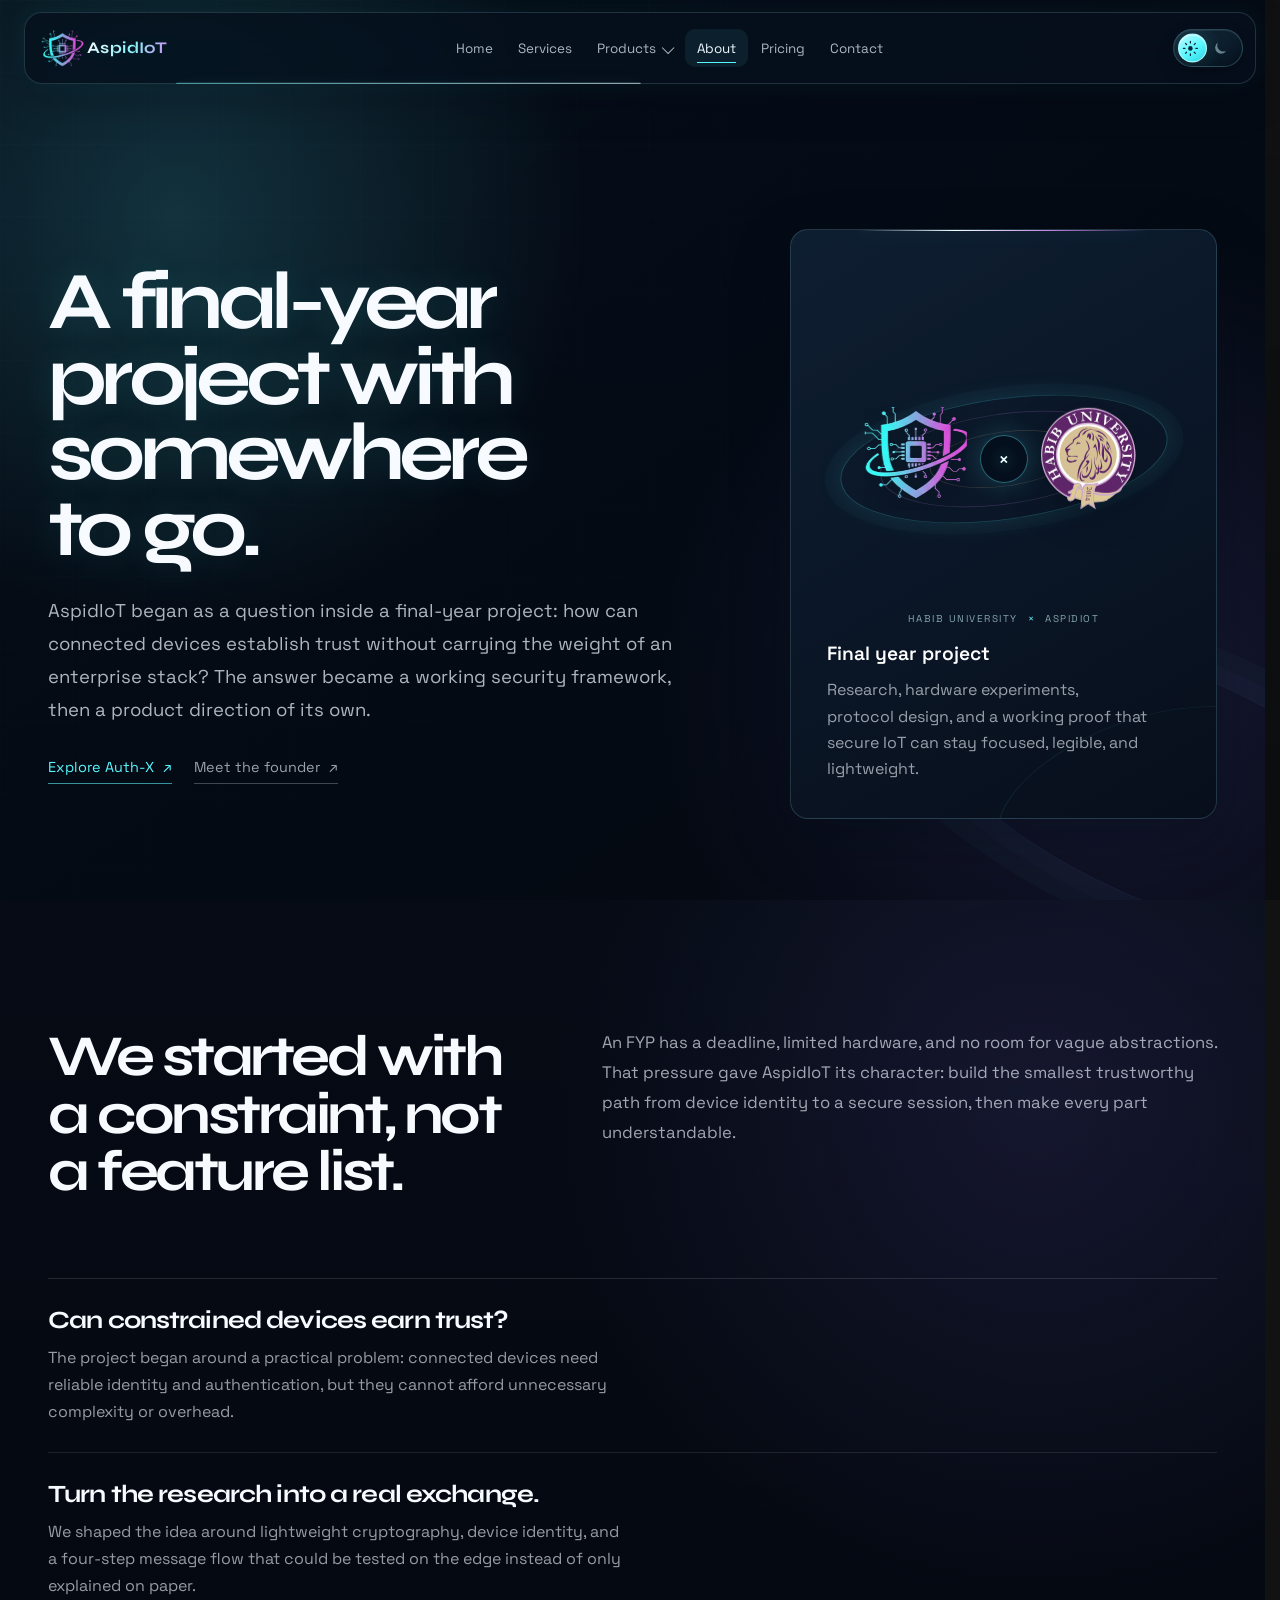
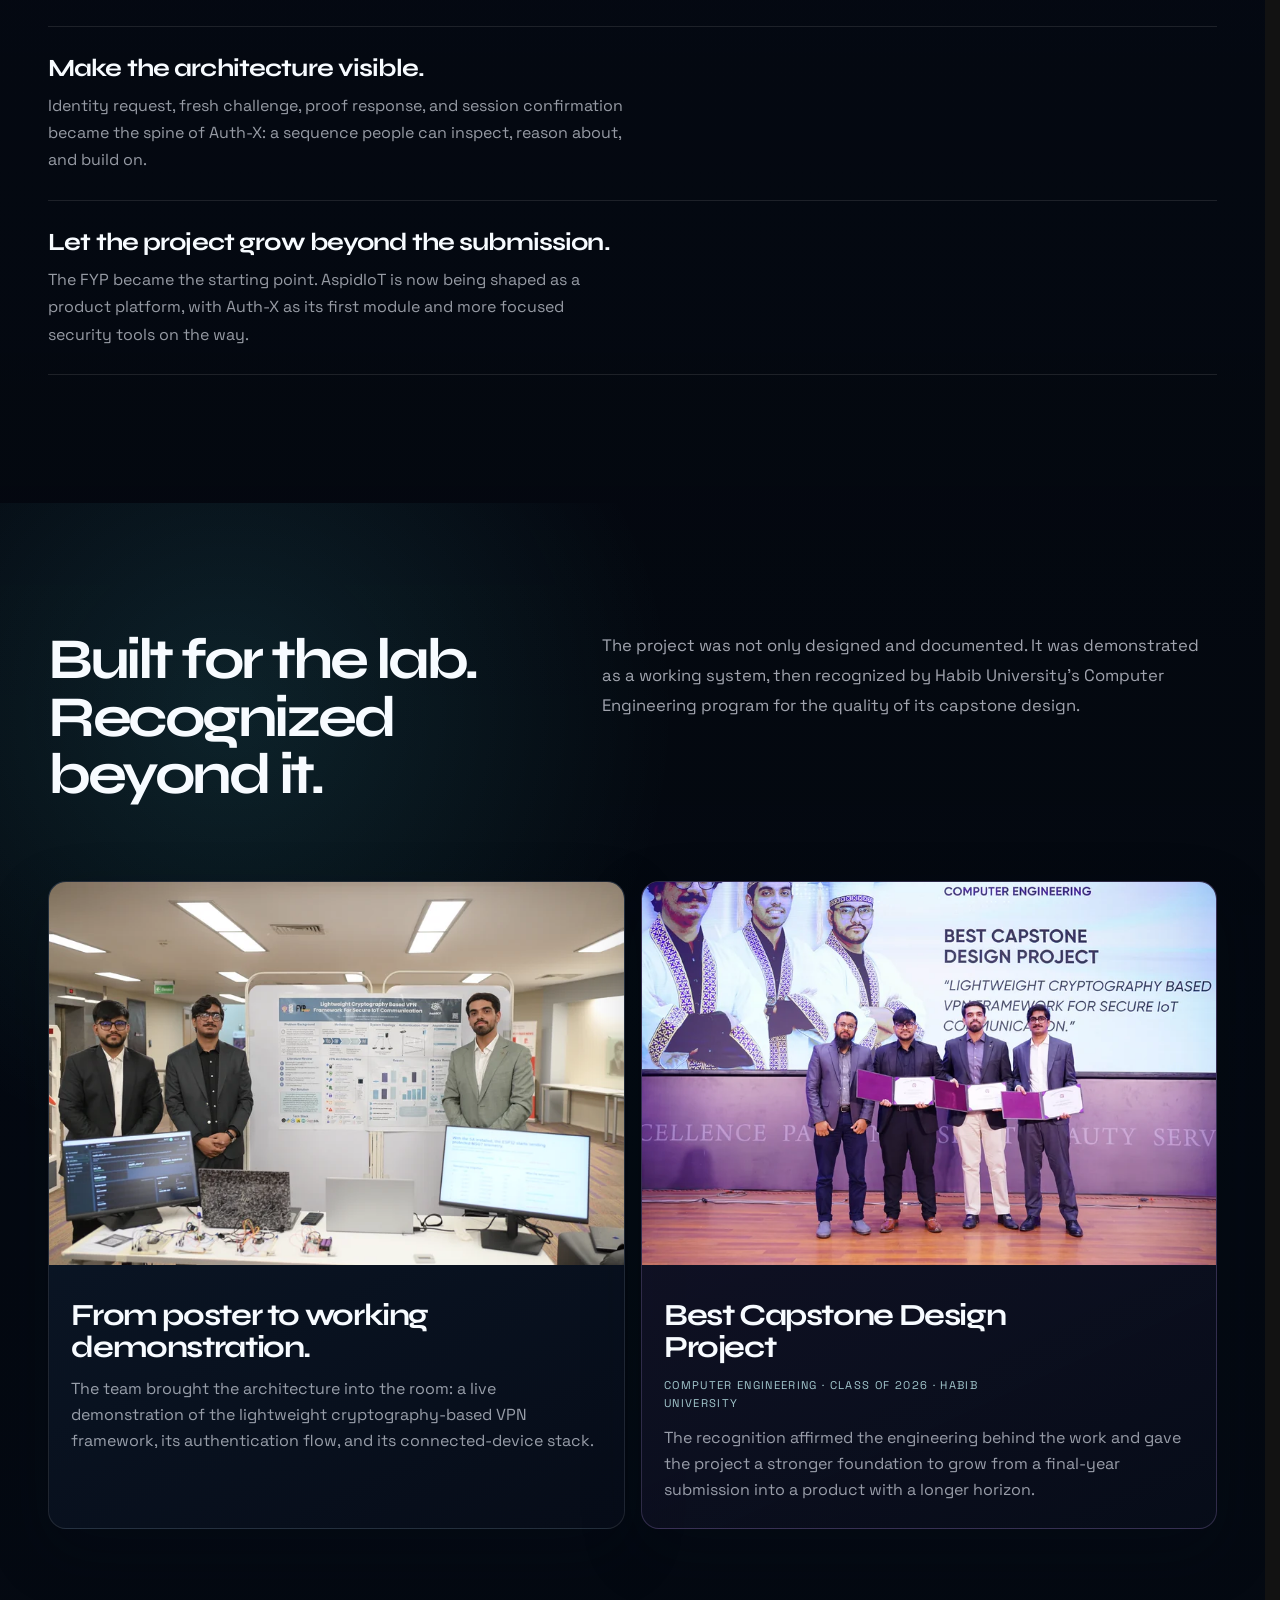
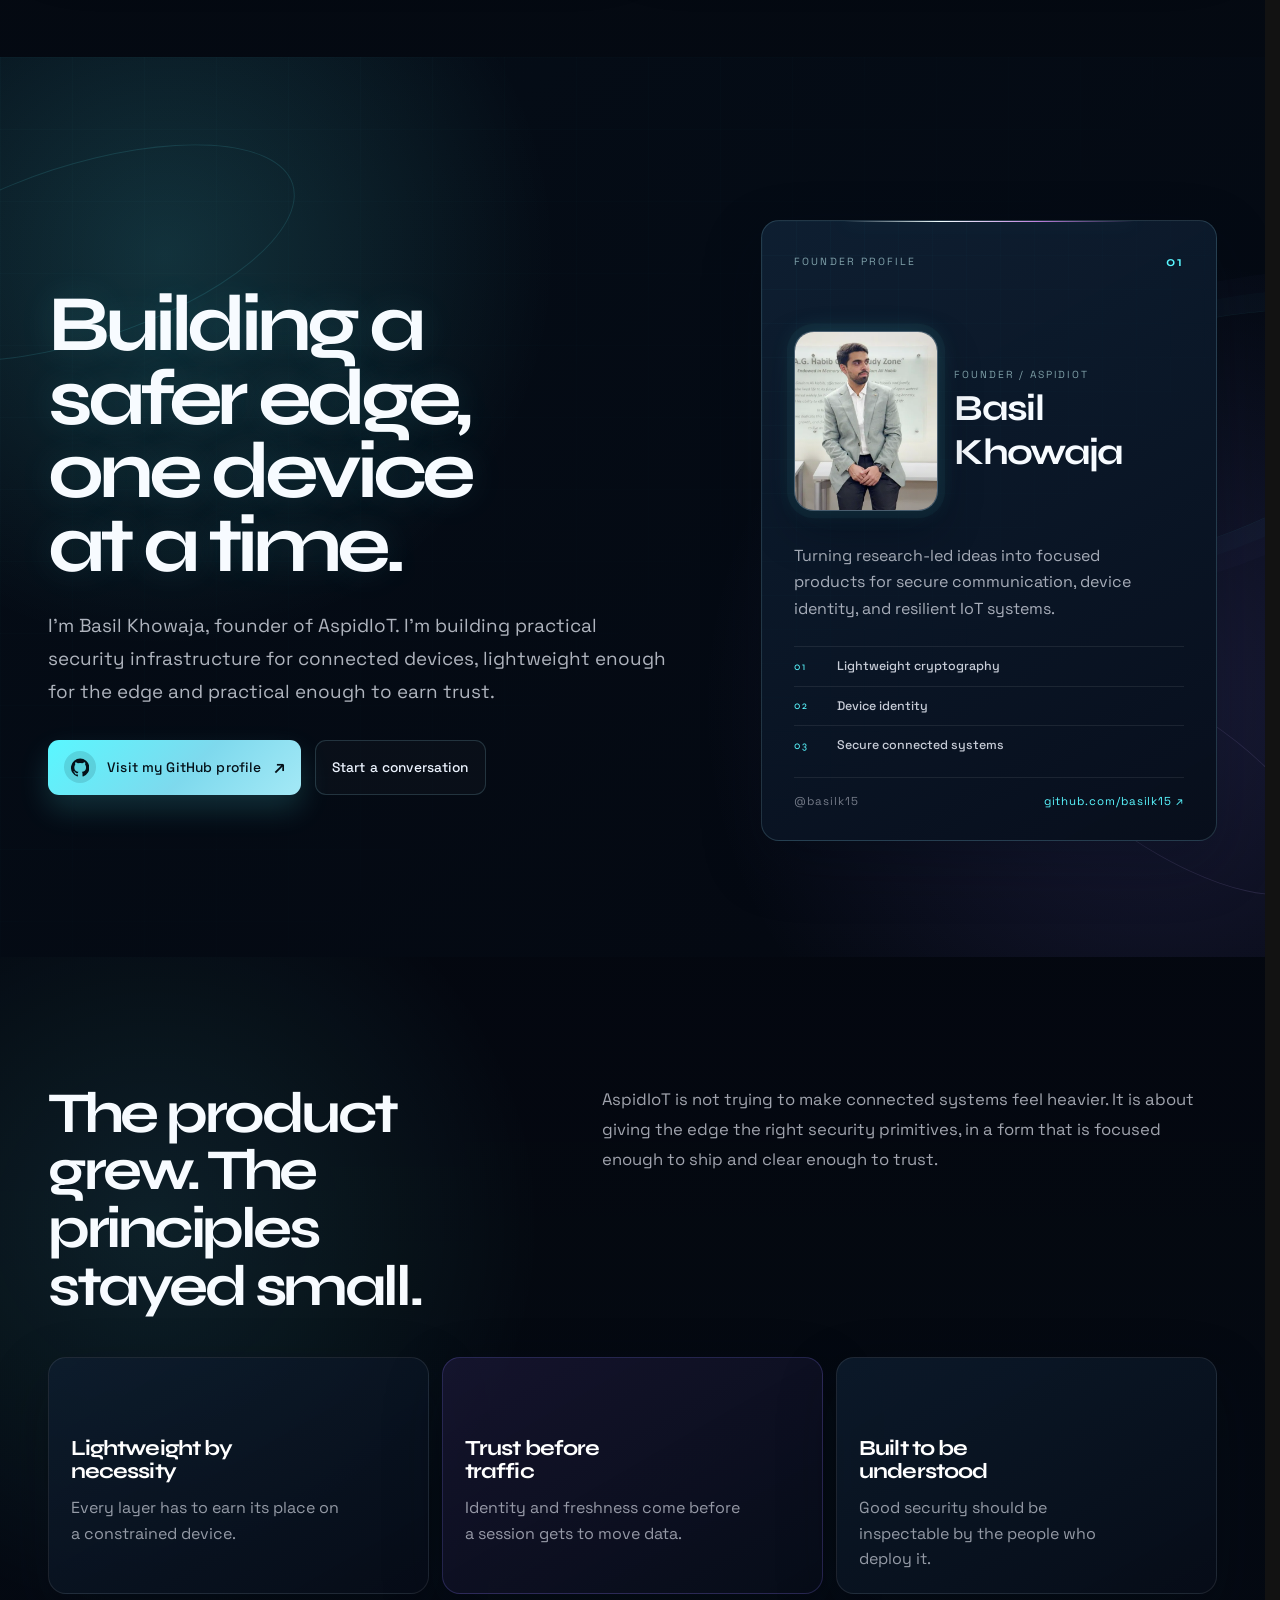
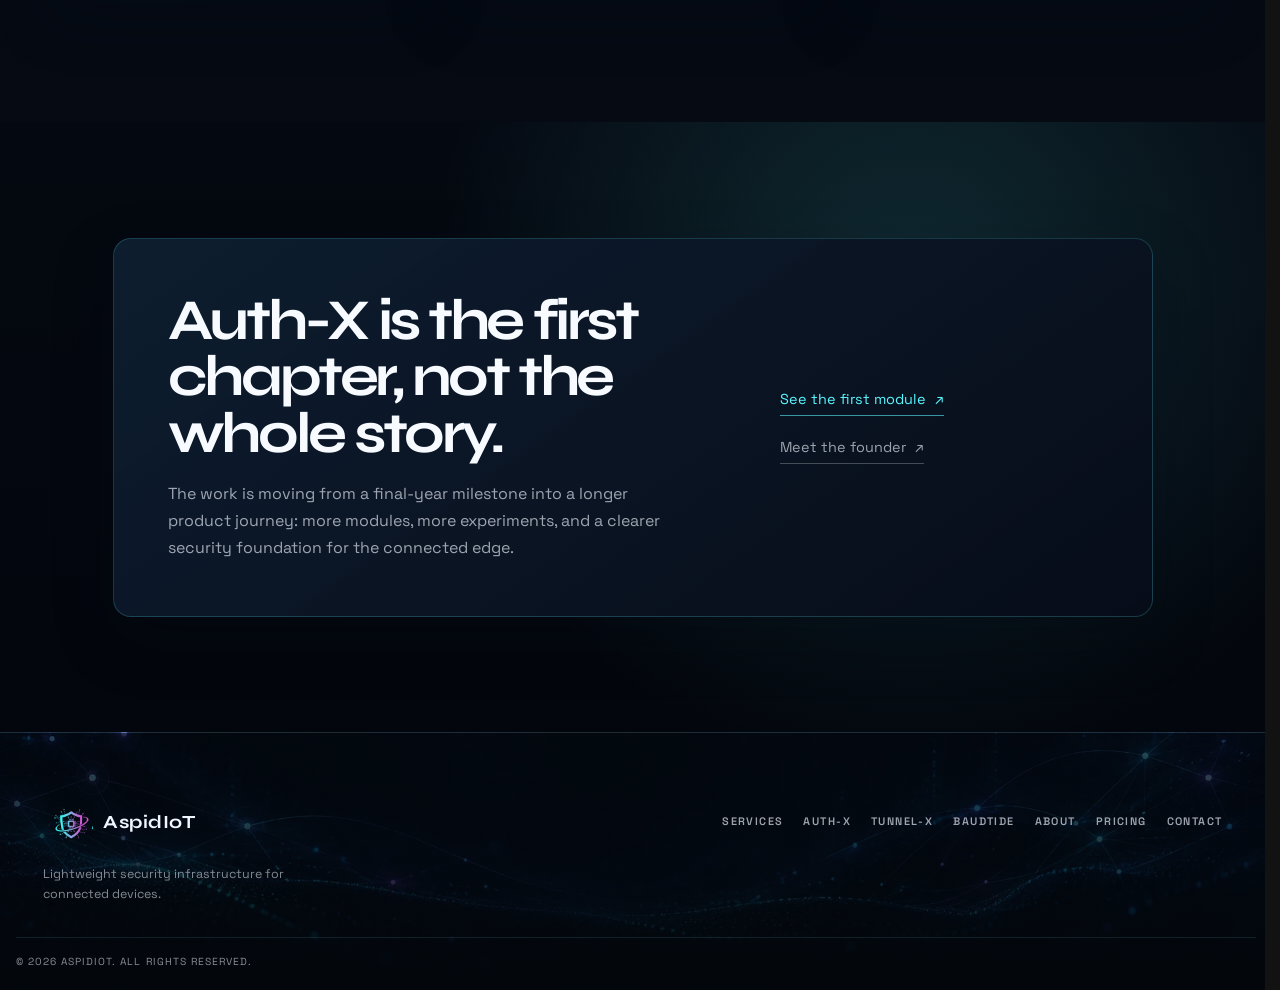
<file: about.html>
<!doctype html>
<html lang="en">
  <head>
    <meta charset="UTF-8" />
    <meta name="viewport" content="width=device-width, initial-scale=1.0" />
    <meta
      name="description"
      content="The story of AspidIoT: a final-year project that grew into a focused product direction for secure connected systems."
    />
    <title>About AspidIoT | From FYP to Product</title>
    <meta name="application-name" content="AspidIoT" />
    <meta property="og:site_name" content="AspidIoT" />
    <link rel="icon" type="image/png" sizes="512x512" href="/favicon.png" />
    <link rel="shortcut icon" href="/favicon.ico" />
    <link rel="apple-touch-icon" sizes="180x180" href="/apple-touch-icon.png" />
    <script>
      try {
        if (localStorage.getItem("aspid-theme") === "light") {
          document.documentElement.dataset.theme = "light";
        }
      } catch {}
    </script>
    <link rel="preconnect" href="https://fonts.googleapis.com" />
    <link rel="preconnect" href="https://fonts.gstatic.com" crossorigin />
    <link rel="stylesheet" href="https://fonts.googleapis.com/css2?family=Space+Grotesk:wght@400;500;600&family=Syne:wght@600;700&display=swap" />
    <link rel="stylesheet" href="styles.css?v=performance-5" />
    <link rel="stylesheet" href="theme.css?v=17" />
    <link rel="stylesheet" href="design-taste.css?v=20" />
  </head>
  <body class="about-page">
    <header class="site-header" data-header>
      <div class="nav-shell">
        <span class="nav-shell-trace" aria-hidden="true">
          <svg viewBox="0 0 0 0" focusable="false" preserveAspectRatio="none">
            <defs>
              <linearGradient id="aspidNavTraceGradient" x1="0%" y1="0%" x2="100%" y2="0%">
                <stop offset="0%" stop-color="#59f7ff" stop-opacity="0.76" />
                <stop offset="55%" stop-color="#f0ffff" />
                <stop offset="100%" stop-color="#d08aef" stop-opacity="0.94" />
              </linearGradient>
            </defs>
            <path class="nav-shell-trace-path" pathLength="100" />
          </svg>
        </span>

        <a class="brand-mark" href="index.html#home" aria-label="AspidIoT home">
          <span class="brand-logo" aria-hidden="true">
            <img src="logo.webp" alt="" width="640" height="360" decoding="async" />
          </span>
          <span class="brand-copy">
            <span class="brand-name">AspidIoT</span>
          </span>
        </a>

        <nav class="site-nav" aria-label="Primary">
          <a class="nav-link" href="index.html#home" data-nav-link>Home</a>
          <a class="nav-link" href="services.html">Services</a>

          <div class="nav-dropdown" data-dropdown>
            <button
              class="nav-link nav-dropdown-toggle"
              type="button"
              aria-expanded="false"
              aria-controls="products-menu"
              data-dropdown-toggle
            >
              <span>Products</span>
              <span class="nav-caret" aria-hidden="true"></span>
            </button>

            <div class="mega-menu product-menu" id="products-menu" data-dropdown-panel>
              <div class="product-menu-list" data-product-family-list>
                <section class="product-menu-family" data-product-family>
                  <button class="product-menu-family-toggle" type="button" aria-expanded="false" aria-controls="secure-x-products" data-product-family-toggle>
                    <span class="product-menu-family-copy"><span class="product-menu-family-name">Secure-X</span><span class="product-menu-family-detail">Identity + protected telemetry</span></span>
                    <span class="product-menu-family-caret" aria-hidden="true"></span>
                  </button>
                  <div class="product-menu-family-panel" id="secure-x-products" aria-hidden="true">
                <a class="product-menu-item" href="auth-x.html" data-product-link>
                  <span class="product-family-label">Secure-X lineup</span>
                  <span class="product-icon product-icon-auth-x" aria-hidden="true">
                    <img src="assets/auth-x-logos/auth-x-mark-v3.webp" alt="" width="64" height="64" loading="lazy" decoding="async" />
                  </span>
                  <span class="product-copy">
                    <span class="product-title-row">
                      <span class="product-name">Auth-X</span>
                    </span>
                    <span class="product-description">
                      Device identity &amp; session setup
                    </span>
                  </span>
                </a>
                    <a class="product-menu-item" href="tunnel-x.html" data-product-link>
                      <span class="product-menu-item-logo product-menu-item-logo-tunnel-x" aria-hidden="true">
                        <img src="assets/tunnel-x/tunnel-x-mark-v4.webp" alt="" width="64" height="64" loading="lazy" decoding="async" />
                      </span>
                      <span class="product-menu-item-copy">
                        <span class="product-menu-item-name">Tunnel-X</span>
                        <span class="product-menu-item-detail">Protected IoT telemetry</span>
                      </span>
                    </a>
                  </div>
                </section>
                <section class="product-menu-family" data-product-family>
                  <button class="product-menu-family-toggle" type="button" aria-expanded="false" aria-controls="datatide-products" data-product-family-toggle>
                    <span class="product-menu-family-copy"><span class="product-menu-family-name">DataTide</span><span class="product-menu-family-detail">Local telemetry tools</span></span>
                    <span class="product-menu-family-caret" aria-hidden="true"></span>
                  </button>
                  <div class="product-menu-family-panel" id="datatide-products" aria-hidden="true">
                <a class="product-menu-item" href="baudtide.html" data-product-link>
                  <span class="product-family-label">DataTide</span>
                  <span class="product-icon product-icon-baudtide" aria-hidden="true">
                    <img src="assets/baudtide/baudtide-mark.webp" alt="" width="64" height="64" loading="lazy" decoding="async" />
                  </span>
                  <span class="product-copy">
                    <span class="product-title-row">
                      <span class="product-name">BaudTide</span>
                      <span class="product-badge product-badge-open">Open source</span>
                    </span>
                    <span class="product-description">A calm, local-first serial monitor for ESP32, Arduino, and USB/TTY devices.</span>
                  </span>
                </a>
                  </div>
                </section>
              </div>
            </div>
          </div>

          <a class="nav-link is-active" href="about.html" aria-current="page">About</a>
          <a class="nav-link" href="pricing.html">Pricing</a>
          <a class="nav-link" href="contact.html">Contact</a>
       </nav>

        <div class="nav-actions">
          <button
            class="theme-toggle"
            type="button"
            data-theme-toggle
            aria-pressed="false"
            aria-label="Switch to light theme"
            title="Switch to light theme"
          >
            <span class="theme-toggle-track" aria-hidden="true">
              <span class="theme-toggle-icon theme-toggle-icon-sun">
                <svg viewBox="0 0 24 24" focusable="false">
                  <circle cx="12" cy="12" r="3.25"></circle>
                  <path d="M12 2v2.2M12 19.8V22M2 12h2.2M19.8 12H22M4.93 4.93l1.56 1.56M17.51 17.51l1.56 1.56M19.07 4.93l-1.56 1.56M6.49 17.51l-1.56 1.56"></path>
                </svg>
              </span>
              <span class="theme-toggle-icon theme-toggle-icon-moon">
                <svg viewBox="0 0 24 24" focusable="false">
                  <path d="M20.4 15.2A8.5 8.5 0 0 1 8.8 3.6 8.5 8.5 0 1 0 20.4 15.2Z"></path>
                </svg>
              </span>
              <span class="theme-toggle-thumb"></span>
            </span>
          </button>

          <button
            class="nav-toggle"
            type="button"
            aria-label="Toggle navigation"
            aria-expanded="false"
            aria-controls="mobile-menu"
            data-nav-toggle
          >
            <span></span>
            <span></span>
            <span></span>
          </button>
        </div>
      </div>

      <div class="mobile-menu" id="mobile-menu" data-mobile-menu>
        <div class="mobile-menu-inner">
          <a class="mobile-nav-link" href="index.html#home" data-mobile-link>Home</a>
          <a class="mobile-nav-link" href="services.html" data-mobile-link>Services</a>

          <div class="mobile-products">
            <button
              class="mobile-products-toggle"
              type="button"
              aria-expanded="false"
              aria-controls="mobile-products-grid"
              data-mobile-products-toggle
            >
              <span>Products</span>
              <span class="nav-caret" aria-hidden="true"></span>
            </button>

            <div class="mobile-products-grid" id="mobile-products-grid" data-mobile-products-grid>
              <div class="product-menu-list product-menu-list-mobile" data-product-family-list>
                <section class="product-menu-family" data-product-family>
                  <button class="product-menu-family-toggle" type="button" aria-expanded="false" aria-controls="mobile-secure-x-products" data-product-family-toggle>
                    <span class="product-menu-family-copy">
                      <span class="product-menu-family-name">Secure-X</span>
                      <span class="product-menu-family-detail">Identity + protected telemetry</span>
                    </span>
                    <span class="product-menu-family-caret" aria-hidden="true"></span>
                  </button>
                  <div class="product-menu-family-panel" id="mobile-secure-x-products" aria-hidden="true">
                    <a class="product-menu-item" href="auth-x.html" data-product-link data-mobile-link>
                      <span class="product-menu-item-logo product-menu-item-logo-auth-x" aria-hidden="true">
                        <img src="assets/auth-x-logos/auth-x-mark-v3.webp" alt="" width="64" height="64" loading="lazy" decoding="async" />
                      </span>
                      <span class="product-menu-item-copy">
                        <span class="product-menu-item-name">Auth-X</span>
                        <span class="product-menu-item-detail">Device identity &amp; session setup</span>
                      </span>
                    </a>
                    <a class="product-menu-item" href="tunnel-x.html" data-product-link data-mobile-link>
                      <span class="product-menu-item-logo product-menu-item-logo-tunnel-x" aria-hidden="true">
                        <img src="assets/tunnel-x/tunnel-x-mark-v4.webp" alt="" width="64" height="64" loading="lazy" decoding="async" />
                      </span>
                      <span class="product-menu-item-copy">
                        <span class="product-menu-item-name">Tunnel-X</span>
                        <span class="product-menu-item-detail">Protected IoT telemetry</span>
                      </span>
                    </a>
                  </div>
                </section>
                <section class="product-menu-family" data-product-family>
                  <button class="product-menu-family-toggle" type="button" aria-expanded="false" aria-controls="mobile-datatide-products" data-product-family-toggle>
                    <span class="product-menu-family-copy">
                      <span class="product-menu-family-name">DataTide</span>
                      <span class="product-menu-family-detail">Local telemetry tools</span>
                    </span>
                    <span class="product-menu-family-caret" aria-hidden="true"></span>
                  </button>
                  <div class="product-menu-family-panel" id="mobile-datatide-products" aria-hidden="true">
                    <a class="product-menu-item" href="baudtide.html" data-product-link data-mobile-link>
                      <span class="product-menu-item-logo product-menu-item-logo-baudtide" aria-hidden="true">
                        <img src="assets/baudtide/baudtide-mark.webp" alt="" width="64" height="64" loading="lazy" decoding="async" />
                      </span>
                      <span class="product-menu-item-copy">
                        <span class="product-menu-item-name">BaudTide <span class="product-badge product-badge-open">Open source</span></span>
                        <span class="product-menu-item-detail">Local-first serial monitoring</span>
                      </span>
                    </a>
                  </div>
                </section>
              </div>
            </div>
          </div>

          <a class="mobile-nav-link is-active" href="about.html" aria-current="page">About</a>
          <a class="mobile-nav-link" href="pricing.html" data-mobile-link>Pricing</a>
          <a class="mobile-nav-link" href="contact.html" data-mobile-link>Contact</a>
        </div>
      </div>
    </header>

    <main>
      <section class="about-lore-hero" id="about" aria-labelledby="about-title">
        <span class="about-lore-orbit about-lore-orbit-one" aria-hidden="true"></span>
        <span class="about-lore-orbit about-lore-orbit-two" aria-hidden="true"></span>

        <div class="about-lore-shell">
          <div class="about-lore-intro reveal">
            <h1 id="about-title" class="about-lore-title">
              A final-year project with somewhere to go.
            </h1>
            <p class="about-lore-lede">
              AspidIoT began as a question inside a final-year project: how can connected devices
              establish trust without carrying the weight of an enterprise stack? The answer became
              a working security framework, then a product direction of its own.
            </p>

            <div class="about-lore-links">
              <a class="about-lore-link" href="auth-x.html">
                <span>Explore Auth-X</span>
                <span aria-hidden="true">↗</span>
              </a>
              <a class="about-lore-link about-lore-link-muted" href="#founder">
                <span>Meet the founder</span>
                <span aria-hidden="true">↗</span>
              </a>
            </div>
          </div>

          <aside class="about-origin-card reveal" data-delay="120" aria-label="AspidIoT project origin">
            <div class="about-origin-identity" role="img" aria-label="Habib University and AspidIoT">
              <div class="about-origin-orbit" aria-hidden="true"></div>
              <div class="about-origin-logo about-origin-logo-habib">
                <img src="assets/brand/habib-university.svg" alt="Habib University seal" loading="lazy" decoding="async" />
              </div>
              <span class="about-origin-cross" aria-hidden="true">×</span>
              <div class="about-origin-logo about-origin-logo-aspid">
                <img src="logo.webp" alt="AspidIoT shield mark" loading="lazy" decoding="async" />
              </div>
              <p class="about-origin-identity-label">Habib University <span aria-hidden="true">×</span> AspidIoT</p>
            </div>
            <p class="about-origin-title">Final year project</p>
            <p class="about-origin-copy">
              Research, hardware experiments, protocol design, and a working proof that secure IoT
              can stay focused, legible, and lightweight.
            </p>
          </aside>
        </div>
      </section>

      <section class="about-story-section" id="origin" aria-labelledby="origin-title">
        <div class="about-content-shell">
          <div class="about-story-heading reveal">
            <div>
              <h2 id="origin-title" class="about-section-title">We started with a constraint, not a feature list.</h2>
            </div>
            <p class="about-section-summary">
              An FYP has a deadline, limited hardware, and no room for vague abstractions. That pressure
              gave AspidIoT its character: build the smallest trustworthy path from device identity to a
              secure session, then make every part understandable.
            </p>
          </div>

          <div class="about-story-list">
            <article class="about-story-row reveal">
              <div class="about-story-copy">
                <h3>Can constrained devices earn trust?</h3>
                <p>
                  The project began around a practical problem: connected devices need reliable identity
                  and authentication, but they cannot afford unnecessary complexity or overhead.
                </p>
              </div>
            </article>

            <article class="about-story-row reveal" data-delay="80">
              <div class="about-story-copy">
                <h3>Turn the research into a real exchange.</h3>
                <p>
                  We shaped the idea around lightweight cryptography, device identity, and a four-step
                  message flow that could be tested on the edge instead of only explained on paper.
                </p>
              </div>
            </article>

            <article class="about-story-row reveal" data-delay="160">
              <div class="about-story-copy">
                <h3>Make the architecture visible.</h3>
                <p>
                  Identity request, fresh challenge, proof response, and session confirmation became the
                  spine of Auth-X: a sequence people can inspect, reason about, and build on.
                </p>
              </div>
            </article>

            <article class="about-story-row reveal" data-delay="240">
              <div class="about-story-copy">
                <h3>Let the project grow beyond the submission.</h3>
                <p>
                  The FYP became the starting point. AspidIoT is now being shaped as a product platform,
                  with Auth-X as its first module and more focused security tools on the way.
                </p>
              </div>
            </article>
          </div>
        </div>
      </section>

      <section class="about-evidence-section" id="evidence" aria-labelledby="evidence-title">
        <div class="about-content-shell">
          <div class="about-story-heading about-evidence-heading reveal">
            <div>
              <h2 id="evidence-title" class="about-section-title">Built for the lab. Recognized beyond it.</h2>
            </div>
            <p class="about-section-summary">
              The project was not only designed and documented. It was demonstrated as a working system,
              then recognized by Habib University’s Computer Engineering program for the quality of its capstone design.
            </p>
          </div>

          <div class="about-evidence-grid">
            <figure class="about-evidence-card about-evidence-card-featured reveal">
              <div class="about-evidence-image">
                <picture>
                  <source
                    type="image/webp"
                    srcset="about-project-showcase-800.webp 800w, about-project-showcase-1600.webp 1600w"
                    sizes="(max-width: 700px) calc(100vw - 2rem), 570px"
                  />
                  <img
                    src="about-project-showcase-1600.jpg"
                    alt="AspidIoT team presenting a lightweight cryptography-based VPN framework for secure IoT communication."
                    width="1600"
                    height="1064"
                    loading="lazy"
                    decoding="async"
                  />
                </picture>
              </div>
              <figcaption>
                <h3>From poster to working demonstration.</h3>
                <p>
                  The team brought the architecture into the room: a live demonstration of the lightweight
                  cryptography-based VPN framework, its authentication flow, and its connected-device stack.
                </p>
              </figcaption>
            </figure>

            <figure class="about-evidence-card about-evidence-card-award reveal" data-delay="120">
              <div class="about-evidence-image">
                <picture>
                  <source
                    type="image/webp"
                    srcset="about-capstone-award-800.webp 800w, about-capstone-award-1600.webp 1600w"
                    sizes="(max-width: 700px) calc(100vw - 2rem), 570px"
                  />
                  <img
                    src="about-capstone-award-1600.jpg"
                    alt="AspidIoT team receiving recognition for Best Capstone Design Project in Computer Engineering."
                    width="1600"
                    height="1066"
                    loading="lazy"
                    decoding="async"
                  />
                </picture>
              </div>
              <figcaption>
                <h3>Best Capstone Design Project</h3>
                <p class="about-evidence-meta">Computer Engineering · Class of 2026 · Habib University</p>
                <p>
                  The recognition affirmed the engineering behind the work and gave the project a stronger
                  foundation to grow from a final-year submission into a product with a longer horizon.
                </p>
              </figcaption>
            </figure>
          </div>
        </div>
      </section>

      <section class="founder-contact-hero about-founder-section" id="founder" aria-labelledby="founder-title">
        <span class="founder-contact-orbit founder-contact-orbit-one" aria-hidden="true"></span>
        <span class="founder-contact-orbit founder-contact-orbit-two" aria-hidden="true"></span>

        <div class="founder-contact-shell">
          <div class="founder-contact-intro reveal">
            <h2 id="founder-title" class="founder-contact-title">
              Building a safer edge, one device at a time.
            </h2>
            <p class="founder-contact-lede">
              I’m Basil Khowaja, founder of AspidIoT. I’m building practical security infrastructure
              for connected devices, lightweight enough for the edge and practical enough to earn trust.
            </p>

            <div class="founder-contact-actions">
              <a
                class="button-link button-link-primary founder-github-button"
                href="https://github.com/basilk15"
                target="_blank"
                rel="noopener noreferrer"
              >
                <span class="founder-github-icon" aria-hidden="true">
                  <svg viewBox="0 0 24 24" focusable="false">
                    <path d="M12 .7a12 12 0 0 0-3.79 23.39c.6.11.82-.26.82-.58v-2.05c-3.34.73-4.04-1.61-4.04-1.61-.55-1.39-1.34-1.76-1.34-1.76-1.09-.75.08-.74.08-.74 1.2.08 1.84 1.23 1.84 1.23 1.07 1.83 2.8 1.3 3.48.99.11-.78.42-1.3.76-1.6-2.66-.3-5.46-1.33-5.46-5.93 0-1.31.47-2.38 1.23-3.22-.12-.3-.53-1.52.12-3.17 0 0 1-.32 3.3 1.23a11.4 11.4 0 0 1 6 0c2.29-1.55 3.3-1.23 3.3-1.23.65 1.65.24 2.87.12 3.17.77.84 1.23 1.91 1.23 3.22 0 4.61-2.8 5.62-5.47 5.92.43.37.81 1.1.81 2.22v3.29c0 .32.22.69.83.57A12 12 0 0 0 12 .7Z" />
                  </svg>
                </span>
                <span>Visit my GitHub profile</span>
                <span class="founder-button-arrow" aria-hidden="true">↗</span>
              </a>
              <a class="button-link button-link-muted" href="contact.html">Start a conversation</a>
            </div>

          </div>

          <article class="founder-profile-card reveal" data-delay="120">
            <div class="founder-profile-grid" aria-hidden="true"></div>
            <div class="founder-profile-head">
              <span>Founder profile</span>
              <strong>01</strong>
            </div>

            <div class="founder-profile-person">
              <div class="founder-avatar">
                <img src="founder-basil.webp" alt="Basil Khowaja, founder of AspidIoT" loading="lazy" decoding="async" />
              </div>
              <div>
                <p class="founder-profile-role">Founder / AspidIoT</p>
                <h3>Basil Khowaja</h3>
              </div>
            </div>

            <p class="founder-profile-copy">
              Turning research-led ideas into focused products for secure communication, device
              identity, and resilient IoT systems.
            </p>

            <div class="founder-focus-list" aria-label="Founder focus areas">
              <div><span>01</span><strong>Lightweight cryptography</strong></div>
              <div><span>02</span><strong>Device identity</strong></div>
              <div><span>03</span><strong>Secure connected systems</strong></div>
            </div>

            <div class="founder-profile-footer">
              <span>@basilk15</span>
              <a href="https://github.com/basilk15" target="_blank" rel="noopener noreferrer">
                github.com/basilk15 <span aria-hidden="true">↗</span>
              </a>
            </div>
          </article>
        </div>
      </section>

      <section class="about-principles-section" id="approach" aria-labelledby="approach-title">
        <div class="about-content-shell">
          <div class="about-story-heading about-principles-heading reveal">
            <div>
              <h2 id="approach-title" class="about-section-title">The product grew. The principles stayed small.</h2>
            </div>
            <p class="about-section-summary">
              AspidIoT is not trying to make connected systems feel heavier. It is about giving the edge
              the right security primitives, in a form that is focused enough to ship and clear enough to trust.
            </p>
          </div>

          <div class="about-principles-grid">
            <article class="about-principle-card reveal">
              <h3>Lightweight by necessity</h3>
              <p>Every layer has to earn its place on a constrained device.</p>
            </article>
            <article class="about-principle-card reveal" data-delay="80">
              <h3>Trust before traffic</h3>
              <p>Identity and freshness come before a session gets to move data.</p>
            </article>
            <article class="about-principle-card reveal" data-delay="160">
              <h3>Built to be understood</h3>
              <p>Good security should be inspectable by the people who deploy it.</p>
            </article>
          </div>
        </div>
      </section>

      <section class="about-next-section" id="next" aria-labelledby="next-title">
        <div class="about-next-card reveal">
          <div>
            <h2 id="next-title" class="about-next-title">Auth-X is the first chapter, not the whole story.</h2>
            <p class="about-next-copy">
              The work is moving from a final-year milestone into a longer product journey: more modules,
              more experiments, and a clearer security foundation for the connected edge.
            </p>
          </div>
          <div class="about-next-links">
            <a class="about-lore-link" href="auth-x.html">
              <span>See the first module</span>
              <span aria-hidden="true">↗</span>
            </a>
            <a class="about-lore-link about-lore-link-muted" href="#founder">
              <span>Meet the founder</span>
              <span aria-hidden="true">↗</span>
            </a>
          </div>
        </div>
      </section>
    </main>

    <footer class="site-footer">
      <div class="site-footer-shell">
        <div class="site-footer-branding">
          <a class="site-footer-brand" href="index.html#home" aria-label="AspidIoT home">
            <span class="site-footer-brand-mark" aria-hidden="true"></span>
            <span>AspidIoT</span>
          </a>
          <p>Lightweight security infrastructure for connected devices.</p>
        </div>
        <nav class="site-footer-nav" aria-label="Footer">
          <a href="services.html">Services</a>
          <a href="auth-x.html">Auth-X</a>
          <a href="tunnel-x.html">Tunnel-X</a>
          <a href="baudtide.html">BaudTide</a>
          <a href="about.html">About</a>
          <a href="pricing.html">Pricing</a>
          <a href="contact.html">Contact</a>
        </nav>
      </div>
      <div class="site-footer-meta">
        <p>© 2026 AspidIoT. All rights reserved.</p>
      </div>
    </footer>

    <script src="theme.js?v=2"></script>
    <script src="script.js?v=performance-6"></script>
  </body>
</html>
</file>
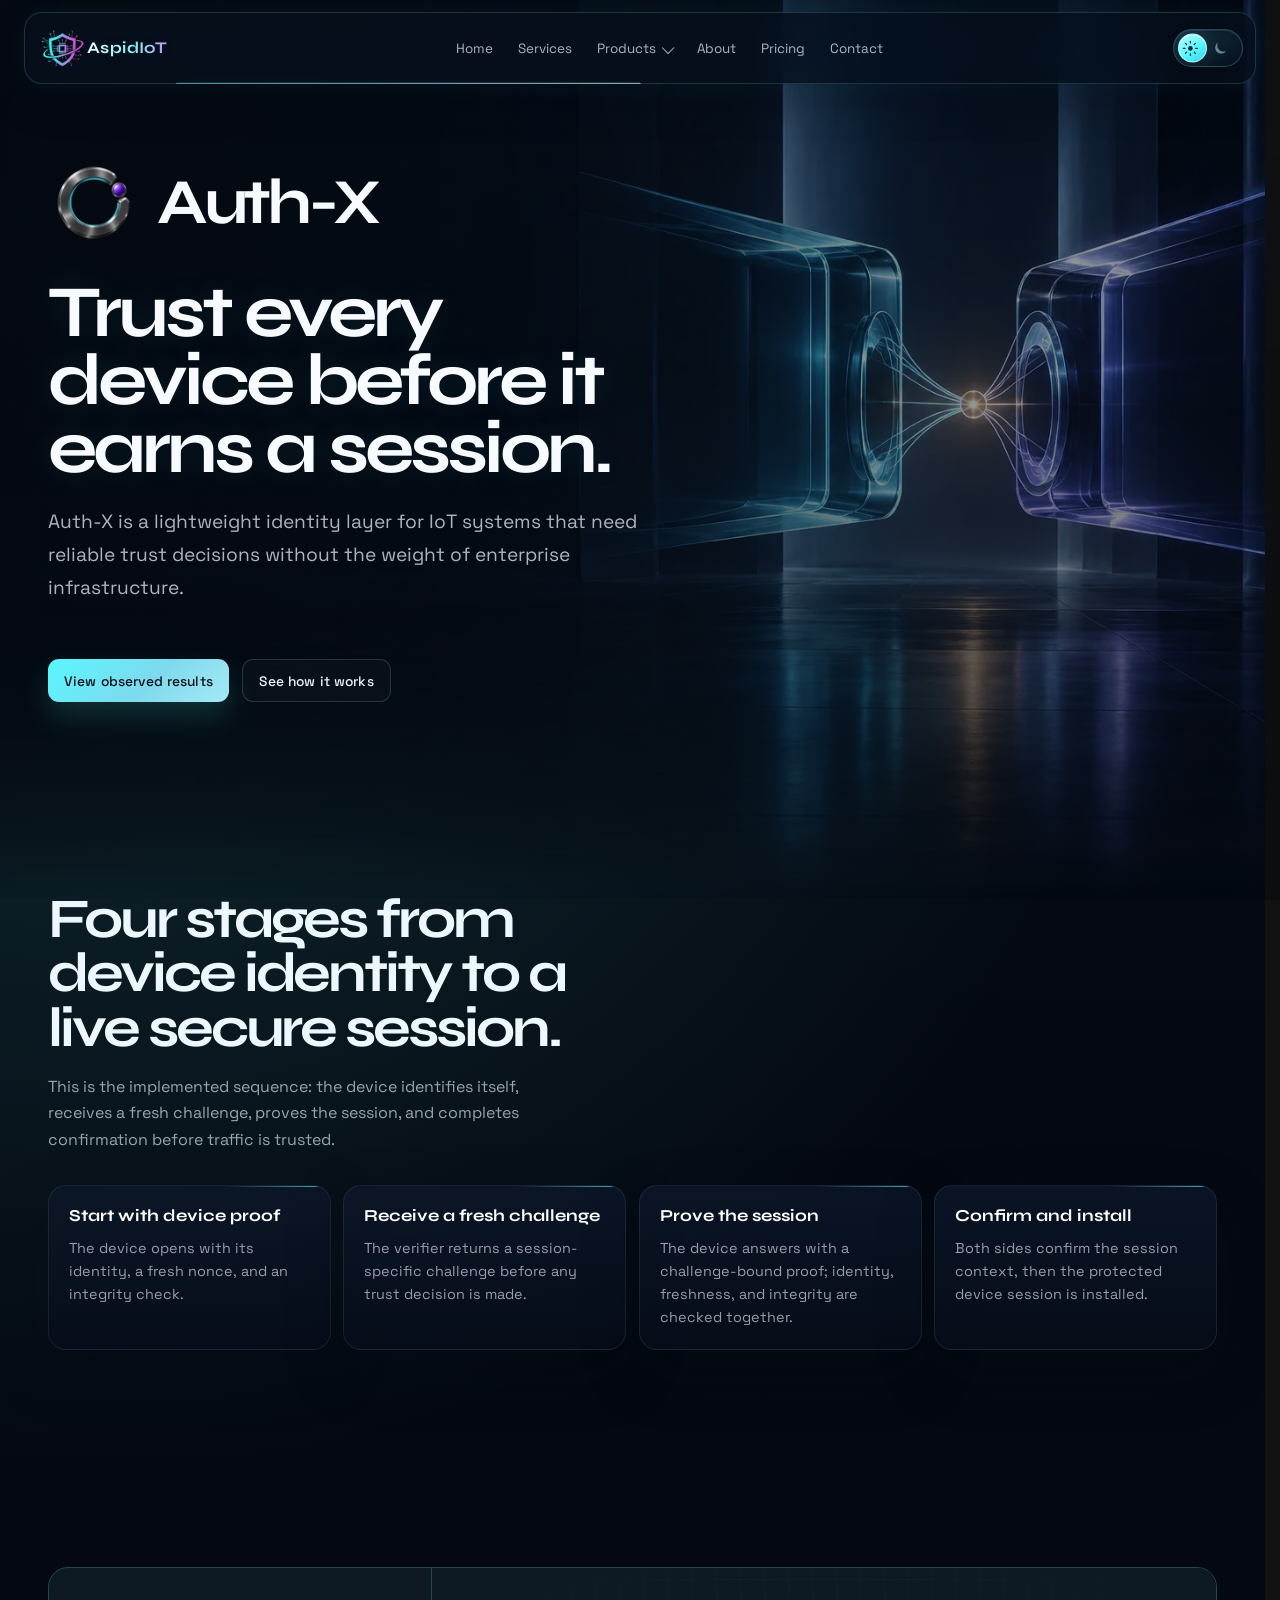
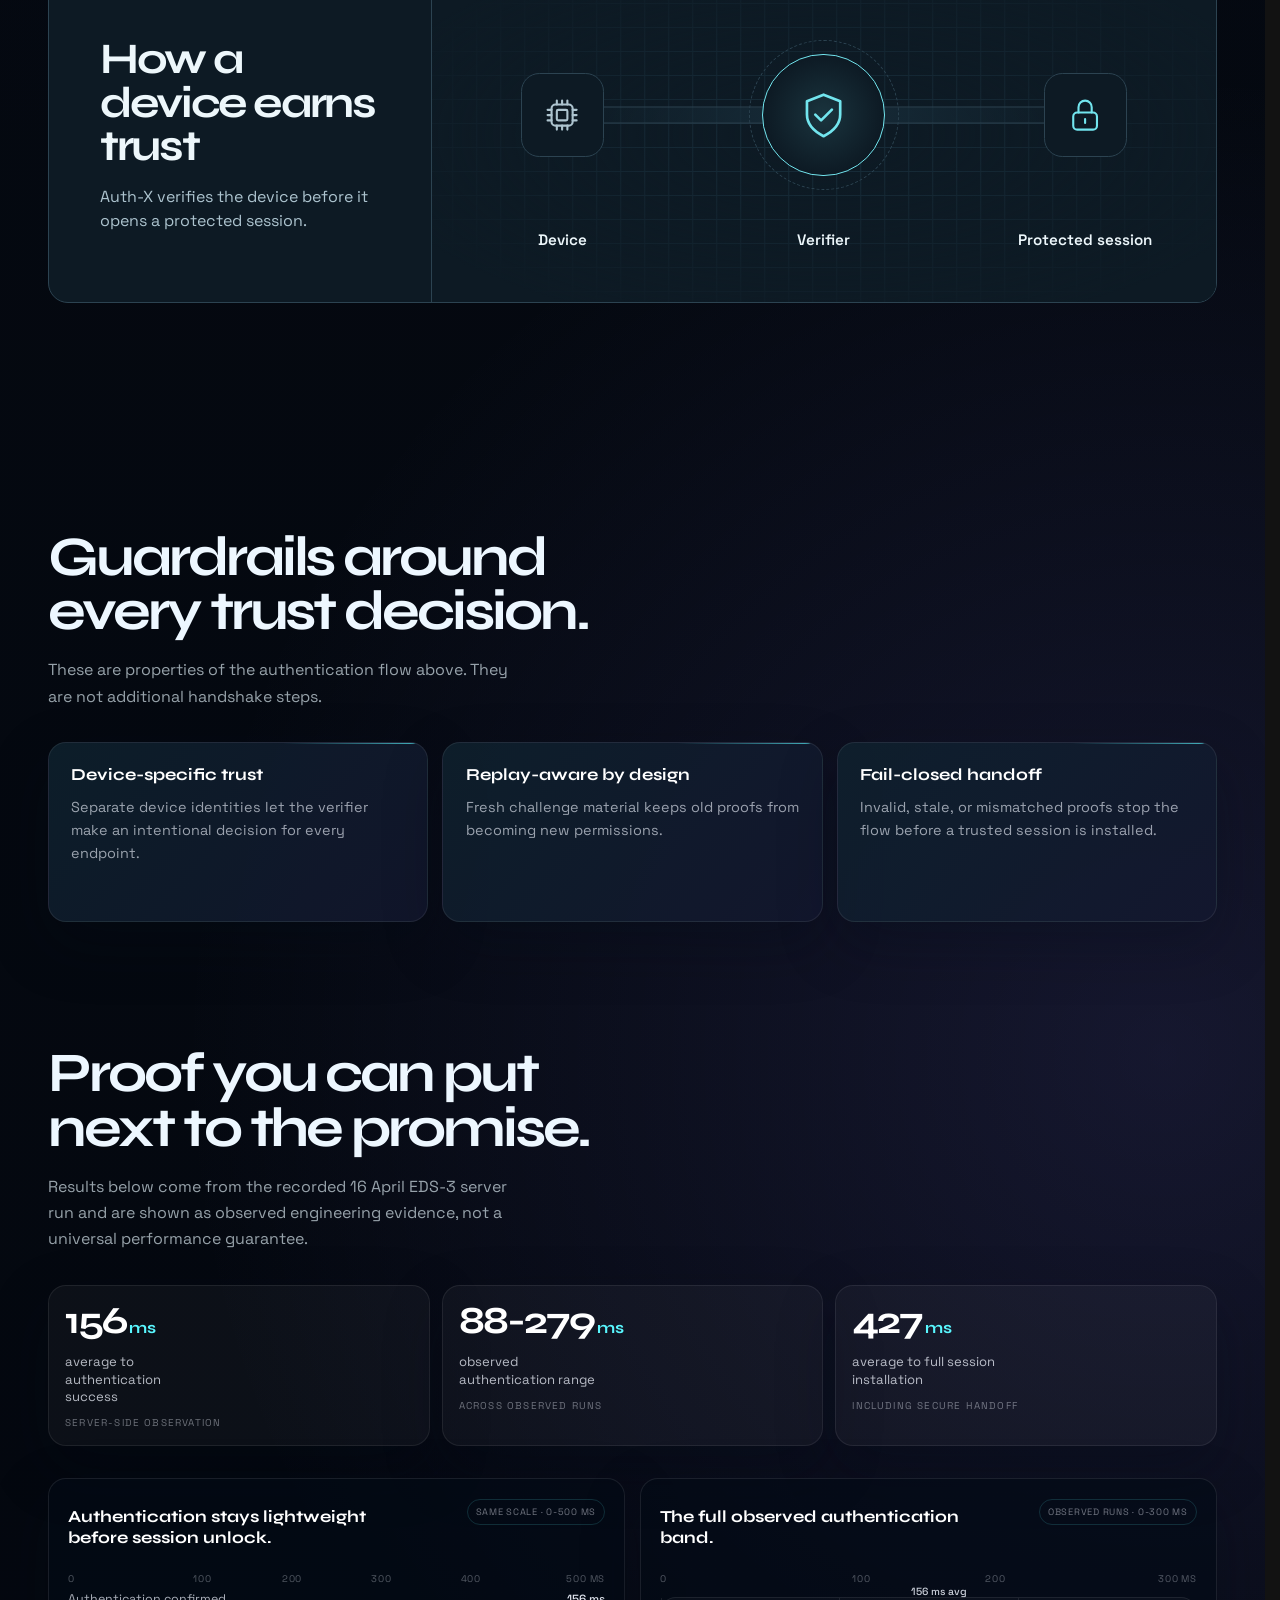
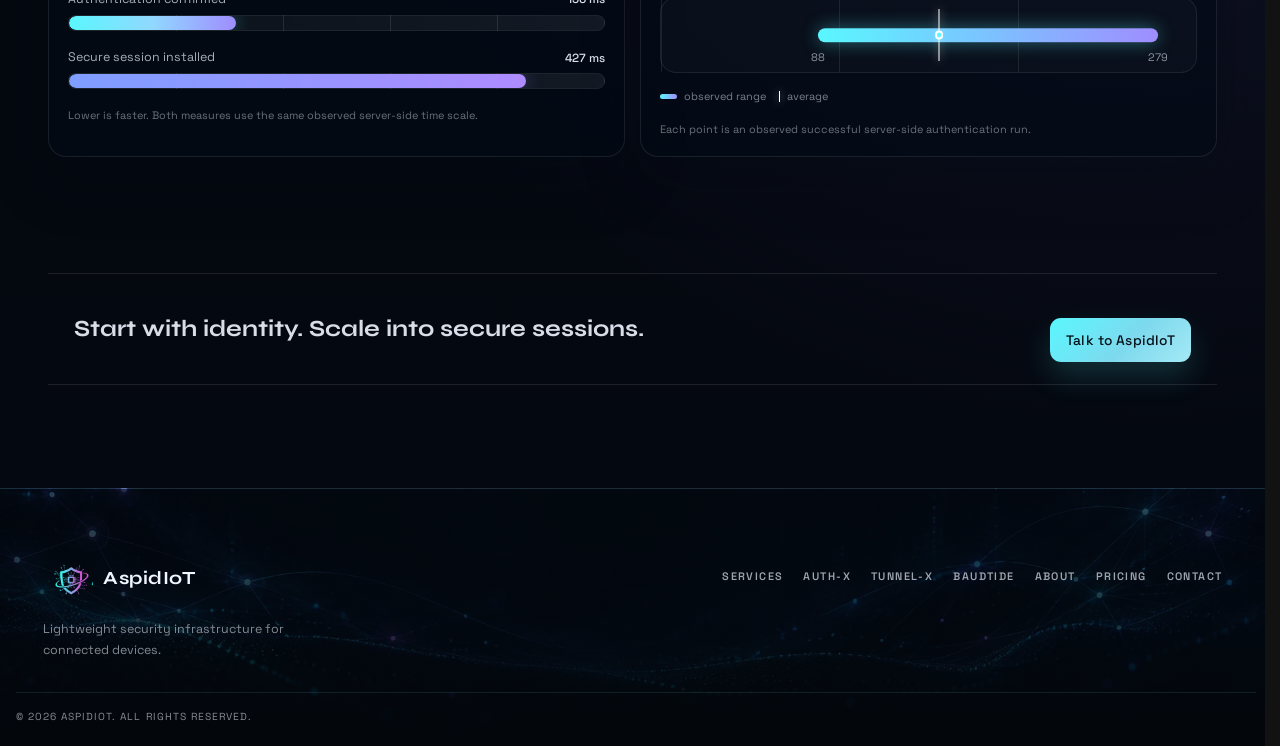
<file: auth-x.html>
<!doctype html>
<html lang="en">
  <head>
    <meta charset="UTF-8" />
    <meta name="viewport" content="width=device-width, initial-scale=1.0" />
    <meta
      name="description"
      content="Auth-X is AspidIoT's lightweight device-authentication layer for trusted IoT sessions."
    />
    <title>Auth-X | Lightweight Device Authentication | AspidIoT</title>
    <meta name="application-name" content="AspidIoT" />
    <meta property="og:site_name" content="AspidIoT" />
    <link rel="icon" type="image/png" sizes="512x512" href="/favicon.png" />
    <link rel="shortcut icon" href="/favicon.ico" />
    <link rel="apple-touch-icon" sizes="180x180" href="/apple-touch-icon.png" />
    <script>
      try {
        if (localStorage.getItem("aspid-theme") === "light") {
          document.documentElement.dataset.theme = "light";
        }
      } catch {}
    </script>
    <link rel="preconnect" href="https://fonts.googleapis.com" />
    <link rel="preconnect" href="https://fonts.gstatic.com" crossorigin />
    <link rel="stylesheet" href="https://fonts.googleapis.com/css2?family=Space+Grotesk:wght@400;500;600&family=Syne:wght@600;700&display=swap" />
    <link rel="stylesheet" href="styles.css?v=performance-5" />
    <link rel="stylesheet" href="auth-x-primitives.css?v=session-2" />
    <link rel="stylesheet" href="theme.css?v=17" />
    <link rel="stylesheet" href="design-taste.css?v=20" />
    <link rel="stylesheet" href="auth-x-hero.css?v=6" />
    <link rel="preload" as="image" type="image/webp" href="assets/auth-x/auth-x-hero-800.webp" media="(max-width: 600px)" fetchpriority="high" />
    <link rel="preload" as="image" type="image/webp" href="assets/auth-x/auth-x-hero.webp" media="(width > 600px)" fetchpriority="high" />
  </head>
  <body class="auth-x-page">
    <header class="site-header" data-header>
      <div class="nav-shell">
        <span class="nav-shell-trace" aria-hidden="true">
          <svg viewBox="0 0 0 0" focusable="false" preserveAspectRatio="none">
            <defs>
              <linearGradient id="aspidNavTraceGradient" x1="0%" y1="0%" x2="100%" y2="0%">
                <stop offset="0%" stop-color="#59f7ff" stop-opacity="0.76" />
                <stop offset="55%" stop-color="#f0ffff" />
                <stop offset="100%" stop-color="#d08aef" stop-opacity="0.94" />
              </linearGradient>
            </defs>
            <path class="nav-shell-trace-path" pathLength="100" />
          </svg>
        </span>

        <a class="brand-mark" href="index.html#home" aria-label="AspidIoT home">
          <span class="brand-logo" aria-hidden="true">
            <img src="logo.webp" alt="" width="640" height="360" decoding="async" />
          </span>
          <span class="brand-copy">
            <span class="brand-name">AspidIoT</span>
          </span>
        </a>

        <nav class="site-nav" aria-label="Primary">
          <a class="nav-link" href="index.html#home" data-nav-link>Home</a>
          <a class="nav-link" href="services.html">Services</a>

          <div class="nav-dropdown" data-dropdown>
            <button
              class="nav-link nav-dropdown-toggle"
              type="button"
              aria-expanded="false"
              aria-controls="products-menu"
              data-dropdown-toggle
            >
              <span>Products</span>
              <span class="nav-caret" aria-hidden="true"></span>
            </button>

            <div class="mega-menu product-menu" id="products-menu" data-dropdown-panel>
              <div class="product-menu-list" data-product-family-list>
                <section class="product-menu-family" data-product-family>
                  <button class="product-menu-family-toggle" type="button" aria-expanded="false" aria-controls="secure-x-products" data-product-family-toggle>
                    <span class="product-menu-family-copy"><span class="product-menu-family-name">Secure-X</span><span class="product-menu-family-detail">Identity + protected telemetry</span></span>
                    <span class="product-menu-family-caret" aria-hidden="true"></span>
                  </button>
                  <div class="product-menu-family-panel" id="secure-x-products" aria-hidden="true">
                <a class="product-menu-item" href="auth-x.html" data-product-link aria-current="page">
                  <span class="product-family-label">Secure-X lineup</span>
                  <span class="product-icon product-icon-auth-x" aria-hidden="true">
                    <img src="assets/auth-x-logos/auth-x-mark-v3.webp" alt="" width="64" height="64" loading="lazy" decoding="async" />
                  </span>
                  <span class="product-copy">
                    <span class="product-title-row">
                      <span class="product-name">Auth-X</span>
                    </span>
                    <span class="product-description">
                      Device identity &amp; session setup
                    </span>
                  </span>
                </a>
                    <a class="product-menu-item" href="tunnel-x.html" data-product-link>
                      <span class="product-menu-item-logo product-menu-item-logo-tunnel-x" aria-hidden="true">
                        <img src="assets/tunnel-x/tunnel-x-mark-v4.webp" alt="" width="64" height="64" loading="lazy" decoding="async" />
                      </span>
                      <span class="product-menu-item-copy">
                        <span class="product-menu-item-name">Tunnel-X</span>
                        <span class="product-menu-item-detail">Protected IoT telemetry</span>
                      </span>
                    </a>
                  </div>
                </section>
                <section class="product-menu-family" data-product-family>
                  <button class="product-menu-family-toggle" type="button" aria-expanded="false" aria-controls="datatide-products" data-product-family-toggle>
                    <span class="product-menu-family-copy"><span class="product-menu-family-name">DataTide</span><span class="product-menu-family-detail">Local telemetry tools</span></span>
                    <span class="product-menu-family-caret" aria-hidden="true"></span>
                  </button>
                  <div class="product-menu-family-panel" id="datatide-products" aria-hidden="true">
                <a class="product-menu-item" href="baudtide.html" data-product-link>
                  <span class="product-family-label">DataTide</span>
                  <span class="product-icon product-icon-baudtide" aria-hidden="true">
                    <img src="assets/baudtide/baudtide-mark.webp" alt="" width="64" height="64" loading="lazy" decoding="async" />
                  </span>
                  <span class="product-copy">
                    <span class="product-title-row">
                      <span class="product-name">BaudTide</span>
                      <span class="product-badge product-badge-open">Open source</span>
                    </span>
                    <span class="product-description">A calm, local-first serial monitor for ESP32, Arduino, and USB/TTY devices.</span>
                  </span>
                </a>
                  </div>
                </section>
              </div>
            </div>
          </div>

          <a class="nav-link" href="about.html">About</a>
          <a class="nav-link" href="pricing.html">Pricing</a>
          <a class="nav-link" href="contact.html">Contact</a>
       </nav>

        <div class="nav-actions">
          <button
            class="theme-toggle"
            type="button"
            data-theme-toggle
            aria-pressed="false"
            aria-label="Switch to light theme"
            title="Switch to light theme"
          >
            <span class="theme-toggle-track" aria-hidden="true">
              <span class="theme-toggle-icon theme-toggle-icon-sun">
                <svg viewBox="0 0 24 24" focusable="false">
                  <circle cx="12" cy="12" r="3.25"></circle>
                  <path d="M12 2v2.2M12 19.8V22M2 12h2.2M19.8 12H22M4.93 4.93l1.56 1.56M17.51 17.51l1.56 1.56M19.07 4.93l-1.56 1.56M6.49 17.51l-1.56 1.56"></path>
                </svg>
              </span>
              <span class="theme-toggle-icon theme-toggle-icon-moon">
                <svg viewBox="0 0 24 24" focusable="false">
                  <path d="M20.4 15.2A8.5 8.5 0 0 1 8.8 3.6 8.5 8.5 0 1 0 20.4 15.2Z"></path>
                </svg>
              </span>
              <span class="theme-toggle-thumb"></span>
            </span>
          </button>

          <button
            class="nav-toggle"
            type="button"
            aria-label="Toggle navigation"
            aria-expanded="false"
            aria-controls="mobile-menu"
            data-nav-toggle
          >
            <span></span>
            <span></span>
            <span></span>
          </button>
        </div>
      </div>

      <div class="mobile-menu" id="mobile-menu" data-mobile-menu>
        <div class="mobile-menu-inner">
          <a class="mobile-nav-link" href="index.html#home" data-mobile-link>Home</a>
          <a class="mobile-nav-link" href="services.html" data-mobile-link>Services</a>

          <div class="mobile-products">
            <button
              class="mobile-products-toggle"
              type="button"
              aria-expanded="false"
              aria-controls="mobile-products-grid"
              data-mobile-products-toggle
            >
              <span>Products</span>
              <span class="nav-caret" aria-hidden="true"></span>
            </button>

            <div class="mobile-products-grid" id="mobile-products-grid" data-mobile-products-grid>
              <div class="product-menu-list product-menu-list-mobile" data-product-family-list>
                <section class="product-menu-family" data-product-family>
                  <button class="product-menu-family-toggle" type="button" aria-expanded="false" aria-controls="mobile-secure-x-products" data-product-family-toggle>
                    <span class="product-menu-family-copy">
                      <span class="product-menu-family-name">Secure-X</span>
                      <span class="product-menu-family-detail">Identity + protected telemetry</span>
                    </span>
                    <span class="product-menu-family-caret" aria-hidden="true"></span>
                  </button>
                  <div class="product-menu-family-panel" id="mobile-secure-x-products" aria-hidden="true">
                    <a class="product-menu-item" href="auth-x.html" data-product-link data-mobile-link aria-current="page">
                      <span class="product-menu-item-logo product-menu-item-logo-auth-x" aria-hidden="true">
                        <img src="assets/auth-x-logos/auth-x-mark-v3.webp" alt="" width="64" height="64" loading="lazy" decoding="async" />
                      </span>
                      <span class="product-menu-item-copy">
                        <span class="product-menu-item-name">Auth-X</span>
                        <span class="product-menu-item-detail">Device identity &amp; session setup</span>
                      </span>
                    </a>
                    <a class="product-menu-item" href="tunnel-x.html" data-product-link data-mobile-link>
                      <span class="product-menu-item-logo product-menu-item-logo-tunnel-x" aria-hidden="true">
                        <img src="assets/tunnel-x/tunnel-x-mark-v4.webp" alt="" width="64" height="64" loading="lazy" decoding="async" />
                      </span>
                      <span class="product-menu-item-copy">
                        <span class="product-menu-item-name">Tunnel-X</span>
                        <span class="product-menu-item-detail">Protected IoT telemetry</span>
                      </span>
                    </a>
                  </div>
                </section>
                <section class="product-menu-family" data-product-family>
                  <button class="product-menu-family-toggle" type="button" aria-expanded="false" aria-controls="mobile-datatide-products" data-product-family-toggle>
                    <span class="product-menu-family-copy">
                      <span class="product-menu-family-name">DataTide</span>
                      <span class="product-menu-family-detail">Local telemetry tools</span>
                    </span>
                    <span class="product-menu-family-caret" aria-hidden="true"></span>
                  </button>
                  <div class="product-menu-family-panel" id="mobile-datatide-products" aria-hidden="true">
                    <a class="product-menu-item" href="baudtide.html" data-product-link data-mobile-link>
                      <span class="product-menu-item-logo product-menu-item-logo-baudtide" aria-hidden="true">
                        <img src="assets/baudtide/baudtide-mark.webp" alt="" width="64" height="64" loading="lazy" decoding="async" />
                      </span>
                      <span class="product-menu-item-copy">
                        <span class="product-menu-item-name">BaudTide <span class="product-badge product-badge-open">Open source</span></span>
                        <span class="product-menu-item-detail">Local-first serial monitoring</span>
                      </span>
                    </a>
                  </div>
                </section>
              </div>
            </div>
          </div>

          <a class="mobile-nav-link" href="about.html" data-mobile-link>About</a>
          <a class="mobile-nav-link" href="pricing.html" data-mobile-link>Pricing</a>
          <a class="mobile-nav-link" href="contact.html" data-mobile-link>Contact</a>

        </div>
      </div>
    </header>

    <main>
      <section class="products-section auth-x-section" id="auth-x" aria-label="Auth-X product">
        <div class="section-shell auth-x-shell">
          <div class="auth-x-hero">
            <div class="auth-x-hero-copy">
              <div class="auth-x-brand-lockup">
                <img src="assets/auth-x-logos/auth-x-mark-v3.webp" alt="" width="80" height="80" decoding="async" />
                <span>Auth-X</span>
              </div>
              <h1 class="auth-x-title">Trust every device before it earns a session.</h1>
              <p class="auth-x-lede">
                Auth-X is a lightweight identity layer for IoT systems that need reliable trust
                decisions without the weight of enterprise infrastructure.
              </p>
              <div class="auth-x-actions">
                <a class="button-link button-link-primary" href="#auth-x-benchmarks">View observed results</a>
                <a class="button-link button-link-muted" href="#auth-x-flow">See how it works</a>
              </div>
            </div>
          </div>

          <div class="auth-x-flow-section" id="auth-x-flow">
            <div class="auth-x-section-heading reveal">
              <h2 class="section-title">Four stages from device identity to a live secure session.</h2>
              <p class="section-summary">
                This is the implemented sequence: the device identifies itself, receives a fresh
                challenge, proves the session, and completes confirmation before traffic is trusted.
              </p>
            </div>

            <div class="auth-x-flow-grid">
              <article class="auth-x-flow-card reveal">
                <h3>Start with device proof</h3>
                <p>The device opens with its identity, a fresh nonce, and an integrity check.</p>
              </article>
              <article class="auth-x-flow-card reveal" data-delay="80">
                <h3>Receive a fresh challenge</h3>
                <p>The verifier returns a session-specific challenge before any trust decision is made.</p>
              </article>
              <article class="auth-x-flow-card reveal" data-delay="160">
                <h3>Prove the session</h3>
                <p>The device answers with a challenge-bound proof; identity, freshness, and integrity are checked together.</p>
              </article>
              <article class="auth-x-flow-card reveal" data-delay="240">
                <h3>Confirm and install</h3>
                <p>Both sides confirm the session context, then the protected device session is installed.</p>
              </article>
            </div>
          </div>

          <section class="auth-x-session" id="auth-x-primitives" aria-labelledby="auth-x-session-title" data-auth-x-session>
            <div class="auth-x-session-copy">
              <h2 id="auth-x-session-title">How a device earns trust</h2>
              <p>Auth-X verifies the device before it opens a protected session.</p>
            </div>

            <figure class="auth-x-session-figure">
              <div class="auth-x-session-scene" aria-hidden="true">
                <div class="auth-x-session-rails">
                  <div class="auth-x-session-signal auth-x-session-request"></div>
                  <div class="auth-x-session-signal auth-x-session-challenge"></div>
                  <div class="auth-x-session-signal auth-x-session-proof"></div>
                  <div class="auth-x-session-signal auth-x-session-confirmation"></div>
                </div>
                <div class="auth-x-session-node auth-x-session-device">
                  <svg viewBox="0 0 32 32">
                    <rect x="8" y="8" width="16" height="16" rx="3" />
                    <rect x="12" y="12" width="8" height="8" rx="1" />
                    <path d="M12 5v3m4-3v3m4-3v3M12 24v3m4-3v3m4-3v3M5 12h3m-3 4h3m-3 4h3m16-8h3m-3 4h3m-3 4h3" />
                  </svg>
                </div>
                <div class="auth-x-session-node auth-x-session-verifier">
                  <span class="auth-x-session-ring"></span>
                  <span class="auth-x-session-sweep"></span>
                  <svg viewBox="0 0 32 32">
                    <path d="M16 4 26 8v8c0 6-4 10-10 13C10 26 6 22 6 16V8z" />
                    <path class="auth-x-session-check" d="m11 16 3.5 3.5L21 13" />
                  </svg>
                </div>
                <div class="auth-x-session-node auth-x-session-lock">
                  <svg viewBox="0 0 32 32">
                    <rect x="7" y="14" width="18" height="13" rx="3" />
                    <path d="M11 14v-4a5 5 0 0 1 10 0v4m-5 5v3" />
                  </svg>
                </div>
              </div>
              <figcaption class="auth-x-session-labels">
                <span>Device</span>
                <span>Verifier</span>
                <span>Protected session</span>
              </figcaption>
            </figure>
          </section>

          <div class="auth-x-properties-section">
            <div class="auth-x-section-heading reveal">
              <h2 class="section-title">Guardrails around every trust decision.</h2>
              <p class="section-summary">
                These are properties of the authentication flow above. They are not additional handshake steps.
              </p>
            </div>

            <div class="auth-x-feature-grid">
              <article class="auth-x-feature-card reveal">
                <h3>Device-specific trust</h3>
                <p>Separate device identities let the verifier make an intentional decision for every endpoint.</p>
              </article>
              <article class="auth-x-feature-card reveal" data-delay="80">
                <h3>Replay-aware by design</h3>
                <p>Fresh challenge material keeps old proofs from becoming new permissions.</p>
              </article>
              <article class="auth-x-feature-card reveal" data-delay="160">
                <h3>Fail-closed handoff</h3>
                <p>Invalid, stale, or mismatched proofs stop the flow before a trusted session is installed.</p>
              </article>
            </div>
          </div>

          <div class="auth-x-benchmark-panel" id="auth-x-benchmarks">
            <div class="auth-x-benchmark-heading reveal">
              <div>
                <h2 class="section-title">Proof you can put next to the promise.</h2>
                <p class="section-summary">
                  Results below come from the recorded 16 April EDS-3 server run and are shown as
                  observed engineering evidence, not a universal performance guarantee.
                </p>
              </div>
            </div>

            <div class="auth-x-stat-grid">
              <div class="auth-x-stat-card reveal" data-delay="80">
                <strong>156<span>ms</span></strong>
                <span>average to authentication success</span>
                <small>server-side observation</small>
              </div>
              <div class="auth-x-stat-card reveal" data-delay="140">
                  <strong>88-279<span>ms</span></strong>
                <span>observed authentication range</span>
                <small>across observed runs</small>
              </div>
              <div class="auth-x-stat-card reveal" data-delay="200">
                <strong>427<span>ms</span></strong>
                <span>average to full session installation</span>
                <small>including secure handoff</small>
              </div>
            </div>

            <div class="auth-x-chart-grid">
              <figure class="auth-x-chart auth-x-timing-chart reveal" data-delay="140">
                <div class="auth-x-chart-heading">
                  <div>
                    <h3>Authentication stays lightweight before session unlock.</h3>
                  </div>
                  <span class="auth-x-chart-scale">same scale · 0-500 ms</span>
                </div>
                <div class="auth-x-chart-axis" aria-hidden="true">
                  <span>0</span>
                  <span>100</span>
                  <span>200</span>
                  <span>300</span>
                  <span>400</span>
                  <span>500 ms</span>
                </div>
                <div class="auth-x-chart-body">
                  <div class="auth-x-chart-row">
                    <div class="auth-x-chart-label"><span>Authentication confirmed</span><strong>156 ms</strong></div>
                    <div class="auth-x-chart-track"><span class="auth-x-chart-bar auth-x-chart-bar-auth" style="--chart-width: 31.2%"></span></div>
                  </div>
                  <div class="auth-x-chart-row">
                    <div class="auth-x-chart-label"><span>Secure session installed</span><strong>427 ms</strong></div>
                    <div class="auth-x-chart-track"><span class="auth-x-chart-bar auth-x-chart-bar-session" style="--chart-width: 85.4%"></span></div>
                  </div>
                </div>
                <figcaption>Lower is faster. Both measures use the same observed server-side time scale.</figcaption>
              </figure>

              <figure class="auth-x-chart auth-x-range-chart reveal" data-delay="220">
                <div class="auth-x-chart-heading">
                  <div>
                    <h3>The full observed authentication band.</h3>
                  </div>
                  <span class="auth-x-chart-scale">observed runs · 0-300 ms</span>
                </div>
                <div class="auth-x-chart-axis auth-x-range-axis" aria-hidden="true">
                  <span>0</span>
                  <span>100</span>
                  <span>200</span>
                  <span>300 ms</span>
                </div>
                <div class="auth-x-range-plot" role="img" aria-label="Authentication latency ranged from 88 to 279 milliseconds, with an average of 156 milliseconds." style="--range-start: 29.3%; --range-width: 63.7%; --range-end: 93%; --range-average: 52%;">
                  <div class="auth-x-range-grid"></div>
                  <span class="auth-x-range-band"></span>
                  <span class="auth-x-range-average"><i></i><strong>156 ms avg</strong></span>
                  <span class="auth-x-range-min">88</span>
                  <span class="auth-x-range-max">279</span>
                </div>
                <div class="auth-x-range-legend">
                  <span><i class="auth-x-legend-band"></i>observed range</span>
                  <span><i class="auth-x-legend-average"></i>average</span>
                </div>
                <figcaption>Each point is an observed successful server-side authentication run.</figcaption>
              </figure>
            </div>

          </div>

          <div class="auth-x-product-footer reveal">
            <div>
              <strong>Start with identity. Scale into secure sessions.</strong>
            </div>
            <a class="button-link button-link-primary" href="contact.html">Talk to AspidIoT</a>
          </div>
        </div>
      </section>
    </main>

    <footer class="site-footer">
      <div class="site-footer-shell">
        <div class="site-footer-branding">
          <a class="site-footer-brand" href="index.html#home" aria-label="AspidIoT home">
            <span class="site-footer-brand-mark" aria-hidden="true"></span>
            <span>AspidIoT</span>
          </a>
          <p>Lightweight security infrastructure for connected devices.</p>
        </div>
        <nav class="site-footer-nav" aria-label="Footer">
          <a href="services.html">Services</a>
          <a href="auth-x.html">Auth-X</a>
          <a href="tunnel-x.html">Tunnel-X</a>
          <a href="baudtide.html">BaudTide</a>
          <a href="about.html">About</a>
          <a href="pricing.html">Pricing</a>
          <a href="contact.html">Contact</a>
        </nav>
      </div>
      <div class="site-footer-meta">
        <p>© 2026 AspidIoT. All rights reserved.</p>
      </div>
    </footer>

    <script src="theme.js?v=2"></script>
    <script src="auth-x.js?v=8"></script>
    <script src="auth-x-primitives.js?v=session-1"></script>
  </body>
</html>
</file>
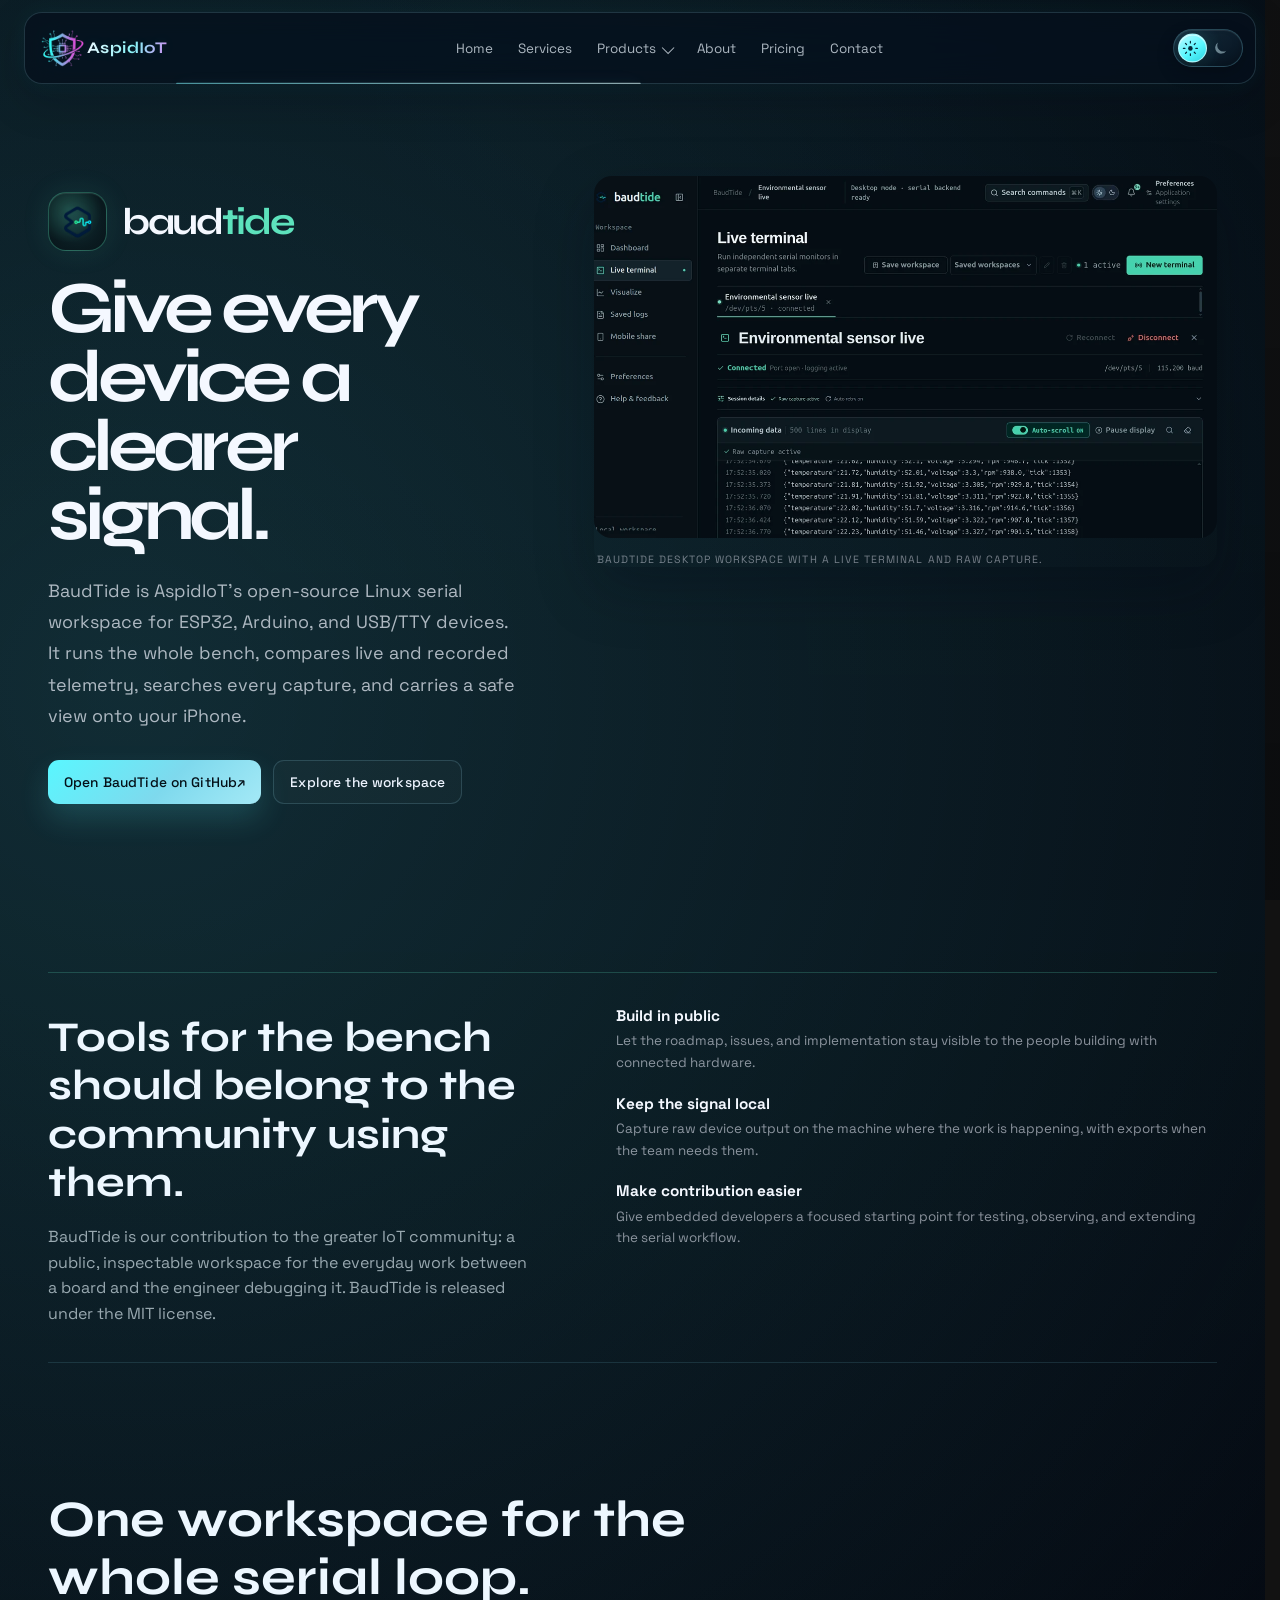
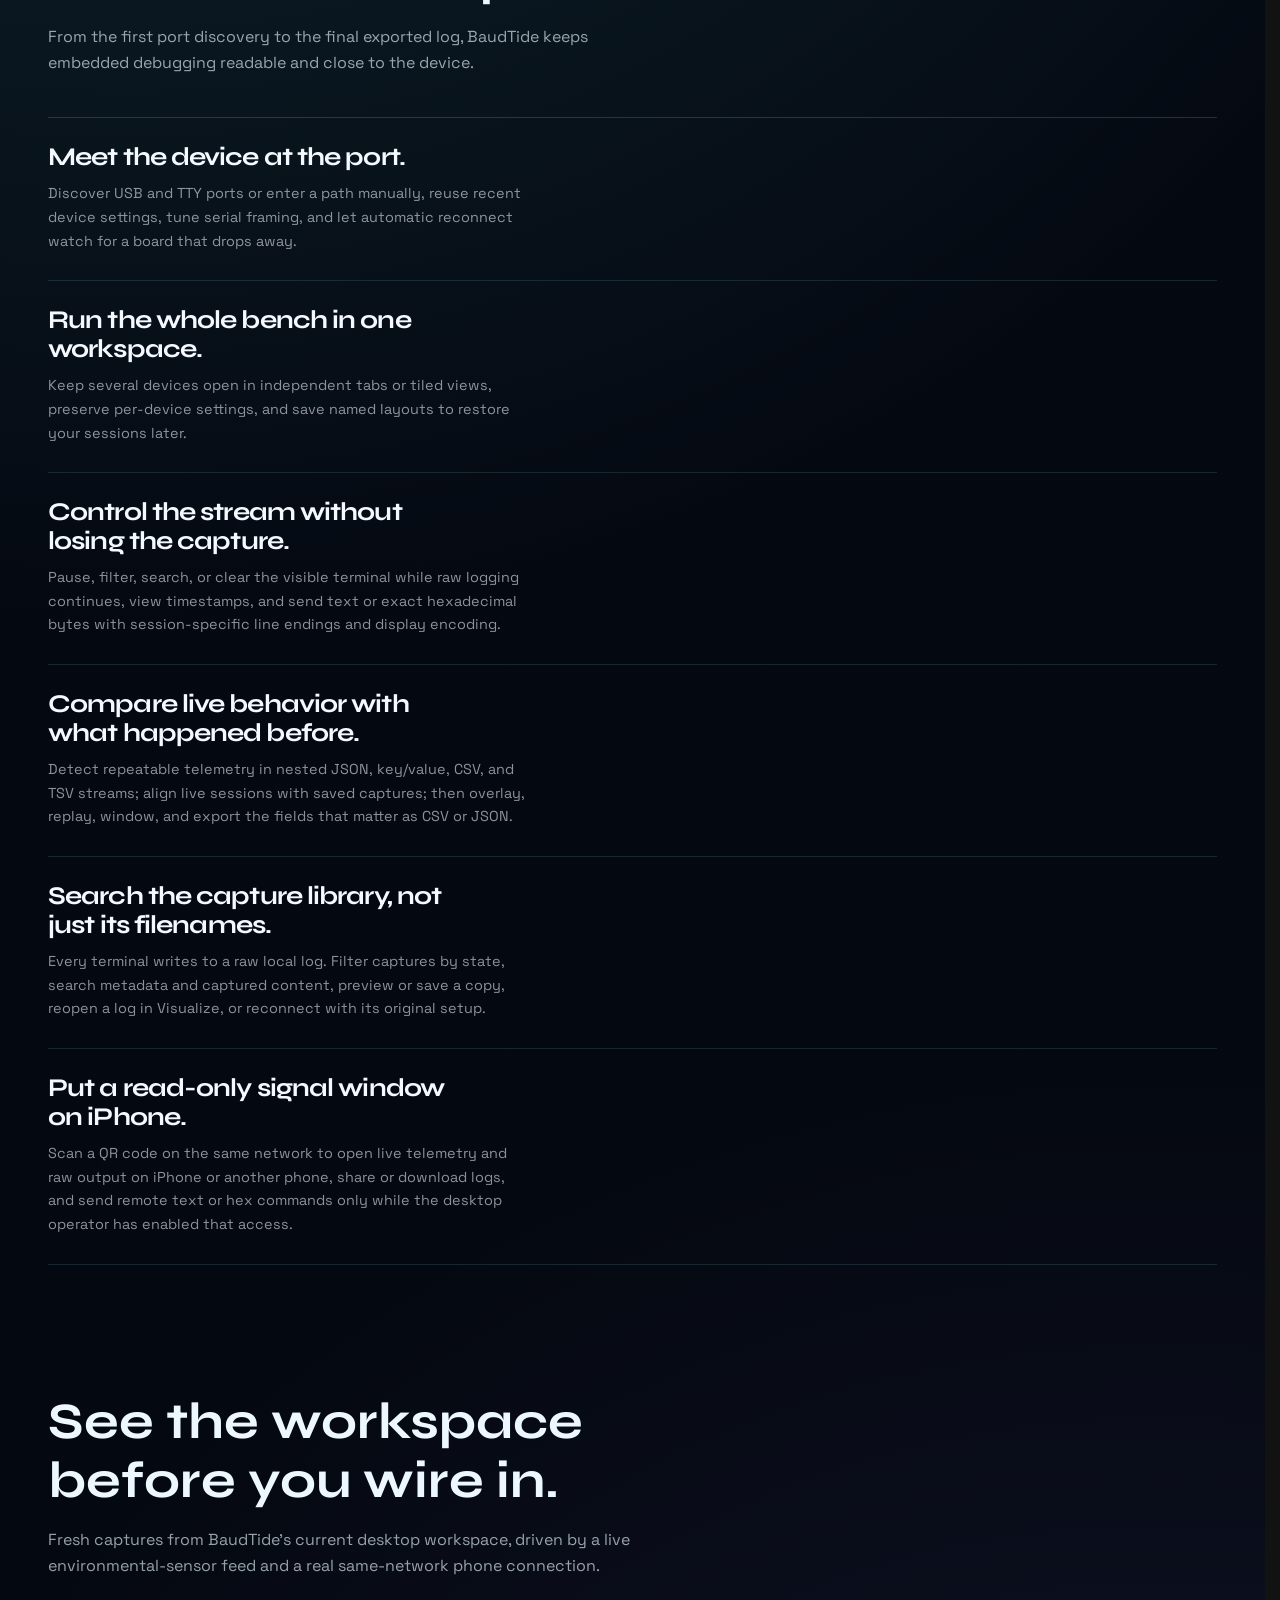
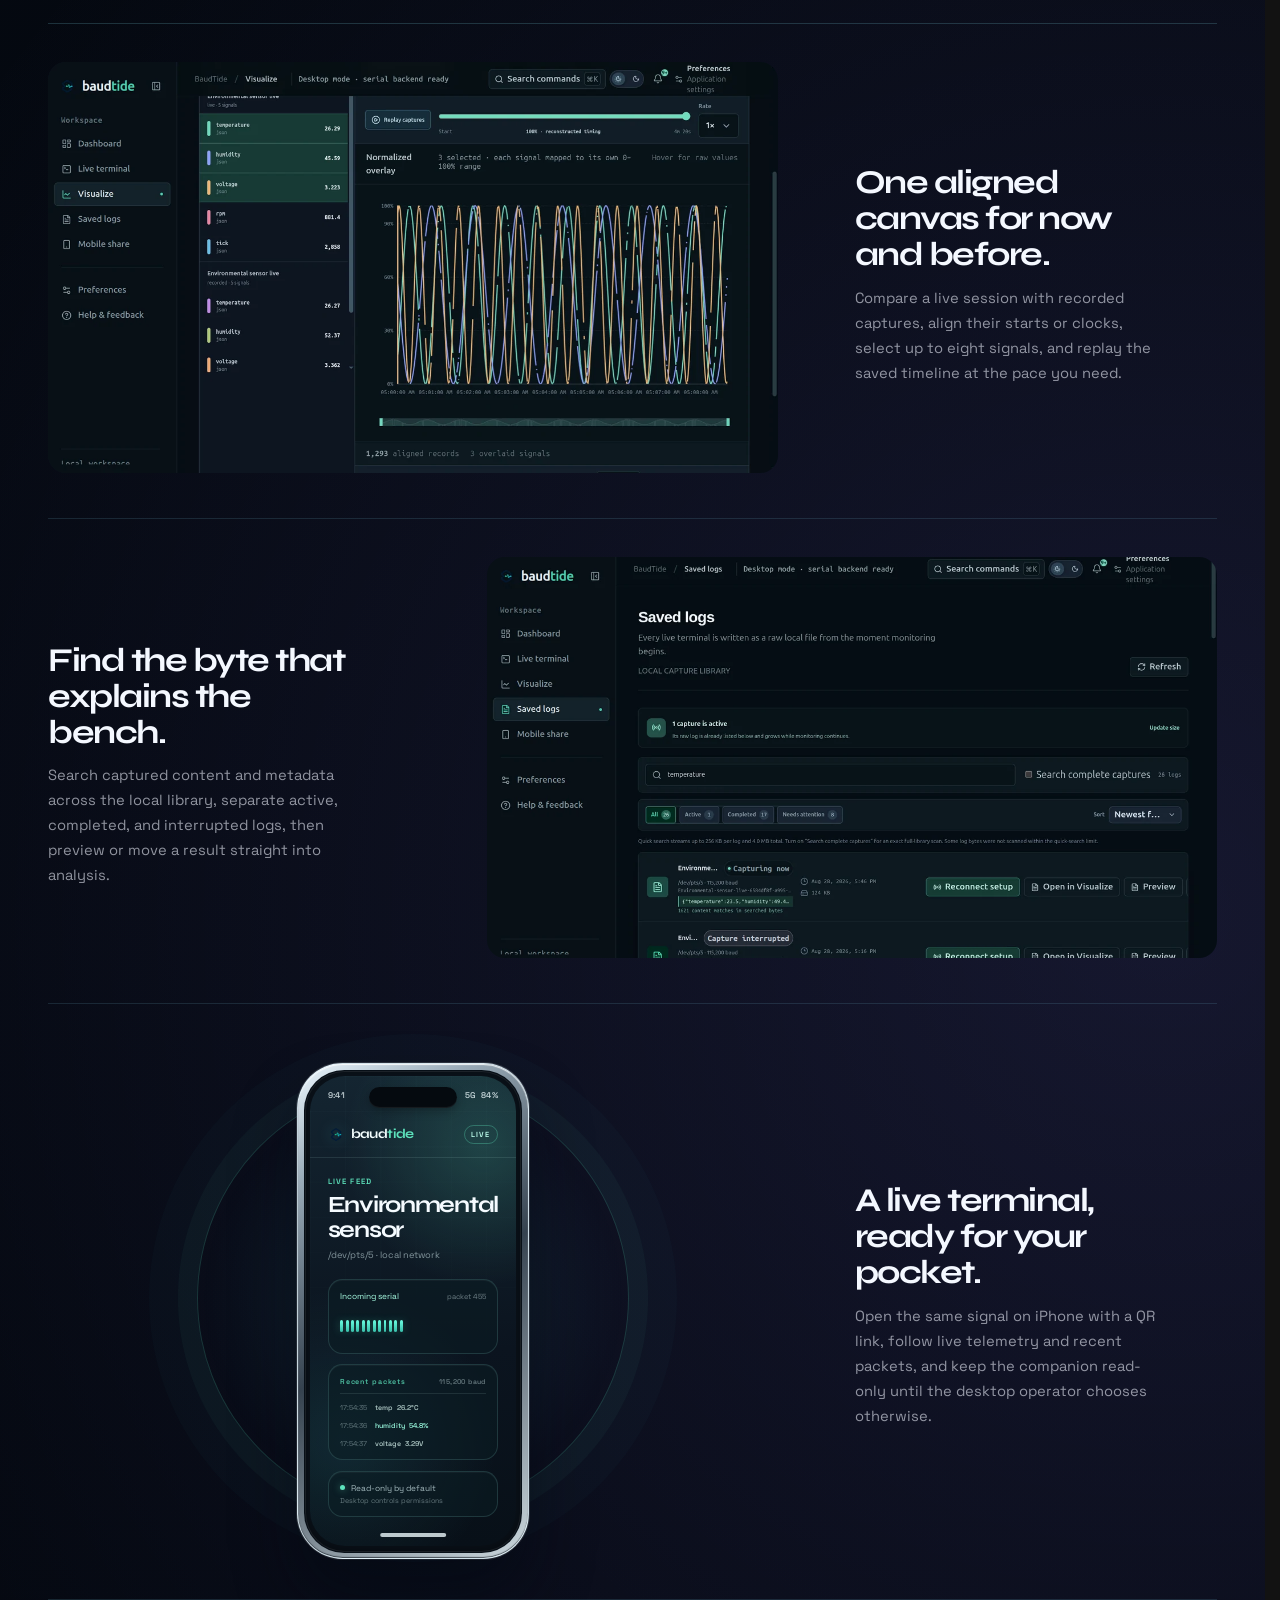
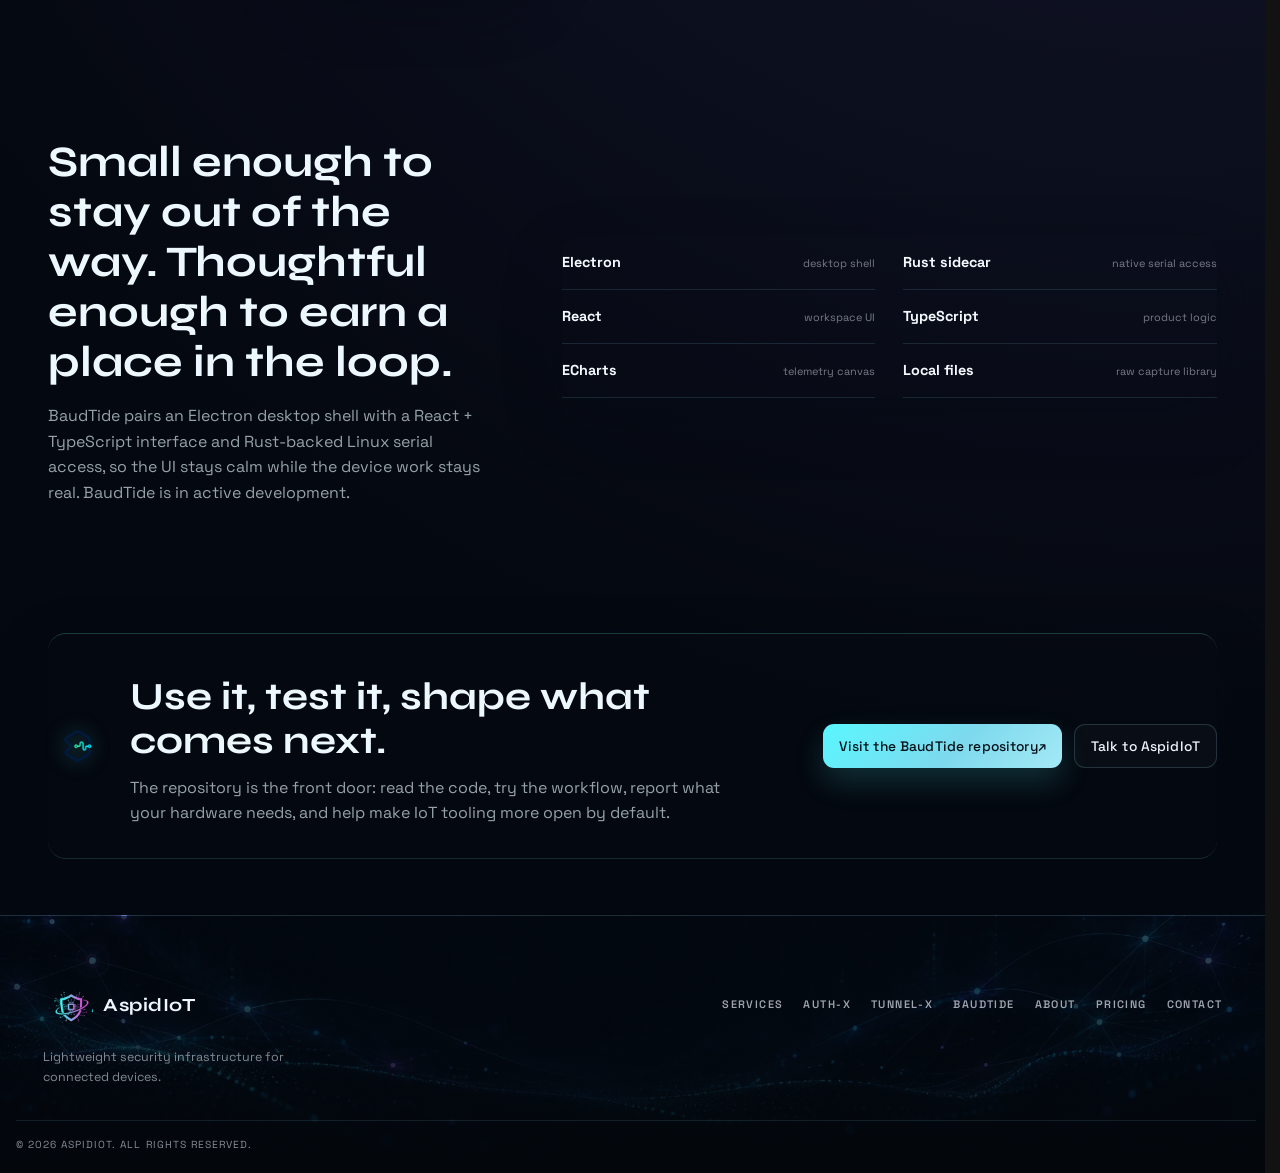
<file: baudtide.html>
<!doctype html>
<html lang="en">
  <head>
    <meta charset="UTF-8" />
    <meta name="viewport" content="width=device-width, initial-scale=1.0" />
    <meta
      name="description"
      content="BaudTide is AspidIoT's open-source Linux serial monitor for ESP32, Arduino, and USB/TTY devices."
    />
   <title>BaudTide | Open-Source Serial Monitoring | AspidIoT</title>
    <meta name="application-name" content="AspidIoT" />
    <meta property="og:site_name" content="AspidIoT" />
    <link rel="icon" type="image/png" sizes="512x512" href="/favicon.png" />
    <link rel="shortcut icon" href="/favicon.ico" />
    <link rel="apple-touch-icon" sizes="180x180" href="/apple-touch-icon.png" />
    <script>
      try {
        if (localStorage.getItem("aspid-theme") === "light") {
          document.documentElement.dataset.theme = "light";
        }
      } catch {}
    </script>
   <link rel="preconnect" href="https://fonts.googleapis.com" />
   <link rel="preconnect" href="https://fonts.gstatic.com" crossorigin />
   <link rel="stylesheet" href="https://fonts.googleapis.com/css2?family=Space+Grotesk:wght@400;500;600&family=Syne:wght@600;700&display=swap" />
   <link rel="stylesheet" href="styles.css?v=performance-5" />
   <link rel="stylesheet" href="baudtide.css?v=15" />
    <link rel="stylesheet" href="theme.css?v=17" />
    <link rel="stylesheet" href="design-taste.css?v=20" />
  </head>
  <body class="baudtide-page">
    <header class="site-header" data-header>
      <div class="nav-shell">
        <span class="nav-shell-trace" aria-hidden="true">
          <svg viewBox="0 0 0 0" focusable="false" preserveAspectRatio="none">
            <defs>
              <linearGradient id="aspidNavTraceGradient" x1="0%" y1="0%" x2="100%" y2="0%">
                <stop offset="0%" stop-color="#59f7ff" stop-opacity="0.76" />
                <stop offset="55%" stop-color="#f0ffff" />
                <stop offset="100%" stop-color="#d08aef" stop-opacity="0.94" />
              </linearGradient>
            </defs>
            <path class="nav-shell-trace-path" pathLength="100" />
          </svg>
        </span>

        <a class="brand-mark" href="index.html#home" aria-label="AspidIoT home">
          <span class="brand-logo" aria-hidden="true">
            <img src="logo.webp" alt="" width="640" height="360" decoding="async" />
          </span>
          <span class="brand-copy">
            <span class="brand-name">AspidIoT</span>
          </span>
        </a>

        <nav class="site-nav" aria-label="Primary">
          <a class="nav-link" href="index.html#home">Home</a>
          <a class="nav-link" href="services.html">Services</a>

          <div class="nav-dropdown" data-dropdown>
            <button
              class="nav-link nav-dropdown-toggle"
              type="button"
              aria-expanded="false"
              aria-controls="products-menu"
              data-dropdown-toggle
            >
              <span>Products</span>
              <span class="nav-caret" aria-hidden="true"></span>
            </button>

            <div class="mega-menu product-menu" id="products-menu" data-dropdown-panel>
              <div class="product-menu-list" data-product-family-list>
                <section class="product-menu-family" data-product-family>
                  <button class="product-menu-family-toggle" type="button" aria-expanded="false" aria-controls="secure-x-products" data-product-family-toggle>
                    <span class="product-menu-family-copy"><span class="product-menu-family-name">Secure-X</span><span class="product-menu-family-detail">Identity + protected telemetry</span></span>
                    <span class="product-menu-family-caret" aria-hidden="true"></span>
                  </button>
                  <div class="product-menu-family-panel" id="secure-x-products" aria-hidden="true">
                <a class="product-menu-item" href="auth-x.html" data-product-link>
                  <span class="product-family-label">Secure-X lineup</span>
                  <span class="product-icon product-icon-auth-x" aria-hidden="true">
                    <img src="assets/auth-x-logos/auth-x-mark-v3.webp" alt="" width="64" height="64" loading="lazy" decoding="async" />
                  </span>
                  <span class="product-copy">
                    <span class="product-title-row">
                      <span class="product-name">Auth-X</span>
                    </span>
                    <span class="product-description">Device identity &amp; session setup</span>
                  </span>
                </a>
                    <a class="product-menu-item" href="tunnel-x.html" data-product-link>
                      <span class="product-menu-item-logo product-menu-item-logo-tunnel-x" aria-hidden="true">
                        <img src="assets/tunnel-x/tunnel-x-mark-v4.webp" alt="" width="64" height="64" loading="lazy" decoding="async" />
                      </span>
                      <span class="product-menu-item-copy">
                        <span class="product-menu-item-name">Tunnel-X</span>
                        <span class="product-menu-item-detail">Protected IoT telemetry</span>
                      </span>
                    </a>
                  </div>
                </section>
                <section class="product-menu-family" data-product-family>
                  <button class="product-menu-family-toggle" type="button" aria-expanded="false" aria-controls="datatide-products" data-product-family-toggle>
                    <span class="product-menu-family-copy"><span class="product-menu-family-name">DataTide</span><span class="product-menu-family-detail">Local telemetry tools</span></span>
                    <span class="product-menu-family-caret" aria-hidden="true"></span>
                  </button>
                  <div class="product-menu-family-panel" id="datatide-products" aria-hidden="true">
                <a class="product-menu-item" href="baudtide.html" data-product-link aria-current="page">
                  <span class="product-family-label">DataTide</span>
                  <span class="product-icon product-icon-baudtide" aria-hidden="true">
                    <img src="assets/baudtide/baudtide-mark.webp" alt="" width="64" height="64" loading="lazy" decoding="async" />
                  </span>
                  <span class="product-copy">
                    <span class="product-title-row">
                      <span class="product-name">BaudTide</span>
                      <span class="product-badge product-badge-open">Open source</span>
                    </span>
                    <span class="product-description">A calm, local-first serial monitor for ESP32, Arduino, and USB/TTY devices.</span>
                  </span>
                </a>
                  </div>
                </section>
              </div>
            </div>
          </div>

          <a class="nav-link" href="about.html">About</a>
          <a class="nav-link" href="pricing.html">Pricing</a>
          <a class="nav-link" href="contact.html">Contact</a>
       </nav>

        <div class="nav-actions">
          <button
            class="theme-toggle"
            type="button"
            data-theme-toggle
            aria-pressed="false"
            aria-label="Switch to light theme"
            title="Switch to light theme"
          >
            <span class="theme-toggle-track" aria-hidden="true">
              <span class="theme-toggle-icon theme-toggle-icon-sun">
                <svg viewBox="0 0 24 24" focusable="false">
                  <circle cx="12" cy="12" r="3.25"></circle>
                  <path d="M12 2v2.2M12 19.8V22M2 12h2.2M19.8 12H22M4.93 4.93l1.56 1.56M17.51 17.51l1.56 1.56M19.07 4.93l-1.56 1.56M6.49 17.51l-1.56 1.56"></path>
                </svg>
              </span>
              <span class="theme-toggle-icon theme-toggle-icon-moon">
                <svg viewBox="0 0 24 24" focusable="false">
                  <path d="M20.4 15.2A8.5 8.5 0 0 1 8.8 3.6 8.5 8.5 0 1 0 20.4 15.2Z"></path>
                </svg>
              </span>
              <span class="theme-toggle-thumb"></span>
            </span>
          </button>

          <button
            class="nav-toggle"
            type="button"
            aria-label="Toggle navigation"
            aria-expanded="false"
            aria-controls="mobile-menu"
            data-nav-toggle
          >
            <span></span>
            <span></span>
            <span></span>
          </button>
        </div>
      </div>

      <div class="mobile-menu" id="mobile-menu" data-mobile-menu>
        <div class="mobile-menu-inner">
          <a class="mobile-nav-link" href="index.html#home" data-mobile-link>Home</a>
          <a class="mobile-nav-link" href="services.html" data-mobile-link>Services</a>

          <div class="mobile-products">
            <button
              class="mobile-products-toggle"
              type="button"
              aria-expanded="false"
              aria-controls="mobile-products-grid"
              data-mobile-products-toggle
            >
              <span>Products</span>
              <span class="nav-caret" aria-hidden="true"></span>
            </button>

            <div class="mobile-products-grid" id="mobile-products-grid" data-mobile-products-grid>
              <div class="product-menu-list product-menu-list-mobile" data-product-family-list>
                <section class="product-menu-family" data-product-family>
                  <button class="product-menu-family-toggle" type="button" aria-expanded="false" aria-controls="mobile-secure-x-products" data-product-family-toggle>
                    <span class="product-menu-family-copy">
                      <span class="product-menu-family-name">Secure-X</span>
                      <span class="product-menu-family-detail">Identity + protected telemetry</span>
                    </span>
                    <span class="product-menu-family-caret" aria-hidden="true"></span>
                  </button>
                  <div class="product-menu-family-panel" id="mobile-secure-x-products" aria-hidden="true">
                    <a class="product-menu-item" href="auth-x.html" data-product-link data-mobile-link>
                      <span class="product-menu-item-logo product-menu-item-logo-auth-x" aria-hidden="true">
                        <img src="assets/auth-x-logos/auth-x-mark-v3.webp" alt="" width="64" height="64" loading="lazy" decoding="async" />
                      </span>
                      <span class="product-menu-item-copy">
                        <span class="product-menu-item-name">Auth-X</span>
                        <span class="product-menu-item-detail">Device identity &amp; session setup</span>
                      </span>
                    </a>
                    <a class="product-menu-item" href="tunnel-x.html" data-product-link data-mobile-link>
                      <span class="product-menu-item-logo product-menu-item-logo-tunnel-x" aria-hidden="true">
                        <img src="assets/tunnel-x/tunnel-x-mark-v4.webp" alt="" width="64" height="64" loading="lazy" decoding="async" />
                      </span>
                      <span class="product-menu-item-copy">
                        <span class="product-menu-item-name">Tunnel-X</span>
                        <span class="product-menu-item-detail">Protected IoT telemetry</span>
                      </span>
                    </a>
                  </div>
                </section>
                <section class="product-menu-family" data-product-family>
                  <button class="product-menu-family-toggle" type="button" aria-expanded="false" aria-controls="mobile-datatide-products" data-product-family-toggle>
                    <span class="product-menu-family-copy">
                      <span class="product-menu-family-name">DataTide</span>
                      <span class="product-menu-family-detail">Local telemetry tools</span>
                    </span>
                    <span class="product-menu-family-caret" aria-hidden="true"></span>
                  </button>
                  <div class="product-menu-family-panel" id="mobile-datatide-products" aria-hidden="true">
                    <a class="product-menu-item" href="baudtide.html" data-product-link data-mobile-link aria-current="page">
                      <span class="product-menu-item-logo product-menu-item-logo-baudtide" aria-hidden="true">
                        <img src="assets/baudtide/baudtide-mark.webp" alt="" width="64" height="64" loading="lazy" decoding="async" />
                      </span>
                      <span class="product-menu-item-copy">
                        <span class="product-menu-item-name">BaudTide <span class="product-badge product-badge-open">Open source</span></span>
                        <span class="product-menu-item-detail">Local-first serial monitoring</span>
                      </span>
                    </a>
                  </div>
                </section>
              </div>
            </div>
          </div>

          <a class="mobile-nav-link" href="about.html" data-mobile-link>About</a>
          <a class="mobile-nav-link" href="pricing.html" data-mobile-link>Pricing</a>
          <a class="mobile-nav-link" href="contact.html" data-mobile-link>Contact</a>
        </div>
      </div>
    </header>

    <main>
      <section class="baudtide-section" aria-label="BaudTide open-source product">
        <div class="baudtide-shell">
          <div class="baudtide-hero">
            <div class="baudtide-hero-copy reveal">
              <div class="baudtide-brandlockup">
                <span class="baudtide-mark"><img src="assets/baudtide/baudtide-mark.webp" alt="BaudTide mark" /></span>
                <span class="baudtide-wordmark">baud<span>tide</span></span>
              </div>

              <h1 class="baudtide-title">Give every device a clearer signal.</h1>
              <p class="baudtide-lede">
                BaudTide is AspidIoT's open-source Linux serial workspace for ESP32, Arduino, and USB/TTY devices. It runs the whole bench, compares live and recorded telemetry, searches every capture, and carries a safe view onto your iPhone.
              </p>

              <div class="baudtide-actions">
                <a class="button-link button-link-primary" href="https://github.com/basilk15/baudtide" target="_blank" rel="noreferrer">Open BaudTide on GitHub <span aria-hidden="true">↗</span></a>
                <a class="button-link button-link-muted" href="#baudtide-features">Explore the workspace</a>
              </div>
            </div>

            <figure class="baudtide-hero-proof reveal" data-delay="120">
              <div class="baudtide-screenshot-frame baudtide-screenshot-hero">
                <video
                  class="baudtide-screenshot-video"
                  muted
                  loop
                  playsinline
                  preload="none"
                  data-lazy-video
                  poster="assets/baudtide/screenshots/welcome.webp"
                  aria-label="BaudTide live terminal with an active environmental sensor, connection health, capture state, and incoming JSON telemetry."
                >
                  <source src="assets/baudtide/videos/baudtide-up.mp4" type="video/mp4" />
                </video>
              </div>
              <figcaption>BaudTide desktop workspace with a live terminal and raw capture.</figcaption>
            </figure>
          </div>

          <section class="baudtide-open-source reveal" aria-labelledby="baudtide-open-source-title">
            <div>
              <h2 class="section-title" id="baudtide-open-source-title">Tools for the bench should belong to the community using them.</h2>
              <p class="section-summary">
                BaudTide is our contribution to the greater IoT community: a public, inspectable workspace for the everyday work between a board and the engineer debugging it. BaudTide is released under the MIT license.
              </p>
            </div>
            <div class="baudtide-open-source-points">
              <div><strong>Build in public</strong><p>Let the roadmap, issues, and implementation stay visible to the people building with connected hardware.</p></div>
              <div><strong>Keep the signal local</strong><p>Capture raw device output on the machine where the work is happening, with exports when the team needs them.</p></div>
              <div><strong>Make contribution easier</strong><p>Give embedded developers a focused starting point for testing, observing, and extending the serial workflow.</p></div>
            </div>
          </section>

          <section class="baudtide-feature-section" id="baudtide-features" aria-labelledby="baudtide-features-title">
            <div class="baudtide-section-heading reveal">
              <h2 class="section-title" id="baudtide-features-title">One workspace for the whole serial loop.</h2>
              <p class="section-summary">From the first port discovery to the final exported log, BaudTide keeps embedded debugging readable and close to the device.</p>
            </div>

            <div class="baudtide-feature-list">
              <article class="baudtide-feature-row reveal">
                <h3>Meet the device at the port.</h3>
                <p>Discover USB and TTY ports or enter a path manually, reuse recent device settings, tune serial framing, and let automatic reconnect watch for a board that drops away.</p>
              </article>
              <article class="baudtide-feature-row reveal" data-delay="60">
                <h3>Run the whole bench in one workspace.</h3>
                <p>Keep several devices open in independent tabs or tiled views, preserve per-device settings, and save named layouts to restore your sessions later.</p>
              </article>
              <article class="baudtide-feature-row reveal" data-delay="120">
                <h3>Control the stream without losing the capture.</h3>
                <p>Pause, filter, search, or clear the visible terminal while raw logging continues, view timestamps, and send text or exact hexadecimal bytes with session-specific line endings and display encoding.</p>
              </article>
              <article class="baudtide-feature-row reveal" data-delay="180">
                <h3>Compare live behavior with what happened before.</h3>
                <p>Detect repeatable telemetry in nested JSON, key/value, CSV, and TSV streams; align live sessions with saved captures; then overlay, replay, window, and export the fields that matter as CSV or JSON.</p>
              </article>
              <article class="baudtide-feature-row reveal" data-delay="240">
                <h3>Search the capture library, not just its filenames.</h3>
                <p>Every terminal writes to a raw local log. Filter captures by state, search metadata and captured content, preview or save a copy, reopen a log in Visualize, or reconnect with its original setup.</p>
              </article>
              <article class="baudtide-feature-row reveal" data-delay="300">
                <h3>Put a read-only signal window on iPhone.</h3>
                <p>Scan a QR code on the same network to open live telemetry and raw output on iPhone or another phone, share or download logs, and send remote text or hex commands only while the desktop operator has enabled that access.</p>
              </article>
            </div>
          </section>

          <section class="baudtide-evidence-section" id="baudtide-proof" aria-labelledby="baudtide-proof-title">
            <div class="baudtide-section-heading reveal">
              <h2 class="section-title" id="baudtide-proof-title">See the workspace before you wire in.</h2>
              <p class="section-summary">Fresh captures from BaudTide's current desktop workspace, driven by a live environmental-sensor feed and a real same-network phone connection.</p>
            </div>

            <div class="baudtide-proof-rail">
              <figure class="baudtide-proof-row reveal">
                <div class="baudtide-proof-media baudtide-proof-media-visualize">
                  <video
                    class="baudtide-proof-video"
                    muted
                    loop
                    playsinline
                    preload="none"
                    data-lazy-video
                    poster="assets/baudtide/screenshots/visualize.webp"
                    aria-label="BaudTide telemetry analysis workspace comparing live signals with a recorded capture on an aligned timeline."
                  >
                    <source src="assets/baudtide/videos/baudtide-middle.mp4" type="video/mp4" />
                  </video>
                </div>
                <figcaption class="baudtide-proof-copy">
                  <h3>One aligned canvas for now and before.</h3>
                  <p>Compare a live session with recorded captures, align their starts or clocks, select up to eight signals, and replay the saved timeline at the pace you need.</p>
                </figcaption>
              </figure>

              <figure class="baudtide-proof-row baudtide-proof-row-reverse reveal" data-delay="100">
                <div class="baudtide-proof-media baudtide-proof-media-logs">
                  <video
                    class="baudtide-proof-video"
                    muted
                    loop
                    playsinline
                    preload="none"
                    data-lazy-video
                    poster="assets/baudtide/screenshots/saved-logs.webp"
                    aria-label="BaudTide saved logs capture library searching raw logs for temperature data, with capture-state filters and actions to reconnect, visualize, or preview each result."
                  >
                    <source src="assets/baudtide/videos/baudtide-logs.mp4" type="video/mp4" />
                  </video>
                </div>
                <figcaption class="baudtide-proof-copy">
                  <h3>Find the byte that explains the bench.</h3>
                  <p>Search captured content and metadata across the local library, separate active, completed, and interrupted logs, then preview or move a result straight into analysis.</p>
                </figcaption>
              </figure>

              <figure class="baudtide-proof-row reveal" data-delay="160">
                <div class="baudtide-proof-media baudtide-mobile-stage" role="img" aria-label="An iPhone-style BaudTide companion showing a live environmental-sensor feed, incoming serial activity, recent packets, and read-only status.">
                  <div class="baudtide-phone-halo" aria-hidden="true"></div>
                  <div class="baudtide-phone" aria-hidden="true">
                    <div class="baudtide-phone-bezel">
                      <div class="baudtide-phone-screen">
                        <div class="baudtide-phone-island"></div>
                        <div class="baudtide-phone-status"><span>9:41</span><span>5G&nbsp;&nbsp;84%</span></div>
                        <div class="baudtide-phone-appbar">
                          <div class="baudtide-phone-brand"><img src="assets/baudtide/baudtide-mark.webp" alt="" width="64" height="64" loading="lazy" decoding="async" /><span>baud<span>tide</span></span></div>
                          <span class="baudtide-phone-live">LIVE</span>
                        </div>
                        <div class="baudtide-phone-content">
                          <p class="baudtide-phone-kicker">Live feed</p>
                          <h4>Environmental sensor</h4>
                          <p class="baudtide-phone-subtitle">/dev/pts/5 · local network</p>
                          <div class="baudtide-phone-session">
                            <div class="baudtide-phone-session-head"><span>Incoming serial</span><span>packet 455</span></div>
                            <div class="baudtide-phone-wave">
                              <span></span><span></span><span></span><span></span><span></span><span></span>
                              <span></span><span></span><span></span><span></span><span></span><span></span>
                            </div>
                          </div>
                          <div class="baudtide-phone-log">
                            <div class="baudtide-phone-log-head"><span>Recent packets</span><span>115,200 baud</span></div>
                            <div class="baudtide-phone-log-line"><span>17:54:35</span><strong>temp&nbsp; 26.2°C</strong></div>
                            <div class="baudtide-phone-log-line baudtide-phone-log-line-active"><span>17:54:36</span><strong>humidity&nbsp; 54.8%</strong></div>
                            <div class="baudtide-phone-log-line"><span>17:54:37</span><strong>voltage&nbsp; 3.29V</strong></div>
                          </div>
                          <div class="baudtide-phone-readonly"><span>Read-only by default</span><small>Desktop controls permissions</small></div>
                        </div>
                        <div class="baudtide-phone-homebar"></div>
                      </div>
                    </div>
                  </div>
                </div>
                <figcaption class="baudtide-proof-copy">
                  <h3>A live terminal, ready for your pocket.</h3>
                  <p>Open the same signal on iPhone with a QR link, follow live telemetry and recent packets, and keep the companion read-only until the desktop operator chooses otherwise.</p>
                </figcaption>
              </figure>
            </div>
          </section>

          <section class="baudtide-built-section" aria-labelledby="baudtide-built-title">
            <div class="baudtide-built-copy reveal">
              <h2 class="section-title" id="baudtide-built-title">Small enough to stay out of the way. Thoughtful enough to earn a place in the loop.</h2>
              <p class="section-summary">BaudTide pairs an Electron desktop shell with a React + TypeScript interface and Rust-backed Linux serial access, so the UI stays calm while the device work stays real. BaudTide is in active development.</p>
            </div>
            <div class="baudtide-stack-panel reveal" data-delay="100">
              <div class="baudtide-stack-grid">
                <div><strong>Electron</strong><span>desktop shell</span></div>
                <div><strong>Rust sidecar</strong><span>native serial access</span></div>
                <div><strong>React</strong><span>workspace UI</span></div>
                <div><strong>TypeScript</strong><span>product logic</span></div>
                <div><strong>ECharts</strong><span>telemetry canvas</span></div>
                <div><strong>Local files</strong><span>raw capture library</span></div>
              </div>
            </div>
          </section>

          <section class="baudtide-cta reveal" aria-labelledby="baudtide-cta-title">
            <div class="baudtide-cta-mark"><img src="assets/baudtide/baudtide-mark.webp" alt="" width="64" height="64" loading="lazy" decoding="async" /></div>
            <div>
              <h2 class="section-title" id="baudtide-cta-title">Use it, test it, shape what comes next.</h2>
              <p class="section-summary">The repository is the front door: read the code, try the workflow, report what your hardware needs, and help make IoT tooling more open by default.</p>
            </div>
            <div class="baudtide-actions">
              <a class="button-link button-link-primary" href="https://github.com/basilk15/baudtide" target="_blank" rel="noreferrer">Visit the BaudTide repository <span aria-hidden="true">↗</span></a>
              <a class="button-link button-link-muted" href="contact.html">Talk to AspidIoT</a>
            </div>
          </section>
        </div>
      </section>
    </main>

    <footer class="site-footer">
      <div class="site-footer-shell">
        <div class="site-footer-branding">
          <a class="site-footer-brand" href="index.html#home" aria-label="AspidIoT home">
            <span class="site-footer-brand-mark" aria-hidden="true"></span>
            <span>AspidIoT</span>
          </a>
          <p>Lightweight security infrastructure for connected devices.</p>
        </div>
        <nav class="site-footer-nav" aria-label="Footer">
          <a href="services.html">Services</a>
          <a href="auth-x.html">Auth-X</a>
          <a href="tunnel-x.html">Tunnel-X</a>
          <a href="baudtide.html">BaudTide</a>
          <a href="about.html">About</a>
          <a href="pricing.html">Pricing</a>
          <a href="contact.html">Contact</a>
        </nav>
      </div>
      <div class="site-footer-meta">
        <p>© 2026 AspidIoT. All rights reserved.</p>
      </div>
    </footer>

    <script src="theme.js?v=2"></script>
    <script src="script.js?v=performance-6"></script>
  </body>
</html>
</file>
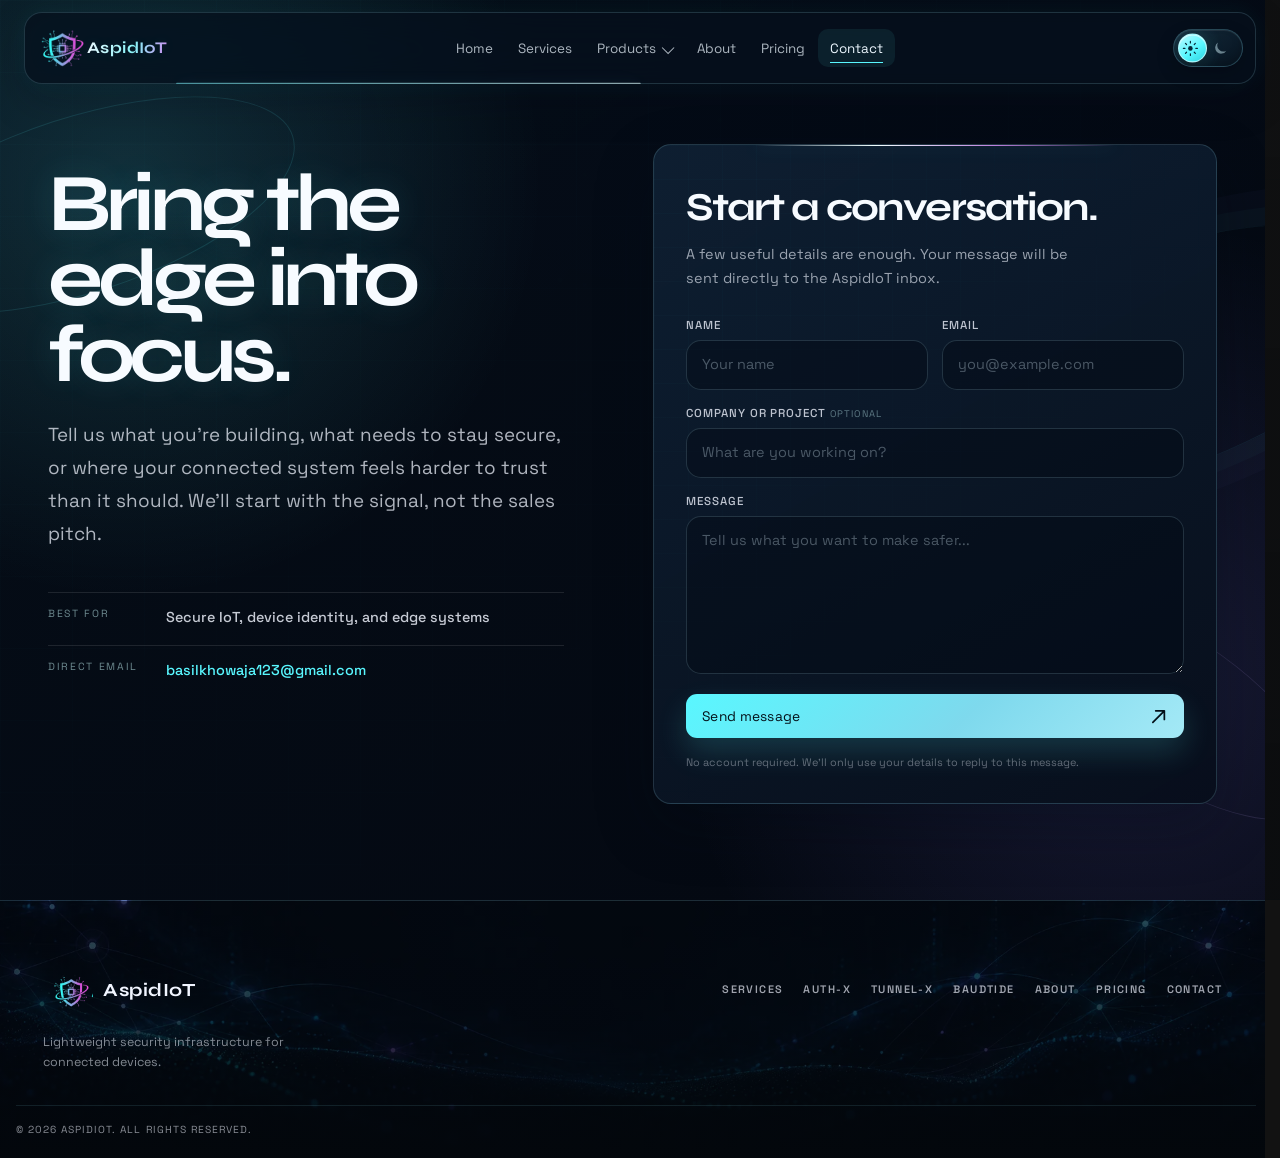
<file: contact.html>
<!doctype html>
<html lang="en">
  <head>
    <meta charset="UTF-8" />
    <meta name="viewport" content="width=device-width, initial-scale=1.0" />
    <meta
      name="description"
      content="Contact AspidIoT about lightweight security infrastructure for connected devices and modern IoT systems."
    />
    <title>Contact AspidIoT | Secure Connected Systems</title>
    <meta name="application-name" content="AspidIoT" />
    <meta property="og:site_name" content="AspidIoT" />
    <link rel="icon" type="image/png" sizes="512x512" href="/favicon.png" />
    <link rel="shortcut icon" href="/favicon.ico" />
    <link rel="apple-touch-icon" sizes="180x180" href="/apple-touch-icon.png" />
    <script>
      try {
        if (localStorage.getItem("aspid-theme") === "light") {
          document.documentElement.dataset.theme = "light";
        }
      } catch {}
    </script>
    <link rel="preconnect" href="https://fonts.googleapis.com" />
    <link rel="preconnect" href="https://fonts.gstatic.com" crossorigin />
    <link rel="stylesheet" href="https://fonts.googleapis.com/css2?family=Space+Grotesk:wght@400;500;600&family=Syne:wght@600;700&display=swap" />
    <link rel="stylesheet" href="styles.css?v=performance-5" />
    <link rel="stylesheet" href="theme.css?v=17" />
    <link rel="stylesheet" href="design-taste.css?v=20" />
  </head>
  <body class="contact-page">
    <header class="site-header" data-header>
      <div class="nav-shell">
        <span class="nav-shell-trace" aria-hidden="true">
          <svg viewBox="0 0 0 0" focusable="false" preserveAspectRatio="none">
            <defs>
              <linearGradient id="aspidNavTraceGradient" x1="0%" y1="0%" x2="100%" y2="0%">
                <stop offset="0%" stop-color="#59f7ff" stop-opacity="0.76" />
                <stop offset="55%" stop-color="#f0ffff" />
                <stop offset="100%" stop-color="#d08aef" stop-opacity="0.94" />
              </linearGradient>
            </defs>
            <path class="nav-shell-trace-path" pathLength="100" />
          </svg>
        </span>

        <a class="brand-mark" href="index.html#home" aria-label="AspidIoT home">
          <span class="brand-logo" aria-hidden="true">
            <img src="logo.webp" alt="" width="640" height="360" decoding="async" />
          </span>
          <span class="brand-copy">
            <span class="brand-name">AspidIoT</span>
          </span>
        </a>

        <nav class="site-nav" aria-label="Primary">
          <a class="nav-link" href="index.html#home" data-nav-link>Home</a>
          <a class="nav-link" href="services.html">Services</a>

          <div class="nav-dropdown" data-dropdown>
            <button
              class="nav-link nav-dropdown-toggle"
              type="button"
              aria-expanded="false"
              aria-controls="products-menu"
              data-dropdown-toggle
            >
              <span>Products</span>
              <span class="nav-caret" aria-hidden="true"></span>
            </button>

            <div class="mega-menu product-menu" id="products-menu" data-dropdown-panel>
              <div class="product-menu-list" data-product-family-list>
                <section class="product-menu-family" data-product-family>
                  <button class="product-menu-family-toggle" type="button" aria-expanded="false" aria-controls="secure-x-products" data-product-family-toggle>
                    <span class="product-menu-family-copy"><span class="product-menu-family-name">Secure-X</span><span class="product-menu-family-detail">Identity + protected telemetry</span></span>
                    <span class="product-menu-family-caret" aria-hidden="true"></span>
                  </button>
                  <div class="product-menu-family-panel" id="secure-x-products" aria-hidden="true">
                <a class="product-menu-item" href="auth-x.html" data-product-link>
                  <span class="product-family-label">Secure-X lineup</span>
                  <span class="product-icon product-icon-auth-x" aria-hidden="true">
                    <img src="assets/auth-x-logos/auth-x-mark-v3.webp" alt="" width="64" height="64" loading="lazy" decoding="async" />
                  </span>
                  <span class="product-copy">
                    <span class="product-title-row">
                      <span class="product-name">Auth-X</span>
                    </span>
                    <span class="product-description">
                      Device identity &amp; session setup
                    </span>
                  </span>
                </a>
                    <a class="product-menu-item" href="tunnel-x.html" data-product-link>
                      <span class="product-menu-item-logo product-menu-item-logo-tunnel-x" aria-hidden="true">
                        <img src="assets/tunnel-x/tunnel-x-mark-v4.webp" alt="" width="64" height="64" loading="lazy" decoding="async" />
                      </span>
                      <span class="product-menu-item-copy">
                        <span class="product-menu-item-name">Tunnel-X</span>
                        <span class="product-menu-item-detail">Protected IoT telemetry</span>
                      </span>
                    </a>
                  </div>
                </section>
                <section class="product-menu-family" data-product-family>
                  <button class="product-menu-family-toggle" type="button" aria-expanded="false" aria-controls="datatide-products" data-product-family-toggle>
                    <span class="product-menu-family-copy"><span class="product-menu-family-name">DataTide</span><span class="product-menu-family-detail">Local telemetry tools</span></span>
                    <span class="product-menu-family-caret" aria-hidden="true"></span>
                  </button>
                  <div class="product-menu-family-panel" id="datatide-products" aria-hidden="true">
                <a class="product-menu-item" href="baudtide.html" data-product-link>
                  <span class="product-family-label">DataTide</span>
                  <span class="product-icon product-icon-baudtide" aria-hidden="true">
                    <img src="assets/baudtide/baudtide-mark.webp" alt="" width="64" height="64" loading="lazy" decoding="async" />
                  </span>
                  <span class="product-copy">
                    <span class="product-title-row">
                      <span class="product-name">BaudTide</span>
                      <span class="product-badge product-badge-open">Open source</span>
                    </span>
                    <span class="product-description">A calm, local-first serial monitor for ESP32, Arduino, and USB/TTY devices.</span>
                  </span>
                </a>
                  </div>
                </section>
              </div>
            </div>
          </div>

          <a class="nav-link" href="about.html">About</a>
          <a class="nav-link" href="pricing.html">Pricing</a>
          <a class="nav-link is-active" href="contact.html" aria-current="page">Contact</a>
       </nav>

        <div class="nav-actions">
          <button
            class="theme-toggle"
            type="button"
            data-theme-toggle
            aria-pressed="false"
            aria-label="Switch to light theme"
            title="Switch to light theme"
          >
            <span class="theme-toggle-track" aria-hidden="true">
              <span class="theme-toggle-icon theme-toggle-icon-sun">
                <svg viewBox="0 0 24 24" focusable="false">
                  <circle cx="12" cy="12" r="3.25"></circle>
                  <path d="M12 2v2.2M12 19.8V22M2 12h2.2M19.8 12H22M4.93 4.93l1.56 1.56M17.51 17.51l1.56 1.56M19.07 4.93l-1.56 1.56M6.49 17.51l-1.56 1.56"></path>
                </svg>
              </span>
              <span class="theme-toggle-icon theme-toggle-icon-moon">
                <svg viewBox="0 0 24 24" focusable="false">
                  <path d="M20.4 15.2A8.5 8.5 0 0 1 8.8 3.6 8.5 8.5 0 1 0 20.4 15.2Z"></path>
                </svg>
              </span>
              <span class="theme-toggle-thumb"></span>
            </span>
          </button>

          <button
            class="nav-toggle"
            type="button"
            aria-label="Toggle navigation"
            aria-expanded="false"
            aria-controls="mobile-menu"
            data-nav-toggle
          >
            <span></span>
            <span></span>
            <span></span>
          </button>
        </div>
      </div>

      <div class="mobile-menu" id="mobile-menu" data-mobile-menu>
        <div class="mobile-menu-inner">
          <a class="mobile-nav-link" href="index.html#home" data-mobile-link>Home</a>
          <a class="mobile-nav-link" href="services.html" data-mobile-link>Services</a>

          <div class="mobile-products">
            <button
              class="mobile-products-toggle"
              type="button"
              aria-expanded="false"
              aria-controls="mobile-products-grid"
              data-mobile-products-toggle
            >
              <span>Products</span>
              <span class="nav-caret" aria-hidden="true"></span>
            </button>

            <div class="mobile-products-grid" id="mobile-products-grid" data-mobile-products-grid>
              <div class="product-menu-list product-menu-list-mobile" data-product-family-list>
                <section class="product-menu-family" data-product-family>
                  <button class="product-menu-family-toggle" type="button" aria-expanded="false" aria-controls="mobile-secure-x-products" data-product-family-toggle>
                    <span class="product-menu-family-copy">
                      <span class="product-menu-family-name">Secure-X</span>
                      <span class="product-menu-family-detail">Identity + protected telemetry</span>
                    </span>
                    <span class="product-menu-family-caret" aria-hidden="true"></span>
                  </button>
                  <div class="product-menu-family-panel" id="mobile-secure-x-products" aria-hidden="true">
                    <a class="product-menu-item" href="auth-x.html" data-product-link data-mobile-link>
                      <span class="product-menu-item-logo product-menu-item-logo-auth-x" aria-hidden="true">
                        <img src="assets/auth-x-logos/auth-x-mark-v3.webp" alt="" width="64" height="64" loading="lazy" decoding="async" />
                      </span>
                      <span class="product-menu-item-copy">
                        <span class="product-menu-item-name">Auth-X</span>
                        <span class="product-menu-item-detail">Device identity &amp; session setup</span>
                      </span>
                    </a>
                    <a class="product-menu-item" href="tunnel-x.html" data-product-link data-mobile-link>
                      <span class="product-menu-item-logo product-menu-item-logo-tunnel-x" aria-hidden="true">
                        <img src="assets/tunnel-x/tunnel-x-mark-v4.webp" alt="" width="64" height="64" loading="lazy" decoding="async" />
                      </span>
                      <span class="product-menu-item-copy">
                        <span class="product-menu-item-name">Tunnel-X</span>
                        <span class="product-menu-item-detail">Protected IoT telemetry</span>
                      </span>
                    </a>
                  </div>
                </section>
                <section class="product-menu-family" data-product-family>
                  <button class="product-menu-family-toggle" type="button" aria-expanded="false" aria-controls="mobile-datatide-products" data-product-family-toggle>
                    <span class="product-menu-family-copy">
                      <span class="product-menu-family-name">DataTide</span>
                      <span class="product-menu-family-detail">Local telemetry tools</span>
                    </span>
                    <span class="product-menu-family-caret" aria-hidden="true"></span>
                  </button>
                  <div class="product-menu-family-panel" id="mobile-datatide-products" aria-hidden="true">
                    <a class="product-menu-item" href="baudtide.html" data-product-link data-mobile-link>
                      <span class="product-menu-item-logo product-menu-item-logo-baudtide" aria-hidden="true">
                        <img src="assets/baudtide/baudtide-mark.webp" alt="" width="64" height="64" loading="lazy" decoding="async" />
                      </span>
                      <span class="product-menu-item-copy">
                        <span class="product-menu-item-name">BaudTide <span class="product-badge product-badge-open">Open source</span></span>
                        <span class="product-menu-item-detail">Local-first serial monitoring</span>
                      </span>
                    </a>
                  </div>
                </section>
              </div>
            </div>
          </div>

          <a class="mobile-nav-link" href="about.html" data-mobile-link>About</a>
          <a class="mobile-nav-link" href="pricing.html" data-mobile-link>Pricing</a>
          <a class="mobile-nav-link is-active" href="contact.html" aria-current="page">Contact</a>
        </div>
      </div>
    </header>

    <main>
      <section class="contact-hero" id="contact" aria-labelledby="contact-title">
        <span class="contact-hero-orbit contact-hero-orbit-one" aria-hidden="true"></span>
        <span class="contact-hero-orbit contact-hero-orbit-two" aria-hidden="true"></span>

        <div class="contact-shell">
          <div class="contact-intro reveal">

            <h1 id="contact-title" class="contact-page-title">
              Bring the edge into focus.
            </h1>
            <p class="contact-page-lede">
              Tell us what you’re building, what needs to stay secure, or where your connected system
              feels harder to trust than it should. We’ll start with the signal, not the sales pitch.
            </p>

            <div class="contact-context-list" aria-label="Contact information">
              <div class="contact-context-item">
                <span>Best for</span>
                <strong>Secure IoT, device identity, and edge systems</strong>
              </div>
              <div class="contact-context-item">
                <span>Direct email</span>
                <a href="mailto:basilkhowaja123@gmail.com">basilkhowaja123@gmail.com</a>
              </div>
            </div>
          </div>

          <div class="contact-form-card reveal" data-delay="120">
            <div class="contact-form-card-head">
              <div>
                <h2>Start a conversation.</h2>
              </div>
            </div>

            <p class="contact-form-intro">
              A few useful details are enough. Your message will be sent directly to the AspidIoT inbox.
            </p>

            <form
              class="contact-form"
              id="contact-form"
              action="https://api.web3forms.com/submit"
              method="POST"
              data-contact-form
              novalidate
            >
              <!-- Public Web3Forms access key for basilkhowaja123@gmail.com. -->
              <input type="hidden" name="access_key" value="04bf3fe5-731c-42da-a3cc-da38dd5b1c2f" />
              <input type="hidden" name="subject" value="New AspidIoT contact form message" />
              <input type="hidden" name="from_name" value="AspidIoT website" />
              <input type="checkbox" name="botcheck" class="contact-form-honeypot" tabindex="-1" autocomplete="off" aria-hidden="true" />

              <div class="contact-form-row">
                <div class="contact-field">
                  <label for="contact-name">Name</label>
                  <input id="contact-name" name="name" type="text" autocomplete="name" placeholder="Your name" required />
                </div>
                <div class="contact-field">
                  <label for="contact-email">Email</label>
                  <input id="contact-email" name="email" type="email" autocomplete="email" placeholder="you@example.com" required />
                </div>
              </div>

              <div class="contact-field">
                <label for="contact-company">Company or project <span>Optional</span></label>
                <input id="contact-company" name="company" type="text" autocomplete="organization" placeholder="What are you working on?" />
              </div>

              <div class="contact-field">
                <label for="contact-message">Message</label>
                <textarea id="contact-message" name="message" rows="6" placeholder="Tell us what you want to make safer..." required></textarea>
              </div>

              <button class="button-link button-link-primary contact-form-submit" type="submit">
                <span>Send message</span>
                <svg class="contact-form-submit-arrow" viewBox="0 0 20 20" aria-hidden="true" focusable="false">
                  <path d="M4 16 16 4M7 4h9v9" />
                </svg>
              </button>

              <p class="contact-form-status" data-form-status role="status" aria-live="polite"></p>
              <p class="contact-form-privacy">No account required. We’ll only use your details to reply to this message.</p>
            </form>
          </div>
        </div>
      </section>
    </main>

    <footer class="site-footer">
      <div class="site-footer-shell">
        <div class="site-footer-branding">
          <a class="site-footer-brand" href="index.html#home" aria-label="AspidIoT home">
            <span class="site-footer-brand-mark" aria-hidden="true"></span>
            <span>AspidIoT</span>
          </a>
          <p>Lightweight security infrastructure for connected devices.</p>
        </div>
        <nav class="site-footer-nav" aria-label="Footer">
          <a href="services.html">Services</a>
          <a href="auth-x.html">Auth-X</a>
          <a href="tunnel-x.html">Tunnel-X</a>
          <a href="baudtide.html">BaudTide</a>
          <a href="about.html">About</a>
          <a href="pricing.html">Pricing</a>
          <a href="contact.html">Contact</a>
        </nav>
      </div>
      <div class="site-footer-meta">
        <p>© 2026 AspidIoT. All rights reserved.</p>
      </div>
    </footer>

    <script src="theme.js?v=2"></script>
    <script src="script.js?v=performance-6"></script>
  </body>
</html>
</file>
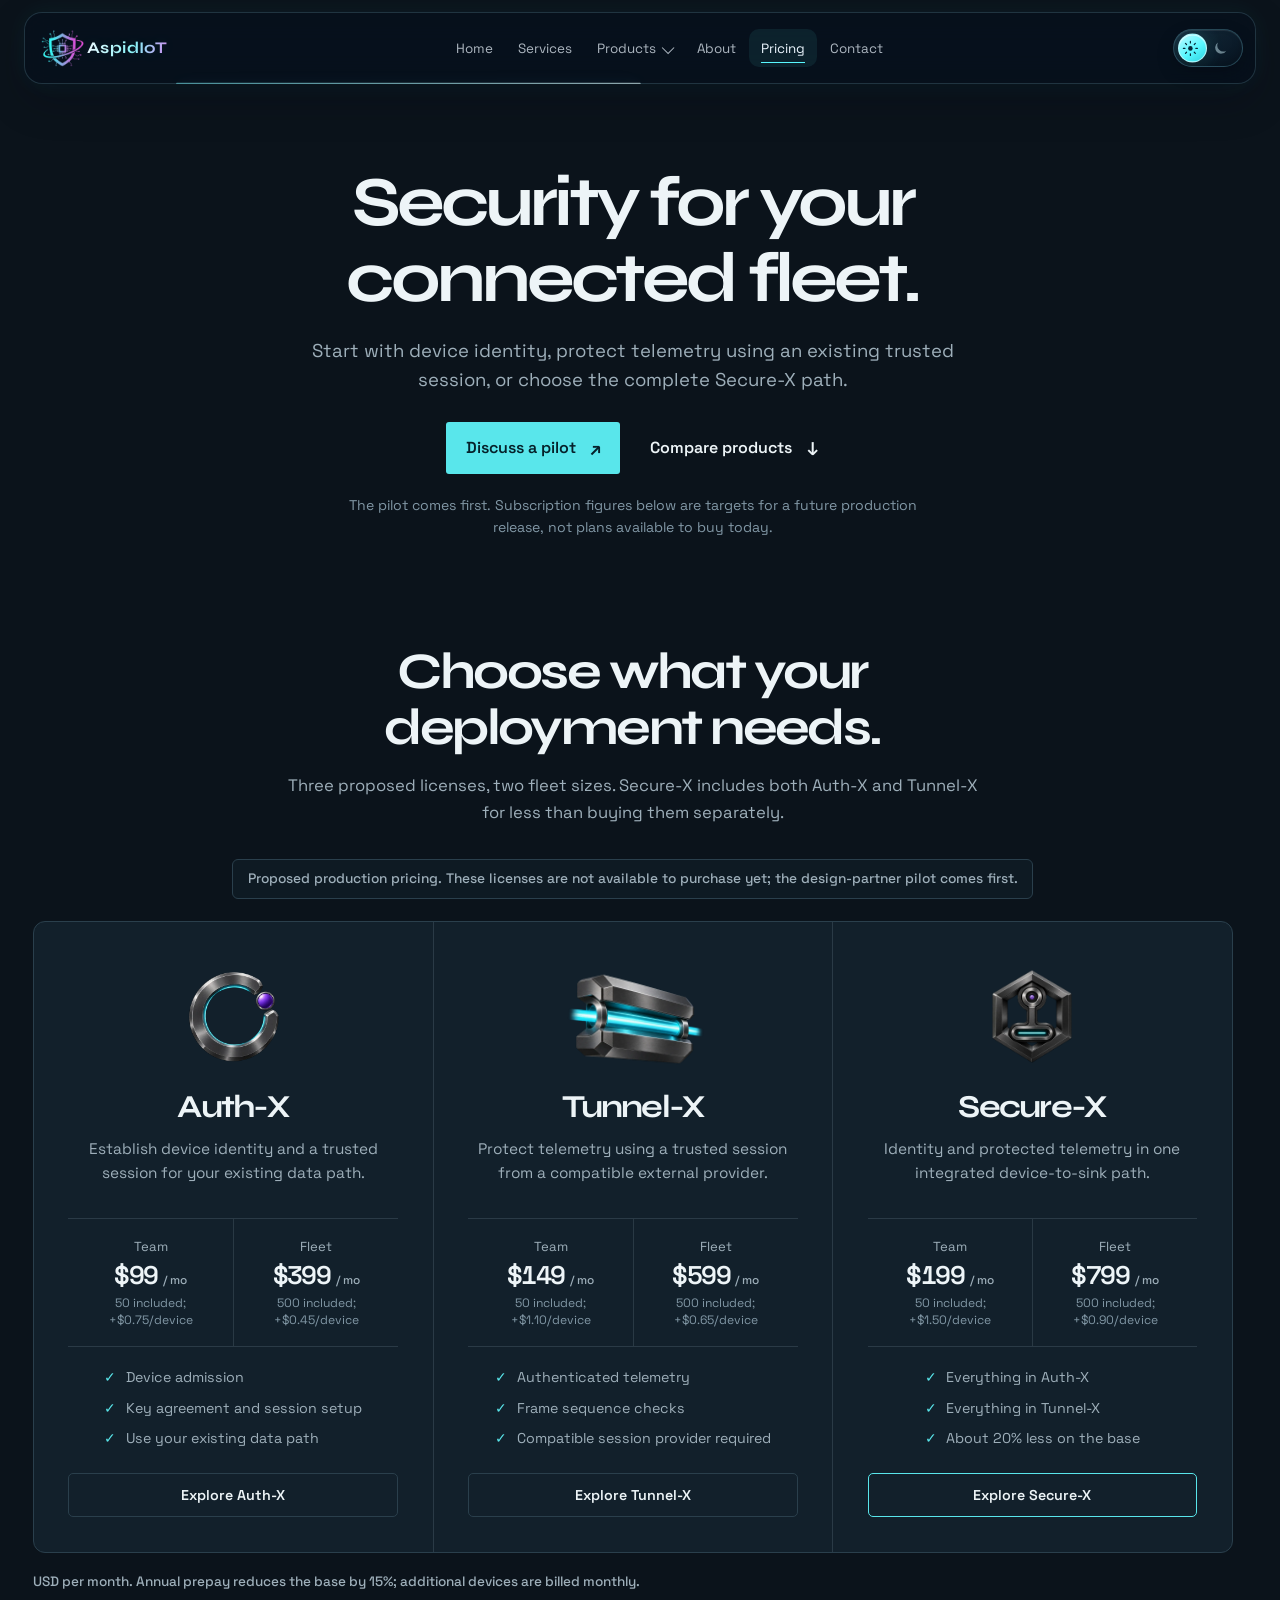
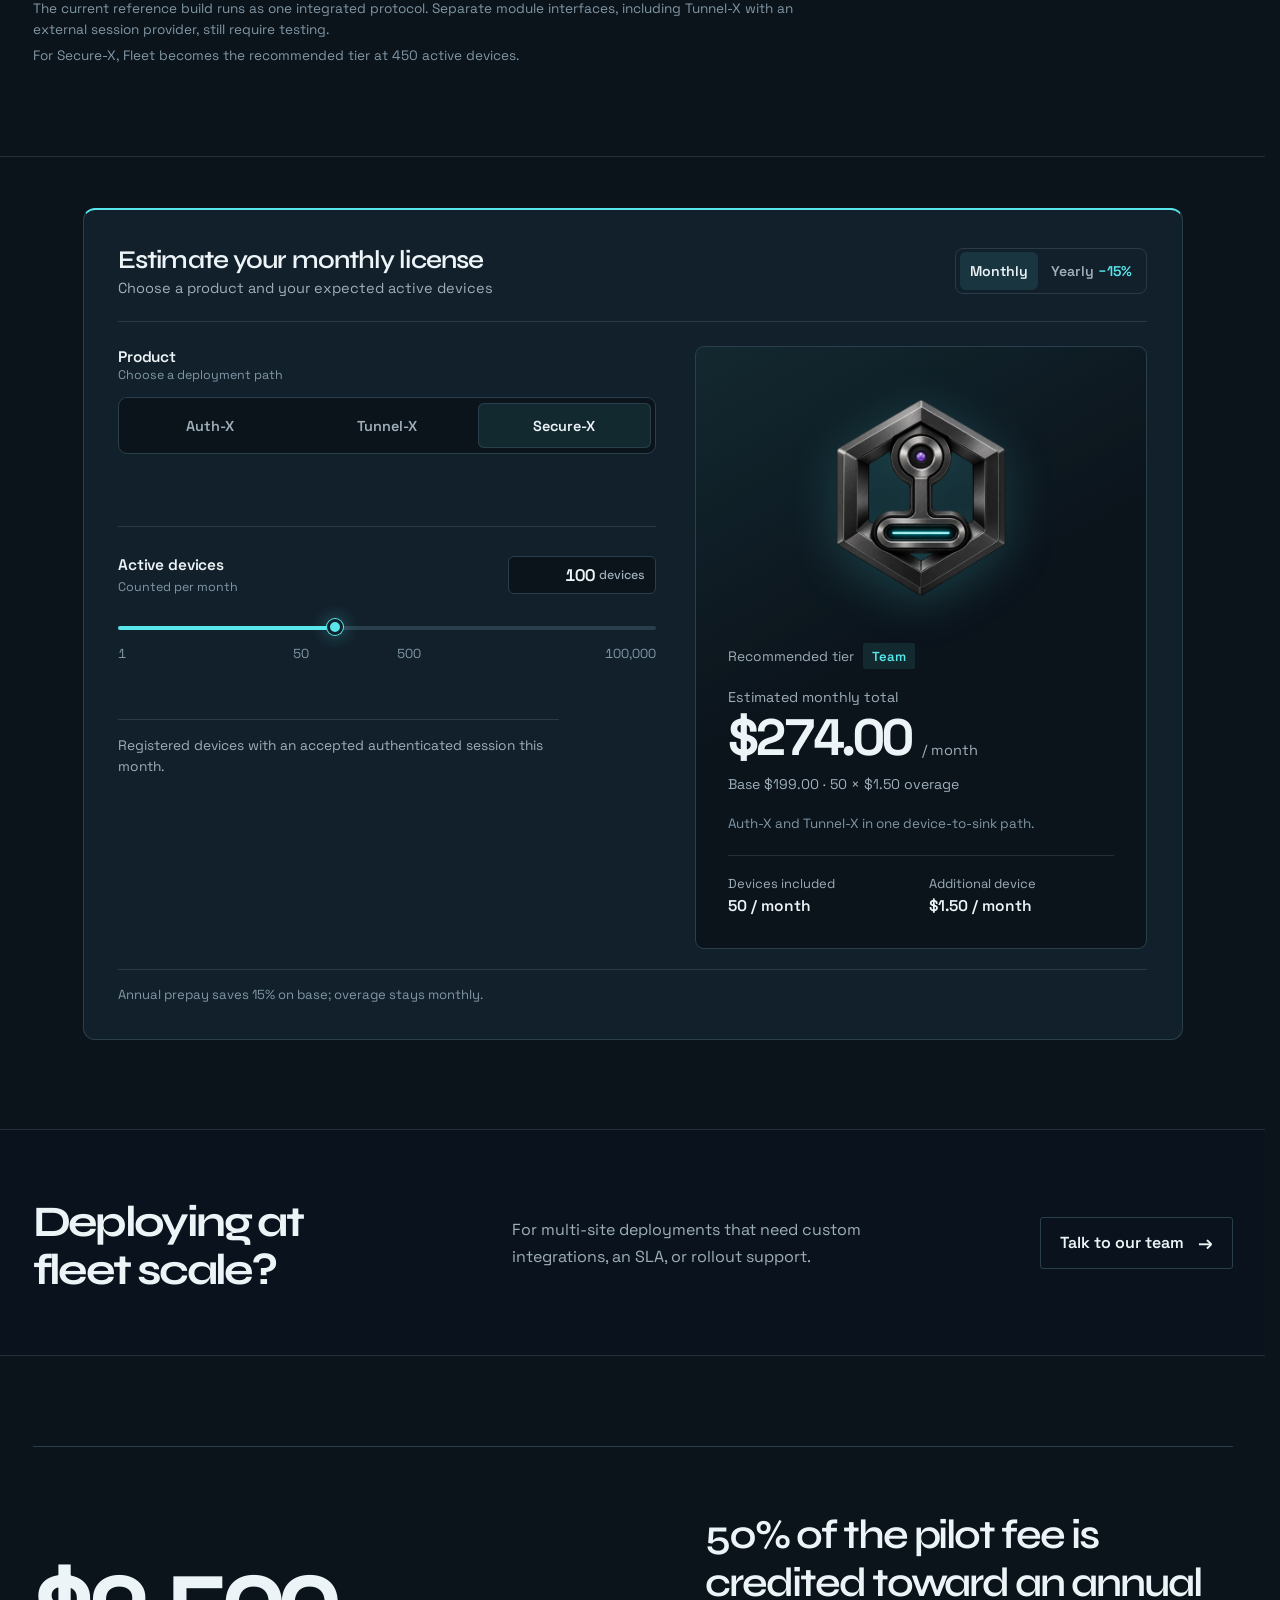
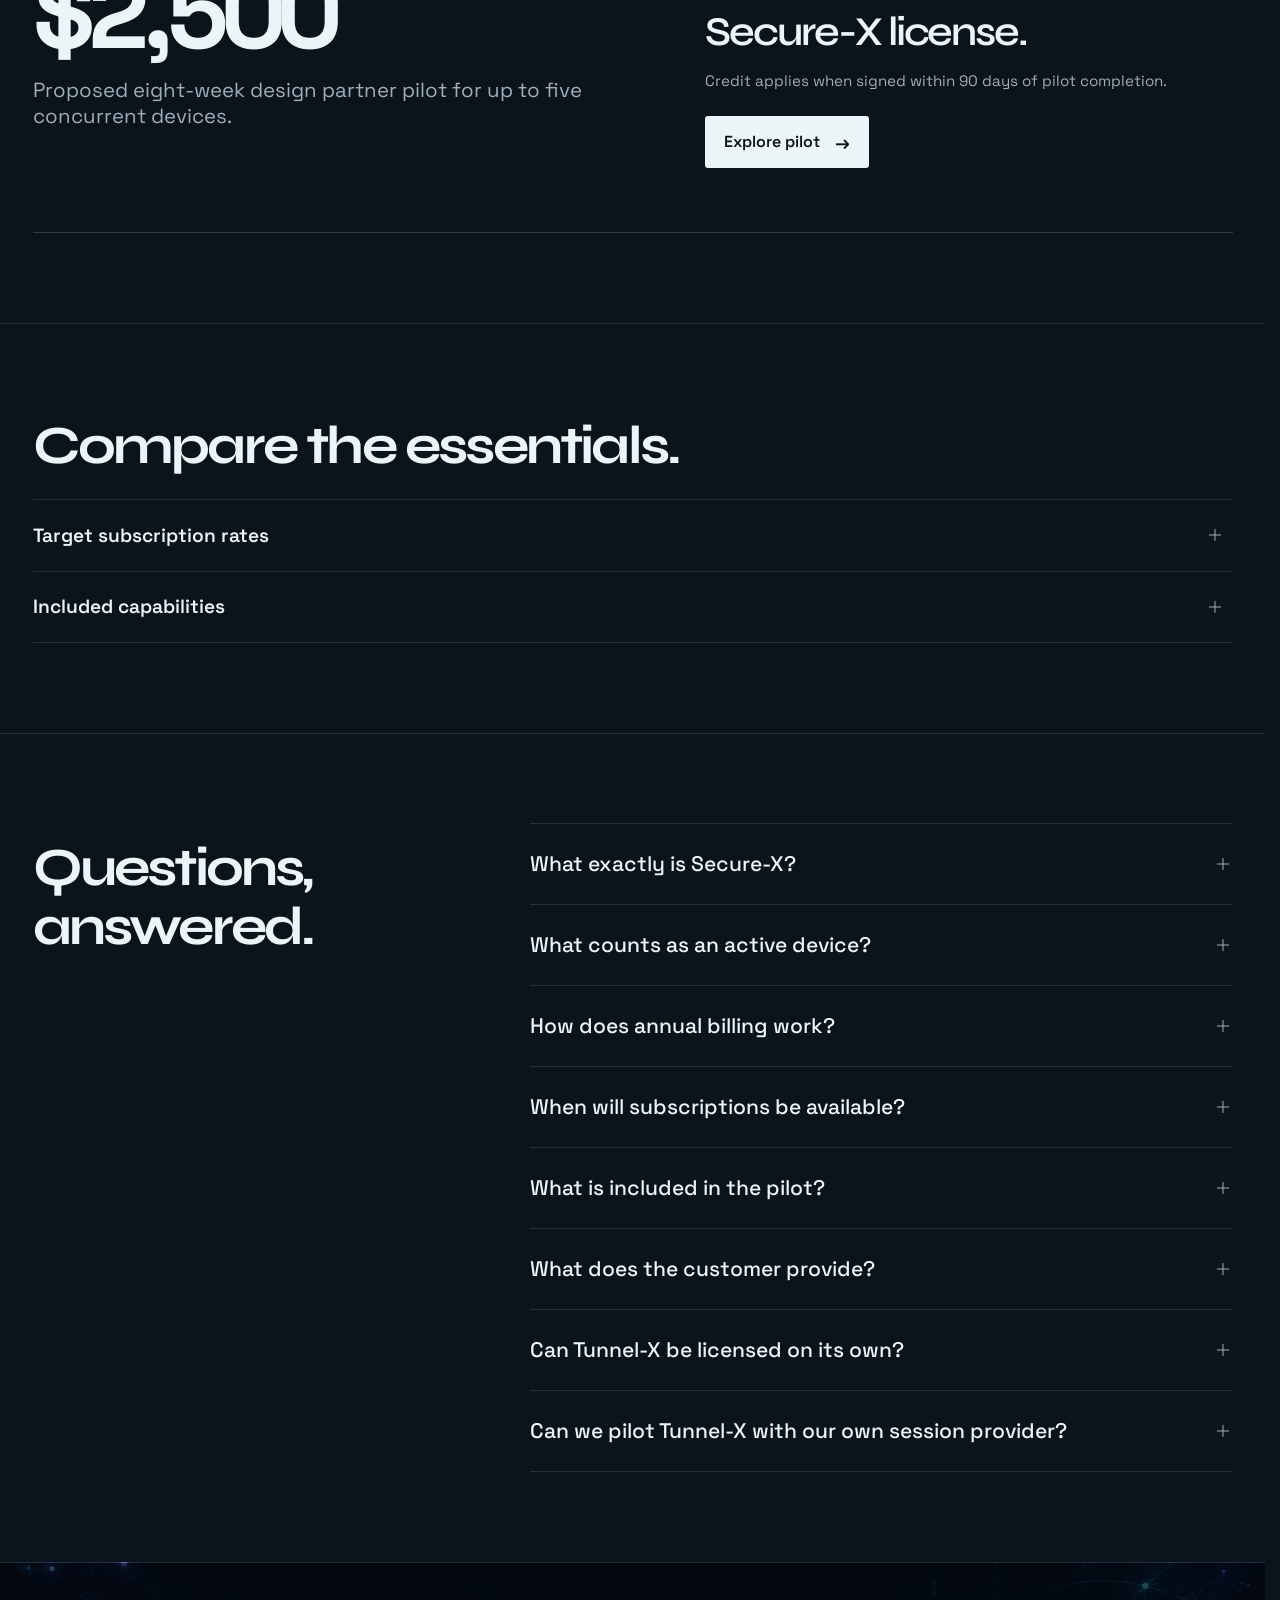
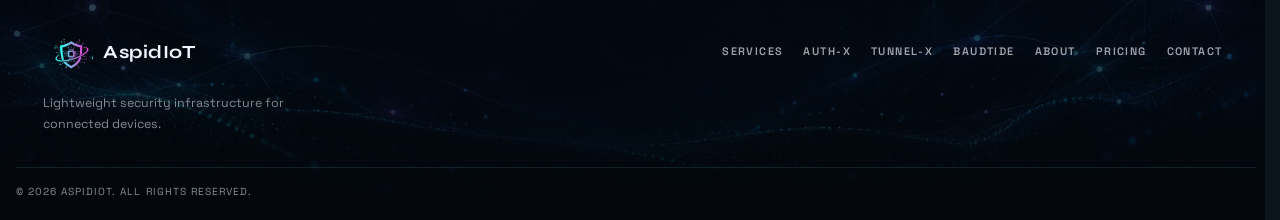
<file: pricing.html>
<!doctype html>
<html lang="en">
  <head>
    <meta charset="UTF-8" />
    <meta name="viewport" content="width=device-width, initial-scale=1.0" />
    <meta
      name="description"
      content="Compare proposed Auth-X, Tunnel-X, and Secure-X pricing by active device count, including pilot terms, annual prepayment, and fleet overage rates."
    />
    <title>Pricing | AspidIoT</title>
    <meta name="application-name" content="AspidIoT" />
    <meta property="og:site_name" content="AspidIoT" />
    <link rel="icon" type="image/png" sizes="512x512" href="/favicon.png" />
    <link rel="shortcut icon" href="/favicon.ico" />
    <link rel="apple-touch-icon" sizes="180x180" href="/apple-touch-icon.png" />
    <script>
      try {
        if (localStorage.getItem("aspid-theme") === "light") {
          document.documentElement.dataset.theme = "light";
        }
      } catch {}
    </script>
    <link rel="preconnect" href="https://fonts.googleapis.com" />
    <link rel="preconnect" href="https://fonts.gstatic.com" crossorigin />
    <link rel="stylesheet" href="https://fonts.googleapis.com/css2?family=Space+Grotesk:wght@400;500;600&amp;family=Syne:wght@600;700&amp;display=swap" />
    <link rel="stylesheet" href="styles.css?v=performance-5" />
    <link rel="stylesheet" href="theme.css?v=17" />
    <link rel="stylesheet" href="design-taste.css?v=20" />
    <link rel="stylesheet" href="pricing.css?v=10" />
    <link rel="stylesheet" href="pricing-modern.css?v=23" />
  </head>
  <body class="pricing-page">
    <header class="site-header" data-header>
      <div class="nav-shell">
        <span class="nav-shell-trace" aria-hidden="true">
          <svg viewBox="0 0 0 0" focusable="false" preserveAspectRatio="none">
            <defs>
              <linearGradient id="aspidNavTraceGradient" x1="0%" y1="0%" x2="100%" y2="0%">
                <stop offset="0%" stop-color="#59f7ff" stop-opacity="0.76" />
                <stop offset="55%" stop-color="#f0ffff" />
                <stop offset="100%" stop-color="#d08aef" stop-opacity="0.94" />
              </linearGradient>
            </defs>
            <path class="nav-shell-trace-path" pathLength="100" />
          </svg>
        </span>

        <a class="brand-mark" href="index.html#home" aria-label="AspidIoT home">
          <span class="brand-logo" aria-hidden="true">
            <img src="logo.webp" alt="" width="640" height="360" decoding="async" />
          </span>
          <span class="brand-copy">
            <span class="brand-name">AspidIoT</span>
          </span>
        </a>

        <nav class="site-nav" aria-label="Primary">
          <a class="nav-link" href="index.html#home" data-nav-link>Home</a>
          <a class="nav-link" href="services.html">Services</a>

          <div class="nav-dropdown" data-dropdown>
            <button
              class="nav-link nav-dropdown-toggle"
              type="button"
              aria-expanded="false"
              aria-controls="products-menu"
              data-dropdown-toggle
            >
              <span>Products</span>
              <span class="nav-caret" aria-hidden="true"></span>
            </button>

            <div class="mega-menu product-menu" id="products-menu" data-dropdown-panel>
              <div class="product-menu-list" data-product-family-list>
                <section class="product-menu-family" data-product-family>
                  <button class="product-menu-family-toggle" type="button" aria-expanded="false" aria-controls="secure-x-products" data-product-family-toggle>
                    <span class="product-menu-family-copy"><span class="product-menu-family-name">Secure-X</span><span class="product-menu-family-detail">Identity + protected telemetry</span></span>
                    <span class="product-menu-family-caret" aria-hidden="true"></span>
                  </button>
                  <div class="product-menu-family-panel" id="secure-x-products" aria-hidden="true">
                <a class="product-menu-item" href="auth-x.html" data-product-link>
                  <span class="product-family-label">Secure-X lineup</span>
                  <span class="product-icon product-icon-auth-x" aria-hidden="true">
                    <img src="assets/auth-x-logos/auth-x-mark-v3.webp" alt="" width="64" height="64" loading="lazy" decoding="async" />
                  </span>
                  <span class="product-copy">
                    <span class="product-title-row">
                      <span class="product-name">Auth-X</span>
                    </span>
                    <span class="product-description">
                      Device identity &amp; session setup
                    </span>
                  </span>
                </a>
                    <a class="product-menu-item" href="tunnel-x.html" data-product-link>
                      <span class="product-menu-item-logo product-menu-item-logo-tunnel-x" aria-hidden="true">
                        <img src="assets/tunnel-x/tunnel-x-mark-v4.webp" alt="" width="64" height="64" loading="lazy" decoding="async" />
                      </span>
                      <span class="product-menu-item-copy">
                        <span class="product-menu-item-name">Tunnel-X</span>
                        <span class="product-menu-item-detail">Protected IoT telemetry</span>
                      </span>
                    </a>
                  </div>
                </section>
                <section class="product-menu-family" data-product-family>
                  <button class="product-menu-family-toggle" type="button" aria-expanded="false" aria-controls="datatide-products" data-product-family-toggle>
                    <span class="product-menu-family-copy"><span class="product-menu-family-name">DataTide</span><span class="product-menu-family-detail">Local telemetry tools</span></span>
                    <span class="product-menu-family-caret" aria-hidden="true"></span>
                  </button>
                  <div class="product-menu-family-panel" id="datatide-products" aria-hidden="true">
                <a class="product-menu-item" href="baudtide.html" data-product-link>
                  <span class="product-family-label">DataTide</span>
                  <span class="product-icon product-icon-baudtide" aria-hidden="true">
                    <img src="assets/baudtide/baudtide-mark.webp" alt="" width="64" height="64" loading="lazy" decoding="async" />
                  </span>
                  <span class="product-copy">
                    <span class="product-title-row">
                      <span class="product-name">BaudTide</span>
                      <span class="product-badge product-badge-open">Open source</span>
                    </span>
                    <span class="product-description">A calm, local-first serial monitor for ESP32, Arduino, and USB/TTY devices.</span>
                  </span>
                </a>
                  </div>
                </section>
              </div>
            </div>
          </div>

          <a class="nav-link" href="about.html">About</a>
          <a class="nav-link is-active" href="pricing.html" aria-current="page">Pricing</a>
          <a class="nav-link" href="contact.html">Contact</a>
       </nav>

        <div class="nav-actions">
          <button
            class="theme-toggle"
            type="button"
            data-theme-toggle
            aria-pressed="false"
            aria-label="Switch to light theme"
            title="Switch to light theme"
          >
            <span class="theme-toggle-track" aria-hidden="true">
              <span class="theme-toggle-icon theme-toggle-icon-sun">
                <svg viewBox="0 0 24 24" focusable="false">
                  <circle cx="12" cy="12" r="3.25"></circle>
                  <path d="M12 2v2.2M12 19.8V22M2 12h2.2M19.8 12H22M4.93 4.93l1.56 1.56M17.51 17.51l1.56 1.56M19.07 4.93l-1.56 1.56M6.49 17.51l-1.56 1.56"></path>
                </svg>
              </span>
              <span class="theme-toggle-icon theme-toggle-icon-moon">
                <svg viewBox="0 0 24 24" focusable="false">
                  <path d="M20.4 15.2A8.5 8.5 0 0 1 8.8 3.6 8.5 8.5 0 1 0 20.4 15.2Z"></path>
                </svg>
              </span>
              <span class="theme-toggle-thumb"></span>
            </span>
          </button>

          <button
            class="nav-toggle"
            type="button"
            aria-label="Toggle navigation"
            aria-expanded="false"
            aria-controls="mobile-menu"
            data-nav-toggle
          >
            <span></span>
            <span></span>
            <span></span>
          </button>
        </div>
      </div>

      <div class="mobile-menu" id="mobile-menu" data-mobile-menu>
        <div class="mobile-menu-inner">
          <a class="mobile-nav-link" href="index.html#home" data-mobile-link>Home</a>
          <a class="mobile-nav-link" href="services.html" data-mobile-link>Services</a>

          <div class="mobile-products">
            <button
              class="mobile-products-toggle"
              type="button"
              aria-expanded="false"
              aria-controls="mobile-products-grid"
              data-mobile-products-toggle
            >
              <span>Products</span>
              <span class="nav-caret" aria-hidden="true"></span>
            </button>

            <div class="mobile-products-grid" id="mobile-products-grid" data-mobile-products-grid>
              <div class="product-menu-list product-menu-list-mobile" data-product-family-list>
                <section class="product-menu-family" data-product-family>
                  <button class="product-menu-family-toggle" type="button" aria-expanded="false" aria-controls="mobile-secure-x-products" data-product-family-toggle>
                    <span class="product-menu-family-copy">
                      <span class="product-menu-family-name">Secure-X</span>
                      <span class="product-menu-family-detail">Identity + protected telemetry</span>
                    </span>
                    <span class="product-menu-family-caret" aria-hidden="true"></span>
                  </button>
                  <div class="product-menu-family-panel" id="mobile-secure-x-products" aria-hidden="true">
                    <a class="product-menu-item" href="auth-x.html" data-product-link data-mobile-link>
                      <span class="product-menu-item-logo product-menu-item-logo-auth-x" aria-hidden="true">
                        <img src="assets/auth-x-logos/auth-x-mark-v3.webp" alt="" width="64" height="64" loading="lazy" decoding="async" />
                      </span>
                      <span class="product-menu-item-copy">
                        <span class="product-menu-item-name">Auth-X</span>
                        <span class="product-menu-item-detail">Device identity &amp; session setup</span>
                      </span>
                    </a>
                    <a class="product-menu-item" href="tunnel-x.html" data-product-link data-mobile-link>
                      <span class="product-menu-item-logo product-menu-item-logo-tunnel-x" aria-hidden="true">
                        <img src="assets/tunnel-x/tunnel-x-mark-v4.webp" alt="" width="64" height="64" loading="lazy" decoding="async" />
                      </span>
                      <span class="product-menu-item-copy">
                        <span class="product-menu-item-name">Tunnel-X</span>
                        <span class="product-menu-item-detail">Protected IoT telemetry</span>
                      </span>
                    </a>
                  </div>
                </section>
                <section class="product-menu-family" data-product-family>
                  <button class="product-menu-family-toggle" type="button" aria-expanded="false" aria-controls="mobile-datatide-products" data-product-family-toggle>
                    <span class="product-menu-family-copy">
                      <span class="product-menu-family-name">DataTide</span>
                      <span class="product-menu-family-detail">Local telemetry tools</span>
                    </span>
                    <span class="product-menu-family-caret" aria-hidden="true"></span>
                  </button>
                  <div class="product-menu-family-panel" id="mobile-datatide-products" aria-hidden="true">
                    <a class="product-menu-item" href="baudtide.html" data-product-link data-mobile-link>
                      <span class="product-menu-item-logo product-menu-item-logo-baudtide" aria-hidden="true">
                        <img src="assets/baudtide/baudtide-mark.webp" alt="" width="64" height="64" loading="lazy" decoding="async" />
                      </span>
                      <span class="product-menu-item-copy">
                        <span class="product-menu-item-name">BaudTide <span class="product-badge product-badge-open">Open source</span></span>
                        <span class="product-menu-item-detail">Local-first serial monitoring</span>
                      </span>
                    </a>
                  </div>
                </section>
              </div>
            </div>
          </div>

          <a class="mobile-nav-link" href="about.html" data-mobile-link>About</a>
          <a class="mobile-nav-link is-active" href="pricing.html" aria-current="page">Pricing</a>
          <a class="mobile-nav-link" href="contact.html" data-mobile-link>Contact</a>
        </div>
      </div>
    </header>

    <main class="pricing-main">
      <section class="pricing-hero" aria-labelledby="pricing-title">
        <div class="pricing-shell pricing-hero-layout">
          <div class="pricing-intro reveal">
            <h1 id="pricing-title">Security for your<br /><span>connected fleet.</span></h1>
            <p class="pricing-lede">Start with device identity, protect telemetry using an existing trusted session, or choose the complete Secure-X path.</p>
            <div class="pricing-hero-actions">
              <a class="pricing-button pricing-button-primary" href="contact.html">Discuss a pilot <span aria-hidden="true">↗</span></a>
              <a class="pricing-button pricing-button-text" href="#compare">Compare products <span aria-hidden="true">↓</span></a>
            </div>
            <p class="pricing-availability">The pilot comes first. Subscription figures below are targets for a future production release, not plans available to buy today.</p>
          </div>


        </div>
      </section>

      <section class="pricing-products pricing-section" aria-labelledby="products-title">
        <div class="pricing-shell">
          <div class="pricing-section-heading pricing-products-heading reveal">
            <h2 id="products-title">Choose what your deployment needs.</h2>
            <p class="pricing-product-definition">Three proposed licenses, two fleet sizes. Secure-X includes both Auth-X and Tunnel-X for less than buying them separately.</p>
          </div>

          <p class="pricing-target-status reveal">Proposed production pricing. These licenses are not available to purchase yet; the design-partner pilot comes first.</p>

          <div class="pricing-product-panels">
            <article class="pricing-product-panel pricing-product-auth reveal" aria-labelledby="auth-title">
              <div class="product-panel-mark product-mark-auth" aria-hidden="true"><span class="pricing-mark-reel"><img class="pricing-mark-face" src="assets/auth-x-logos/auth-x-mark-v3.webp" alt="" width="72" height="72" /></span></div>
              <div class="product-panel-copy">
                <h3 id="auth-title">Auth-X</h3>
                <p class="product-panel-description">Establish device identity and a trusted session for your existing data path.</p>
                <div class="product-base-prices" role="group" aria-label="Auth-X monthly base prices">
                  <div class="product-base-price"><span>Team</span><strong>$99 <small>/ mo</small></strong><p>50 included; +$0.75/device</p></div>
                  <div class="product-base-price"><span>Fleet</span><strong>$399 <small>/ mo</small></strong><p>500 included; +$0.45/device</p></div>
                </div>
                <ul class="product-panel-features"><li>Device admission</li><li>Key agreement and session setup</li><li>Use your existing data path</li></ul>
              </div>
              <a class="product-panel-link" href="auth-x.html">Explore Auth-X <span aria-hidden="true">↗</span></a>
            </article>

            <article class="pricing-product-panel pricing-product-tunnel reveal" aria-labelledby="tunnel-title">
              <div class="product-panel-mark product-mark-tunnel" aria-hidden="true"><span class="pricing-mark-reel"><img class="pricing-mark-face" src="assets/tunnel-x/tunnel-x-mark-v4.webp" alt="" width="72" height="72" /></span></div>
              <div class="product-panel-copy">
                <h3 id="tunnel-title">Tunnel-X</h3>
                <p class="product-panel-description">Protect telemetry using a trusted session from a compatible external provider.</p>
                <div class="product-base-prices" role="group" aria-label="Tunnel-X standalone monthly base prices">
                  <div class="product-base-price"><span>Team</span><strong>$149 <small>/ mo</small></strong><p>50 included; +$1.10/device</p></div>
                  <div class="product-base-price"><span>Fleet</span><strong>$599 <small>/ mo</small></strong><p>500 included; +$0.65/device</p></div>
                </div>
                <ul class="product-panel-features"><li>Authenticated telemetry</li><li>Frame sequence checks</li><li>Compatible session provider required</li></ul>
              </div>
              <a class="product-panel-link" href="tunnel-x.html">Explore Tunnel-X <span aria-hidden="true">↗</span></a>
            </article>

            <article class="pricing-product-panel pricing-product-secure reveal" data-delay="100" aria-labelledby="secure-title">
              <div class="product-panel-mark product-mark-secure" aria-hidden="true"><span class="pricing-mark-reel"><img class="pricing-mark-face" src="assets/secure-x/secure-x-mark-v3.webp" alt="" width="72" height="72" /></span></div>
              <div class="product-panel-copy">
                <h3 id="secure-title">Secure-X</h3>
                <p class="product-panel-description">Identity and protected telemetry in one integrated device-to-sink path.</p>
                <div class="product-base-prices" role="group" aria-label="Secure-X monthly base prices">
                  <div class="product-base-price"><span>Team</span><strong>$199 <small>/ mo</small></strong><p>50 included; +$1.50/device</p></div>
                  <div class="product-base-price"><span>Fleet</span><strong>$799 <small>/ mo</small></strong><p>500 included; +$0.90/device</p></div>
                </div>
                <ul class="product-panel-features"><li>Everything in Auth-X</li><li>Everything in Tunnel-X</li><li>About 20% less on the base</li></ul>
              </div>
              <a class="product-panel-link" href="#capabilities">Explore Secure-X <span aria-hidden="true">↗</span></a>
            </article>
          </div>
          <p class="pricing-plan-billing">USD per month. Annual prepay reduces the base by 15%; additional devices are billed monthly.</p>
          <p class="pricing-product-boundary">The current reference build runs as one integrated protocol. Separate module interfaces, including Tunnel-X with an external session provider, still require testing.</p>
          <p class="pricing-crossover-note" data-crossover-note>For Secure-X, Team and Fleet meet at 450 active devices.</p>
        </div>
      </section>

      <section class="pricing-estimate-section pricing-section" aria-label="Estimate your license">
        <div class="pricing-shell">
          <section class="pricing-estimator reveal" data-delay="100" aria-label="Deployment price estimator">
            <div class="estimator-content">
              <div class="estimator-topline">
                <div class="estimator-title-lockup">
                  <div><p class="estimator-heading">Estimate your monthly license</p><p class="estimator-subheading">Choose a product and your expected active devices</p></div>
                </div>
                <div class="estimator-billing" role="group" aria-label="Billing cadence">
                  <button type="button" data-billing="monthly" aria-pressed="true">Monthly</button>
                  <button type="button" data-billing="yearly" aria-pressed="false">Yearly <span>−15%</span></button>
                </div>
              </div>

              <div class="estimator-body">
                <div class="estimator-controls">
                  <div class="estimator-control-block estimator-product-control">
                    <div class="estimator-control-heading">
                      <div>
                        <span class="estimator-control-label">Product</span>
                        <span class="estimator-control-hint">Choose a deployment path</span>
                      </div>
                    </div>
                    <div class="estimator-product-switch" role="group" aria-label="Choose product">
                      <button type="button" data-product="auth" aria-pressed="false">Auth-X</button>
                      <button type="button" data-product="tunnel" aria-pressed="false">Tunnel-X</button>
                      <button type="button" data-product="secure" aria-pressed="true">Secure-X</button>
                    </div>
                  </div>
                  <div class="estimator-fleet-control">
                    <div class="estimator-count-heading">
                      <div class="estimator-control-heading-copy">
                        <label for="active-device-count">Active devices</label>
                        <span class="estimator-control-hint">Counted per month</span>
                      </div>
                      <div class="estimator-count-input">
                        <input id="active-device-count" type="number" min="1" max="100000" step="1" value="100" inputmode="numeric" aria-describedby="usage-definition" />
                        <span>devices</span>
                      </div>
                    </div>
                    <span id="active-device-caption" class="pricing-sr-only">100 devices</span>
                    <input class="estimator-slider" id="active-device-slider" type="range" min="0" max="1000" step="1" value="400" aria-label="Adjust monthly active devices" aria-describedby="usage-definition" />
                    <div class="estimator-slider-scale" aria-hidden="true"><span>1</span><span>50</span><span>500</span><span>100,000</span></div>
                  </div>
                  <p id="usage-definition" class="estimator-usage-note">Registered devices with an accepted authenticated session this month.</p>
                </div>
                <div class="estimator-result">
                  <div class="estimator-result-heading"><img class="estimator-product-mark" data-estimate-mark src="assets/secure-x/secure-x-mark-v3.webp" alt="" width="230" height="230" decoding="async" /></div>
                  <div class="estimator-output" aria-live="polite" aria-atomic="true">
                    <div class="estimator-output-top"><span class="estimator-recommendation">Recommended tier</span><strong data-estimate-tier>Team</strong></div>
                    <p class="estimator-output-label" data-estimate-period>Estimated monthly total</p>
                    <div class="estimator-price-line"><strong data-estimate-price>$274.00</strong><span data-estimate-unit>/ month</span></div>
                    <p class="estimator-price-detail" data-estimate-detail>Base $199 · 50 × $1.50 overage</p>
                    <p class="estimator-product-note" data-product-note>Auth-X and Tunnel-X in one device-to-sink path.</p>
                  </div>
                  <div class="estimator-facts" role="group" aria-label="Recommended plan details">
                    <div><span>Devices included</span><strong><b data-estimate-included>50</b> / month</strong></div>
                    <div><span>Additional device</span><strong><b data-estimate-overage>$1.50</b> / month</strong></div>
                  </div>
                </div>
              </div>
              <p id="billing-note" class="estimator-billing-note">Annual prepay saves 15% on base; overage stays monthly.</p>
            </div>
          </section>
        </div>
      </section>

      <section class="pricing-enterprise" aria-labelledby="enterprise-title">
        <div class="pricing-shell pricing-enterprise-inner reveal">
          <h2 id="enterprise-title">Deploying at fleet scale?</h2>
          <p class="pricing-enterprise-scope">For multi-site deployments that need custom integrations, an SLA, or rollout support.</p>
          <a class="pricing-button pricing-button-outline" href="contact.html">Talk to our team <span aria-hidden="true">→</span></a>
        </div>
      </section>

      <section class="pricing-pilot-section pricing-section" id="pilot" aria-labelledby="pilot-title">
        <div class="pricing-shell">
          <div class="pricing-pilot-callout reveal">
            <div class="pilot-price-block">
              <h2 id="pilot-title">$2,500</h2>
              <p>Proposed eight-week design partner pilot for up to five concurrent devices.</p>
            </div>
            <div class="pilot-copy-block">
              <p class="pilot-credit">50% of the pilot fee is credited toward an annual Secure-X license.</p>
              <p class="pilot-credit-note">Credit applies when signed within 90 days of pilot completion.</p>
              <a class="pricing-button pricing-button-light" href="#pilot-terms">Explore pilot <span aria-hidden="true">→</span></a>
            </div>
          </div>
        </div>
      </section>

      <section class="pricing-comparison pricing-section" aria-labelledby="compare-title">
        <div class="pricing-shell">
          <div class="pricing-section-heading pricing-compare-heading reveal">
            <h2 id="compare-title">Compare the essentials.</h2>
          </div>
          <div class="pricing-details-list" id="compare">
            <details class="pricing-disclosure" id="rates">
              <summary><span>Target subscription rates</span><i aria-hidden="true"></i></summary>
              <div class="pricing-disclosure-content">
                <p class="pricing-detail-intro">Proposed USD pricing for customer-hosted deployments.</p>
                <div class="pricing-table-scroll" tabindex="0" aria-label="Detailed monthly rates">
                  <table class="pricing-rate-table">
                    <thead><tr><th scope="col">License</th><th scope="col">Base / month</th><th scope="col">Devices included</th><th scope="col">Overage / device / month</th></tr></thead>
                    <tbody>
                      <tr><th scope="row">Auth-X Team</th><td>$99</td><td>50</td><td>$0.75</td></tr>
                      <tr><th scope="row">Tunnel-X Team</th><td>$149</td><td>50</td><td>$1.10</td></tr>
                      <tr><th scope="row">Secure-X Team</th><td>$199</td><td>50</td><td>$1.50</td></tr>
                      <tr><th scope="row">Auth-X Fleet</th><td>$399</td><td>500</td><td>$0.45</td></tr>
                      <tr><th scope="row">Tunnel-X Fleet</th><td>$599</td><td>500</td><td>$0.65</td></tr>
                      <tr><th scope="row">Secure-X Fleet</th><td>$799</td><td>500</td><td>$0.90</td></tr>
                      <tr><th scope="row">Enterprise</th><td>Custom</td><td>Contracted</td><td>Contracted</td></tr>
                    </tbody>
                  </table>
                </div>
                <p class="pricing-detail-note">Secure-X saves $49 per month on Team or $199 on Fleet versus the two standalone base licenses. An Auth-X customer can upgrade to Secure-X for an additional $100 Team or $400 Fleet base per month. Annual prepay reduces base fees by 15%; overage remains monthly. A Secure-X device is counted once. No per-message or per-GB fee applies.</p>
              </div>
            </details>

            <details class="pricing-disclosure" id="capabilities">
              <summary><span>Included capabilities</span><i aria-hidden="true"></i></summary>
              <div class="pricing-disclosure-content">
                <div class="pricing-table-scroll" tabindex="0" aria-label="Technical capability comparison">
                  <table class="pricing-capability-table">
                    <thead><tr><th scope="col">Capability</th><th scope="col">Auth-X</th><th scope="col">Tunnel-X</th><th scope="col">Secure-X</th></tr></thead>
                    <tbody>
                      <tr><th scope="row">Device identity</th><td><span class="capability-included" aria-label="Included">✓</span></td><td>External provider</td><td><span class="capability-included" aria-label="Included">✓</span></td></tr>
                      <tr><th scope="row">Session setup</th><td><span class="capability-included" aria-label="Included">✓</span></td><td>External provider</td><td><span class="capability-included" aria-label="Included">✓</span></td></tr>
                      <tr><th scope="row">Protected telemetry</th><td>—</td><td><span class="capability-included" aria-label="Included">✓</span></td><td><span class="capability-included" aria-label="Included">✓</span></td></tr>
                      <tr><th scope="row">Frame sequence checks</th><td>—</td><td><span class="capability-included" aria-label="Included">✓</span></td><td><span class="capability-included" aria-label="Included">✓</span></td></tr>
                      <tr><th scope="row">In-band rekey</th><td>—</td><td>Interface planned</td><td><span class="capability-included" aria-label="Included">✓</span></td></tr>
                      <tr><th scope="row">Customer-hosted gateway</th><td><span class="capability-included" aria-label="Included">✓</span></td><td><span class="capability-included" aria-label="Included">✓</span></td><td><span class="capability-included" aria-label="Included">✓</span></td></tr>
                    </tbody>
                  </table>
                </div>
                <p class="pricing-detail-note">Tunnel-X as a separate license depends on a tested external session-provider interface; that interface is not yet available. The customer provides gateway infrastructure, connectivity and telemetry storage. Hosted operation, adapter engineering, on-site installation and formal SLAs are quoted separately.</p>
              </div>
            </details>
          </div>
        </div>
      </section>

      <section class="pricing-faq pricing-section" aria-labelledby="faq-title">
        <div class="pricing-shell pricing-faq-layout">
          <div class="pricing-section-heading pricing-faq-heading reveal">
            <h2 id="faq-title">Questions, answered.</h2>
          </div>
          <div class="pricing-faq-list">
            <details><summary>What exactly is Secure-X?<i aria-hidden="true"></i></summary><p>Secure-X is the proposed bundle of Auth-X and Tunnel-X. Auth-X authenticates a device and establishes its session; Tunnel-X protects telemetry on that session. Today they are product labels for one working device-to-sink protocol; separate module interfaces are still being designed.</p></details>
            <details><summary>What counts as an active device?<i aria-hidden="true"></i></summary><p>A unique registered device with at least one accepted authenticated session during the billing month. Devices with no accepted session are not billed. Overage is billed monthly in arrears, with usage alerts at 80% and 100% of the allowance. Billing thresholds never interrupt an established session.</p></details>
            <details><summary>How does annual billing work?<i aria-hidden="true"></i></summary><p>Prepay annually for 15% off the base subscription. The base is paid upfront; additional active-device usage remains billed monthly.</p></details>
            <details><summary>When will subscriptions be available?<i aria-hidden="true"></i></summary><p>Production subscriptions are proposed, not currently available to purchase. The paid design-partner pilot comes first while scale testing, reliable metering, integration boundaries and operating procedures are completed.</p></details>
            <details id="pilot-terms"><summary>What is included in the pilot?<i aria-hidden="true"></i></summary><p>The proposed $2,500 fixed-fee, eight-week engagement covers up to five concurrent ESP32-class devices, one customer-controlled sink and telemetry use case, an integration workshop, deployment steps, a test report and scheduled engineering support. It has no production uptime SLA. 50% of the pilot fee is credited toward the first annual Secure-X license if signed within 90 days after completion. The statement of work sets acceptance criteria and hardware, network and custom firmware responsibilities. A supervised evaluation of up to five lab devices may come first; there is no self-service cloud tier.</p></details>
            <details><summary>What does the customer provide?<i aria-hidden="true"></i></summary><p>You provide and pay for gateway infrastructure, connectivity and retained telemetry storage. Customer-hosted plans include updates and email support, with no per-message or per-GB charge. Hosted operation, custom firmware or SDK work, on-site installation and formal SLA support are quoted separately.</p></details>
            <details><summary>Can Tunnel-X be licensed on its own?<i aria-hidden="true"></i></summary><p>That is the proposed separate license for customers who already have a compatible identity and session provider. Tunnel-X still needs a trusted session to protect telemetry. Its external provider interface must be designed and tested before standalone production sales; integration work is scoped separately. Customers using Auth-X can upgrade to Secure-X instead.</p></details>
            <details><summary>Can we pilot Tunnel-X with our own session provider?<i aria-hidden="true"></i></summary><p>We can scope a focused pilot if your session provider can supply the trust and key state Tunnel-X needs. The standard $2,500 pilot covers the current integrated path; external adapter design and validation are quoted in the statement of work.</p></details>
          </div>
        </div>
      </section>
    </main>

    <footer class="site-footer">
      <div class="site-footer-shell">
        <div class="site-footer-branding">
          <a class="site-footer-brand" href="index.html#home" aria-label="AspidIoT home">
            <span class="site-footer-brand-mark" aria-hidden="true"></span>
            <span>AspidIoT</span>
          </a>
          <p>Lightweight security infrastructure for connected devices.</p>
        </div>
        <nav class="site-footer-nav" aria-label="Footer">
          <a href="services.html">Services</a>
          <a href="auth-x.html">Auth-X</a>
          <a href="tunnel-x.html">Tunnel-X</a>
          <a href="baudtide.html">BaudTide</a>
          <a href="about.html">About</a>
          <a href="pricing.html" aria-current="page">Pricing</a>
          <a href="contact.html">Contact</a>
        </nav>
      </div>
      <div class="site-footer-meta">
        <p>© 2026 AspidIoT. All rights reserved.</p>
      </div>
    </footer>

    <script src="theme.js?v=2"></script>
    <script src="pricing.js?v=14"></script>
    <script src="script.js?v=performance-6"></script>
  </body>
</html>
</file>
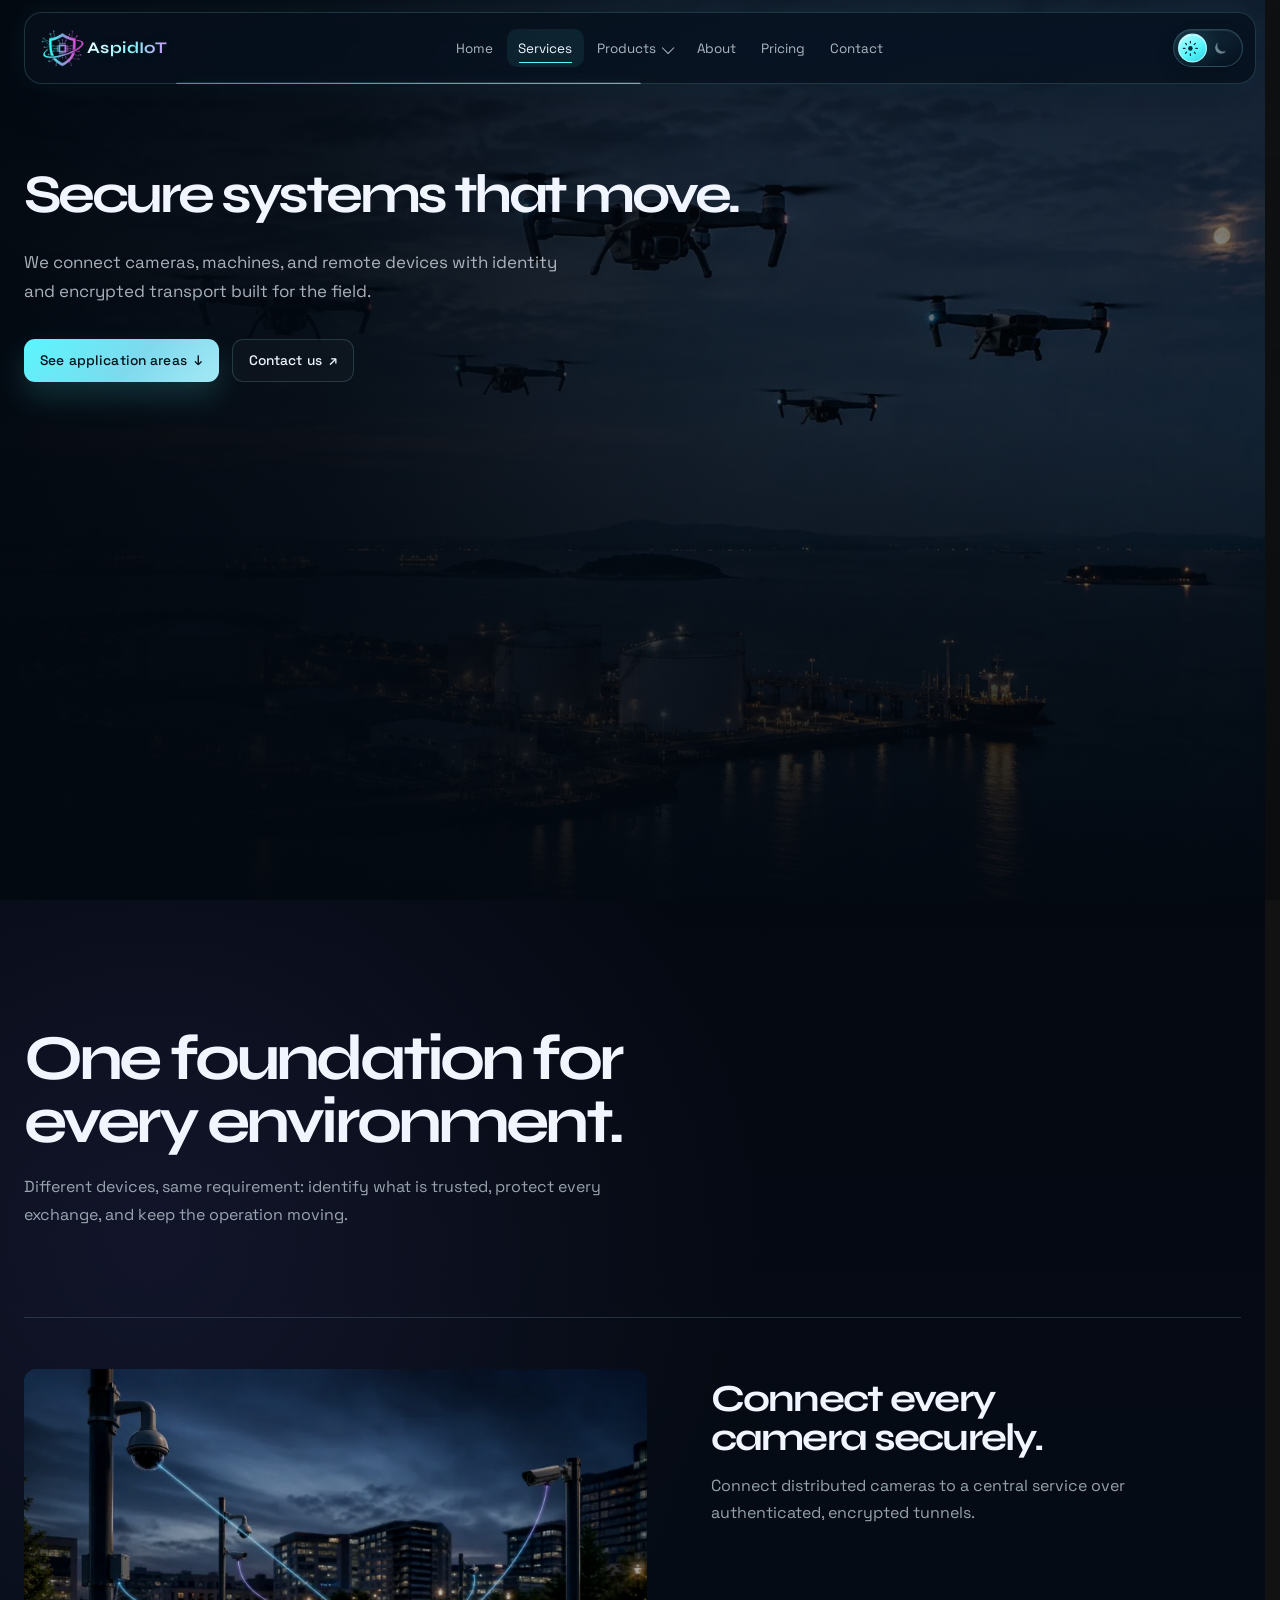
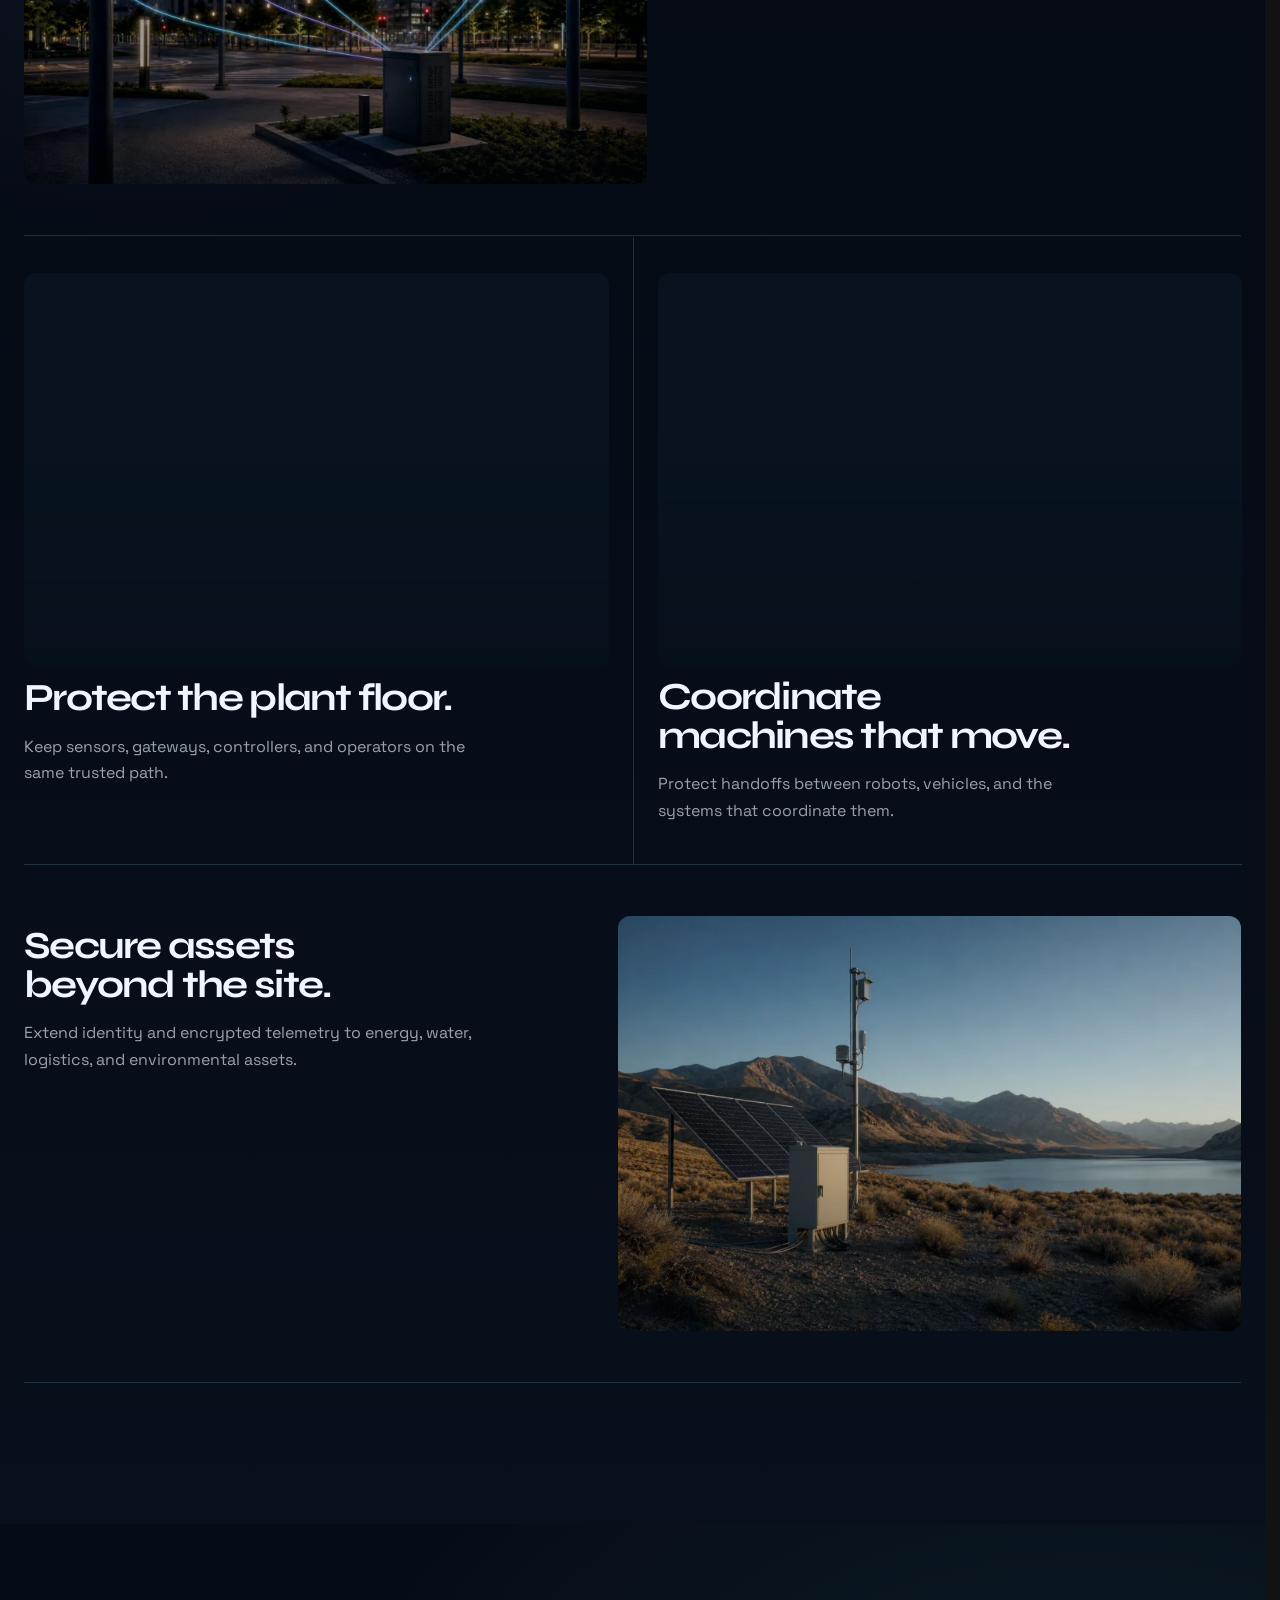
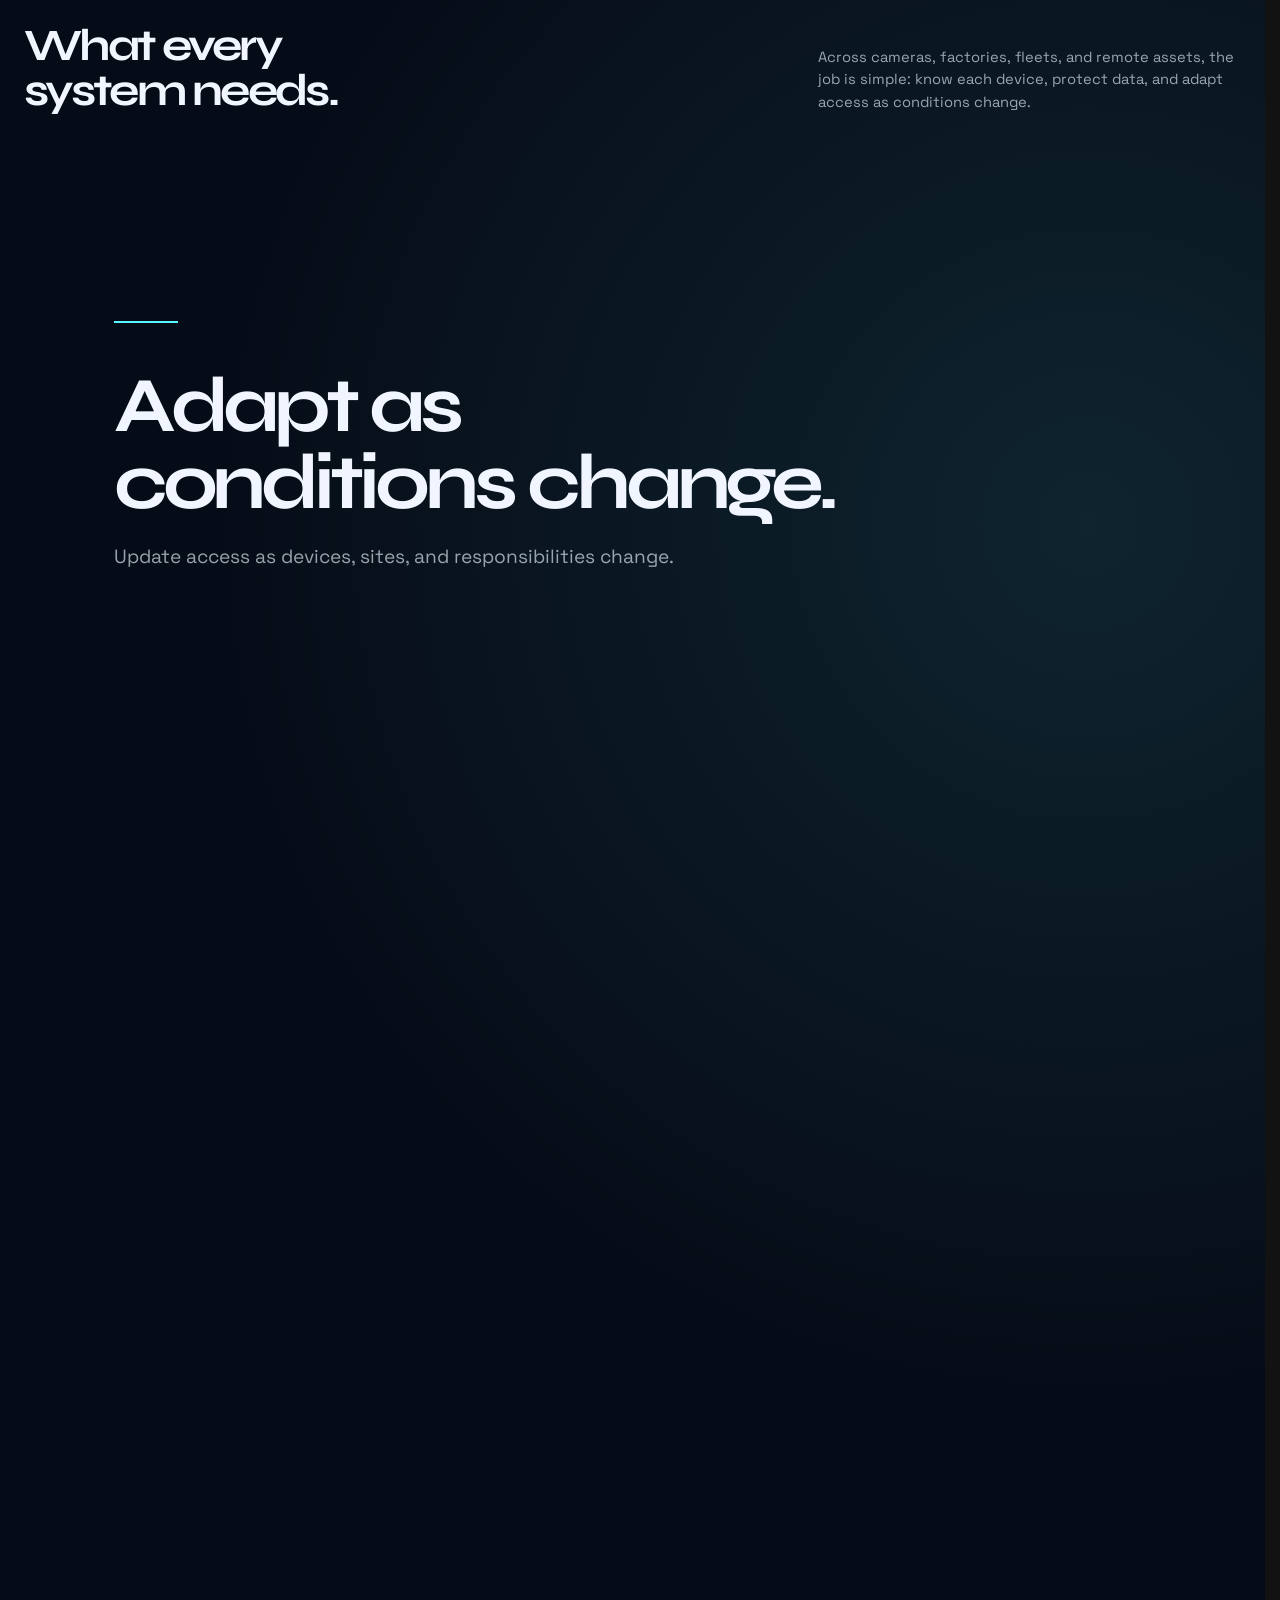
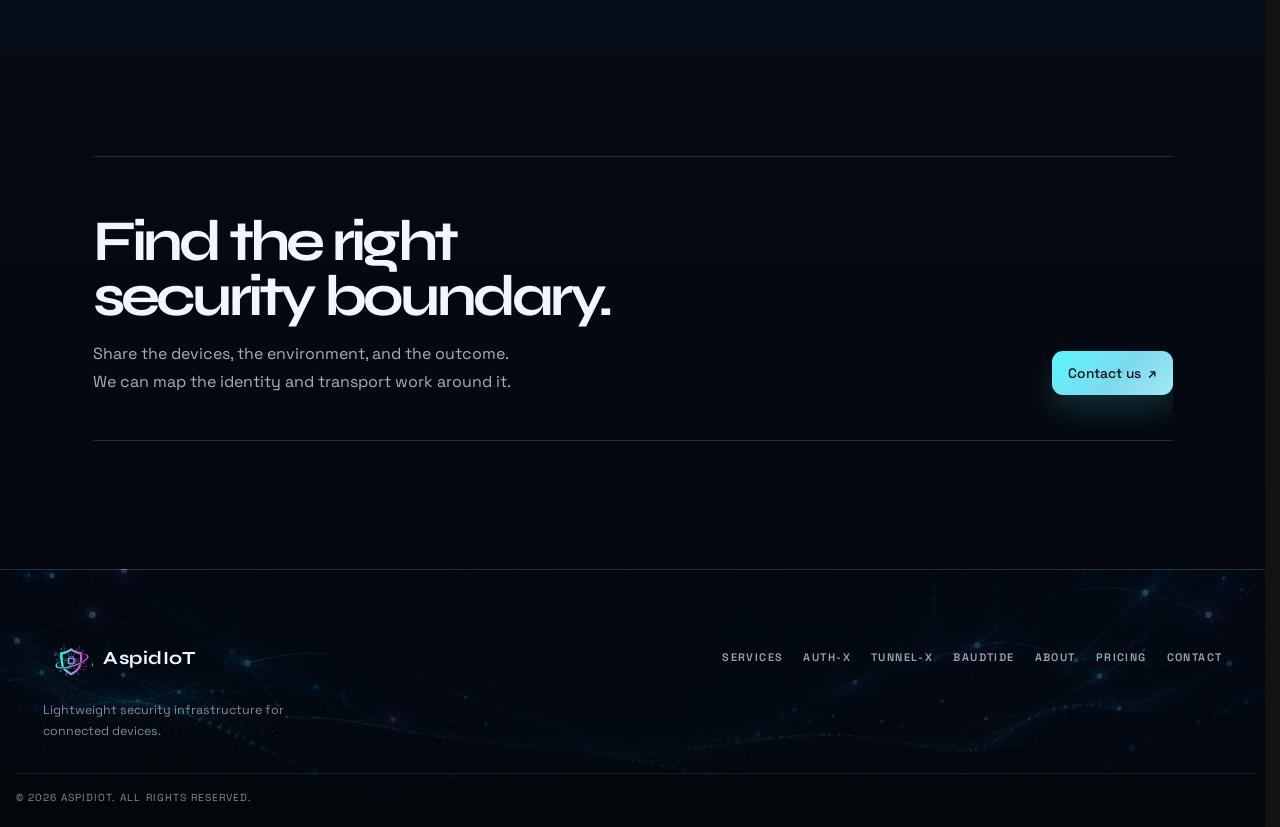
<file: services.html>
<!doctype html>
<html lang="en">
  <head>
    <meta charset="UTF-8" />
    <meta name="viewport" content="width=device-width, initial-scale=1.0" />
    <meta
      name="description"
      content="AspidIoT helps teams secure connected products across urban safety monitoring, drone fleets, industrial IoT, autonomous robotics, and remote infrastructure."
    />
    <title>Services | Secure Connected Systems | AspidIoT</title>
    <meta name="application-name" content="AspidIoT" />
    <meta property="og:site_name" content="AspidIoT" />
    <link rel="icon" type="image/png" sizes="512x512" href="/favicon.png" />
    <link rel="shortcut icon" href="/favicon.ico" />
    <link rel="apple-touch-icon" sizes="180x180" href="/apple-touch-icon.png" />
    <script>
      try {
        if (localStorage.getItem("aspid-theme") === "light") {
          document.documentElement.dataset.theme = "light";
        }
      } catch {}
    </script>
    <link rel="preconnect" href="https://fonts.googleapis.com" />
    <link rel="preconnect" href="https://fonts.gstatic.com" crossorigin />
    <link rel="stylesheet" href="https://fonts.googleapis.com/css2?family=Space+Grotesk:wght@400;500;600&family=Syne:wght@600;700&display=swap" />
    <link rel="stylesheet" href="styles.css?v=performance-5" />
    <link rel="stylesheet" href="theme.css?v=17" />
    <link rel="stylesheet" href="design-taste.css?v=20" />
    <link rel="stylesheet" href="services-common-motion.css?v=4" />
  </head>
  <body class="services-page services-domains-page">
    <header class="site-header" data-header>
      <div class="nav-shell">
        <span class="nav-shell-trace" aria-hidden="true">
          <svg viewBox="0 0 0 0" focusable="false" preserveAspectRatio="none">
            <defs>
              <linearGradient id="aspidNavTraceGradient" x1="0%" y1="0%" x2="100%" y2="0%">
                <stop offset="0%" stop-color="#59f7ff" stop-opacity="0.76" />
                <stop offset="55%" stop-color="#f0ffff" />
                <stop offset="100%" stop-color="#d08aef" stop-opacity="0.94" />
              </linearGradient>
            </defs>
            <path class="nav-shell-trace-path" pathLength="100" />
          </svg>
        </span>

        <a class="brand-mark" href="index.html#home" aria-label="AspidIoT home">
          <span class="brand-logo" aria-hidden="true">
            <img src="logo.webp" alt="" width="640" height="360" decoding="async" />
          </span>
          <span class="brand-copy">
            <span class="brand-name">AspidIoT</span>
          </span>
        </a>

        <nav class="site-nav" aria-label="Primary">
          <a class="nav-link" href="index.html#home">Home</a>
          <a class="nav-link is-active" href="services.html" aria-current="page">Services</a>

          <div class="nav-dropdown" data-dropdown>
            <button
              class="nav-link nav-dropdown-toggle"
              type="button"
              aria-expanded="false"
              aria-controls="products-menu"
              data-dropdown-toggle
            >
              <span>Products</span>
              <span class="nav-caret" aria-hidden="true"></span>
            </button>

            <div class="mega-menu product-menu" id="products-menu" data-dropdown-panel>
              <div class="product-menu-list" data-product-family-list>
                <section class="product-menu-family" data-product-family>
                  <button class="product-menu-family-toggle" type="button" aria-expanded="false" aria-controls="secure-x-products" data-product-family-toggle>
                    <span class="product-menu-family-copy"><span class="product-menu-family-name">Secure-X</span><span class="product-menu-family-detail">Identity + protected telemetry</span></span>
                    <span class="product-menu-family-caret" aria-hidden="true"></span>
                  </button>
                  <div class="product-menu-family-panel" id="secure-x-products" aria-hidden="true">
                <a class="product-menu-item" href="auth-x.html" data-product-link>
                  <span class="product-family-label">Secure-X lineup</span>
                  <span class="product-icon product-icon-auth-x" aria-hidden="true">
                    <img src="assets/auth-x-logos/auth-x-mark-v3.webp" alt="" width="64" height="64" loading="lazy" decoding="async" />
                  </span>
                  <span class="product-copy">
                    <span class="product-title-row">
                      <span class="product-name">Auth-X</span>
                    </span>
                    <span class="product-description">
                      Device identity &amp; session setup
                    </span>
                  </span>
                </a>
                    <a class="product-menu-item" href="tunnel-x.html" data-product-link>
                      <span class="product-menu-item-logo product-menu-item-logo-tunnel-x" aria-hidden="true">
                        <img src="assets/tunnel-x/tunnel-x-mark-v4.webp" alt="" width="64" height="64" loading="lazy" decoding="async" />
                      </span>
                      <span class="product-menu-item-copy">
                        <span class="product-menu-item-name">Tunnel-X</span>
                        <span class="product-menu-item-detail">Protected IoT telemetry</span>
                      </span>
                    </a>
                  </div>
                </section>
                <section class="product-menu-family" data-product-family>
                  <button class="product-menu-family-toggle" type="button" aria-expanded="false" aria-controls="datatide-products" data-product-family-toggle>
                    <span class="product-menu-family-copy"><span class="product-menu-family-name">DataTide</span><span class="product-menu-family-detail">Local telemetry tools</span></span>
                    <span class="product-menu-family-caret" aria-hidden="true"></span>
                  </button>
                  <div class="product-menu-family-panel" id="datatide-products" aria-hidden="true">
                <a class="product-menu-item" href="baudtide.html" data-product-link>
                  <span class="product-family-label">DataTide</span>
                  <span class="product-icon product-icon-baudtide" aria-hidden="true">
                    <img src="assets/baudtide/baudtide-mark.webp" alt="" width="64" height="64" loading="lazy" decoding="async" />
                  </span>
                  <span class="product-copy">
                    <span class="product-title-row">
                      <span class="product-name">BaudTide</span>
                      <span class="product-badge product-badge-open">Open source</span>
                    </span>
                    <span class="product-description">
                      A calm, local-first serial monitor for ESP32, Arduino, and USB/TTY devices.
                    </span>
                  </span>
                </a>
                  </div>
                </section>
              </div>
            </div>
          </div>

          <a class="nav-link" href="about.html">About</a>
          <a class="nav-link" href="pricing.html">Pricing</a>
          <a class="nav-link" href="contact.html">Contact</a>
        </nav>

        <div class="nav-actions">
          <button
            class="theme-toggle"
            type="button"
            data-theme-toggle
            aria-pressed="false"
            aria-label="Switch to light theme"
            title="Switch to light theme"
          >
            <span class="theme-toggle-track" aria-hidden="true">
              <span class="theme-toggle-icon theme-toggle-icon-sun">
                <svg viewBox="0 0 24 24" focusable="false">
                  <circle cx="12" cy="12" r="3.25"></circle>
                  <path d="M12 2v2.2M12 19.8V22M2 12h2.2M19.8 12H22M4.93 4.93l1.56 1.56M17.51 17.51l1.56 1.56M19.07 4.93l-1.56 1.56M6.49 17.51l-1.56 1.56"></path>
                </svg>
              </span>
              <span class="theme-toggle-icon theme-toggle-icon-moon">
                <svg viewBox="0 0 24 24" focusable="false">
                  <path d="M20.4 15.2A8.5 8.5 0 0 1 8.8 3.6 8.5 8.5 0 1 0 20.4 15.2Z"></path>
                </svg>
              </span>
              <span class="theme-toggle-thumb"></span>
            </span>
          </button>

          <button
            class="nav-toggle"
            type="button"
            aria-label="Toggle navigation"
            aria-expanded="false"
            aria-controls="mobile-menu"
            data-nav-toggle
          >
            <span></span>
            <span></span>
            <span></span>
          </button>
        </div>
      </div>

      <div class="mobile-menu" id="mobile-menu" data-mobile-menu>
        <div class="mobile-menu-inner">
          <a class="mobile-nav-link" href="index.html#home" data-mobile-link>Home</a>
          <a class="mobile-nav-link is-active" href="services.html" aria-current="page" data-mobile-link>Services</a>

          <div class="mobile-products">
            <button
              class="mobile-products-toggle"
              type="button"
              aria-expanded="false"
              aria-controls="mobile-products-grid"
              data-mobile-products-toggle
            >
              <span>Products</span>
              <span class="nav-caret" aria-hidden="true"></span>
            </button>

            <div class="mobile-products-grid" id="mobile-products-grid" data-mobile-products-grid>
              <div class="product-menu-list product-menu-list-mobile" data-product-family-list>
                <section class="product-menu-family" data-product-family>
                  <button class="product-menu-family-toggle" type="button" aria-expanded="false" aria-controls="mobile-secure-x-products" data-product-family-toggle>
                    <span class="product-menu-family-copy">
                      <span class="product-menu-family-name">Secure-X</span>
                      <span class="product-menu-family-detail">Identity + protected telemetry</span>
                    </span>
                    <span class="product-menu-family-caret" aria-hidden="true"></span>
                  </button>
                  <div class="product-menu-family-panel" id="mobile-secure-x-products" aria-hidden="true">
                    <a class="product-menu-item" href="auth-x.html" data-product-link data-mobile-link>
                      <span class="product-menu-item-logo product-menu-item-logo-auth-x" aria-hidden="true">
                        <img src="assets/auth-x-logos/auth-x-mark-v3.webp" alt="" width="64" height="64" loading="lazy" decoding="async" />
                      </span>
                      <span class="product-menu-item-copy">
                        <span class="product-menu-item-name">Auth-X</span>
                        <span class="product-menu-item-detail">Device identity &amp; session setup</span>
                      </span>
                    </a>
                    <a class="product-menu-item" href="tunnel-x.html" data-product-link data-mobile-link>
                      <span class="product-menu-item-logo product-menu-item-logo-tunnel-x" aria-hidden="true">
                        <img src="assets/tunnel-x/tunnel-x-mark-v4.webp" alt="" width="64" height="64" loading="lazy" decoding="async" />
                      </span>
                      <span class="product-menu-item-copy">
                        <span class="product-menu-item-name">Tunnel-X</span>
                        <span class="product-menu-item-detail">Protected IoT telemetry</span>
                      </span>
                    </a>
                  </div>
                </section>
                <section class="product-menu-family" data-product-family>
                  <button class="product-menu-family-toggle" type="button" aria-expanded="false" aria-controls="mobile-datatide-products" data-product-family-toggle>
                    <span class="product-menu-family-copy">
                      <span class="product-menu-family-name">DataTide</span>
                      <span class="product-menu-family-detail">Local telemetry tools</span>
                    </span>
                    <span class="product-menu-family-caret" aria-hidden="true"></span>
                  </button>
                  <div class="product-menu-family-panel" id="mobile-datatide-products" aria-hidden="true">
                    <a class="product-menu-item" href="baudtide.html" data-product-link data-mobile-link>
                      <span class="product-menu-item-logo product-menu-item-logo-baudtide" aria-hidden="true">
                        <img src="assets/baudtide/baudtide-mark.webp" alt="" width="64" height="64" loading="lazy" decoding="async" />
                      </span>
                      <span class="product-menu-item-copy">
                        <span class="product-menu-item-name">BaudTide <span class="product-badge product-badge-open">Open source</span></span>
                        <span class="product-menu-item-detail">Local-first serial monitoring</span>
                      </span>
                    </a>
                  </div>
                </section>
              </div>
            </div>
          </div>

          <a class="mobile-nav-link" href="about.html" data-mobile-link>About</a>
          <a class="mobile-nav-link" href="pricing.html" data-mobile-link>Pricing</a>
          <a class="mobile-nav-link" href="contact.html" data-mobile-link>Contact</a>
        </div>
      </div>
    </header>

    <main>
      <section class="services-domains-hero" id="services" aria-labelledby="services-title">
        <div class="services-domains-hero-shell">
          <div class="services-domains-hero-copy reveal">
            <h1 id="services-title">Secure systems that move.</h1>
            <p class="services-domains-hero-lede">
              We connect cameras, machines, and remote devices with identity and encrypted transport built for the field.
            </p>
            <div class="services-domains-hero-actions">
              <a class="button-link button-link-primary" href="#domains">See application areas <span aria-hidden="true">↓</span></a>
              <a class="button-link button-link-muted" href="contact.html">Contact us <span aria-hidden="true">↗</span></a>
            </div>
          </div>

          <figure class="services-domains-hero-visual">
            <img
              class="services-hero-media-fallback"
              src="assets/services/authenticated-drone-swarm-clean.webp"
              srcset="assets/services/authenticated-drone-swarm-clean-800.webp 800w, assets/services/authenticated-drone-swarm-clean.webp 1536w"
              sizes="100vw"
              alt="A coordinated group of autonomous drones above a coastal industrial port at blue hour"
              width="1536"
              height="1024"
              fetchpriority="high"
              decoding="async"
            />
          </figure>
        </div>

      </section>

      <section class="services-domains-section" id="domains" aria-labelledby="services-domains-title">
        <div class="services-domains-head">
          <div>
            <h2 id="services-domains-title">One foundation for every environment.</h2>
          </div>
          <p>
            Different devices, same requirement: identify what is trusted, protect every exchange, and keep the operation moving.
          </p>
        </div>

        <div class="services-domain-grid">
          <article class="services-domain-card services-domain-card-wide services-domain-cctv reveal">
            <figure class="services-domain-media">
              <picture>
                <source srcset="assets/services/urban-safety-cctv-network-800.webp 800w, assets/services/urban-safety-cctv-network.webp 1536w" sizes="(max-width: 760px) 100vw, 50vw" type="image/webp" />
                <img
                  src="assets/services/urban-safety-cctv-network.png"
                  alt="Street cameras connected to a secure edge server across an urban safety network"
                  width="1536"
                  height="1024"
                  loading="lazy"
                  decoding="async"
                />
              </picture>
            </figure>
            <div class="services-domain-body">
              <h3>Connect every camera securely.</h3>
              <p>
                Connect distributed cameras to a central service over authenticated, encrypted tunnels.
              </p>
            </div>
          </article>

          <article class="services-domain-card services-domain-industrial reveal" data-delay="80">
            <figure class="services-domain-media">
              <picture>
                <source srcset="assets/services/industrial-iot-800.webp 800w, assets/services/industrial-iot.webp 1200w" sizes="(max-width: 760px) 100vw, 42vw" type="image/webp" />
                <img
                  src="assets/services/industrial-iot.png"
                  alt="Robotic arm and sensor-equipped conveyor line inside a modern factory"
                  width="1536"
                  height="1024"
                  loading="lazy"
                  decoding="async"
                />
              </picture>
            </figure>
            <div class="services-domain-body">
              <h3>Protect the plant floor.</h3>
              <p>
                Keep sensors, gateways, controllers, and operators on the same trusted path.
              </p>
            </div>
          </article>

          <article class="services-domain-card services-domain-robotics reveal" data-delay="160">
            <figure class="services-domain-media">
              <picture>
                <source srcset="assets/services/autonomous-robotics-800.webp 800w, assets/services/autonomous-robotics.webp 1200w" sizes="(max-width: 760px) 100vw, 42vw" type="image/webp" />
                <img
                  src="assets/services/autonomous-robotics.png"
                  alt="Autonomous mobile robots carrying boxes through a clean logistics warehouse"
                  width="1536"
                  height="1024"
                  loading="lazy"
                  decoding="async"
                />
              </picture>
            </figure>
            <div class="services-domain-body">
              <h3>Coordinate machines that move.</h3>
              <p>
                Protect handoffs between robots, vehicles, and the systems that coordinate them.
              </p>
            </div>
          </article>

          <article class="services-domain-card services-domain-card-wide services-domain-infrastructure reveal" data-delay="240">
            <figure class="services-domain-media">
              <picture>
                <source srcset="assets/services/remote-infrastructure-v2-800.webp 800w, assets/services/remote-infrastructure-v2.webp 1536w" sizes="(max-width: 760px) 100vw, 50vw" type="image/webp" />
                <img
                  src="assets/services/remote-infrastructure-v2.png"
                  alt="Off-grid monitoring station with solar panels beside a mountain reservoir"
                  width="1536"
                  height="1024"
                  loading="lazy"
                  decoding="async"
                />
              </picture>
            </figure>
            <div class="services-domain-body">
              <h3>Secure assets beyond the site.</h3>
              <p>
                Extend identity and encrypted telemetry to energy, water, logistics, and environmental assets.
              </p>
            </div>
          </article>
        </div>
      </section>

      <section class="services-common-section" id="approach" aria-labelledby="services-common-title">
        <div class="services-common-stage">
          <div class="services-common-head">
            <div>
              <h2 id="services-common-title">What every system needs.</h2>
            </div>
            <p>
              Across cameras, factories, fleets, and remote assets, the job is simple: know each device, protect data, and adapt access as conditions change.
            </p>
          </div>

          <div class="services-common-grid">
            <article class="services-common-card">
              <h3>Know every device.</h3>
              <p>Give each device and operator a clear, verifiable place in the system.</p>
            </article>
            <article class="services-common-card services-common-card-violet">
              <h3>Protect every exchange.</h3>
              <p>Keep operational data private from the edge to the service that receives it.</p>
            </article>
            <article class="services-common-card services-common-card-mint">
              <h3>Adapt as conditions change.</h3>
              <p>Update access as devices, sites, and responsibilities change.</p>
            </article>
          </div>
        </div>
      </section>

      <section class="services-domains-close" aria-labelledby="services-close-title">
        <div class="services-domains-close-shell">
          <div>
            <h2 id="services-close-title">Find the right security boundary.</h2>
            <p>
              Share the devices, the environment, and the outcome. We can map the identity and transport work around it.
            </p>
          </div>
          <a class="button-link button-link-primary" href="contact.html">Contact us <span aria-hidden="true">↗</span></a>
        </div>
      </section>
    </main>

    <footer class="site-footer">
      <div class="site-footer-shell">
        <div class="site-footer-branding">
          <a class="site-footer-brand" href="index.html#home" aria-label="AspidIoT home">
            <span class="site-footer-brand-mark" aria-hidden="true"></span>
            <span>AspidIoT</span>
          </a>
          <p>Lightweight security infrastructure for connected devices.</p>
        </div>
        <nav class="site-footer-nav" aria-label="Footer">
          <a href="services.html" aria-current="page">Services</a>
          <a href="auth-x.html">Auth-X</a>
          <a href="tunnel-x.html">Tunnel-X</a>
          <a href="baudtide.html">BaudTide</a>
          <a href="about.html">About</a>
          <a href="pricing.html">Pricing</a>
          <a href="contact.html">Contact</a>
        </nav>
      </div>
      <div class="site-footer-meta">
        <p>© 2026 AspidIoT. All rights reserved.</p>
      </div>
    </footer>

    <script src="theme.js?v=2"></script>
    <script src="script.js?v=performance-6"></script>
    <script src="services-common-scroll.js?v=3"></script>
  </body>
</html>
</file>
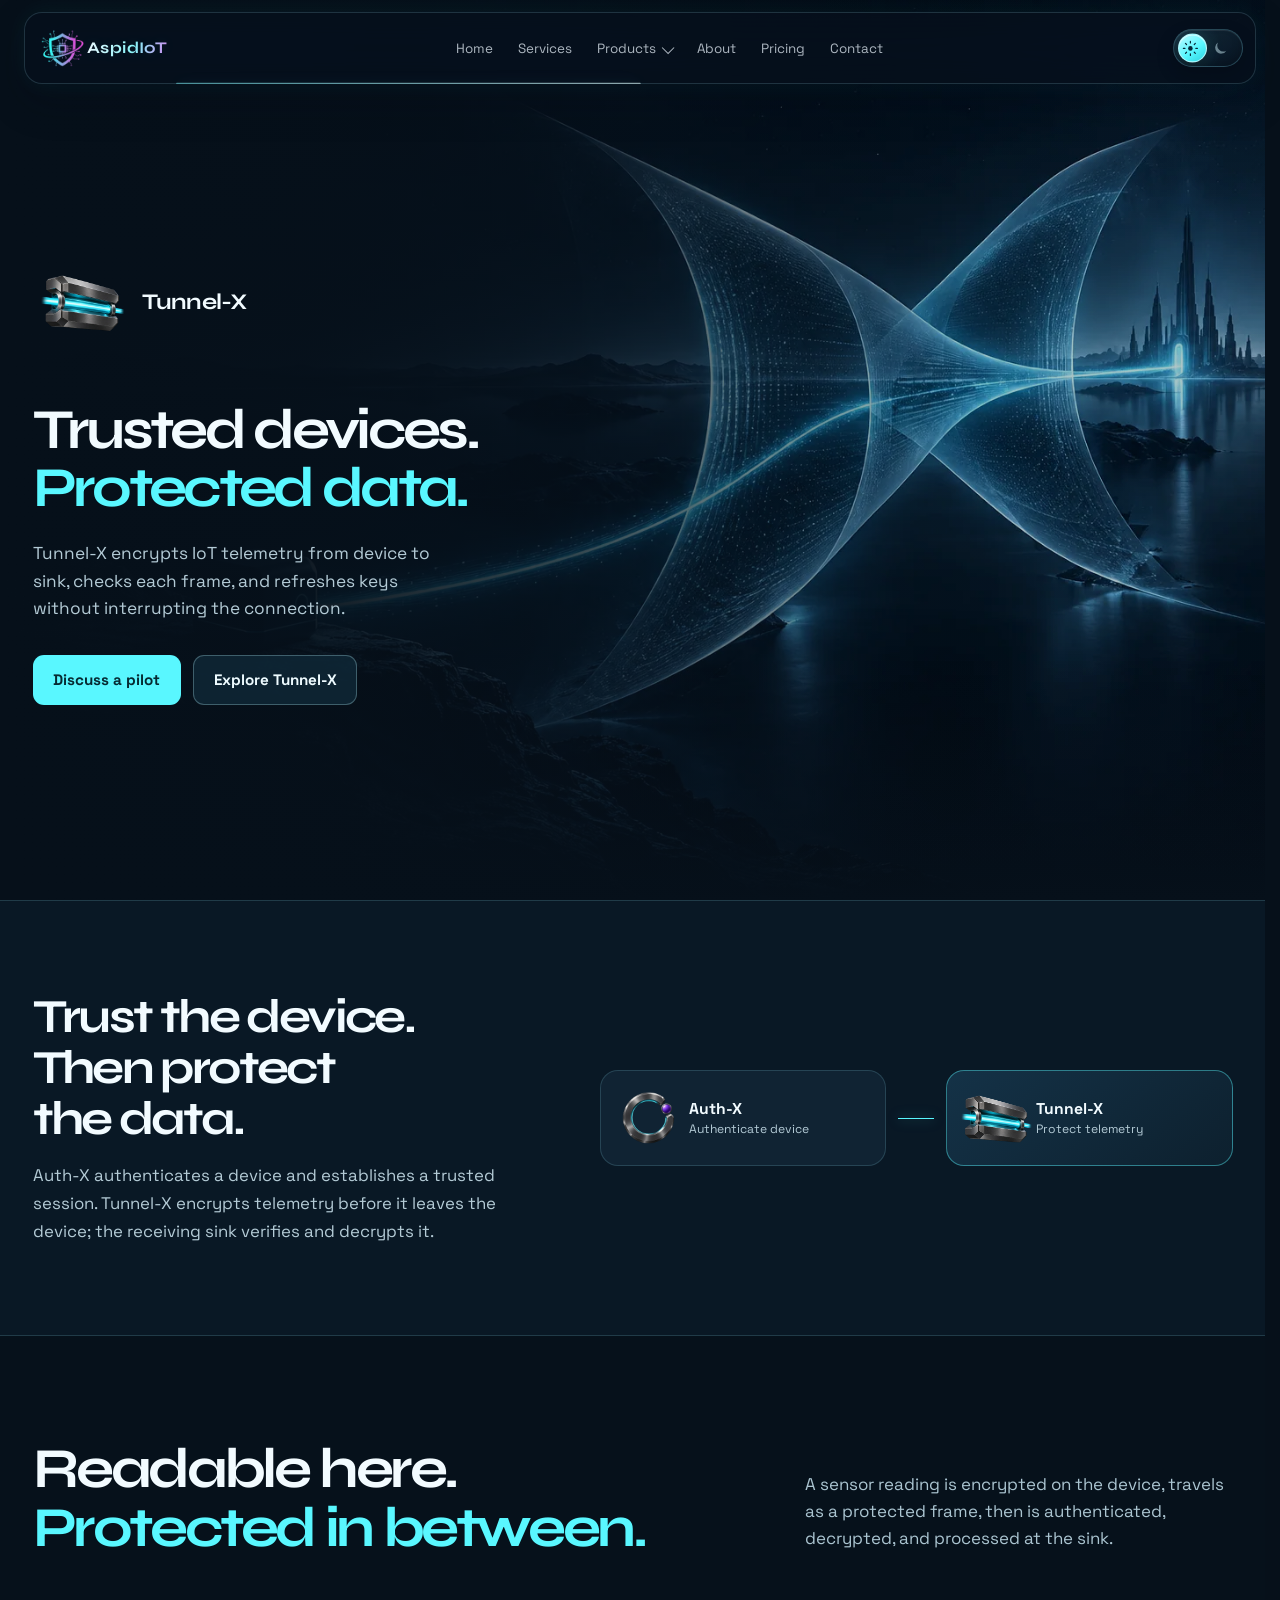
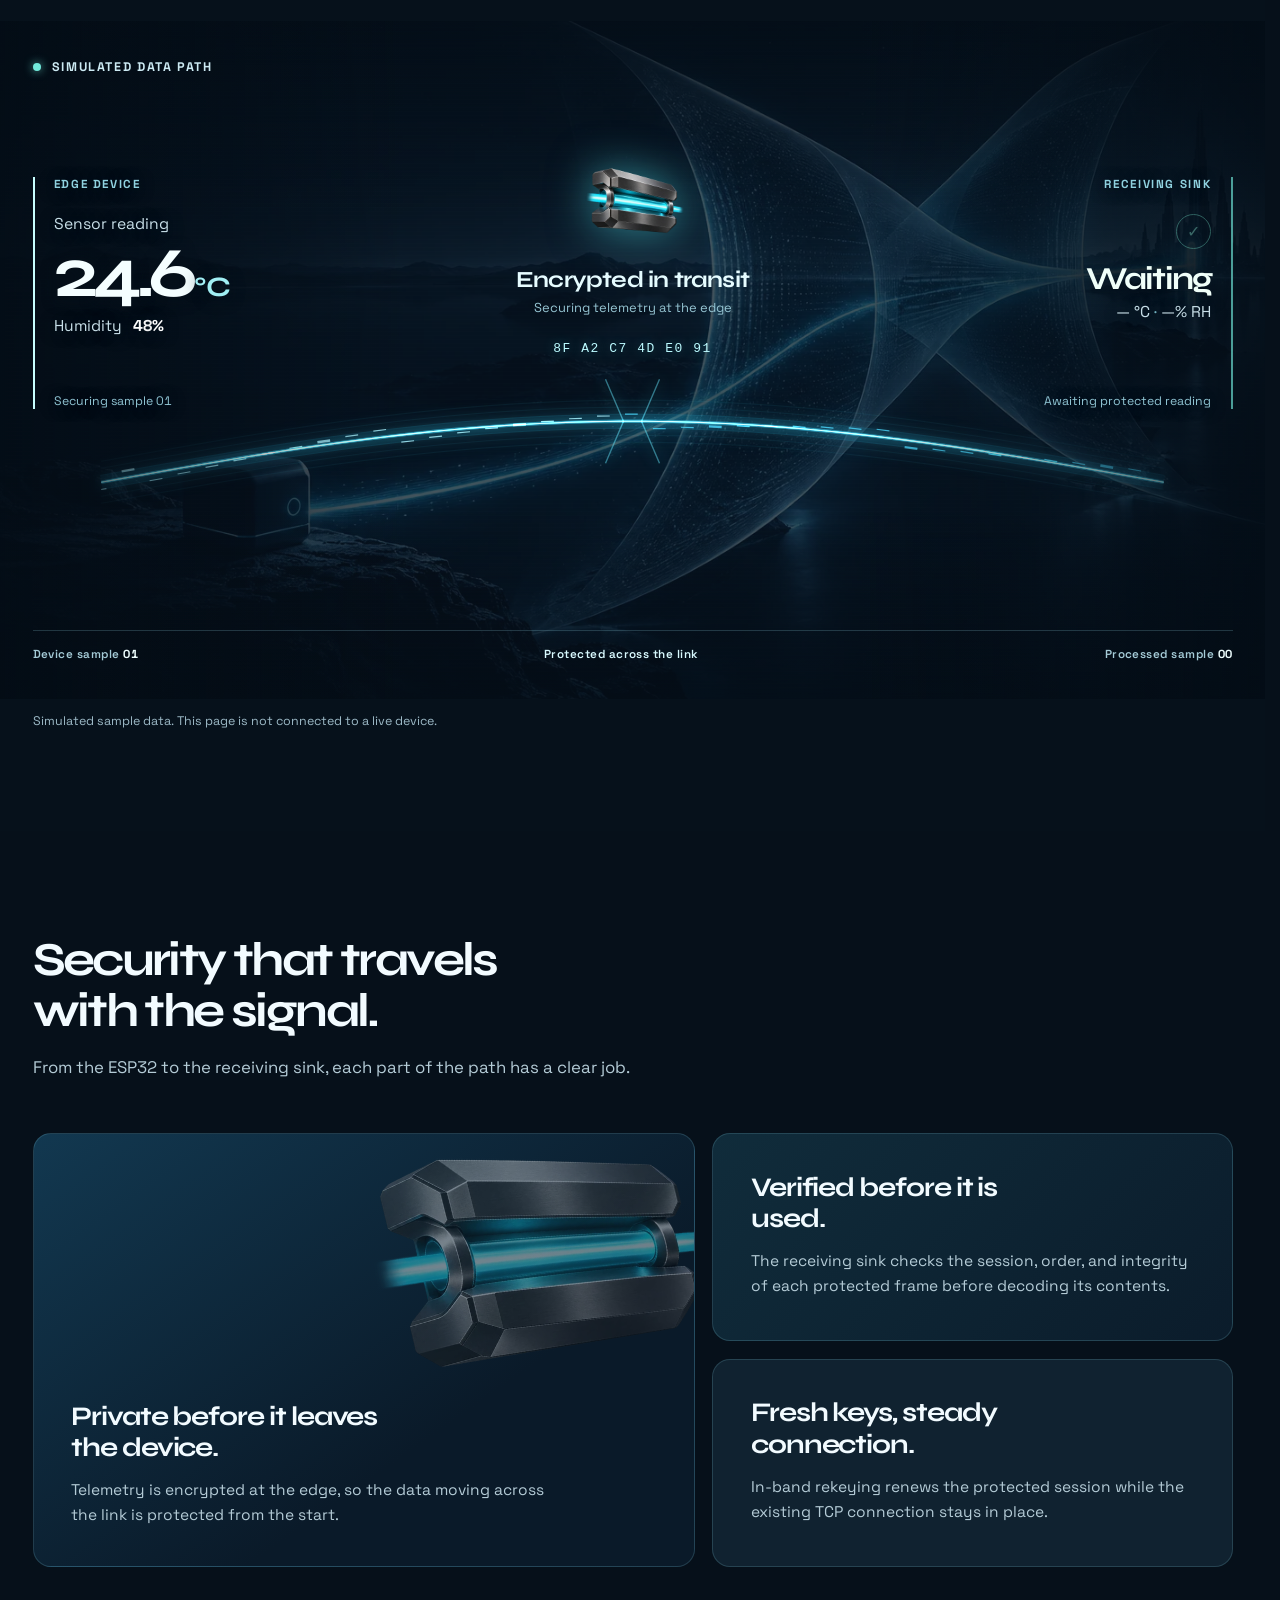
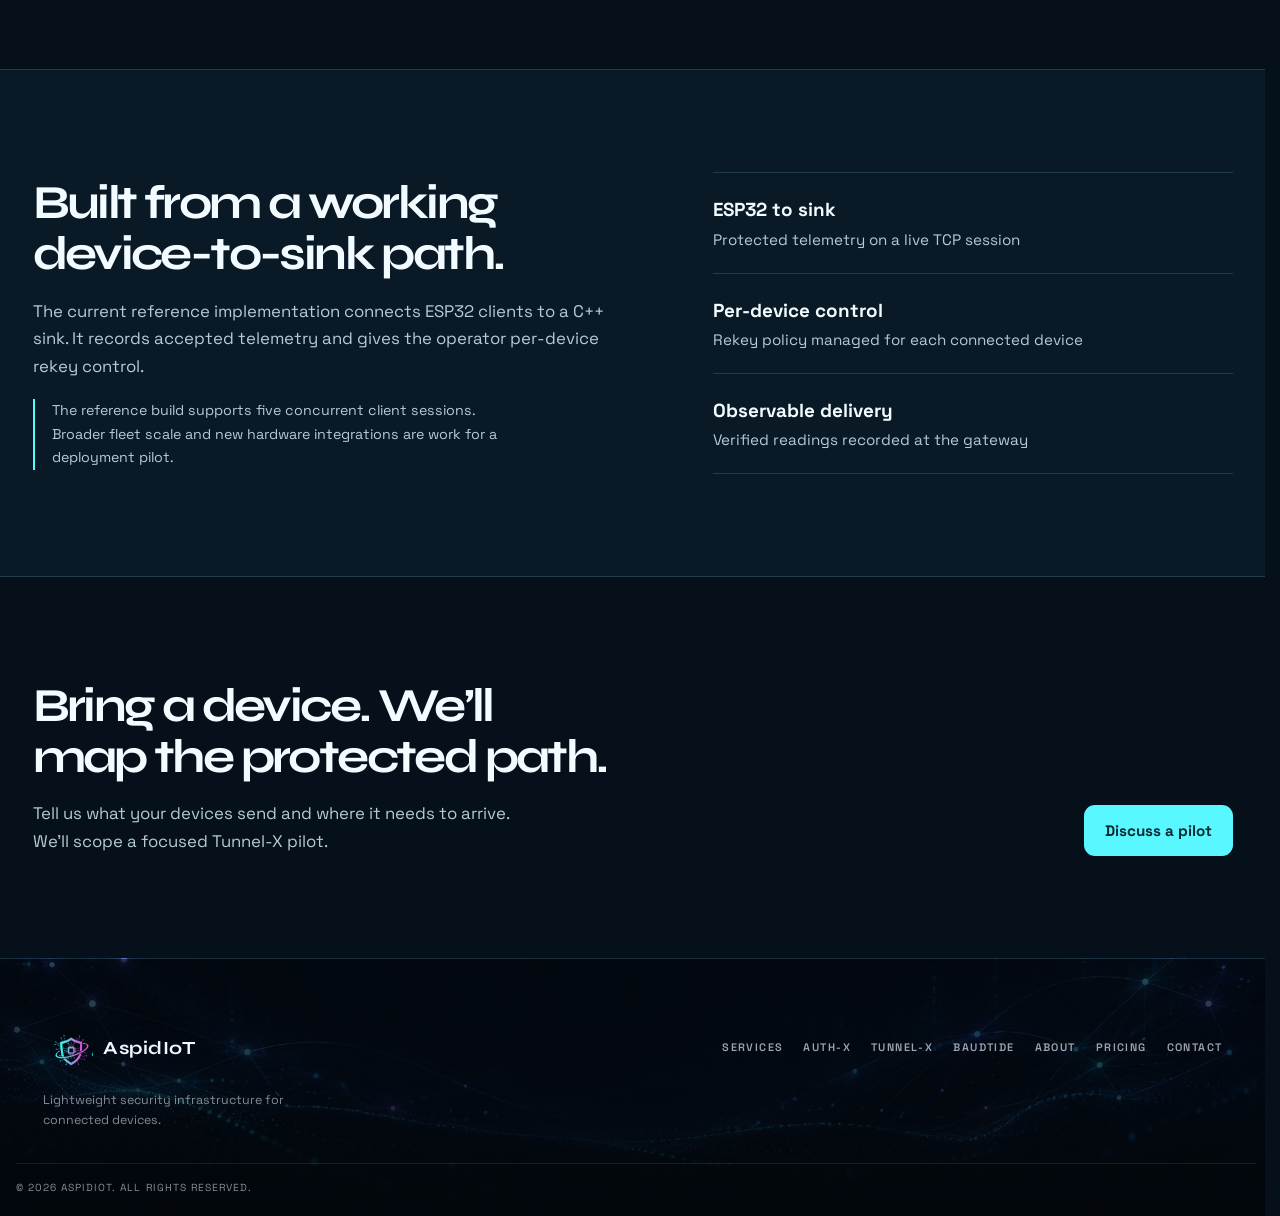
<file: tunnel-x.html>
<!doctype html>
<html lang="en">
  <head>
    <meta charset="UTF-8" />
    <meta name="viewport" content="width=device-width, initial-scale=1.0" />
    <meta
      name="description"
      content="Tunnel-X protects IoT telemetry from device to sink with authenticated encryption, verified delivery, and in-band key rotation."
    />
    <title>Tunnel-X | Protected IoT Telemetry | AspidIoT</title>
    <meta name="application-name" content="AspidIoT" />
    <meta property="og:site_name" content="AspidIoT" />
    <link rel="icon" type="image/png" sizes="512x512" href="/favicon.png" />
    <link rel="shortcut icon" href="/favicon.ico" />
    <link rel="apple-touch-icon" sizes="180x180" href="/apple-touch-icon.png" />
    <script>
      try {
        if (localStorage.getItem("aspid-theme") === "light") {
          document.documentElement.dataset.theme = "light";
        }
      } catch {}
    </script>
    <link rel="preconnect" href="https://fonts.googleapis.com" />
    <link rel="preconnect" href="https://fonts.gstatic.com" crossorigin />
    <link rel="stylesheet" href="https://fonts.googleapis.com/css2?family=Space+Grotesk:wght@400;500;600&amp;family=Syne:wght@600;700&amp;display=swap" />
    <link rel="stylesheet" href="styles.css?v=performance-5" />
    <link rel="stylesheet" href="theme.css?v=17" />
    <link rel="stylesheet" href="design-taste.css?v=20" />
    <link rel="stylesheet" href="tunnel-x-product.css?v=13" />
    <link rel="preload" as="image" type="image/webp" href="assets/tunnel-x/tunnel-x-hero-800.webp" media="(max-width: 767px)" fetchpriority="high" />
    <link rel="preload" as="image" type="image/webp" href="assets/tunnel-x/tunnel-x-hero.webp" media="(width > 767px)" fetchpriority="high" />
  </head>
  <body class="tunnel-x-page">
    <header class="site-header" data-header>
      <div class="nav-shell">
        <span class="nav-shell-trace" aria-hidden="true">
          <svg viewBox="0 0 0 0" focusable="false" preserveAspectRatio="none">
            <defs>
              <linearGradient id="aspidNavTraceGradient" x1="0%" y1="0%" x2="100%" y2="0%">
                <stop offset="0%" stop-color="#59f7ff" stop-opacity="0.76" />
                <stop offset="55%" stop-color="#f0ffff" />
                <stop offset="100%" stop-color="#d08aef" stop-opacity="0.94" />
              </linearGradient>
            </defs>
            <path class="nav-shell-trace-path" pathLength="100" />
          </svg>
        </span>

        <a class="brand-mark" href="index.html#home" aria-label="AspidIoT home">
          <span class="brand-logo" aria-hidden="true">
            <img src="logo.webp" alt="" width="640" height="360" decoding="async" />
          </span>
          <span class="brand-copy">
            <span class="brand-name">AspidIoT</span>
          </span>
        </a>

        <nav class="site-nav" aria-label="Primary">
          <a class="nav-link" href="index.html#home" data-nav-link>Home</a>
          <a class="nav-link" href="services.html">Services</a>

          <div class="nav-dropdown" data-dropdown>
            <button
              class="nav-link nav-dropdown-toggle"
              type="button"
              aria-expanded="false"
              aria-controls="products-menu"
              data-dropdown-toggle
            >
              <span>Products</span>
              <span class="nav-caret" aria-hidden="true"></span>
            </button>

            <div class="mega-menu product-menu" id="products-menu" data-dropdown-panel>
              <div class="product-menu-list" data-product-family-list>
                <section class="product-menu-family" data-product-family>
                  <button class="product-menu-family-toggle" type="button" aria-expanded="false" aria-controls="secure-x-products" data-product-family-toggle>
                    <span class="product-menu-family-copy">
                      <span class="product-menu-family-name">Secure-X</span>
                      <span class="product-menu-family-detail">Identity + protected telemetry</span>
                    </span>
                    <span class="product-menu-family-caret" aria-hidden="true"></span>
                  </button>
                  <div class="product-menu-family-panel" id="secure-x-products" aria-hidden="true">
                    <a class="product-menu-item" href="auth-x.html" data-product-link>
                      <span class="product-menu-item-logo product-menu-item-logo-auth-x" aria-hidden="true">
                        <img src="assets/auth-x-logos/auth-x-mark-v3.webp" alt="" width="64" height="64" loading="lazy" decoding="async" />
                      </span>
                      <span class="product-menu-item-copy">
                        <span class="product-menu-item-name">Auth-X</span>
                        <span class="product-menu-item-detail">Device identity &amp; session setup</span>
                      </span>
                    </a>
                    <a class="product-menu-item" href="tunnel-x.html" data-product-link aria-current="page">
                      <span class="product-menu-item-logo product-menu-item-logo-tunnel-x" aria-hidden="true">
                        <img src="assets/tunnel-x/tunnel-x-mark-v4.webp" alt="" width="64" height="64" loading="lazy" decoding="async" />
                      </span>
                      <span class="product-menu-item-copy">
                        <span class="product-menu-item-name">Tunnel-X</span>
                        <span class="product-menu-item-detail">Protected IoT telemetry</span>
                      </span>
                    </a>
                  </div>
                </section>
                <section class="product-menu-family" data-product-family>
                  <button class="product-menu-family-toggle" type="button" aria-expanded="false" aria-controls="datatide-products" data-product-family-toggle>
                    <span class="product-menu-family-copy">
                      <span class="product-menu-family-name">DataTide</span>
                      <span class="product-menu-family-detail">Local telemetry tools</span>
                    </span>
                    <span class="product-menu-family-caret" aria-hidden="true"></span>
                  </button>
                  <div class="product-menu-family-panel" id="datatide-products" aria-hidden="true">
                    <a class="product-menu-item" href="baudtide.html" data-product-link>
                      <span class="product-menu-item-logo" aria-hidden="true">
                        <img src="assets/baudtide/baudtide-mark.webp" alt="" width="64" height="64" loading="lazy" decoding="async" />
                      </span>
                      <span class="product-menu-item-copy">
                        <span class="product-menu-item-name">BaudTide <span class="product-badge product-badge-open">Open source</span></span>
                        <span class="product-menu-item-detail">Local-first serial monitoring</span>
                      </span>
                    </a>
                  </div>
                </section>
              </div>
            </div>
          </div>

          <a class="nav-link" href="about.html">About</a>
          <a class="nav-link" href="pricing.html">Pricing</a>
          <a class="nav-link" href="contact.html">Contact</a>
       </nav>

        <div class="nav-actions">
          <button
            class="theme-toggle"
            type="button"
            data-theme-toggle
            aria-pressed="false"
            aria-label="Switch to light theme"
            title="Switch to light theme"
          >
            <span class="theme-toggle-track" aria-hidden="true">
              <span class="theme-toggle-icon theme-toggle-icon-sun">
                <svg viewBox="0 0 24 24" focusable="false">
                  <circle cx="12" cy="12" r="3.25"></circle>
                  <path d="M12 2v2.2M12 19.8V22M2 12h2.2M19.8 12H22M4.93 4.93l1.56 1.56M17.51 17.51l1.56 1.56M19.07 4.93l-1.56 1.56M6.49 17.51l-1.56 1.56"></path>
                </svg>
              </span>
              <span class="theme-toggle-icon theme-toggle-icon-moon">
                <svg viewBox="0 0 24 24" focusable="false">
                  <path d="M20.4 15.2A8.5 8.5 0 0 1 8.8 3.6 8.5 8.5 0 1 0 20.4 15.2Z"></path>
                </svg>
              </span>
              <span class="theme-toggle-thumb"></span>
            </span>
          </button>

          <button
            class="nav-toggle"
            type="button"
            aria-label="Toggle navigation"
            aria-expanded="false"
            aria-controls="mobile-menu"
            data-nav-toggle
          >
            <span></span>
            <span></span>
            <span></span>
          </button>
        </div>
      </div>

      <div class="mobile-menu" id="mobile-menu" data-mobile-menu>
        <div class="mobile-menu-inner">
          <a class="mobile-nav-link" href="index.html#home" data-mobile-link>Home</a>
          <a class="mobile-nav-link" href="services.html" data-mobile-link>Services</a>

          <div class="mobile-products">
            <button
              class="mobile-products-toggle"
              type="button"
              aria-expanded="false"
              aria-controls="mobile-products-grid"
              data-mobile-products-toggle
            >
              <span>Products</span>
              <span class="nav-caret" aria-hidden="true"></span>
            </button>

            <div class="mobile-products-grid" id="mobile-products-grid" data-mobile-products-grid>
              <div class="product-menu-list product-menu-list-mobile" data-product-family-list>
                <section class="product-menu-family" data-product-family>
                  <button class="product-menu-family-toggle" type="button" aria-expanded="false" aria-controls="mobile-secure-x-products" data-product-family-toggle>
                    <span class="product-menu-family-copy">
                      <span class="product-menu-family-name">Secure-X</span>
                      <span class="product-menu-family-detail">Identity + protected telemetry</span>
                    </span>
                    <span class="product-menu-family-caret" aria-hidden="true"></span>
                  </button>
                  <div class="product-menu-family-panel" id="mobile-secure-x-products" aria-hidden="true">
                    <a class="product-menu-item" href="auth-x.html" data-product-link data-mobile-link>
                      <span class="product-menu-item-logo product-menu-item-logo-auth-x" aria-hidden="true">
                        <img src="assets/auth-x-logos/auth-x-mark-v3.webp" alt="" width="64" height="64" loading="lazy" decoding="async" />
                      </span>
                      <span class="product-menu-item-copy">
                        <span class="product-menu-item-name">Auth-X</span>
                        <span class="product-menu-item-detail">Device identity &amp; session setup</span>
                      </span>
                    </a>
                    <a class="product-menu-item" href="tunnel-x.html" data-product-link data-mobile-link aria-current="page">
                      <span class="product-menu-item-logo product-menu-item-logo-tunnel-x" aria-hidden="true">
                        <img src="assets/tunnel-x/tunnel-x-mark-v4.webp" alt="" width="64" height="64" loading="lazy" decoding="async" />
                      </span>
                      <span class="product-menu-item-copy">
                        <span class="product-menu-item-name">Tunnel-X</span>
                        <span class="product-menu-item-detail">Protected IoT telemetry</span>
                      </span>
                    </a>
                  </div>
                </section>
                <section class="product-menu-family" data-product-family>
                  <button class="product-menu-family-toggle" type="button" aria-expanded="false" aria-controls="mobile-datatide-products" data-product-family-toggle>
                    <span class="product-menu-family-copy">
                      <span class="product-menu-family-name">DataTide</span>
                      <span class="product-menu-family-detail">Local telemetry tools</span>
                    </span>
                    <span class="product-menu-family-caret" aria-hidden="true"></span>
                  </button>
                  <div class="product-menu-family-panel" id="mobile-datatide-products" aria-hidden="true">
                    <a class="product-menu-item" href="baudtide.html" data-product-link data-mobile-link>
                      <span class="product-menu-item-logo product-menu-item-logo-baudtide" aria-hidden="true">
                        <img src="assets/baudtide/baudtide-mark.webp" alt="" width="64" height="64" loading="lazy" decoding="async" />
                      </span>
                      <span class="product-menu-item-copy">
                        <span class="product-menu-item-name">BaudTide <span class="product-badge product-badge-open">Open source</span></span>
                        <span class="product-menu-item-detail">Local-first serial monitoring</span>
                      </span>
                    </a>
                  </div>
                </section>
              </div>
            </div>
          </div>

          <a class="mobile-nav-link" href="about.html" data-mobile-link>About</a>
          <a class="mobile-nav-link" href="pricing.html" data-mobile-link>Pricing</a>
          <a class="mobile-nav-link" href="contact.html" data-mobile-link>Contact</a>

        </div>
      </div>
    </header>

    <main id="main-content">
      <section class="tx-hero" id="tunnel-x" aria-labelledby="tx-title">
        <div class="tx-shell tx-hero-layout">
          <div class="tx-hero-copy reveal">
            <div class="tx-lockup">
              <img src="assets/tunnel-x/tunnel-x-mark-v4.webp" alt="" width="68" height="68" decoding="async" />
              <span>Tunnel-X</span>
            </div>
            <h1 id="tx-title">Trusted devices. <span>Protected data.</span></h1>
            <p>Tunnel-X encrypts IoT telemetry from device to sink, checks each frame, and refreshes keys without interrupting the connection.</p>
            <div class="tx-actions">
              <a class="tx-button tx-button-primary" href="contact.html">Discuss a pilot</a>
              <a class="tx-button tx-button-secondary" href="#protection">Explore Tunnel-X</a>
            </div>
          </div>
        </div>
      </section>

      <section class="tx-handoff" aria-labelledby="tx-handoff-title">
        <div class="tx-shell tx-handoff-layout">
          <div class="tx-handoff-intro reveal">
            <h2 id="tx-handoff-title">Trust the device. Then protect the data.</h2>
            <p>Auth-X authenticates a device and establishes a trusted session. Tunnel-X encrypts telemetry before it leaves the device; the receiving sink verifies and decrypts it.</p>
          </div>
          <div class="tx-handoff-path reveal" aria-label="Auth-X authenticates the device; Tunnel-X encrypts its telemetry for verified delivery to the sink">
            <a href="auth-x.html" class="tx-handoff-product">
              <img src="assets/auth-x-logos/auth-x-mark-v3.webp" alt="" width="48" height="48" loading="lazy" decoding="async" />
              <span><strong>Auth-X</strong><small>Authenticate device</small></span>
            </a>
            <span class="tx-handoff-line" aria-hidden="true"></span>
            <div class="tx-handoff-product tx-handoff-product-current">
              <img src="assets/tunnel-x/tunnel-x-mark-v4.webp" alt="" width="48" height="48" loading="lazy" decoding="async" />
              <span><strong>Tunnel-X</strong><small>Protect telemetry</small></span>
            </div>
          </div>
        </div>
      </section>

      <section class="tx-encryption" id="encryption" aria-labelledby="tx-encryption-title">
        <div class="tx-shell">
          <div class="tx-encryption-intro reveal">
            <div>
              <h2 id="tx-encryption-title">Readable here. <span>Protected in between.</span></h2>
            </div>
            <p>A sensor reading is encrypted on the device, travels as a protected frame, then is authenticated, decrypted, and processed at the sink.</p>
          </div>
        </div>

        <div class="tx-film reveal" data-tx-flow role="group" aria-label="Simulated IoT telemetry. Sensor data leaves the device as encrypted data, then is authenticated, decrypted, and processed at the sink.">
            <canvas class="tx-film-canvas" data-tx-canvas aria-hidden="true"></canvas>
            <div class="tx-film-grain" aria-hidden="true"></div>
            <div class="tx-shell tx-film-inner">
              <div class="tx-film-bar">
                <span class="tx-film-live"><span class="tx-film-live-dot" aria-hidden="true"></span> Simulated data path</span>
              </div>

              <div class="tx-film-stage" aria-hidden="true">
                <div class="tx-film-readout tx-film-device">
                  <span class="tx-film-kicker">Edge device</span>
                  <span class="tx-film-label">Sensor reading</span>
                  <strong class="tx-film-temperature"><span data-tx-device-temp>24.6</span><small>°C</small></strong>
                  <span class="tx-film-humidity">Humidity <b><span data-tx-device-humidity>48</span>%</b></span>
                  <span class="tx-film-status" data-tx-device-status>Preparing sample 01</span>
                </div>

                <div class="tx-film-core">
                  <img src="assets/tunnel-x/tunnel-x-mark-v4.webp" alt="" width="108" height="108" loading="lazy" decoding="async" />
                  <strong>Encrypted in transit</strong>
                  <span data-tx-core-status>Securing telemetry at the edge</span>
                  <div class="tx-film-cipher">
                    <code data-tx-cipher>8F A2 C7 4D E0 91</code>
                  </div>
                </div>

                <div class="tx-film-readout tx-film-sink">
                  <span class="tx-film-kicker">Receiving sink</span>
                  <span class="tx-film-sink-mark" aria-hidden="true">✓</span>
                  <strong class="tx-film-sink-heading" data-tx-sink-heading>Waiting</strong>
                  <span class="tx-film-sink-reading"><span data-tx-sink-temp>—</span> °C <i>·</i> <span data-tx-sink-humidity>—</span>% RH</span>
                  <span class="tx-film-status" data-tx-sink-status>Awaiting protected reading</span>
                </div>
              </div>

              <div class="tx-film-footer">
                <span>Device sample <b data-tx-sent-count>01</b></span>
                <span>Protected across the link</span>
                <span>Processed sample <b data-tx-received-count>00</b></span>
              </div>
            </div>
        </div>
        <div class="tx-shell">
          <p class="tx-flow-note">Simulated sample data. This page is not connected to a live device.</p>
        </div>
      </section>

      <section class="tx-protection" id="protection" aria-labelledby="tx-protection-title">
        <div class="tx-shell">
          <div class="tx-section-heading reveal">
            <h2 id="tx-protection-title">Security that travels with the signal.</h2>
            <p>From the ESP32 to the receiving sink, each part of the path has a clear job.</p>
          </div>
          <div class="tx-feature-grid">
            <article class="tx-feature tx-feature-primary reveal">
              <div class="tx-feature-visual" aria-hidden="true">
                <img src="assets/tunnel-x/tunnel-x-mark-v4.webp" alt="" width="480" height="480" loading="lazy" decoding="async" />
              </div>
              <div class="tx-feature-copy">
                <h3>Private before it leaves the device.</h3>
                <p>Telemetry is encrypted at the edge, so the data moving across the link is protected from the start.</p>
              </div>
            </article>
            <article class="tx-feature tx-feature-verify reveal" data-delay="80">
              <h3>Verified before it is used.</h3>
              <p>The receiving sink checks the session, order, and integrity of each protected frame before decoding its contents.</p>
            </article>
            <article class="tx-feature tx-feature-rekey reveal" data-delay="160">
              <h3>Fresh keys, steady connection.</h3>
              <p>In-band rekeying renews the protected session while the existing TCP connection stays in place.</p>
            </article>
          </div>
        </div>
      </section>

      <section class="tx-evidence" aria-labelledby="tx-evidence-title">
        <div class="tx-shell tx-evidence-layout">
          <div class="tx-evidence-copy reveal">
            <h2 id="tx-evidence-title">Built from a working device-to-sink path.</h2>
            <p>The current reference implementation connects ESP32 clients to a C++ sink. It records accepted telemetry and gives the operator per-device rekey control.</p>
            <p class="tx-evidence-note">The reference build supports five concurrent client sessions. Broader fleet scale and new hardware integrations are work for a deployment pilot.</p>
          </div>
          <div class="tx-evidence-list reveal" aria-label="Reference implementation capabilities">
            <div><strong>ESP32 to sink</strong><span>Protected telemetry on a live TCP session</span></div>
            <div><strong>Per-device control</strong><span>Rekey policy managed for each connected device</span></div>
            <div><strong>Observable delivery</strong><span>Verified readings recorded at the gateway</span></div>
          </div>
        </div>
      </section>

      <section class="tx-cta" aria-labelledby="tx-cta-title">
        <div class="tx-shell tx-cta-layout reveal">
          <div>
            <h2 id="tx-cta-title">Bring a device. We’ll map the protected path.</h2>
            <p>Tell us what your devices send and where it needs to arrive. We’ll scope a focused Tunnel-X pilot.</p>
          </div>
          <a class="tx-button tx-button-primary" href="contact.html">Discuss a pilot</a>
        </div>
      </section>
    </main>

    <footer class="site-footer">
      <div class="site-footer-shell">
        <div class="site-footer-branding">
          <a class="site-footer-brand" href="index.html#home" aria-label="AspidIoT home">
            <span class="site-footer-brand-mark" aria-hidden="true"></span>
            <span>AspidIoT</span>
          </a>
          <p>Lightweight security infrastructure for connected devices.</p>
        </div>
        <nav class="site-footer-nav" aria-label="Footer">
          <a href="services.html">Services</a>
          <a href="auth-x.html">Auth-X</a>
          <a href="tunnel-x.html">Tunnel-X</a>
          <a href="baudtide.html">BaudTide</a>
          <a href="about.html">About</a>
          <a href="pricing.html">Pricing</a>
          <a href="contact.html">Contact</a>
        </nav>
      </div>
      <div class="site-footer-meta">
        <p>© 2026 AspidIoT. All rights reserved.</p>
      </div>
    </footer>

    <script src="theme.js?v=2"></script>
    <script src="script.js?v=performance-6"></script>
    <script src="tunnel-x-animation.js?v=6" defer></script>
  </body>
</html>
</file>
<file: styles.css>
:root {
  color-scheme: dark;
  --bg: #05070c;
  --bg-deep: #0a0f1c;
  --ink: #f1f5ff;
  --muted: rgba(241, 245, 255, 0.7);
  --accent: #59f7ff;
  --accent-2: #8b7cff;
  --accent-3: #88d9ff;
  --accent-soft: rgba(89, 247, 255, 0.18);
  --panel: rgba(11, 18, 34, 0.8);
  --panel-strong: rgba(9, 16, 29, 0.94);
  --glow: rgba(89, 247, 255, 0.55);
  --border-soft: rgba(255, 255, 255, 0.09);
  --shadow-soft: 0 18px 45px rgba(2, 8, 18, 0.28);
  --shadow-strong: 0 24px 60px rgba(2, 8, 18, 0.42);
  --max-width: 980px;
  --nav-height: 5.25rem;
}

* {
  box-sizing: border-box;
  margin: 0;
  padding: 0;
}

html {
  scroll-behavior: smooth;
  overflow-x: clip;
}

body {
  font-family: "Space Grotesk", "Segoe UI", sans-serif;
  background: radial-gradient(circle at top, #0c172a 0%, var(--bg) 45%, #030509 100%);
  color: var(--ink);
  min-height: 100vh;
  overflow-x: clip;
  position: relative;
}

body.menu-open {
  overflow: hidden;
}

main {
  position: relative;
  overflow: hidden;
  z-index: 1;
}

main > section {
  position: relative;
  z-index: 1;
}

body::before,
body::after,
main::before,
main::after {
  content: "";
  position: fixed;
  inset: 0;
  pointer-events: none;
  z-index: 0;
}

body::before {
  background:
    radial-gradient(circle at 50% 12%, rgba(89, 247, 255, 0.08), transparent 55%),
    radial-gradient(circle at 50% 55%, rgba(0, 0, 0, 0), rgba(0, 0, 0, 0.35) 70%, rgba(0, 0, 0, 0.65) 100%);
  opacity: 1;
}

body::after {
  background-image:
    linear-gradient(90deg, rgba(89, 247, 255, 0.035) 1px, transparent 1px),
    linear-gradient(0deg, rgba(89, 247, 255, 0.035) 1px, transparent 1px),
    radial-gradient(circle, rgba(89, 247, 255, 0.75) 0 1.2px, transparent 2.8px),
    radial-gradient(circle, rgba(125, 177, 255, 0.45) 0 1px, transparent 2.4px),
    radial-gradient(circle, rgba(255, 255, 255, 0.25) 0 0.9px, transparent 2px);
  background-size: 180px 180px, 180px 180px, 160px 160px, 110px 110px, 220px 220px;
  background-position: 0 0, 0 0, 0 -600px, 90px -1200px, -40px -900px;
  opacity: 0.6;
}

main::before {
  background-image:
    repeating-linear-gradient(
      110deg,
      rgba(89, 247, 255, 0.08) 0 1px,
      transparent 1px 160px
    ),
    repeating-linear-gradient(
      12deg,
      rgba(89, 247, 255, 0.06) 0 1px,
      transparent 1px 220px
    ),
    radial-gradient(circle at 30% 40%, rgba(89, 247, 255, 0.2) 0 2px, transparent 3px),
    radial-gradient(circle at 70% 60%, rgba(89, 247, 255, 0.18) 0 2px, transparent 3px),
    radial-gradient(circle at 50% 20%, rgba(89, 247, 255, 0.16) 0 2px, transparent 3px);
  background-size: 140% 140%;
  background-position: 0 0;
  opacity: 0.18;
}

main::after {
  background-image: url("data:image/svg+xml;utf8,<svg xmlns='http://www.w3.org/2000/svg' width='240' height='240'><rect width='240' height='240' fill='none'/><text x='18' y='42' font-size='16' fill='%2359f7ff' fill-opacity='0.08'>1010 0110</text><text x='140' y='80' font-size='14' fill='%2359f7ff' fill-opacity='0.06'>0x9f4b</text><text x='28' y='140' font-size='12' fill='%2359f7ff' fill-opacity='0.06'>KEY</text><text x='120' y='180' font-size='12' fill='%2359f7ff' fill-opacity='0.05'>AEAD</text><text x='60' y='210' font-size='11' fill='%2359f7ff' fill-opacity='0.05'>LOCK</text></svg>");
  background-size: 240px 240px;
  opacity: 0.08;
  filter: blur(0.4px);
}

/* Suspend decorative motion while scrolling, offscreen, or in a hidden tab. */
body.is-scrolling .nav-shell-trace-path,
body.is-scrolling .network-route-line,
html.page-hidden .nav-shell-trace-path,
:is(html.page-hidden .motion-scene, .motion-offscreen),
:is(html.page-hidden .motion-scene, .motion-offscreen) *,
:is(html.page-hidden .motion-scene, .motion-offscreen)::before,
:is(html.page-hidden .motion-scene, .motion-offscreen)::after,
:is(html.page-hidden .motion-scene, .motion-offscreen) *::before,
:is(html.page-hidden .motion-scene, .motion-offscreen) *::after {
  animation-play-state: paused !important;
}

.site-header {
  position: fixed;
  top: 1rem;
  left: 0;
  right: 0;
  z-index: 30;
  padding: 0 1rem;
  pointer-events: none;
}

.nav-shell {
  --nav-surface: rgba(8, 14, 26, 0.58);
  position: relative;
  isolation: isolate;
  width: min(1240px, calc(100vw - 2rem));
  margin: 0 auto;
  min-height: var(--nav-height);
  display: flex;
  align-items: center;
  justify-content: space-between;
  gap: 1.2rem;
  padding: 0.85rem 1rem 0.85rem 1.25rem;
  border-radius: 24px;
  border: 1px solid rgba(126, 214, 231, 0.2);
  background: var(--nav-surface);
  backdrop-filter: blur(18px) saturate(165%);
  -webkit-backdrop-filter: blur(18px) saturate(165%);
  box-shadow: var(--shadow-soft), 0 0 22px rgba(89, 247, 255, 0.1);
  transition:
    background 0.35s ease,
    border-color 0.35s ease,
    box-shadow 0.35s ease,
    transform 0.35s ease;
  pointer-events: auto;
}

.nav-shell-trace {
  position: absolute;
  inset: 0;
  z-index: 0;
  pointer-events: none;
  border-radius: inherit;
  overflow: hidden;
}

.nav-shell-trace svg {
  display: block;
  width: 100%;
  height: 100%;
}

.nav-shell-trace-path {
  fill: none;
  stroke: url(#aspidNavTraceGradient);
  stroke-width: 1.7;
  stroke-linecap: round;
  stroke-linejoin: round;
  stroke-dasharray: 18 82;
  opacity: 0.98;
  filter:
    drop-shadow(0 0 8px rgba(89, 247, 255, 0.3))
    drop-shadow(0 0 10px rgba(208, 138, 239, 0.16));
  animation: navTraceMove 5.2s linear infinite;
}

.nav-shell > *:not(.nav-shell-trace) {
  position: relative;
  z-index: 1;
}

.site-header.is-scrolled .nav-shell,
.site-header.is-open .nav-shell {
  --nav-surface: rgba(8, 14, 26, 0.84);
  border-color: rgba(126, 214, 231, 0.3);
  box-shadow: var(--shadow-strong), 0 0 24px rgba(89, 247, 255, 0.12);
}

.brand-mark {
  display: inline-flex;
  align-items: center;
  gap: 0.12rem;
  min-width: 0;
  text-decoration: none;
  color: inherit;
}

.brand-logo {
  position: relative;
  flex: 0 0 3.35rem;
  display: block;
  width: 3.35rem;
  height: 3.35rem;
  overflow: hidden;
  border-radius: 0;
  padding: 0;
  background: transparent;
  border: 0;
  transform: translateY(-0.3rem);
  clip-path: inset(0 0.22rem 0 0);
  margin-right: -0.22rem;
}

.brand-logo img {
  position: absolute;
  top: -16%;
  left: -24%;
  width: 264%;
  max-width: none;
  height: auto;
  pointer-events: none;
}

.brand-copy {
  display: flex;
  flex-direction: column;
  min-width: 0;
}

.brand-name {
  font-family: "Syne", "Space Grotesk", sans-serif;
  font-size: clamp(1.08rem, 1.35vw, 1.22rem);
  font-weight: 700;
  letter-spacing: 0.025em;
  line-height: 1.05;
  text-shadow: 0 0 18px rgba(89, 247, 255, 0.16);
  background: linear-gradient(105deg, #f1f8ff 0%, #8cf3f7 58%, #d08aef 100%);
  background-clip: text;
  -webkit-background-clip: text;
  -webkit-text-fill-color: transparent;
}

.site-nav,
.nav-actions {
  display: flex;
  align-items: center;
}

.site-nav {
  gap: 0.35rem;
}

.nav-link,
.nav-dropdown-toggle {
  position: relative;
  display: inline-flex;
  align-items: center;
  gap: 0.45rem;
  min-height: 2.8rem;
  padding: 0.7rem 0.95rem;
  border-radius: 999px;
  border: 0;
  background: transparent;
  color: rgba(241, 245, 255, 0.78);
  text-decoration: none;
  font: inherit;
  font-size: 0.96rem;
  cursor: pointer;
  transition:
    color 0.28s ease,
    background 0.28s ease,
    transform 0.28s ease;
}

.nav-link::after,
.nav-dropdown-toggle::after {
  content: "";
  position: absolute;
  left: 0.95rem;
  right: 0.95rem;
  bottom: 0.45rem;
  height: 1px;
  background: linear-gradient(90deg, transparent, rgba(89, 247, 255, 0.75), transparent);
  transform: scaleX(0.2);
  transform-origin: center;
  opacity: 0;
  transition: transform 0.28s ease, opacity 0.28s ease;
}

.nav-link:hover,
.nav-link:focus-visible,
.nav-dropdown-toggle:hover,
.nav-dropdown-toggle:focus-visible,
.nav-link.is-active,
.nav-dropdown.is-open .nav-dropdown-toggle {
  color: #fff;
  background: rgba(255, 255, 255, 0.05);
  outline: none;
}

.nav-link:hover::after,
.nav-link:focus-visible::after,
.nav-dropdown-toggle:hover::after,
.nav-dropdown-toggle:focus-visible::after,
.nav-link.is-active::after,
.nav-dropdown.is-open .nav-dropdown-toggle::after {
  opacity: 1;
  transform: scaleX(1);
}

.nav-caret {
  width: 0.55rem;
  height: 0.55rem;
  border-right: 1.5px solid currentColor;
  border-bottom: 1.5px solid currentColor;
  transform: rotate(45deg) translateY(-1px);
  transition: transform 0.28s ease;
}

.nav-dropdown {
  position: relative;
}

.nav-dropdown.is-open .nav-caret {
  transform: rotate(225deg) translateY(-1px);
}

.mega-menu {
  position: fixed;
  top: calc(1rem + var(--nav-height) + 1rem);
  right: max(1rem, calc((100vw - 1240px) / 2));
  left: auto;
  width: min(760px, calc(100vw - 2rem));
  max-width: calc(100vw - 2rem);
  padding: 1.15rem;
  border-radius: 28px;
  border: 1px solid rgba(255, 255, 255, 0.1);
  background:
    linear-gradient(180deg, rgba(14, 23, 40, 0.96), rgba(8, 14, 27, 0.96)),
    rgba(9, 15, 28, 0.96);
  box-shadow: 0 30px 80px rgba(1, 7, 17, 0.52);
  backdrop-filter: blur(20px);
  transform: translateY(12px) scale(0.98);
  opacity: 0;
  visibility: hidden;
  pointer-events: none;
  transition:
    opacity 0.24s ease,
    transform 0.24s ease,
    visibility 0.24s ease;
}

.mega-menu::before {
  content: "";
  position: absolute;
  top: -1.5rem;
  right: 0;
  left: 0;
  height: 1.5rem;
  pointer-events: auto;
}

.nav-dropdown.is-open .mega-menu {
  opacity: 1;
  visibility: visible;
  pointer-events: auto;
  transform: translateY(0) scale(1);
}

.mega-menu-head {
  padding: 0.5rem 0.35rem 1rem;
}

.mega-menu-kicker {
  text-transform: uppercase;
  letter-spacing: 0.24em;
  font-size: 0.72rem;
  color: rgba(241, 245, 255, 0.56);
}

.mega-menu-head h2,
.section-title,
.contact-title {
  font-family: "Syne", "Space Grotesk", sans-serif;
  font-size: clamp(1.65rem, 3vw, 2.5rem);
  line-height: 1.15;
  margin-top: 0.55rem;
}

.mega-menu-head h2 {
  max-width: 100%;
  overflow-wrap: anywhere;
  text-wrap: balance;
}

.mega-menu-grid {
  display: grid;
  grid-template-columns: repeat(3, minmax(0, 1fr));
  gap: 0.9rem;
}

.product-card {
  display: flex;
  flex-direction: column;
  gap: 0.9rem;
  align-items: flex-start;
  padding: 1rem;
  border-radius: 22px;
  border: 1px solid rgba(255, 255, 255, 0.06);
  background: rgba(255, 255, 255, 0.02);
  color: inherit;
  text-decoration: none;
  transition:
    transform 0.24s ease,
    border-color 0.24s ease,
    background 0.24s ease,
    box-shadow 0.24s ease;
}

.product-card:hover,
.product-card:focus-visible {
  transform: translateY(-3px);
  border-color: rgba(89, 247, 255, 0.3);
  background: rgba(255, 255, 255, 0.04);
  box-shadow: 0 20px 35px rgba(2, 10, 22, 0.32);
  outline: none;
}

.product-card-featured {
  background:
    linear-gradient(135deg, rgba(89, 247, 255, 0.08), rgba(139, 124, 255, 0.08)),
    rgba(255, 255, 255, 0.03);
  border-color: rgba(89, 247, 255, 0.24);
}

.product-card-baudtide {
  background:
    linear-gradient(135deg, rgba(93, 226, 188, 0.09), rgba(89, 247, 255, 0.06)),
    rgba(255, 255, 255, 0.03);
  border-color: rgba(93, 226, 188, 0.24);
}

.product-card-upcoming {
  cursor: default;
  border-style: dashed;
  border-color: rgba(139, 124, 255, 0.28);
  background:
    linear-gradient(135deg, rgba(139, 124, 255, 0.08), rgba(255, 255, 255, 0.02)),
    rgba(255, 255, 255, 0.02);
}

.product-card-upcoming:hover {
  transform: none;
  border-color: rgba(139, 124, 255, 0.34);
  background:
    linear-gradient(135deg, rgba(139, 124, 255, 0.08), rgba(255, 255, 255, 0.02)),
    rgba(255, 255, 255, 0.02);
  box-shadow: none;
}

.product-icon,
.showcase-icon {
  display: grid;
  place-items: center;
  flex: 0 0 auto;
  width: 2.8rem;
  height: 2.8rem;
  border-radius: 0;
  background: transparent;
  border: 0;
  color: #d7fbff;
  box-shadow: none;
}

.product-icon svg,
.showcase-icon svg {
  width: 1.7rem;
  height: 1.7rem;
  fill: currentColor;
}

.product-icon-auth-x {
  width: 2.8rem;
  height: 2.8rem;
  padding: 0;
  border: 0;
  border-radius: 0;
  background: transparent;
  box-shadow: none;
}

.product-icon-auth-x img,
.mobile-product-logo img,
.showcase-logo img {
  display: block;
  width: 100%;
  height: 100%;
  object-fit: contain;
  filter: drop-shadow(0 0 8px rgba(89, 247, 255, 0.24));
}

.showcase-logo {
  display: block;
  flex: 0 0 auto;
  width: min(100%, 12rem);
  height: 4rem;
}

.product-icon-baudtide img,
.showcase-icon-baudtide img {
  display: block;
  width: 92%;
  height: 92%;
  object-fit: contain;
  filter: drop-shadow(0 0 10px rgba(89, 247, 255, 0.34));
}

.product-icon-upcoming {
  border-radius: 14px;
  border-style: dashed;
  border-color: rgba(208, 138, 239, 0.3);
  background: rgba(139, 124, 255, 0.08);
  color: #e6ddff;
  box-shadow: none;
}

.product-icon-upcoming span {
  font-size: 1.55rem;
  font-weight: 300;
  line-height: 1;
}

.product-copy {
  display: flex;
  flex-direction: column;
  gap: 0.35rem;
  min-width: 0;
}

.product-title-row,
.mobile-product-title-row {
  display: flex;
  align-items: center;
  gap: 0.55rem;
  width: 100%;
  min-width: 0;
}

.product-name {
  font-size: 1rem;
  font-weight: 600;
  color: #fff;
}

.product-upcoming-label,
.mobile-product-upcoming-label {
  color: rgba(225, 216, 255, 0.7);
  font-size: 0.68rem;
  font-weight: 500;
  letter-spacing: 0.12em;
  text-transform: uppercase;
}

.product-description,
.section-summary,
.contact-copy {
  color: var(--muted);
  line-height: 1.6;
}

.product-description {
  max-width: 100%;
  overflow-wrap: anywhere;
}

.product-badge {
  display: inline-flex;
  align-items: center;
  justify-content: center;
  flex-shrink: 0;
  min-height: 1.45rem;
  padding: 0 0.5rem;
  border-radius: 999px;
  background: rgba(89, 247, 255, 0.14);
  border: 1px solid rgba(89, 247, 255, 0.28);
  color: #d8fcff;
  font-size: 0.61rem;
  letter-spacing: 0.1em;
  text-transform: uppercase;
  white-space: nowrap;
}

.product-badge-open {
  background: rgba(93, 226, 188, 0.12);
  border-color: rgba(93, 226, 188, 0.28);
  color: #d7fff2;
  letter-spacing: 0.04em;
  text-transform: none;
}

.nav-actions {
  gap: 0.7rem;
}

.button-link {
  display: inline-flex;
  align-items: center;
  justify-content: center;
  min-height: 2.85rem;
  padding: 0.82rem 1.2rem;
  border-radius: 999px;
  text-decoration: none;
  font-size: 0.94rem;
  font-weight: 500;
  transition:
    transform 0.24s ease,
    box-shadow 0.24s ease,
    background 0.24s ease,
    border-color 0.24s ease,
    color 0.24s ease;
}

.button-link:hover,
.button-link:focus-visible {
  transform: translateY(-1px) scale(1.02);
  outline: none;
}

.button-link-muted {
  color: #edf4ff;
  background: rgba(255, 255, 255, 0.03);
  border: 1px solid rgba(255, 255, 255, 0.08);
}

.button-link-muted:hover,
.button-link-muted:focus-visible {
  background: rgba(255, 255, 255, 0.07);
  border-color: rgba(255, 255, 255, 0.14);
}

.button-link-primary {
  color: #041018;
  background: linear-gradient(135deg, var(--accent), var(--accent-3) 48%, #b5f1ff 100%);
  box-shadow: 0 16px 34px rgba(89, 247, 255, 0.22);
}

.button-link-primary:hover,
.button-link-primary:focus-visible {
  box-shadow: 0 22px 42px rgba(89, 247, 255, 0.28);
}

.nav-toggle,
.mobile-menu {
  display: none;
}

.scene-layer {
  position: absolute;
  inset: 0;
  opacity: 0;
  transition: opacity 1.2s ease;
}

.scene-layer.is-ready {
  opacity: 1;
}

.scene-layer.is-disabled {
  display: none;
}

.scene-layer canvas {
  width: 100%;
  height: 100%;
  display: block;
}

.hero {
  position: relative;
  min-height: 100vh;
  display: grid;
  place-items: center;
  padding: calc(var(--nav-height) + 3rem) 1.5rem 6rem;
  overflow: hidden;
  isolation: isolate;
  --hero-progress: 0;
  --hero-logo-progress: 0;
  --hero-features-progress: 0;
  --hero-logo-shift: 0px;
  --hero-logo-scale: 1;
  --hero-features-opacity: 0;
  --hero-features-shift: 16px;
  --hero-feature-shift: 12px;
  --hero-orbit-opacity: 0;
  --hero-orbit-scale: 0.88;
  --hero-core-opacity: 0;
}

.hero-bg {
  position: absolute;
  inset: -20% -10% 0;
  background:
    radial-gradient(circle at 25% 35%, rgba(89, 247, 255, 0.15), transparent 55%),
    radial-gradient(circle at 70% 20%, rgba(125, 177, 255, 0.12), transparent 52%),
    linear-gradient(135deg, rgba(9, 16, 30, 0.9), rgba(4, 8, 16, 0.4));
  mask-image: radial-gradient(circle at 50% 30%, black 40%, transparent 85%);
  pointer-events: none;
  z-index: 0;
}

.hero::before,
.hero::after {
  content: "";
  position: absolute;
  inset: 0;
  pointer-events: none;
}

.hero::before {
  background-image: linear-gradient(120deg, rgba(255, 255, 255, 0.04) 1px, transparent 1px),
    linear-gradient(60deg, rgba(255, 255, 255, 0.03) 1px, transparent 1px);
  background-size: 120px 120px, 160px 160px;
  opacity: 0.35;
}

.hero::after {
  background: radial-gradient(circle at 50% 10%, rgba(89, 247, 255, 0.1), transparent 55%);
  opacity: 0.8;
}

.hero-3d {
  z-index: 1;
  pointer-events: none;
  transform: scale(var(--hero-orbit-scale, 0.88));
  transform-origin: center center;
  transition: opacity 0.85s ease, transform 0.85s cubic-bezier(0.2, 0.7, 0.2, 1);
  will-change: opacity, transform;
}

.hero-3d canvas {
  filter: drop-shadow(0 24px 60px rgba(0, 0, 0, 0.45));
}

.hero-3d.is-ready {
  opacity: var(--hero-orbit-opacity, 0);
}

.hero.hero--scrub .hero-3d {
  transition: none;
}

.hero-content {
  position: relative;
  z-index: 3;
  display: flex;
  flex-direction: column;
  align-items: center;
  justify-content: center;
  gap: clamp(1.2rem, 3vw, 2.4rem);
  width: min(100%, 1200px);
  opacity: 0;
  transform: translateY(18px);
  transition: opacity 1s ease, transform 1s ease;
  text-align: center;
}

.hero-brand {
  position: relative;
  display: flex;
  flex-direction: column;
  align-items: center;
  transform: translateX(0) translateY(0) scale(1);
  transform-origin: center center;
  transition: transform 0.6s cubic-bezier(0.2, 0.6, 0.2, 1);
  will-change: transform;
}

.hero.hero--scrub .hero-brand {
  transition: none;
  transform: translateX(var(--hero-logo-shift, 0px)) scale(var(--hero-logo-scale, 1));
}

.hero.hero--centered .hero-brand {
  transform: translateX(0) translateY(0) scale(1);
}

.hero.hero--logo-left .hero-brand {
  transform: translateX(var(--hero-left-shift, -260px)) scale(0.92);
}

.logo {
  width: min(88vw, 760px, 76vh);
  height: auto;
  max-width: 760px;
  filter: drop-shadow(0 20px 50px rgba(2, 12, 24, 0.6));
  margin: 0 auto;
  position: relative;
  z-index: 2;
}

.hero-content::after {
  content: "";
  position: absolute;
  width: clamp(280px, 44vw, 520px);
  height: clamp(90px, 12vw, 140px);
  background: radial-gradient(ellipse at center, rgba(0, 0, 0, 0.55), transparent 70%);
  bottom: clamp(2.2rem, 6vw, 4.2rem);
  left: 50%;
  transform: translateX(-50%);
  filter: blur(6px);
  opacity: 0.45;
  z-index: 0;
}

.hero-core {
  z-index: 1;
}

.hero-core {
  position: absolute;
  width: clamp(260px, 32vw, 420px);
  aspect-ratio: 1;
  border-radius: 50%;
  left: 50%;
  top: 50%;
  transform: translate(-50%, -50%) scale(var(--hero-orbit-scale, 0.88));
  background:
    radial-gradient(circle at 50% 50%, rgba(6, 12, 22, 0.9) 0%, rgba(5, 9, 18, 0.9) 55%, rgba(5, 7, 12, 0.75) 100%);
  box-shadow:
    0 0 60px rgba(3, 8, 16, 0.6),
    inset 0 0 40px rgba(89, 247, 255, 0.08);
  opacity: var(--hero-core-opacity, 0);
  z-index: 0;
  pointer-events: none;
  transition: opacity 0.85s ease, transform 0.85s cubic-bezier(0.2, 0.7, 0.2, 1);
  will-change: opacity, transform;
}

.hero.hero--scrub .hero-core {
  transition: none;
}

.hero-core::before {
  content: "";
  position: absolute;
  inset: 12%;
  border-radius: 50%;
  border: 1px solid rgba(89, 247, 255, 0.12);
  box-shadow:
    0 0 0 20px rgba(89, 247, 255, 0.05),
    0 0 0 42px rgba(89, 247, 255, 0.03);
  opacity: 0.7;
}

.hero-core::after {
  content: "";
  position: absolute;
  width: 8px;
  height: 8px;
  border-radius: 50%;
  background: rgba(89, 247, 255, 0.45);
  box-shadow: 0 0 16px rgba(89, 247, 255, 0.35);
  left: 50%;
  top: 50%;
  transform: translate(-50%, -50%);
  animation: corePulse 24s ease-in-out infinite;
}

.hero-tagline {
  font-size: clamp(0.75rem, 1.4vw, 0.95rem);
  letter-spacing: 0.22em;
  text-transform: uppercase;
  color: rgba(241, 245, 255, 0.5);
  max-width: 48ch;
  line-height: 1.6;
  z-index: 2;
}

.hero-features {
  position: absolute;
  right: clamp(-2rem, -1vw, 0rem);
  top: 50%;
  --hero-features-x: 8rem;
  display: flex;
  flex-direction: column;
  gap: clamp(0.6rem, 1.4vw, 1.1rem);
  text-align: left;
  padding-right: 1.4rem;
  opacity: 0;
  transform: translateY(calc(-50% + 16px)) translateX(var(--hero-features-x, 0));
  transition: opacity 0.5s ease, transform 0.5s ease;
  pointer-events: none;
}

.hero.hero--scrub .hero-features {
  transition: none;
  opacity: var(--hero-features-opacity, 0);
  transform: translateY(calc(-50% + var(--hero-features-shift, 16px)))
    translateX(var(--hero-features-x, 0));
}

.hero.hero--scrub .hero-features {
  --hero-features-x: 0rem;
}

.hero-feature {
  font-family: "Syne", "Space Grotesk", sans-serif;
  font-size: clamp(2rem, 4.5vw, 3.8rem);
  line-height: 1.1;
  letter-spacing: 0.04em;
  color: var(--ink);
  opacity: 0;
  transform: translateY(12px);
  transition: opacity 0.5s ease, transform 0.5s ease;
}

.hero.hero--scrub .hero-feature {
  transition: none;
  opacity: var(--hero-features-opacity, 0);
  transform: translateY(var(--hero-feature-shift, 12px));
}

.hero-feature:nth-child(1) {
  color: var(--accent);
}

.hero-feature:nth-child(2) {
  color: rgba(241, 245, 255, 0.92);
}

.hero-feature:nth-child(3) {
  color: rgba(137, 202, 255, 0.9);
}

.hero-dot {
  color: var(--accent);
  margin-left: 0.05rem;
  opacity: 0.8;
}

.hero.hero--features-visible .hero-features {
  opacity: 1;
  transform: translateY(-50%);
}

.hero.hero--features-visible .hero-feature {
  opacity: 1;
  transform: translateY(0);
}

.hero.hero--features-visible .hero-feature:nth-child(1) {
  transition-delay: 0ms;
}

.hero.hero--features-visible .hero-feature:nth-child(2) {
  transition-delay: 140ms;
}

.hero.hero--features-visible .hero-feature:nth-child(3) {
  transition-delay: 280ms;
}

body.hero-locked {
  overflow: hidden;
  touch-action: none;
}

.scroll-hint {
  display: flex;
  flex-direction: column;
  align-items: center;
  gap: 0.75rem;
  font-size: 0.85rem;
  letter-spacing: 0.3em;
  text-transform: uppercase;
  color: var(--muted);
}

body.is-loaded .hero-content {
  opacity: 1;
  transform: translateY(0);
}

body:not(.is-loaded) .hero-3d {
  opacity: 0;
}

.hero-text .scroll-hint {
  align-items: flex-start;
}

.scroll-line {
  width: 1px;
  height: 48px;
  background: linear-gradient(to bottom, transparent, var(--accent), transparent);
  animation: pulse 2.8s ease-in-out infinite;
}

.narrative {
  position: relative;
  padding: 6rem 1.5rem 8rem;
  background:
    linear-gradient(180deg, rgba(5, 7, 12, 0.22) 0%, rgba(6, 11, 20, 0.28) 100%),
    radial-gradient(circle at 20% 80%, rgba(89, 247, 255, 0.12), transparent 55%);
}

.device-bridge {
  position: relative;
  display: flex;
  align-items: center;
  justify-content: center;
  gap: clamp(1rem, 3vw, 2.5rem);
  width: min(100%, 1100px);
  margin: 0 auto clamp(3rem, 6vw, 5rem);
}

.device {
  width: clamp(160px, 20vw, 260px);
  filter: drop-shadow(0 20px 50px rgba(2, 12, 24, 0.6));
  animation: device-breathe 4.5s ease-in-out infinite;
  position: relative;
  z-index: 2;
}

.device-right {
  animation-delay: 1s;
}

.link-line {
  position: relative;
  flex: 1;
  min-height: 150px;
  display: flex;
  align-items: center;
  justify-content: center;
  z-index: 2;
}

.bridge-3d {
  inset: -20% -8%;
  z-index: 1;
  pointer-events: none;
}

.bridge-3d.is-ready {
  opacity: 0.95;
}

.device-bridge.is-3d .link-line,
.device-bridge.is-3d .packet,
.device-bridge.is-3d .lock-indicator,
.device-bridge.is-3d .hacker-figure {
  opacity: 0.12;
  filter: blur(0.3px);
}

.link-track {
  position: absolute;
  left: 0;
  right: 0;
  top: 50%;
  height: 4px;
  border-radius: 999px;
  background: linear-gradient(90deg, rgba(89, 247, 255, 0.1), rgba(89, 247, 255, 0.6), rgba(89, 247, 255, 0.1));
  box-shadow: 0 0 18px rgba(89, 247, 255, 0.25);
  overflow: hidden;
}

.link-track::before {
  content: "";
  position: absolute;
  inset: 0;
  background: repeating-linear-gradient(
    90deg,
    rgba(89, 247, 255, 0.8) 0 14px,
    rgba(89, 247, 255, 0) 14px 28px
  );
  opacity: 0.4;
  animation: data-flow 2.8s linear infinite;
}

.link-track::after {
  content: "";
  position: absolute;
  inset: -4px 0;
  background: radial-gradient(circle, rgba(89, 247, 255, 0.35), transparent 60%);
  opacity: 0.25;
  animation: encrypt-glow 2.4s ease-in-out infinite;
}

.packet {
  position: absolute;
  top: 50%;
  left: 0%;
  min-width: clamp(190px, 22vw, 260px);
  max-width: 320px;
  padding: 0.6rem 0.8rem;
  border-radius: 14px;
  color: #e7feff;
  background: rgba(6, 12, 24, 0.88);
  border: 1px solid rgba(89, 247, 255, 0.45);
  box-shadow: 0 0 18px rgba(89, 247, 255, 0.25);
  transform: translate(-50%, -160%);
  backdrop-filter: blur(6px);
  pointer-events: none;
}

.packet-label {
  display: block;
  font-size: 0.6rem;
  letter-spacing: 0.2em;
  text-transform: uppercase;
  color: var(--muted);
  margin-bottom: 0.35rem;
}

.packet-body {
  font-family: "Space Grotesk", "Segoe UI", sans-serif;
  font-size: 0.8rem;
  line-height: 1.4;
  color: #e7feff;
  margin: 0;
  white-space: pre-wrap;
}

.packet-plain {
  animation: packet-plain 6s ease-in-out infinite;
}

.packet-cipher {
  animation: packet-cipher 6s ease-in-out infinite;
}

.lock-indicator {
  position: absolute;
  left: 50%;
  top: 72%;
  display: flex;
  flex-direction: column;
  align-items: center;
  gap: 0.35rem;
  opacity: 0;
  transform: translate(-50%, -40%) scale(0.9);
  animation: lock-reveal 6s ease-in-out infinite;
  pointer-events: none;
}

.lock-indicator img {
  width: clamp(96px, 11vw, 150px);
  filter: drop-shadow(0 10px 25px rgba(2, 10, 22, 0.5));
}

.lock-label {
  font-size: 0.6rem;
  letter-spacing: 0.22em;
  text-transform: uppercase;
  color: var(--muted);
}

.hacker-figure {
  position: absolute;
  left: 50%;
  top: 72%;
  display: flex;
  flex-direction: column;
  align-items: center;
  gap: 0.3rem;
  opacity: 0;
  animation: hacker-peek 6s ease-in-out infinite;
  pointer-events: none;
}

.hacker-figure img {
  width: clamp(120px, 14vw, 180px);
  filter: drop-shadow(0 18px 40px rgba(2, 10, 22, 0.6));
}

.hacker-tag {
  font-size: 0.6rem;
  letter-spacing: 0.2em;
  text-transform: uppercase;
  color: var(--muted);
}

.story-sticky {
  position: relative;
  display: flex;
  justify-content: center;
}

.story-lines {
  position: relative;
  width: min(100%, 1100px);
  margin: 0 auto;
  padding: 2rem 1.5rem;
  text-align: center;
  display: flex;
  flex-direction: column;
  align-items: center;
  gap: clamp(1rem, 2.5vw, 2rem);
  perspective: 900px;
  transform-style: preserve-3d;
}

.story-line {
  position: relative;
  display: block;
  font-family: "Syne", "Space Grotesk", sans-serif;
  font-size: clamp(1.6rem, 3.4vw, 3rem);
  line-height: 1.35;
  color: var(--ink);
  text-align: center;
  min-height: 52vh;
  width: 100%;
  max-width: 48ch;
  margin: 0 auto;
  padding: 0 0.75rem;
  text-wrap: balance;
  opacity: var(--line-opacity, 0.25);
  transform:
    translateY(var(--line-shift, 0px))
    translateZ(var(--line-depth, 0px))
    rotateX(var(--line-rotate, 0deg))
    scale(var(--line-scale, 1));
  transition: opacity 0.45s ease-out, transform 0.45s ease-out;
  backface-visibility: hidden;
}

.story-logo {
  display: block;
  width: clamp(320px, 40vw, 480px);
  margin: 1.2rem auto 0;
  filter: drop-shadow(0 12px 28px rgba(2, 10, 22, 0.45)) drop-shadow(0 0 12px rgba(89, 247, 255, 0.15));
}

.accent {
  color: #ffffff;
  text-shadow: 0 0 22px rgba(89, 247, 255, 0.45);
}

.network {
  padding: 5rem 1.5rem 7rem;
  background:
    radial-gradient(circle at 80% 10%, rgba(89, 247, 255, 0.12), transparent 50%),
    linear-gradient(180deg, rgba(6, 10, 20, 0.62), rgba(3, 7, 15, 0.7));
}

.products-section,
.about-section {
  padding: 5rem 1.5rem 6rem;
}

.products-section {
  background:
    radial-gradient(circle at 15% 10%, rgba(89, 247, 255, 0.12), transparent 35%),
    linear-gradient(180deg, rgba(5, 10, 18, 0.72), rgba(4, 8, 16, 0.84));
}

.about-section {
  background:
    radial-gradient(circle at 85% 15%, rgba(137, 202, 255, 0.1), transparent 34%),
    linear-gradient(180deg, rgba(6, 10, 20, 0.76), rgba(5, 8, 15, 0.88));
}

.section-shell {
  width: min(1180px, 100%);
  margin: 0 auto;
}

.section-heading {
  max-width: 760px;
}

.section-summary {
  margin-top: 1rem;
  max-width: 62ch;
}

.product-showcase-grid {
  display: grid;
  grid-template-columns: repeat(2, minmax(0, 1fr));
  gap: 1rem;
  margin-top: 2rem;
}

.showcase-card {
  min-height: 100%;
  padding: 1.4rem;
  border-radius: 26px;
  border: 1px solid rgba(255, 255, 255, 0.08);
  background: linear-gradient(180deg, rgba(12, 19, 35, 0.9), rgba(7, 12, 23, 0.92));
  box-shadow: var(--shadow-soft);
  transition:
    transform 0.28s ease,
    border-color 0.28s ease,
    box-shadow 0.28s ease;
}

.showcase-card:hover {
  transform: translateY(-4px);
  border-color: rgba(89, 247, 255, 0.22);
  box-shadow: var(--shadow-strong);
}

.showcase-card-featured {
  background:
    linear-gradient(150deg, rgba(89, 247, 255, 0.12), rgba(139, 124, 255, 0.12)),
    linear-gradient(180deg, rgba(12, 19, 35, 0.94), rgba(7, 12, 23, 0.96));
  border-color: rgba(89, 247, 255, 0.24);
}

.showcase-card-baudtide {
  background:
    linear-gradient(150deg, rgba(93, 226, 188, 0.12), rgba(89, 247, 255, 0.09)),
    linear-gradient(180deg, rgba(12, 19, 35, 0.94), rgba(7, 12, 23, 0.96));
  border-color: rgba(93, 226, 188, 0.25);
}

.showcase-card-top {
  display: flex;
  align-items: center;
  justify-content: space-between;
  gap: 1rem;
}

.showcase-card h3 {
  font-family: "Syne", "Space Grotesk", sans-serif;
  font-size: 1.3rem;
  margin-top: 1.1rem;
}

.showcase-card p {
  margin-top: 0.75rem;
  color: var(--muted);
  line-height: 1.65;
}

.showcase-card .button-link {
  margin-top: 1.25rem;
}

.showcase-actions {
  display: flex;
  flex-wrap: wrap;
  gap: 0.7rem;
  margin-top: 1.25rem;
}

.showcase-actions .button-link {
  width: auto;
  margin: 0;
}

.showcase-list {
  list-style: none;
  display: grid;
  gap: 0.8rem;
  margin-top: 1.2rem;
}

.showcase-list li {
  position: relative;
  padding-left: 1.15rem;
  color: rgba(241, 245, 255, 0.88);
  line-height: 1.55;
}

.showcase-list li::before {
  content: "";
  position: absolute;
  left: 0;
  top: 0.62rem;
  width: 0.42rem;
  height: 0.42rem;
  border-radius: 50%;
  background: linear-gradient(135deg, var(--accent), var(--accent-2));
  box-shadow: 0 0 14px rgba(89, 247, 255, 0.45);
}

.auth-x-section {
  padding-top: clamp(5.5rem, 8vw, 8rem);
  padding-bottom: clamp(5.5rem, 8vw, 8rem);
  background:
    radial-gradient(circle at 10% 12%, rgba(89, 247, 255, 0.15), transparent 30%),
    radial-gradient(circle at 92% 72%, rgba(139, 124, 255, 0.13), transparent 34%),
    linear-gradient(180deg, rgba(5, 10, 18, 0.92), rgba(4, 8, 16, 0.98));
}

.auth-x-shell {
  display: grid;
  gap: clamp(4.5rem, 9vw, 8rem);
}

.auth-x-hero {
  display: grid;
  grid-template-columns: minmax(0, 1fr) minmax(340px, 0.82fr);
  gap: clamp(2.5rem, 6vw, 6rem);
  align-items: center;
}

.auth-x-hero-copy {
  max-width: 700px;
}

.auth-x-brand-lockup {
  width: min(100%, 27rem);
  margin-bottom: clamp(0.2rem, 1vw, 0.75rem);
}

.auth-x-brand-lockup img {
  display: block;
  width: 100%;
  height: auto;
  filter:
    drop-shadow(0 16px 30px rgba(2, 10, 22, 0.38))
    drop-shadow(0 0 18px rgba(89, 247, 255, 0.18));
}

.auth-x-title {
  max-width: 11ch;
  margin-top: 1.2rem;
  font-family: "Syne", "Space Grotesk", sans-serif;
  font-size: clamp(2.8rem, 6.1vw, 6.2rem);
  line-height: 0.96;
  letter-spacing: -0.055em;
  text-wrap: balance;
  color: #f7fbff;
  text-shadow: 0 0 32px rgba(89, 247, 255, 0.1);
}

.auth-x-lede {
  max-width: 56ch;
  margin-top: 1.5rem;
  color: rgba(241, 245, 255, 0.72);
  font-size: clamp(1rem, 1.6vw, 1.2rem);
  line-height: 1.7;
}

.auth-x-actions {
  display: flex;
  flex-wrap: wrap;
  gap: 0.85rem;
  margin-top: 2rem;
}

.auth-x-visual-status i {
  width: 0.42rem;
  height: 0.42rem;
  flex: 0 0 auto;
  border-radius: 50%;
  background: var(--accent);
  box-shadow: 0 0 12px rgba(89, 247, 255, 0.9);
}

.auth-x-hero-visual {
  position: relative;
  min-height: 480px;
  overflow: hidden;
  isolation: isolate;
  background:
    radial-gradient(circle at 50% 48%, rgba(89, 247, 255, 0.09), transparent 32%),
    linear-gradient(150deg, rgba(12, 27, 47, 0.2), rgba(9, 13, 28, 0.08));
}

.auth-x-hero-visual::before {
  display: none;
}

.auth-x-hero-visual::after {
  display: none;
}

.auth-x-visual-grid {
  position: absolute;
  inset: 0;
  z-index: -2;
  opacity: 0.38;
  background-image:
    linear-gradient(rgba(89, 247, 255, 0.07) 1px, transparent 1px),
    linear-gradient(90deg, rgba(89, 247, 255, 0.07) 1px, transparent 1px);
  background-size: 42px 42px;
  mask-image: radial-gradient(circle at center, black 0%, transparent 78%);
}

.auth-x-orbit {
  position: absolute;
  top: 50%;
  left: 50%;
  border: 1px solid rgba(89, 247, 255, 0.62);
  border-radius: 50%;
  box-shadow: 0 0 18px rgba(89, 247, 255, 0.22);
  transform: translate(-50%, -50%) rotate(-18deg);
}

.auth-x-orbit::before,
.auth-x-orbit::after {
  content: "";
  position: absolute;
  width: 0.5rem;
  height: 0.5rem;
  border-radius: 50%;
  background: var(--accent);
  box-shadow: 0 0 16px rgba(89, 247, 255, 0.95);
}

.auth-x-orbit::before {
  top: 13%;
  left: 13%;
}

.auth-x-orbit::after {
  right: 9%;
  bottom: 17%;
  background: #c6a7ff;
  box-shadow: 0 0 16px rgba(198, 167, 255, 0.9);
}

.auth-x-orbit-one {
  width: 80%;
  height: 54%;
}

.auth-x-orbit-two {
  width: 58%;
  height: 88%;
  border-color: rgba(139, 124, 255, 0.44);
  transform: translate(-50%, -50%) rotate(38deg);
}

.auth-x-orbit-two::before {
  top: 71%;
  left: 8%;
  background: #f0b1ff;
  box-shadow: 0 0 16px rgba(240, 177, 255, 0.9);
}

.auth-x-orbit-two::after {
  right: 8%;
  bottom: 72%;
}

.auth-x-visual-core {
  position: absolute;
  top: 50%;
  left: 50%;
  display: flex;
  width: 174px;
  height: 174px;
  flex-direction: column;
  align-items: center;
  justify-content: center;
  border: 1px solid rgba(255, 255, 255, 0.18);
  border-radius: 50%;
  background: radial-gradient(circle, rgba(15, 32, 55, 0.98), rgba(6, 12, 25, 0.98));
  box-shadow: 0 0 0 12px rgba(89, 247, 255, 0.04), 0 0 55px rgba(89, 247, 255, 0.35);
  transform: translate(-50%, -50%);
}

.auth-x-core-glow {
  position: absolute;
  inset: -18px;
  border: 1px solid rgba(89, 247, 255, 0.17);
  border-radius: 50%;
  animation: pulse 3.4s ease-in-out infinite;
}

.auth-x-visual-core img {
  width: 58px;
  height: 58px;
  object-fit: contain;
  filter: drop-shadow(0 0 16px rgba(89, 247, 255, 0.65));
}

.auth-x-visual-core strong {
  margin-top: 0.15rem;
  color: #fff;
  font-family: "Syne", "Space Grotesk", sans-serif;
  font-size: 1.05rem;
  letter-spacing: 0.08em;
}

.auth-x-visual-core small,
.auth-x-visual-node small {
  color: rgba(241, 245, 255, 0.52);
  font-size: 0.58rem;
  letter-spacing: 0.15em;
  text-transform: uppercase;
}

.auth-x-visual-node {
  position: absolute;
  display: flex;
  min-width: 112px;
  flex-direction: column;
  gap: 0.25rem;
  padding: 0.75rem 0.85rem;
  border: 1px solid rgba(255, 255, 255, 0.11);
  border-radius: 16px;
  background: rgba(7, 14, 28, 0.75);
  box-shadow: 0 18px 30px rgba(1, 6, 17, 0.28);
  backdrop-filter: blur(10px);
}

.auth-x-visual-node i {
  width: 0.42rem;
  height: 0.42rem;
  margin-bottom: 0.18rem;
  border-radius: 50%;
  background: var(--accent);
  box-shadow: 0 0 12px rgba(89, 247, 255, 0.8);
}

.auth-x-visual-node strong {
  color: rgba(241, 245, 255, 0.9);
  font-size: 0.72rem;
  letter-spacing: 0.18em;
}

.auth-x-node-device {
  top: 13%;
  left: 8%;
}

.auth-x-node-server {
  right: 8%;
  bottom: 13%;
}

.auth-x-node-server i {
  background: #c6a7ff;
  box-shadow: 0 0 12px rgba(198, 167, 255, 0.8);
}

.auth-x-visual-status {
  position: absolute;
  right: 1.1rem;
  bottom: 1rem;
  display: inline-flex;
  align-items: center;
  gap: 0.45rem;
  color: rgba(241, 245, 255, 0.56);
  font-size: 0.58rem;
  letter-spacing: 0.18em;
}

.auth-x-flow-section {
  display: grid;
  gap: 2rem;
}

.auth-x-properties-section {
  display: grid;
  gap: 2rem;
}

.auth-x-section-heading {
  max-width: 760px;
}

.auth-x-flow-grid {
  display: grid;
  grid-template-columns: repeat(4, minmax(0, 1fr));
  gap: 0.8rem;
}

.auth-x-flow-card,
.auth-x-feature-card {
  position: relative;
  overflow: hidden;
  padding: 1.25rem;
  border: 1px solid rgba(255, 255, 255, 0.08);
  border-radius: 22px;
  background: linear-gradient(180deg, rgba(13, 24, 43, 0.78), rgba(7, 13, 26, 0.9));
  box-shadow: var(--shadow-soft);
}

.auth-x-flow-card::after,
.auth-x-feature-card::after {
  content: "";
  position: absolute;
  top: 0;
  right: 0;
  width: 38%;
  height: 1px;
  background: linear-gradient(90deg, transparent, rgba(89, 247, 255, 0.72));
}

.auth-x-flow-card h3,
.auth-x-feature-card h3 {
  color: #fff;
  font-family: "Syne", "Space Grotesk", sans-serif;
  font-size: 1.05rem;
  line-height: 1.2;
}

.auth-x-flow-card p,
.auth-x-feature-card p {
  margin-top: 0.65rem;
  color: rgba(241, 245, 255, 0.62);
  font-size: 0.9rem;
  line-height: 1.6;
}

.auth-x-feature-grid {
  display: grid;
  grid-template-columns: repeat(3, minmax(0, 1fr));
  gap: 0.9rem;
}

.auth-x-feature-card {
  min-height: 180px;
  padding: 1.4rem;
  background:
    linear-gradient(135deg, rgba(89, 247, 255, 0.07), rgba(139, 124, 255, 0.07)),
    rgba(8, 15, 29, 0.82);
}

.auth-x-benchmark-panel {
  padding: 0;
}

.auth-x-section .reveal {
  opacity: 0;
  transform: translateY(30px) scale(0.985);
  transition:
    opacity 0.78s cubic-bezier(0.22, 1, 0.36, 1),
    transform 0.78s cubic-bezier(0.22, 1, 0.36, 1);
}

.auth-x-section .reveal.is-visible {
  opacity: 1;
  transform: translateY(0) scale(1);
}

.auth-x-benchmark-heading {
  max-width: 760px;
}

.auth-x-stat-grid {
  display: grid;
  grid-template-columns: repeat(3, minmax(0, 1fr));
  gap: 0.75rem;
  margin-top: 2rem;
}

.auth-x-stat-card {
  min-height: 150px;
  padding: 1rem;
  border: 1px solid rgba(255, 255, 255, 0.08);
  border-radius: 20px;
  background: rgba(255, 255, 255, 0.035);
}

.auth-x-stat-card-accent {
  border-color: rgba(89, 247, 255, 0.26);
  background: linear-gradient(145deg, rgba(89, 247, 255, 0.12), rgba(255, 255, 255, 0.035));
}

.auth-x-stat-card strong {
  display: block;
  color: #fff;
  font-family: "Syne", "Space Grotesk", sans-serif;
  font-size: clamp(1.7rem, 3vw, 2.7rem);
  line-height: 1;
  letter-spacing: -0.05em;
}

.auth-x-stat-card strong span {
  margin-left: 0.18em;
  color: var(--accent);
  font-size: 0.42em;
  letter-spacing: 0;
}

.auth-x-stat-card > span {
  display: block;
  max-width: 18ch;
  margin-top: 0.8rem;
  color: rgba(241, 245, 255, 0.74);
  font-size: 0.82rem;
  line-height: 1.35;
}

.auth-x-stat-card small {
  display: block;
  margin-top: 0.65rem;
  color: rgba(241, 245, 255, 0.42);
  font-size: 0.62rem;
  letter-spacing: 0.12em;
  text-transform: uppercase;
}

.auth-x-signal-flow {
  display: flex;
  flex-direction: column;
  padding: clamp(1.35rem, 3vw, 2rem);
}

.auth-x-signal-flow::before,
.auth-x-signal-flow::after {
  display: none;
}

.auth-x-signal-grid {
  position: absolute;
  inset: 0;
  z-index: -1;
  opacity: 0.18;
  background-image:
    linear-gradient(rgba(89, 247, 255, 0.07) 1px, transparent 1px),
    linear-gradient(90deg, rgba(89, 247, 255, 0.07) 1px, transparent 1px);
  background-size: 42px 42px;
  mask-image: linear-gradient(180deg, transparent, black 18%, black 84%, transparent);
}

.auth-x-signal-participant > i {
  display: inline-block;
  width: 0.42rem;
  height: 0.42rem;
  border-radius: 50%;
  background: var(--accent);
  box-shadow: 0 0 12px rgba(89, 247, 255, 0.88);
}

.auth-x-signal-endpoints {
  position: relative;
  display: grid;
  grid-template-columns: repeat(2, minmax(0, 1fr));
  gap: 1rem;
  margin-top: 2.35rem;
}

.auth-x-signal-endpoints::before {
  content: "";
  position: absolute;
  top: 50%;
  left: 8%;
  right: 8%;
  height: 1px;
  background: linear-gradient(90deg, transparent, rgba(89, 247, 255, 0.38) 18%, rgba(139, 124, 255, 0.34) 82%, transparent);
  box-shadow: 0 0 16px rgba(89, 247, 255, 0.12);
}

.auth-x-signal-participant {
  position: relative;
  z-index: 1;
  display: grid;
  width: max-content;
  min-width: 126px;
  gap: 0.28rem;
  padding: 0.25rem 0;
}

.auth-x-signal-participant-verifier {
  justify-self: end;
}

.auth-x-signal-participant-verifier > i {
  background: #c6a7ff;
  box-shadow: 0 0 12px rgba(198, 167, 255, 0.82);
}

.auth-x-signal-participant strong {
  color: rgba(241, 245, 255, 0.92);
  font-size: 0.76rem;
  letter-spacing: 0.2em;
}

.auth-x-signal-participant small,
.auth-x-signal-copy small {
  color: rgba(241, 245, 255, 0.46);
  font-size: 0.55rem;
  letter-spacing: 0.12em;
  text-transform: uppercase;
}

.auth-x-signal-sequence {
  display: grid;
  gap: 0.82rem;
  margin-top: 2rem;
}

.auth-x-signal-row {
  display: grid;
  grid-template-columns: 2rem minmax(8.7rem, 0.85fr) minmax(0, 1.4fr);
  align-items: center;
  gap: 0.7rem;
  opacity: 0;
}

.auth-x-signal-row-forward {
  transform: translateX(-14px);
}

.auth-x-signal-row-reverse {
  transform: translateX(14px);
}

.auth-x-hero.is-visible .auth-x-signal-row {
  animation: auth-x-signal-row-in 0.65s cubic-bezier(0.22, 1, 0.36, 1) forwards;
}

.auth-x-hero.is-visible .auth-x-signal-row:nth-child(1) {
  animation-delay: 0.15s;
}

.auth-x-hero.is-visible .auth-x-signal-row:nth-child(2) {
  animation-delay: 0.3s;
}

.auth-x-hero.is-visible .auth-x-signal-row:nth-child(3) {
  animation-delay: 0.45s;
}

.auth-x-hero.is-visible .auth-x-signal-row:nth-child(4) {
  animation-delay: 0.6s;
}

.auth-x-signal-index {
  color: var(--accent);
  font-family: "Syne", "Space Grotesk", sans-serif;
  font-size: 0.68rem;
  letter-spacing: 0.12em;
}

.auth-x-signal-copy {
  display: grid;
  gap: 0.22rem;
}

.auth-x-signal-copy strong {
  color: rgba(241, 245, 255, 0.9);
  font-size: 0.78rem;
  font-weight: 500;
}

.auth-x-signal-line {
  position: relative;
  height: 0.9rem;
  overflow: visible;
  border-top: 1px solid rgba(89, 247, 255, 0.48);
  background: transparent;
}

.auth-x-signal-line::before {
  content: "";
  position: absolute;
  top: -0.18rem;
  left: 0;
  width: 32%;
  height: 0.35rem;
  background: linear-gradient(90deg, rgba(89, 247, 255, 0.18), transparent);
  filter: blur(4px);
}

.auth-x-signal-line::after {
  content: "";
  position: absolute;
  top: -0.34rem;
  right: 0;
  z-index: 2;
  width: 0.62rem;
  height: 0.62rem;
  border-top: 2px solid rgba(226, 255, 255, 0.98);
  border-right: 2px solid rgba(226, 255, 255, 0.98);
  filter: drop-shadow(0 0 5px rgba(89, 247, 255, 0.68));
  pointer-events: none;
  transform: rotate(45deg);
}

.auth-x-signal-row-reverse .auth-x-signal-line {
  border-top-color: rgba(198, 167, 255, 0.5);
  background: transparent;
  transform: scaleX(-1);
}

.auth-x-signal-row-reverse .auth-x-signal-line::after {
  border-color: rgba(237, 224, 255, 0.98);
  filter: drop-shadow(0 0 5px rgba(198, 167, 255, 0.72));
}

.auth-x-signal-row-reverse .auth-x-signal-line::before {
  background: linear-gradient(90deg, rgba(198, 167, 255, 0.2), transparent);
}

.auth-x-signal-line i {
  position: absolute;
  top: -0.27rem;
  left: -0.45rem;
  width: 0.46rem;
  height: 0.46rem;
  border-radius: 50%;
  background: #f3ffff;
  box-shadow: 0 0 16px rgba(89, 247, 255, 0.95);
  opacity: 0;
}

.auth-x-hero.is-visible .auth-x-signal-line i {
  opacity: 1;
  animation: auth-x-signal-packet 1.65s cubic-bezier(0.22, 1, 0.36, 1) forwards;
}

.auth-x-hero.is-visible .auth-x-signal-row:nth-child(1) .auth-x-signal-line i {
  animation-delay: 0.35s;
}

.auth-x-hero.is-visible .auth-x-signal-row:nth-child(2) .auth-x-signal-line i {
  animation-delay: 0.75s;
}

.auth-x-hero.is-visible .auth-x-signal-row:nth-child(3) .auth-x-signal-line i {
  animation-delay: 1.15s;
}

.auth-x-hero.is-visible .auth-x-signal-row:nth-child(4) .auth-x-signal-line i {
  animation-delay: 1.55s;
}

.auth-x-hero.is-visible .auth-x-signal-row-reverse .auth-x-signal-line i {
  box-shadow: 0 0 16px rgba(198, 167, 255, 0.95);
}

.auth-x-orbit-stage {
  position: absolute;
  inset: 5.5rem 0 3.8rem;
  display: grid;
  place-items: center;
  opacity: 0;
  visibility: hidden;
  transform: scale(0.92);
  transition:
    opacity 0.9s ease,
    transform 1.1s cubic-bezier(0.22, 1, 0.36, 1),
    visibility 0.9s;
  pointer-events: none;
}

.auth-x-orbit-stage-label {
  position: absolute;
  top: 0.4rem;
  color: rgba(206, 253, 255, 0.55);
  font-size: 0.56rem;
  letter-spacing: 0.2em;
  text-transform: uppercase;
}

.auth-x-forge-field {
  position: relative;
  width: min(90%, 340px);
  height: 190px;
}

.auth-x-forge-source {
  position: absolute;
  top: 50%;
  z-index: 4;
  display: inline-flex;
  align-items: center;
  gap: 0.45rem;
  color: rgba(235, 255, 255, 0.86);
  font-size: 0.56rem;
  letter-spacing: 0.17em;
  white-space: nowrap;
  opacity: 0;
  transform: translateY(-50%);
}

.auth-x-forge-source-left {
  left: 0;
}

.auth-x-forge-source-right {
  right: 0;
}

.auth-x-forge-source i {
  display: block;
  width: 0.48rem;
  height: 0.48rem;
  flex: 0 0 auto;
  border-radius: 50%;
  background: var(--accent);
  box-shadow: 0 0 14px rgba(89, 247, 255, 0.95);
}

.auth-x-forge-source-right i {
  background: #c6a7ff;
  box-shadow: 0 0 14px rgba(198, 167, 255, 0.92);
}

.auth-x-forge-source::after {
  content: "";
  position: absolute;
  top: 50%;
  width: 8.5rem;
  height: 1px;
  opacity: 0;
  background: linear-gradient(90deg, rgba(89, 247, 255, 0.72), transparent);
  box-shadow: 0 0 10px rgba(89, 247, 255, 0.44);
}

.auth-x-forge-source small {
  white-space: nowrap;
}

.auth-x-forge-source-left::after {
  left: calc(100% + 0.55rem);
}

.auth-x-forge-source-right::after {
  right: calc(100% + 0.55rem);
  background: linear-gradient(270deg, rgba(198, 167, 255, 0.76), transparent);
  box-shadow: 0 0 10px rgba(198, 167, 255, 0.46);
}

.auth-x-forge-impact {
  position: absolute;
  top: 50%;
  left: 50%;
  z-index: 3;
  width: 1rem;
  height: 1rem;
  border: 1px solid rgba(239, 255, 255, 0.92);
  border-radius: 50%;
  background: rgba(231, 255, 255, 0.9);
  box-shadow:
    0 0 0 0.45rem rgba(89, 247, 255, 0.11),
    0 0 28px rgba(89, 247, 255, 0.94),
    0 0 44px rgba(198, 167, 255, 0.54);
  opacity: 0;
  transform: translate(-50%, -50%) scale(0.2);
}

.auth-x-orbit-field {
  position: relative;
  width: min(72%, 280px);
  height: 160px;
  margin: 0 auto;
  opacity: 0;
  transform: translateY(0.35rem) scale(0.72);
}

.auth-x-orbit-ring {
  position: absolute;
  top: 50%;
  left: 50%;
  border: 1px solid rgba(89, 247, 255, 0.52);
  border-radius: 50%;
  box-shadow: 0 0 18px rgba(89, 247, 255, 0.12);
  transform: translate(-50%, -50%) rotate(-18deg);
  animation: none;
}

.auth-x-orbit-ring::before,
.auth-x-orbit-ring::after {
  content: "";
  position: absolute;
  width: 0.42rem;
  height: 0.42rem;
  border-radius: 50%;
  background: var(--accent);
  box-shadow: 0 0 14px rgba(89, 247, 255, 0.88);
}

.auth-x-orbit-ring::before {
  top: 10%;
  left: 12%;
}

.auth-x-orbit-ring::after {
  right: 10%;
  bottom: 14%;
  background: #c6a7ff;
  box-shadow: 0 0 14px rgba(198, 167, 255, 0.8);
}

.auth-x-orbit-ring-one {
  width: 100%;
  height: 56%;
}

.auth-x-orbit-ring-two {
  width: 64%;
  height: 100%;
  border-color: rgba(198, 167, 255, 0.34);
  transform: translate(-50%, -50%) rotate(38deg);
  animation: none;
}

.auth-x-orbit-word {
  position: absolute;
  top: 50%;
  left: 50%;
  color: #f5ffff;
  font-family: "Syne", "Space Grotesk", sans-serif;
  font-size: clamp(1.35rem, 3vw, 2rem);
  font-weight: 600;
  letter-spacing: 0.06em;
  white-space: nowrap;
  text-shadow: 0 0 24px rgba(89, 247, 255, 0.5);
  transform: translate(-50%, -50%);
}

.auth-x-signal-flow.is-orbiting .auth-x-orbit-stage {
  opacity: 1;
  visibility: visible;
  transform: scale(1);
}

.auth-x-signal-flow.is-orbiting .auth-x-forge-source-left {
  animation: auth-x-forge-source-left 1.2s cubic-bezier(0.22, 1, 0.36, 1) 0.05s forwards;
}

.auth-x-signal-flow.is-orbiting .auth-x-forge-source-right {
  animation: auth-x-forge-source-right 1.2s cubic-bezier(0.22, 1, 0.36, 1) 0.05s forwards;
}

.auth-x-signal-flow.is-orbiting .auth-x-forge-source::after {
  animation: auth-x-forge-beam 1.15s ease-out 0.1s forwards;
}

.auth-x-signal-flow.is-orbiting .auth-x-forge-source small {
  animation: auth-x-forge-label 1.1s ease-out 0.05s forwards;
}

.auth-x-signal-flow.is-orbiting .auth-x-forge-source-right::after {
  animation-name: auth-x-forge-beam-right;
}

.auth-x-signal-flow.is-orbiting .auth-x-forge-impact {
  animation: auth-x-forge-impact 1.2s cubic-bezier(0.22, 1, 0.36, 1) 0.55s forwards;
}

.auth-x-signal-flow.is-orbiting .auth-x-orbit-field {
  animation: auth-x-forge-field-in 0.85s cubic-bezier(0.22, 1, 0.36, 1) 0.85s forwards;
}

.auth-x-signal-flow.is-orbiting .auth-x-orbit-ring-one {
  animation: auth-x-orbit-spin 8s linear 1.35s infinite;
}

.auth-x-signal-flow.is-orbiting .auth-x-orbit-ring-two {
  animation: auth-x-orbit-spin-two 11s linear 1.35s infinite reverse;
}

.auth-x-signal-flow.is-orbiting .auth-x-orbit-word {
  animation:
    auth-x-forge-word 0.85s cubic-bezier(0.22, 1, 0.36, 1) 1.05s both,
    auth-x-orbit-word-pulse 3.4s ease-in-out 2s infinite;
}

.auth-x-signal-flow.is-orbiting .auth-x-signal-endpoints,
.auth-x-signal-flow.is-orbiting .auth-x-signal-sequence {
  opacity: 0.14;
  transition: opacity 0.9s ease;
}

@keyframes auth-x-forge-source-left {
  0% {
    opacity: 0;
    transform: translate(-2.2rem, -50%) scale(0.86);
  }
  18% {
    opacity: 1;
  }
  78% {
    opacity: 1;
    transform: translate(7.2rem, -50%) scale(1);
  }
  100% {
    opacity: 0;
    transform: translate(8.1rem, -50%) scale(0.72);
  }
}

@keyframes auth-x-forge-source-right {
  0% {
    opacity: 0;
    transform: translate(2.2rem, -50%) scale(0.86);
  }
  18% {
    opacity: 1;
  }
  78% {
    opacity: 1;
    transform: translate(-7.2rem, -50%) scale(1);
  }
  100% {
    opacity: 0;
    transform: translate(-8.1rem, -50%) scale(0.72);
  }
}

@keyframes auth-x-forge-beam {
  0% {
    opacity: 0;
    transform: scaleX(0.35);
    transform-origin: left center;
  }
  35%,
  72% {
    opacity: 1;
    transform: scaleX(1);
    transform-origin: left center;
  }
  100% {
    opacity: 0;
    transform: scaleX(0.25);
    transform-origin: left center;
  }
}

@keyframes auth-x-forge-beam-right {
  0% {
    opacity: 0;
    transform: scaleX(0.35);
    transform-origin: right center;
  }
  35%,
  72% {
    opacity: 1;
    transform: scaleX(1);
    transform-origin: right center;
  }
  100% {
    opacity: 0;
    transform: scaleX(0.25);
    transform-origin: right center;
  }
}

@keyframes auth-x-forge-label {
  0%,
  12% {
    opacity: 0;
  }
  22%,
  42% {
    opacity: 1;
  }
  58%,
  100% {
    opacity: 0;
  }
}

@keyframes auth-x-forge-impact {
  0% {
    opacity: 0;
    transform: translate(-50%, -50%) scale(0.2);
  }
  36% {
    opacity: 1;
    transform: translate(-50%, -50%) scale(1.35);
  }
  58% {
    opacity: 0.95;
    transform: translate(-50%, -50%) scale(0.88);
  }
  100% {
    opacity: 0;
    transform: translate(-50%, -50%) scale(1.8);
  }
}

@keyframes auth-x-forge-field-in {
  0% {
    opacity: 0;
    transform: translateY(0.35rem) scale(0.72);
  }
  100% {
    opacity: 1;
    transform: translateY(0) scale(1);
  }
}

@keyframes auth-x-forge-word {
  0% {
    opacity: 0;
    letter-spacing: 0.24em;
    filter: blur(5px);
    transform: translate(-50%, -50%) scale(0.72);
  }
  70% {
    opacity: 1;
    filter: blur(0);
    transform: translate(-50%, -50%) scale(1.06);
  }
  100% {
    opacity: 1;
    letter-spacing: 0.06em;
    filter: blur(0);
    transform: translate(-50%, -50%) scale(1);
  }
}

@keyframes auth-x-orbit-spin {
  to {
    transform: translate(-50%, -50%) rotate(342deg);
  }
}

@keyframes auth-x-orbit-spin-two {
  to {
    transform: translate(-50%, -50%) rotate(-322deg);
  }
}

@keyframes auth-x-orbit-word-pulse {
  0%,
  100% {
    opacity: 0.82;
    letter-spacing: 0.06em;
  }
  50% {
    opacity: 1;
    letter-spacing: 0.1em;
  }
}

@keyframes auth-x-signal-row-in {
  to {
    opacity: 1;
    transform: translateX(0);
  }
}

@keyframes auth-x-signal-packet {
  0%,
  12% {
    left: -0.45rem;
  }
  62%,
  100% {
    left: calc(100% - 0.1rem);
  }
}

.auth-x-benchmark-plot {
  display: grid;
  gap: 1.1rem;
  max-width: 820px;
  margin-top: 2rem;
}

.auth-x-benchmark-row {
  display: grid;
  gap: 0.55rem;
}

.auth-x-benchmark-label {
  display: flex;
  align-items: center;
  justify-content: space-between;
  gap: 1rem;
  color: rgba(241, 245, 255, 0.7);
  font-size: 0.78rem;
}

.auth-x-benchmark-label strong {
  color: rgba(241, 245, 255, 0.92);
  font-size: 0.74rem;
  font-weight: 500;
}

.auth-x-benchmark-track {
  height: 0.6rem;
  overflow: hidden;
  border: 1px solid rgba(255, 255, 255, 0.07);
  border-radius: 999px;
  background: rgba(255, 255, 255, 0.045);
}

.auth-x-benchmark-track span {
  display: block;
  width: var(--benchmark-width);
  height: 100%;
  border-radius: inherit;
  background: linear-gradient(90deg, var(--accent), #91d8ff, #9f8dff);
  box-shadow: 0 0 18px rgba(89, 247, 255, 0.4);
}

.auth-x-chart-grid {
  display: grid;
  grid-template-columns: repeat(2, minmax(0, 1fr));
  gap: 0.9rem;
  margin-top: 2rem;
}

.auth-x-chart {
  min-width: 0;
  margin: 0;
  padding: 1.2rem;
  border: 1px solid rgba(255, 255, 255, 0.09);
  border-radius: 22px;
  background: rgba(3, 10, 22, 0.62);
}

.auth-x-chart-heading {
  display: flex;
  align-items: flex-start;
  justify-content: space-between;
  gap: 1rem;
}

.auth-x-chart h3 {
  max-width: 26ch;
  margin-top: 0.55rem;
  color: #fff;
  font-family: "Syne", "Space Grotesk", sans-serif;
  font-size: 1.05rem;
  line-height: 1.2;
}

.auth-x-chart-scale {
  flex: 0 0 auto;
  padding: 0.38rem 0.5rem;
  border: 1px solid rgba(89, 247, 255, 0.15);
  border-radius: 999px;
  color: rgba(241, 245, 255, 0.46);
  font-size: 0.58rem;
  letter-spacing: 0.08em;
  text-transform: uppercase;
  white-space: nowrap;
}

.auth-x-chart-axis {
  display: grid;
  grid-template-columns: repeat(6, minmax(0, 1fr));
  margin: 1.55rem 0 0.4rem;
  color: rgba(241, 245, 255, 0.34);
  font-size: 0.6rem;
  letter-spacing: 0.08em;
  text-transform: uppercase;
}

.auth-x-chart-axis span:not(:first-child) {
  text-align: center;
}

.auth-x-chart-axis span:last-child {
  text-align: right;
}

.auth-x-chart-body {
  display: grid;
  gap: 1.15rem;
}

.auth-x-chart-row {
  display: grid;
  gap: 0.5rem;
}

.auth-x-chart-label {
  display: flex;
  align-items: center;
  justify-content: space-between;
  gap: 1rem;
  color: rgba(241, 245, 255, 0.7);
  font-size: 0.78rem;
}

.auth-x-chart-label strong {
  color: rgba(241, 245, 255, 0.92);
  font-size: 0.74rem;
  font-weight: 500;
}

.auth-x-chart-track {
  position: relative;
  height: 1rem;
  overflow: hidden;
  border: 1px solid rgba(255, 255, 255, 0.08);
  border-radius: 999px;
  background:
    repeating-linear-gradient(90deg, rgba(255, 255, 255, 0.1) 0 1px, transparent 1px 20%),
    rgba(255, 255, 255, 0.035);
}

.auth-x-chart-track::before {
  content: "";
  position: absolute;
  inset: 0;
  background: linear-gradient(90deg, transparent, rgba(255, 255, 255, 0.08));
  opacity: 0.45;
}

.auth-x-chart-bar {
  position: relative;
  z-index: 1;
  display: block;
  width: 0;
  height: 100%;
  overflow: hidden;
  border-radius: inherit;
  background: linear-gradient(90deg, var(--accent), #91d8ff, #9f8dff);
  box-shadow: 0 0 18px rgba(89, 247, 255, 0.38);
  transition: width 1.1s cubic-bezier(0.22, 1, 0.36, 1) 0.18s;
}

.auth-x-chart-bar::after {
  content: "";
  position: absolute;
  top: 0;
  bottom: 0;
  left: -38%;
  width: 38%;
  background: linear-gradient(90deg, transparent, rgba(255, 255, 255, 0.72), transparent);
  opacity: 0;
}

.auth-x-chart.is-visible .auth-x-chart-bar {
  width: var(--chart-width);
}

.auth-x-chart.is-visible .auth-x-chart-bar::after {
  opacity: 1;
  animation: auth-x-bar-sheen 1.15s ease-out 0.32s both;
}

@keyframes auth-x-bar-sheen {
  from {
    left: -38%;
  }
  to {
    left: 100%;
  }
}

.auth-x-chart-bar-session {
  background: linear-gradient(90deg, #7e9eff, #ae8cff);
  box-shadow: 0 0 18px rgba(139, 124, 255, 0.38);
}

.auth-x-chart figcaption {
  margin-top: 1.1rem;
  color: rgba(241, 245, 255, 0.44);
  font-size: 0.68rem;
  line-height: 1.5;
}

.auth-x-range-axis {
  grid-template-columns: repeat(4, minmax(0, 1fr));
}

.auth-x-range-plot {
  position: relative;
  min-height: 76px;
  margin-top: 0.8rem;
  border: 1px solid rgba(255, 255, 255, 0.08);
  border-radius: 16px;
  background: rgba(255, 255, 255, 0.025);
}

.auth-x-range-grid {
  position: absolute;
  inset: 0;
  background: repeating-linear-gradient(90deg, rgba(255, 255, 255, 0.1) 0 1px, transparent 1px 33.333%);
  opacity: 0.85;
}

.auth-x-range-band {
  position: absolute;
  top: 50%;
  left: var(--range-start);
  width: var(--range-width);
  height: 0.85rem;
  transform: translateY(-50%) scaleX(0);
  transform-origin: left center;
  border-radius: 999px;
  background: linear-gradient(90deg, var(--accent), #9f8dff);
  box-shadow: 0 0 18px rgba(89, 247, 255, 0.4);
  transition: transform 1.1s cubic-bezier(0.22, 1, 0.36, 1) 0.22s;
}

.auth-x-range-chart.is-visible .auth-x-range-band {
  transform: translateY(-50%) scaleX(1);
}

.auth-x-range-average {
  position: absolute;
  top: 15%;
  bottom: 15%;
  left: var(--range-average);
  width: 1px;
  opacity: 0;
  transform: translateX(-50%) scaleY(0.4);
  background: #fff;
  box-shadow: 0 0 10px rgba(255, 255, 255, 0.8);
  transition:
    opacity 0.55s ease 0.9s,
    transform 0.55s cubic-bezier(0.22, 1, 0.36, 1) 0.9s;
}

.auth-x-range-chart.is-visible .auth-x-range-average {
  opacity: 1;
  transform: translateX(-50%) scaleY(1);
}

.auth-x-range-average i {
  position: absolute;
  top: 50%;
  left: 50%;
  width: 0.55rem;
  height: 0.55rem;
  border: 2px solid #fff;
  border-radius: 50%;
  background: var(--accent);
  transform: translate(-50%, -50%);
}

.auth-x-range-average strong {
  position: absolute;
  top: -1.5rem;
  left: 50%;
  color: rgba(241, 245, 255, 0.84);
  font-size: 0.65rem;
  font-weight: 500;
  white-space: nowrap;
  transform: translateX(-50%);
}

.auth-x-range-min,
.auth-x-range-max {
  position: absolute;
  top: calc(50% + 0.9rem);
  color: rgba(241, 245, 255, 0.58);
  font-size: 0.68rem;
  transform: translateX(-50%);
}

.auth-x-range-min {
  left: var(--range-start);
}

.auth-x-range-max {
  left: var(--range-end);
}

.auth-x-range-legend {
  display: flex;
  flex-wrap: wrap;
  gap: 0.85rem;
  margin-top: 1rem;
  color: rgba(241, 245, 255, 0.5);
  font-size: 0.68rem;
}

.auth-x-range-legend span {
  display: flex;
  align-items: center;
  gap: 0.4rem;
}

.auth-x-legend-band {
  width: 1.1rem;
  height: 0.35rem;
  border-radius: 999px;
  background: linear-gradient(90deg, var(--accent), #9f8dff);
}

.auth-x-legend-average {
  width: 1px;
  height: 0.65rem;
  background: #fff;
  box-shadow: 0 0 8px rgba(255, 255, 255, 0.8);
}

.auth-x-product-footer {
  display: flex;
  align-items: center;
  justify-content: space-between;
  gap: 1.5rem;
  padding: 1.4rem 1.6rem;
  border-top: 1px solid rgba(255, 255, 255, 0.1);
  border-bottom: 1px solid rgba(255, 255, 255, 0.1);
}

.auth-x-product-footer > div {
  display: grid;
  gap: 0.3rem;
}

.auth-x-product-footer strong {
  color: rgba(241, 245, 255, 0.9);
  font-family: "Syne", "Space Grotesk", sans-serif;
  font-size: clamp(1.05rem, 2vw, 1.45rem);
}

.about-grid {
  display: grid;
  grid-template-columns: minmax(0, 1.1fr) minmax(320px, 0.9fr);
  gap: 1.25rem;
  align-items: stretch;
}

.about-panel {
  display: grid;
  gap: 1rem;
  padding: 1.2rem;
  border-radius: 28px;
  background: linear-gradient(180deg, rgba(11, 18, 34, 0.84), rgba(8, 13, 26, 0.94));
  border: 1px solid rgba(255, 255, 255, 0.08);
  box-shadow: var(--shadow-soft);
}

.about-metric {
  display: flex;
  align-items: center;
  justify-content: space-between;
  gap: 1rem;
  padding: 1rem 1.1rem;
  border-radius: 20px;
  border: 1px solid rgba(255, 255, 255, 0.06);
  background: rgba(255, 255, 255, 0.025);
}

.about-metric strong {
  font-family: "Syne", "Space Grotesk", sans-serif;
  font-size: 1.6rem;
  color: #fff;
}

.about-metric span {
  color: var(--muted);
  text-align: right;
}

.network-content {
  max-width: 1200px;
  margin: 0 auto;
  display: grid;
  grid-template-columns: minmax(0, 1fr) minmax(0, 1.2fr);
  gap: clamp(2rem, 5vw, 4rem);
  align-items: center;
}

.network-text {
  display: flex;
  flex-direction: column;
  gap: 1.25rem;
}

.network-title {
  font-family: "Syne", "Space Grotesk", sans-serif;
  font-size: clamp(1.8rem, 3.6vw, 3rem);
  line-height: 1.2;
  margin: 0;
}

.network-summary {
  font-size: clamp(1rem, 2vw, 1.2rem);
  line-height: 1.6;
  color: var(--muted);
  max-width: 40ch;
}

.network-viz {
  position: relative;
  width: min(100%, 760px);
  aspect-ratio: 16 / 10;
  margin: 0 auto;
  isolation: isolate;
}

.network-3d {
  z-index: 2;
  pointer-events: auto;
}

.network-3d.is-ready {
  opacity: 0.98;
}

.network-2d {
  position: absolute;
  inset: 0;
  z-index: 1;
  transition: opacity 0.6s ease;
}

.network-viz.is-3d .network-2d {
  opacity: 0;
  pointer-events: none;
}

.network-tooltip {
  position: absolute;
  z-index: 3;
  min-width: 160px;
  padding: 0.65rem 0.8rem;
  border-radius: 12px;
  background: rgba(7, 12, 24, 0.92);
  border: 1px solid rgba(89, 247, 255, 0.35);
  color: var(--ink);
  font-size: 0.72rem;
  letter-spacing: 0.04em;
  line-height: 1.4;
  opacity: 0;
  transform: translate3d(0, 0, 0);
  transition: opacity 0.2s ease, transform 0.2s ease;
  pointer-events: none;
  box-shadow: 0 16px 30px rgba(0, 0, 0, 0.35);
}

.network-tooltip.is-visible {
  opacity: 1;
}

.network-tooltip strong {
  display: block;
  font-size: 0.78rem;
  color: #ffffff;
  margin-bottom: 0.25rem;
}

.network-lines {
  position: absolute;
  inset: 0;
  width: 100%;
  height: 100%;
  z-index: 1;
}

.network-lines .line {
  stroke: rgba(89, 247, 255, 0.35);
  stroke-width: 2;
  stroke-dasharray: 6 12;
  animation: line-dash 3.6s linear infinite;
}

.network-lines .line-2 {
  animation-delay: 0.4s;
}

.network-lines .line-3 {
  animation-delay: 0.8s;
}

.network-lines .line-4 {
  animation-delay: 1.2s;
}

.network-lines .line-5 {
  animation-delay: 1.6s;
}

.network-lines .line-6 {
  animation-delay: 2s;
}

.sink-node {
  position: absolute;
  left: 50%;
  top: 54%;
  transform: translate(-50%, -50%);
  width: clamp(140px, 18vw, 200px);
  display: grid;
  place-items: center;
  gap: 0.4rem;
  z-index: 3;
}

.sink-screen {
  width: 100%;
  aspect-ratio: 4 / 3;
  border-radius: 18px;
  background: linear-gradient(135deg, rgba(89, 247, 255, 0.2), rgba(255, 255, 255, 0.04));
  border: 1px solid rgba(89, 247, 255, 0.4);
  box-shadow: 0 20px 40px rgba(2, 8, 18, 0.6), inset 0 0 30px rgba(89, 247, 255, 0.2);
  position: relative;
}

.sink-screen::after {
  content: "";
  position: absolute;
  inset: 18% 22%;
  border-radius: 10px;
  border: 1px solid rgba(89, 247, 255, 0.4);
  background: rgba(6, 12, 24, 0.6);
}

.sink-base {
  width: 52%;
  height: 12px;
  border-radius: 999px;
  background: rgba(89, 247, 255, 0.3);
  box-shadow: 0 0 18px rgba(89, 247, 255, 0.25);
}

.sink-label {
  font-size: 0.75rem;
  letter-spacing: 0.2em;
  text-transform: uppercase;
  color: var(--muted);
}

.node {
  position: absolute;
  width: clamp(90px, 12vw, 140px);
  transform: translate(-50%, -50%);
  z-index: 2;
}

.node img {
  width: 100%;
  height: auto;
  display: block;
  filter: drop-shadow(0 20px 45px rgba(2, 12, 24, 0.6));
}

.node::before {
  content: "";
  position: absolute;
  inset: -18%;
  border-radius: 50%;
  border: 1px solid rgba(89, 247, 255, 0.45);
  opacity: 0.5;
  animation: node-pulse 3.4s ease-out infinite;
}

.node::after {
  content: "";
  position: absolute;
  inset: -40%;
  border-radius: 50%;
  border: 1px dashed rgba(89, 247, 255, 0.25);
  opacity: 0.4;
  animation: node-pulse 3.4s ease-out infinite;
  animation-delay: 1.2s;
}

.node-1 {
  left: 12%;
  top: 18%;
}

.node-2 {
  left: 86%;
  top: 20%;
}

.node-3 {
  left: 10%;
  top: 56%;
}

.node-4 {
  left: 88%;
  top: 60%;
}

.node-5 {
  left: 22%;
  top: 84%;
}

.node-6 {
  left: 74%;
  top: 88%;
}

.lwc-tag {
  position: absolute;
  padding: 0.3rem 0.6rem;
  border-radius: 999px;
  font-size: 0.7rem;
  letter-spacing: 0.2em;
  text-transform: uppercase;
  background: rgba(89, 247, 255, 0.16);
  border: 1px solid rgba(89, 247, 255, 0.5);
  color: #e6fbff;
  box-shadow: 0 0 16px rgba(89, 247, 255, 0.25);
  transform: translate(-50%, -50%);
  animation: lwc-pulse 2.6s ease-in-out infinite;
  z-index: 2;
}

.tag-1 {
  left: 28%;
  top: 30%;
}

.tag-2 {
  left: 70%;
  top: 32%;
  animation-delay: 0.4s;
}

.tag-3 {
  left: 24%;
  top: 66%;
  animation-delay: 0.8s;
}

.tag-4 {
  left: 72%;
  top: 70%;
  animation-delay: 1.2s;
}

.tag-5 {
  left: 48%;
  top: 78%;
  animation-delay: 1.6s;
}

.final {
  min-height: 70vh;
  display: grid;
  place-items: center;
  padding: 5rem 1.5rem 6rem;
  background:
    radial-gradient(circle at 70% 20%, rgba(89, 247, 255, 0.16), transparent 55%),
    linear-gradient(180deg, rgba(6, 10, 20, 0.65), rgba(3, 6, 13, 0.75));
}

.contact-panel {
  width: min(980px, 100%);
  padding: clamp(1.8rem, 4vw, 3rem);
  border-radius: 32px;
  border: 1px solid rgba(255, 255, 255, 0.08);
  background:
    linear-gradient(180deg, rgba(11, 18, 34, 0.85), rgba(7, 12, 22, 0.94)),
    rgba(11, 18, 34, 0.88);
  text-align: center;
  box-shadow: var(--shadow-strong);
}

.contact-copy {
  max-width: 54ch;
  margin: 1rem auto 0;
}

.contact-actions {
  display: inline-flex;
  align-items: center;
  justify-content: center;
  flex-wrap: wrap;
  gap: 0.9rem;
  margin-top: 1.5rem;
}

.about-lore-hero {
  position: relative;
  min-height: 100vh;
  display: grid;
  align-items: center;
  padding: clamp(9rem, 15vw, 12rem) 1.5rem clamp(5rem, 10vw, 8rem);
  overflow: hidden;
  isolation: isolate;
  background:
    radial-gradient(circle at 14% 24%, rgba(89, 247, 255, 0.16), transparent 32%),
    radial-gradient(circle at 88% 76%, rgba(139, 124, 255, 0.14), transparent 35%),
    linear-gradient(145deg, rgba(5, 14, 25, 0.96), rgba(4, 8, 17, 0.98));
}

.about-lore-hero::before {
  content: "";
  position: absolute;
  inset: 0;
  z-index: -1;
  opacity: 0.28;
  background-image:
    linear-gradient(rgba(89, 247, 255, 0.06) 1px, transparent 1px),
    linear-gradient(90deg, rgba(89, 247, 255, 0.06) 1px, transparent 1px);
  background-size: 72px 72px;
  mask-image: linear-gradient(135deg, black, transparent 74%);
}

.about-lore-hero::after {
  content: "";
  position: absolute;
  right: -11rem;
  bottom: -10rem;
  z-index: -1;
  width: 34rem;
  height: 34rem;
  border: 1px solid rgba(139, 124, 255, 0.16);
  border-radius: 50%;
  box-shadow:
    0 0 0 2.5rem rgba(139, 124, 255, 0.025),
    0 0 0 5rem rgba(89, 247, 255, 0.025);
  transform: rotate(24deg) scaleY(0.42);
}

.about-lore-shell,
.about-content-shell {
  width: min(1160px, 100%);
  margin: 0 auto;
}

.about-lore-shell {
  display: grid;
  grid-template-columns: minmax(0, 1.08fr) minmax(300px, 0.72fr);
  align-items: center;
  gap: clamp(3rem, 8vw, 8rem);
}

.about-lore-intro {
  max-width: 760px;
}

.about-lore-title {
  max-width: 10ch;
  margin-top: 0;
  color: #f7fbff;
  font-family: "Syne", "Space Grotesk", sans-serif;
  font-size: clamp(3.25rem, 7.6vw, 7.2rem);
  line-height: 0.92;
  letter-spacing: -0.07em;
  text-wrap: balance;
  text-shadow: 0 0 36px rgba(89, 247, 255, 0.12);
}

.about-lore-lede {
  max-width: 60ch;
  margin-top: 1.7rem;
  color: rgba(241, 245, 255, 0.72);
  font-size: clamp(1rem, 1.45vw, 1.16rem);
  line-height: 1.78;
}

.about-lore-links,
.about-next-links {
  display: flex;
  flex-wrap: wrap;
  gap: 1.4rem;
}

.about-lore-links {
  margin-top: 2rem;
}

.about-lore-link {
  display: inline-flex;
  align-items: center;
  gap: 0.55rem;
  padding-bottom: 0.42rem;
  border-bottom: 1px solid rgba(89, 247, 255, 0.58);
  color: var(--accent);
  font-size: 0.9rem;
  text-decoration: none;
  transition: gap 0.24s ease, color 0.24s ease, border-color 0.24s ease;
}

.about-lore-link:hover,
.about-lore-link:focus-visible {
  gap: 0.8rem;
  color: #eaffff;
  border-color: #eaffff;
  outline: none;
}

.about-lore-link-muted {
  color: rgba(241, 245, 255, 0.64);
  border-color: rgba(241, 245, 255, 0.25);
}

.about-origin-card {
  position: relative;
  min-height: 410px;
  padding: clamp(1.5rem, 3vw, 2.2rem);
  overflow: hidden;
  border: 1px solid rgba(89, 247, 255, 0.2);
  border-radius: 30px;
  background:
    linear-gradient(150deg, rgba(14, 32, 51, 0.92), rgba(8, 14, 28, 0.95)),
    rgba(8, 14, 27, 0.92);
  box-shadow: var(--shadow-strong), inset 0 1px 0 rgba(255, 255, 255, 0.07);
}

.about-origin-card::before {
  content: "";
  position: absolute;
  top: 0;
  right: 16%;
  left: 16%;
  height: 1px;
  background: linear-gradient(90deg, transparent, #f1ffff, rgba(208, 138, 239, 0.9), transparent);
  box-shadow: 0 0 18px rgba(89, 247, 255, 0.36);
}

.about-origin-card::after {
  content: "";
  position: absolute;
  right: -5rem;
  bottom: -8rem;
  width: 19rem;
  height: 19rem;
  border: 1px solid rgba(89, 247, 255, 0.1);
  border-radius: 50%;
  transform: rotate(-20deg) scaleY(0.48);
}

.about-origin-identity {
  position: relative;
  z-index: 1;
  height: 280px;
  margin-top: clamp(2.2rem, 5vw, 3.4rem);
}

.about-origin-orbit {
  position: absolute;
  top: 50%;
  left: 50%;
  width: min(100%, 330px);
  height: 168px;
  border: 1px solid rgba(89, 247, 255, 0.22);
  border-radius: 50%;
  transform: translate(-50%, -50%) rotate(-8deg) scaleY(0.72);
  box-shadow:
    0 0 0 1rem rgba(89, 247, 255, 0.025),
    0 0 30px rgba(89, 247, 255, 0.1);
}

.about-origin-orbit::before,
.about-origin-orbit::after {
  content: "";
  position: absolute;
  border: 1px solid rgba(208, 138, 239, 0.22);
  border-radius: 50%;
}

.about-origin-orbit::before {
  inset: 12%;
}

.about-origin-orbit::after {
  inset: 27%;
  border-color: rgba(255, 189, 121, 0.18);
}

.about-origin-logo {
  --origin-angle: 0deg;
  --origin-radius: clamp(5.1rem, 9vw, 5.5rem);
  --origin-delay: 0s;
  position: absolute;
  top: 50%;
  left: 50%;
  z-index: 2;
  display: grid;
  width: clamp(10.5rem, 24vw, 13rem);
  height: clamp(5.5rem, 10vw, 6.4rem);
  place-items: center;
  transform: translate(-50%, -50%) rotate(var(--origin-angle)) translateX(var(--origin-radius)) rotate(calc(-1 * var(--origin-angle)));
  animation: about-origin-logo-orbit 12s linear var(--origin-delay) infinite;
  will-change: transform;
}

.about-origin-logo-habib {
  --origin-angle: 0deg;
  --origin-delay: 0s;
}

.about-origin-logo-aspid {
  --origin-angle: 180deg;
  --origin-delay: -6s;
  width: 6.4rem;
  height: 6.5rem;
  overflow: hidden;
}

.about-origin-logo img {
  display: block;
  width: auto;
  max-width: 100%;
  height: auto;
  max-height: 3.9rem;
  object-fit: contain;
}

.about-origin-logo-habib img {
  width: 6.4rem;
  height: 6.4rem;
  max-width: 6.4rem;
  max-height: 6.4rem;
  object-fit: cover;
  object-position: left center;
  filter: drop-shadow(0 10px 18px rgba(1, 6, 17, 0.32));
}

.about-origin-logo-aspid img {
  position: absolute;
  top: -54%;
  left: -38%;
  width: 330%;
  max-width: none;
  max-height: none;
  transform: none;
  filter: drop-shadow(0 10px 18px rgba(1, 6, 17, 0.32));
}

.about-origin-cross {
  position: absolute;
  top: 50%;
  left: 50%;
  z-index: 3;
  display: grid;
  width: 3rem;
  height: 3rem;
  place-items: center;
  border: 1px solid rgba(89, 247, 255, 0.38);
  border-radius: 50%;
  color: #eaffff;
  background: rgba(6, 15, 28, 0.92);
  box-shadow: 0 0 28px rgba(89, 247, 255, 0.2);
  font-family: "Syne", "Space Grotesk", sans-serif;
  font-size: 1.5rem;
  line-height: 1;
  text-shadow: 0 0 16px rgba(89, 247, 255, 0.7);
  transform: translate(-50%, -50%);
}

.about-origin-identity-label {
  position: absolute;
  right: 0;
  bottom: -1.6rem;
  left: 0;
  z-index: 3;
  margin: 0;
  color: rgba(206, 253, 255, 0.62);
  font-size: 0.62rem;
  letter-spacing: 0.15em;
  text-align: center;
  text-transform: uppercase;
}

.about-origin-identity-label span {
  margin: 0 0.35rem;
  color: var(--accent);
}

@keyframes about-origin-logo-orbit {
  0% {
    transform: translate(-50%, -50%) rotate(0deg) translateX(var(--origin-radius)) rotate(0deg);
  }

  100% {
    transform: translate(-50%, -50%) rotate(360deg) translateX(var(--origin-radius)) rotate(-360deg);
  }
}

.about-origin-title {
  position: relative;
  z-index: 1;
  margin-top: 2.6rem;
  color: #fff;
  font-size: 1.2rem;
  font-weight: 600;
}

.about-origin-copy {
  position: relative;
  z-index: 1;
  max-width: 32ch;
  margin-top: 0.7rem;
  color: rgba(241, 245, 255, 0.62);
  line-height: 1.65;
}

.about-story-section,
.about-principles-section {
  padding: clamp(5rem, 10vw, 9rem) 1.5rem;
}

.about-story-section {
  background:
    radial-gradient(circle at 82% 18%, rgba(139, 124, 255, 0.11), transparent 34%),
    linear-gradient(180deg, rgba(6, 10, 20, 0.78), rgba(4, 8, 16, 0.92));
}

.about-evidence-section {
  padding: clamp(5rem, 10vw, 9rem) 1.5rem;
  background:
    radial-gradient(circle at 18% 18%, rgba(89, 247, 255, 0.11), transparent 32%),
    linear-gradient(180deg, rgba(4, 8, 16, 0.92), rgba(5, 10, 19, 0.84));
}

.about-evidence-heading {
  margin-bottom: clamp(2.5rem, 6vw, 5rem);
}

.about-evidence-grid {
  display: grid;
  grid-template-columns: repeat(2, minmax(0, 1fr));
  gap: 1rem;
}

.about-evidence-card {
  display: flex;
  flex-direction: column;
  margin: 0;
  overflow: hidden;
  border: 1px solid rgba(255, 255, 255, 0.1);
  border-radius: 28px;
  background: linear-gradient(155deg, rgba(14, 30, 48, 0.88), rgba(7, 13, 25, 0.94));
  box-shadow: var(--shadow-soft);
}

.about-evidence-card-award {
  border-color: rgba(198, 167, 255, 0.2);
  background: linear-gradient(155deg, rgba(30, 25, 56, 0.7), rgba(7, 13, 25, 0.94));
}

.about-evidence-image {
  aspect-ratio: 3 / 2;
  overflow: hidden;
  background: #0b1423;
}

.about-evidence-image picture {
  display: block;
  width: 100%;
  height: 100%;
}

.about-evidence-image img {
  display: block;
  width: 100%;
  height: 100%;
  object-fit: cover;
}

.about-evidence-card figcaption {
  flex: 1;
  padding: 1.35rem 1.4rem 1.5rem;
}

.about-evidence-card h3 {
  max-width: 16ch;
  margin-top: 0.8rem;
  color: #f7fbff;
  font-family: "Syne", "Space Grotesk", sans-serif;
  font-size: clamp(1.35rem, 2.4vw, 2rem);
  line-height: 1.05;
  letter-spacing: -0.045em;
}

.about-evidence-card p {
  max-width: 54ch;
  margin-top: 0.75rem;
  color: rgba(241, 245, 255, 0.62);
  line-height: 1.65;
}

.about-evidence-meta {
  color: rgba(206, 253, 255, 0.78) !important;
  font-size: 0.7rem;
  letter-spacing: 0.12em;
  text-transform: uppercase;
}

.about-principles-section {
  background:
    radial-gradient(circle at 12% 35%, rgba(89, 247, 255, 0.1), transparent 32%),
    linear-gradient(180deg, rgba(4, 8, 16, 0.92), rgba(6, 11, 21, 0.8));
}

.about-story-heading {
  display: grid;
  grid-template-columns: minmax(0, 0.86fr) minmax(0, 1.14fr);
  align-items: start;
  gap: clamp(2rem, 7vw, 7rem);
  margin-bottom: clamp(2.5rem, 6vw, 5rem);
}

.about-section-title {
  max-width: 15ch;
  margin-top: 0;
  color: #f7fbff;
  font-family: "Syne", "Space Grotesk", sans-serif;
  font-size: clamp(2.15rem, 4.5vw, 4rem);
  line-height: 1;
  letter-spacing: -0.06em;
  text-wrap: balance;
}

.about-section-summary {
  max-width: 56ch;
  color: rgba(241, 245, 255, 0.66);
  font-size: 1.04rem;
  line-height: 1.8;
}

.about-story-list {
  border-top: 1px solid rgba(255, 255, 255, 0.12);
}

.about-story-row {
  padding: 1.65rem 0;
  border-bottom: 1px solid rgba(255, 255, 255, 0.1);
}

.about-story-copy {
  max-width: 58ch;
}

.about-story-copy h3 {
  color: #f7fbff;
  font-family: "Syne", "Space Grotesk", sans-serif;
  font-size: clamp(1.2rem, 2vw, 1.55rem);
  letter-spacing: -0.035em;
}

.about-story-copy p {
  margin-top: 0.55rem;
  color: rgba(241, 245, 255, 0.62);
  line-height: 1.7;
}

.about-principles-heading {
  margin-bottom: 2.6rem;
}

.about-principles-grid {
  display: grid;
  grid-template-columns: repeat(3, minmax(0, 1fr));
  gap: 0.85rem;
}

.about-principle-card {
  min-height: 220px;
  padding: 1.35rem;
  border: 1px solid rgba(255, 255, 255, 0.09);
  border-radius: 24px;
  background: linear-gradient(150deg, rgba(14, 30, 48, 0.78), rgba(7, 13, 25, 0.9));
  box-shadow: var(--shadow-soft);
}

.about-principle-card:nth-child(2) {
  border-color: rgba(139, 124, 255, 0.22);
  background: linear-gradient(150deg, rgba(31, 27, 62, 0.62), rgba(7, 13, 25, 0.9));
}

.about-principle-card h3 {
  max-width: 12ch;
  margin-top: 3.6rem;
  color: #fff;
  font-family: "Syne", "Space Grotesk", sans-serif;
  font-size: 1.35rem;
  line-height: 1.05;
  letter-spacing: -0.04em;
}

.about-principle-card p {
  max-width: 28ch;
  margin-top: 0.8rem;
  color: rgba(241, 245, 255, 0.6);
  line-height: 1.6;
}

.about-next-section {
  min-height: 62vh;
  display: grid;
  place-items: center;
  padding: clamp(5rem, 9vw, 8rem) 1.5rem;
  background:
    radial-gradient(circle at 72% 28%, rgba(89, 247, 255, 0.14), transparent 48%),
    linear-gradient(180deg, rgba(5, 9, 18, 0.84), rgba(3, 6, 13, 0.95));
}

.about-next-card {
  display: grid;
  grid-template-columns: minmax(0, 1.12fr) minmax(220px, 0.68fr);
  align-items: center;
  gap: clamp(2rem, 7vw, 7rem);
  width: min(1040px, 100%);
  padding: clamp(1.6rem, 5vw, 3.4rem);
  border: 1px solid rgba(89, 247, 255, 0.18);
  border-radius: 30px;
  background:
    linear-gradient(145deg, rgba(14, 32, 51, 0.86), rgba(7, 12, 24, 0.94)),
    rgba(8, 14, 27, 0.9);
  box-shadow: var(--shadow-strong);
}

.about-next-title {
  max-width: 14ch;
  margin-top: 0;
  color: #f7fbff;
  font-family: "Syne", "Space Grotesk", sans-serif;
  font-size: clamp(2.2rem, 4.5vw, 4.2rem);
  line-height: 0.98;
  letter-spacing: -0.06em;
}

.about-next-copy {
  max-width: 54ch;
  margin-top: 1.1rem;
  color: rgba(241, 245, 255, 0.64);
  line-height: 1.7;
}

.about-next-links {
  flex-direction: column;
  align-items: flex-start;
}

.about-founder-section {
  min-height: auto;
  padding-top: clamp(5rem, 10vw, 9rem);
  padding-bottom: clamp(5rem, 10vw, 9rem);
}

.about-founder-section .founder-contact-title {
  max-width: 12ch;
  font-size: clamp(2.9rem, 6.2vw, 6.2rem);
}

.contact-hero {
  position: relative;
  min-height: 100vh;
  display: grid;
  place-items: center;
  padding: clamp(8rem, 14vw, 11rem) 1.5rem clamp(5rem, 9vw, 7rem);
  overflow: hidden;
  isolation: isolate;
  background:
    radial-gradient(circle at 10% 20%, rgba(89, 247, 255, 0.15), transparent 31%),
    radial-gradient(circle at 90% 76%, rgba(139, 124, 255, 0.15), transparent 35%),
    linear-gradient(145deg, rgba(5, 14, 25, 0.96), rgba(4, 8, 17, 0.98));
}

.contact-hero::before {
  content: "";
  position: absolute;
  inset: 0;
  z-index: -1;
  opacity: 0.27;
  background-image:
    linear-gradient(rgba(89, 247, 255, 0.06) 1px, transparent 1px),
    linear-gradient(90deg, rgba(89, 247, 255, 0.06) 1px, transparent 1px);
  background-size: 72px 72px;
  mask-image: linear-gradient(135deg, black, transparent 74%);
}

.contact-hero::after {
  content: "";
  position: absolute;
  top: 10%;
  right: -10rem;
  z-index: -1;
  width: 34rem;
  height: 34rem;
  border: 1px solid rgba(89, 247, 255, 0.11);
  border-radius: 50%;
  box-shadow:
    0 0 0 2.5rem rgba(89, 247, 255, 0.025),
    0 0 0 5rem rgba(139, 124, 255, 0.025);
  transform: rotate(-20deg) scaleY(0.4);
}

.contact-hero-orbit {
  position: absolute;
  z-index: -1;
  width: 28rem;
  height: 11rem;
  border: 1px solid rgba(89, 247, 255, 0.12);
  border-radius: 50%;
  pointer-events: none;
  transform: rotate(-18deg);
}

.contact-hero-orbit-one {
  top: 13%;
  left: -9rem;
}

.contact-hero-orbit-two {
  right: -8rem;
  bottom: 12%;
  border-color: rgba(198, 167, 255, 0.14);
  transform: rotate(34deg) scale(0.8);
}

.contact-shell {
  position: relative;
  z-index: 1;
  display: grid;
  grid-template-columns: minmax(0, 0.86fr) minmax(380px, 0.94fr);
  align-items: start;
  gap: clamp(3rem, 7vw, 7rem);
  width: min(1160px, 100%);
}

.contact-intro {
  max-width: 650px;
}

.contact-page-title {
  max-width: 10ch;
  margin-top: 1.35rem;
  color: #f7fbff;
  font-family: "Syne", "Space Grotesk", sans-serif;
  font-size: clamp(3.2rem, 7vw, 7rem);
  line-height: 0.94;
  letter-spacing: -0.065em;
  text-wrap: balance;
  text-shadow: 0 0 36px rgba(89, 247, 255, 0.12);
}

.contact-page-lede {
  max-width: 54ch;
  margin-top: 1.6rem;
  color: rgba(241, 245, 255, 0.72);
  font-size: clamp(1rem, 1.55vw, 1.18rem);
  line-height: 1.75;
}

.contact-context-list {
  display: grid;
  gap: 1rem;
  max-width: 540px;
  margin-top: 2.6rem;
}

.contact-context-item {
  display: grid;
  grid-template-columns: minmax(5.2rem, 0.25fr) minmax(0, 1fr);
  align-items: start;
  gap: 1.2rem;
  padding-top: 0.9rem;
  border-top: 1px solid rgba(255, 255, 255, 0.1);
}

.contact-context-item > span {
  color: rgba(206, 253, 255, 0.52);
  font-size: 0.65rem;
  letter-spacing: 0.16em;
  text-transform: uppercase;
}

.contact-context-item strong,
.contact-context-item a {
  color: rgba(241, 245, 255, 0.82);
  font-size: 0.9rem;
  font-weight: 500;
  line-height: 1.5;
}

.contact-context-item a {
  color: var(--accent);
  text-decoration: none;
  overflow-wrap: anywhere;
  transition: color 0.24s ease;
}

.contact-context-item a:hover,
.contact-context-item a:focus-visible {
  color: #f0ffff;
  outline: none;
}

.contact-form-card {
  position: relative;
  min-width: 0;
  padding: clamp(1.35rem, 3vw, 2rem);
  overflow: hidden;
  isolation: isolate;
  border: 1px solid rgba(89, 247, 255, 0.2);
  border-radius: 32px;
  background:
    linear-gradient(150deg, rgba(14, 32, 51, 0.92), rgba(8, 14, 28, 0.96)),
    rgba(8, 14, 27, 0.92);
  box-shadow:
    0 30px 80px rgba(1, 7, 17, 0.46),
    inset 0 1px 0 rgba(255, 255, 255, 0.08);
}

.contact-form-card::before {
  content: "";
  position: absolute;
  top: 0;
  right: 18%;
  left: 18%;
  height: 1px;
  background: linear-gradient(90deg, transparent, #f1ffff, rgba(208, 138, 239, 0.9), transparent);
  box-shadow: 0 0 18px rgba(89, 247, 255, 0.36);
}

.contact-form-card::after {
  content: "";
  position: absolute;
  inset: 0;
  z-index: -1;
  opacity: 0.28;
  background-image:
    linear-gradient(rgba(89, 247, 255, 0.07) 1px, transparent 1px),
    linear-gradient(90deg, rgba(89, 247, 255, 0.07) 1px, transparent 1px);
  background-size: 34px 34px;
  mask-image: linear-gradient(135deg, black, transparent 70%);
}

.contact-form-card-head {
  display: flex;
  align-items: flex-start;
  justify-content: space-between;
  gap: 1rem;
}

.contact-form-card h2 {
  margin-top: 0.65rem;
  color: #f7fbff;
  font-family: "Syne", "Space Grotesk", sans-serif;
  font-size: clamp(1.8rem, 3.1vw, 2.75rem);
  line-height: 1;
  letter-spacing: -0.05em;
}

.contact-form-intro {
  max-width: 46ch;
  margin-top: 1rem;
  color: rgba(241, 245, 255, 0.62);
  font-size: 0.9rem;
  line-height: 1.65;
}

.contact-form {
  display: grid;
  gap: 1rem;
  margin-top: 1.7rem;
}

.contact-form-row {
  display: grid;
  grid-template-columns: repeat(2, minmax(0, 1fr));
  gap: 0.9rem;
}

.contact-field {
  display: grid;
  gap: 0.48rem;
}

.contact-field label {
  color: rgba(241, 245, 255, 0.78);
  font-size: 0.72rem;
  font-weight: 500;
  letter-spacing: 0.08em;
  text-transform: uppercase;
}

.contact-field label span {
  color: rgba(206, 253, 255, 0.42);
  font-size: 0.6rem;
  font-weight: 400;
  letter-spacing: 0.12em;
}

.contact-field input,
.contact-field textarea {
  width: 100%;
  border: 1px solid rgba(180, 236, 247, 0.16);
  border-radius: 15px;
  background: rgba(3, 10, 20, 0.45);
  color: #f1f5ff;
  font: inherit;
  font-size: 0.9rem;
  line-height: 1.5;
  outline: none;
  transition:
    border-color 0.22s ease,
    background 0.22s ease,
    box-shadow 0.22s ease;
}

.contact-field input {
  min-height: 3.15rem;
  padding: 0.8rem 0.9rem;
}

.contact-field textarea {
  min-height: 9.7rem;
  padding: 0.85rem 0.9rem;
  resize: vertical;
}

.contact-field input::placeholder,
.contact-field textarea::placeholder {
  color: rgba(206, 225, 238, 0.34);
}

.contact-field input:hover,
.contact-field textarea:hover {
  border-color: rgba(180, 236, 247, 0.28);
}

.contact-field input:focus,
.contact-field textarea:focus {
  border-color: rgba(89, 247, 255, 0.7);
  background: rgba(4, 15, 27, 0.7);
  box-shadow: 0 0 0 3px rgba(89, 247, 255, 0.1), 0 0 22px rgba(89, 247, 255, 0.08);
}

.contact-field input:invalid:not(:placeholder-shown),
.contact-field textarea:invalid:not(:placeholder-shown) {
  border-color: rgba(255, 165, 118, 0.62);
}

.contact-form-submit {
  width: 100%;
  min-height: 3.3rem;
  justify-content: space-between;
  margin-top: 0.25rem;
  border: 0;
  font: inherit;
  cursor: pointer;
}

.contact-form-submit:disabled {
  cursor: wait;
  opacity: 0.68;
  transform: none;
}

.contact-form-submit-arrow {
  flex: 0 0 auto;
  width: 1.2rem;
  height: 1.2rem;
  fill: none;
  stroke: currentColor;
  stroke-width: 1.8;
  stroke-linecap: round;
  stroke-linejoin: round;
}

.contact-form-status {
  display: flex;
  align-items: flex-start;
  gap: 0.7rem;
  min-height: 0;
  padding: 0.82rem 0.9rem;
  border: 1px solid rgba(89, 247, 255, 0.18);
  border-radius: 15px;
  background: linear-gradient(135deg, rgba(14, 39, 53, 0.66), rgba(7, 18, 29, 0.58));
  color: rgba(224, 251, 255, 0.84);
  font-size: 0.82rem;
  font-weight: 500;
  line-height: 1.5;
  box-shadow: inset 0 1px 0 rgba(255, 255, 255, 0.045);
}

.contact-form-status:empty {
  display: none;
}

.contact-form-status::before {
  display: grid;
  flex: 0 0 1.4rem;
  width: 1.4rem;
  height: 1.4rem;
  place-items: center;
  border: 1px solid rgba(89, 247, 255, 0.42);
  border-radius: 50%;
  color: var(--accent);
  content: "";
  font-size: 0.82rem;
  font-weight: 700;
  line-height: 1;
}

.contact-form-status.is-success {
  border-color: rgba(93, 226, 188, 0.42);
  background: linear-gradient(135deg, rgba(19, 80, 72, 0.56), rgba(8, 28, 37, 0.62));
  color: #c8ffed;
  box-shadow: 0 12px 28px rgba(3, 33, 35, 0.2), inset 0 1px 0 rgba(221, 255, 246, 0.08);
}

.contact-form-status.is-success::before {
  border-color: rgba(127, 239, 205, 0.7);
  background-color: rgba(93, 226, 188, 0.2);
  background-image: url("data:image/svg+xml,%3Csvg xmlns='http://www.w3.org/2000/svg' viewBox='0 0 24 24'%3E%3Cpath d='M5 12.5l4.5 4.5L19 7' fill='none' stroke='%239affdf' stroke-width='2.2' stroke-linecap='round' stroke-linejoin='round'/%3E%3C/svg%3E");
  background-position: center;
  background-repeat: no-repeat;
  background-size: 0.9rem 0.9rem;
  content: "";
}

.contact-form-status.is-error {
  border-color: rgba(255, 165, 118, 0.4);
  background: linear-gradient(135deg, rgba(87, 47, 31, 0.48), rgba(29, 18, 20, 0.56));
  color: #ffd0b3;
}

.contact-form-status.is-error::before {
  border-color: rgba(255, 182, 142, 0.68);
  background: rgba(255, 165, 118, 0.15);
  color: #ffc49d;
  content: "!";
}

.contact-form-privacy {
  color: rgba(241, 245, 255, 0.38);
  font-size: 0.68rem;
  line-height: 1.55;
}

.contact-form-honeypot {
  position: absolute !important;
  width: 1px !important;
  height: 1px !important;
  overflow: hidden !important;
  clip: rect(0 0 0 0) !important;
  clip-path: inset(50%) !important;
  white-space: nowrap !important;
}

.founder-contact-hero {
  position: relative;
  min-height: 100vh;
  display: grid;
  place-items: center;
  padding: clamp(8rem, 14vw, 11rem) 1.5rem clamp(4.5rem, 9vw, 7rem);
  overflow: hidden;
  isolation: isolate;
  background:
    radial-gradient(circle at 13% 22%, rgba(89, 247, 255, 0.16), transparent 30%),
    radial-gradient(circle at 91% 72%, rgba(139, 124, 255, 0.16), transparent 34%),
    linear-gradient(145deg, rgba(5, 14, 25, 0.94), rgba(4, 8, 17, 0.98));
}

.founder-contact-hero::before {
  content: "";
  position: absolute;
  inset: 0;
  z-index: -1;
  opacity: 0.32;
  background-image:
    linear-gradient(rgba(89, 247, 255, 0.06) 1px, transparent 1px),
    linear-gradient(90deg, rgba(89, 247, 255, 0.06) 1px, transparent 1px);
  background-size: 72px 72px;
  mask-image: linear-gradient(135deg, black, transparent 72%);
}

.founder-contact-hero::after {
  content: "";
  position: absolute;
  top: 14%;
  right: -10rem;
  width: 32rem;
  height: 32rem;
  z-index: -1;
  border: 1px solid rgba(89, 247, 255, 0.12);
  border-radius: 50%;
  box-shadow:
    0 0 0 2.5rem rgba(89, 247, 255, 0.025),
    0 0 0 5rem rgba(139, 124, 255, 0.025);
  transform: rotate(-18deg) scaleY(0.42);
  opacity: 0.8;
}

.founder-contact-shell {
  position: relative;
  z-index: 1;
  display: grid;
  grid-template-columns: minmax(0, 1.04fr) minmax(340px, 0.76fr);
  align-items: center;
  gap: clamp(3rem, 7vw, 7rem);
  width: min(1160px, 100%);
}

.founder-contact-intro {
  max-width: 720px;
}

.founder-contact-title {
  max-width: 11ch;
  margin-top: 1.35rem;
  color: #f7fbff;
  font-family: "Syne", "Space Grotesk", sans-serif;
  font-size: clamp(3.2rem, 7vw, 7rem);
  line-height: 0.94;
  letter-spacing: -0.065em;
  text-wrap: balance;
  text-shadow: 0 0 36px rgba(89, 247, 255, 0.12);
}

.founder-contact-lede {
  max-width: 54ch;
  margin-top: 1.6rem;
  color: rgba(241, 245, 255, 0.72);
  font-size: clamp(1rem, 1.55vw, 1.18rem);
  line-height: 1.75;
}

.founder-contact-actions {
  display: flex;
  flex-wrap: wrap;
  gap: 0.85rem;
  margin-top: 2rem;
}

.founder-github-button {
  gap: 0.7rem;
  padding-left: 0.85rem;
}

.founder-github-icon {
  display: grid;
  place-items: center;
  width: 2rem;
  height: 2rem;
  border-radius: 50%;
  background: rgba(4, 16, 24, 0.12);
}

.founder-github-icon svg {
  width: 1.15rem;
  height: 1.15rem;
  fill: currentColor;
}

.founder-button-arrow {
  margin-left: 0.1rem;
  font-size: 1.15rem;
  line-height: 1;
}

.founder-contact-orbit {
  position: absolute;
  z-index: -1;
  width: 28rem;
  height: 11rem;
  border: 1px solid rgba(89, 247, 255, 0.12);
  border-radius: 50%;
  pointer-events: none;
  transform: rotate(-18deg);
}

.founder-contact-orbit-one {
  top: 12%;
  left: -9rem;
}

.founder-contact-orbit-two {
  right: -8rem;
  bottom: 10%;
  border-color: rgba(198, 167, 255, 0.14);
  transform: rotate(34deg) scale(0.8);
}

.founder-profile-card {
  position: relative;
  display: flex;
  min-height: 430px;
  flex-direction: column;
  padding: clamp(1.35rem, 3vw, 2rem);
  overflow: hidden;
  isolation: isolate;
  border: 1px solid rgba(89, 247, 255, 0.2);
  border-radius: 32px;
  background:
    linear-gradient(150deg, rgba(14, 32, 51, 0.92), rgba(8, 14, 28, 0.94)),
    rgba(8, 14, 27, 0.92);
  box-shadow:
    0 30px 80px rgba(1, 7, 17, 0.46),
    inset 0 1px 0 rgba(255, 255, 255, 0.08);
}

.founder-profile-card::before {
  content: "";
  position: absolute;
  top: 0;
  right: 18%;
  left: 18%;
  height: 1px;
  background: linear-gradient(90deg, transparent, #f1ffff, rgba(208, 138, 239, 0.9), transparent);
  box-shadow: 0 0 18px rgba(89, 247, 255, 0.36);
}

.founder-profile-grid {
  position: absolute;
  inset: 0;
  z-index: -1;
  opacity: 0.34;
  background-image:
    linear-gradient(rgba(89, 247, 255, 0.07) 1px, transparent 1px),
    linear-gradient(90deg, rgba(89, 247, 255, 0.07) 1px, transparent 1px);
  background-size: 34px 34px;
  mask-image: linear-gradient(135deg, black, transparent 68%);
}

.founder-profile-head,
.founder-profile-footer {
  display: flex;
  align-items: center;
  justify-content: space-between;
  gap: 1rem;
}

.founder-profile-head {
  color: rgba(206, 253, 255, 0.58);
  font-size: 0.65rem;
  letter-spacing: 0.2em;
  text-transform: uppercase;
}

.founder-profile-head strong {
  color: var(--accent);
  font-family: "Syne", "Space Grotesk", sans-serif;
  font-size: 0.85rem;
  font-weight: 600;
}

.founder-profile-person {
  display: grid;
  grid-template-columns: minmax(9rem, 0.44fr) minmax(0, 1fr);
  align-items: center;
  gap: 1rem;
  margin-top: 3.8rem;
}

.founder-avatar {
  position: relative;
  display: block;
  flex: 0 0 auto;
  width: 100%;
  max-width: 11rem;
  aspect-ratio: 4 / 5;
  height: auto;
  overflow: hidden;
  border: 1px solid rgba(210, 247, 255, 0.28);
  border-radius: 20px;
  background: #132237;
  box-shadow:
    0 0 0 0.45rem rgba(89, 247, 255, 0.035),
    0 20px 42px rgba(2, 10, 22, 0.36),
    0 0 24px rgba(89, 247, 255, 0.14);
}

.founder-avatar::before {
  content: "";
  position: absolute;
  inset: 0;
  z-index: 1;
  background: linear-gradient(180deg, transparent 58%, rgba(4, 10, 20, 0.24));
  pointer-events: none;
}

.founder-avatar::after {
  display: none;
}

.founder-avatar img {
  display: block;
  width: 100%;
  height: 100%;
  object-fit: cover;
  object-position: center 14%;
}

.founder-profile-role {
  color: rgba(206, 253, 255, 0.58);
  font-size: 0.64rem;
  letter-spacing: 0.19em;
  text-transform: uppercase;
}

.founder-profile-person h2,
.founder-profile-person h3 {
  margin-top: 0.35rem;
  color: #f7fbff;
  font-family: "Syne", "Space Grotesk", sans-serif;
  font-size: clamp(1.6rem, 3vw, 2.3rem);
  letter-spacing: -0.045em;
}

.founder-profile-copy {
  max-width: 34ch;
  margin-top: 2rem;
  color: rgba(241, 245, 255, 0.68);
  line-height: 1.65;
}

.founder-focus-list {
  display: grid;
  gap: 0.7rem;
  margin-top: auto;
  padding-top: 1.5rem;
}

.founder-focus-list div {
  display: grid;
  grid-template-columns: 2rem 1fr;
  align-items: center;
  gap: 0.7rem;
  padding-top: 0.7rem;
  border-top: 1px solid rgba(255, 255, 255, 0.08);
}

.founder-focus-list span {
  color: var(--accent);
  font-family: "Syne", "Space Grotesk", sans-serif;
  font-size: 0.68rem;
  letter-spacing: 0.12em;
}

.founder-focus-list strong {
  color: rgba(241, 245, 255, 0.82);
  font-size: 0.78rem;
  font-weight: 500;
}

.founder-profile-footer {
  margin-top: 1.5rem;
  padding-top: 1rem;
  border-top: 1px solid rgba(255, 255, 255, 0.08);
  color: rgba(241, 245, 255, 0.46);
  font-size: 0.72rem;
  letter-spacing: 0.08em;
}

.founder-profile-footer a {
  color: var(--accent);
  text-decoration: none;
  transition: color 0.24s ease, transform 0.24s ease;
}

.founder-profile-footer a:hover,
.founder-profile-footer a:focus-visible {
  color: #f0ffff;
  outline: none;
  transform: translateX(2px);
}

.reveal {
  opacity: 0;
  transform: translateY(24px);
  transition: opacity 1s ease, transform 1s ease;
}

.reveal.is-visible {
  opacity: 1;
  transform: translateY(0);
}

@keyframes float {
  0%,
  100% {
    transform: translateY(0);
  }
  50% {
    transform: translateY(-10px);
  }
}

@keyframes pulse {
  0%,
  100% {
    opacity: 0.4;
  }
  50% {
    opacity: 1;
  }
}

@keyframes navTraceMove {
  to {
    stroke-dashoffset: -100;
  }
}

@keyframes slow-glow {
  0%,
  100% {
    text-shadow: 0 0 24px rgba(89, 247, 255, 0.25);
  }
  50% {
    text-shadow: 0 0 42px rgba(89, 247, 255, 0.45);
  }
}

@keyframes corePulse {
  0%,
  100% {
    transform: translate(-50%, -50%) scale(1);
    opacity: 0.3;
  }
  50% {
    transform: translate(-50%, -50%) scale(1.35);
    opacity: 0.7;
  }
}

@keyframes data-flow {
  0% {
    background-position: 0 0;
  }
  100% {
    background-position: 160px 0;
  }
}

@keyframes encrypt-glow {
  0%,
  100% {
    opacity: 0.18;
  }
  50% {
    opacity: 0.45;
  }
}

@keyframes packet-plain {
  0% {
    left: 0%;
    opacity: 0;
    transform: translate(-50%, -160%) scale(0.96);
  }
  12% {
    opacity: 1;
  }
  48% {
    left: 55%;
    opacity: 1;
    transform: translate(-50%, -160%) scale(1);
  }
  60% {
    opacity: 0;
    transform: translate(-50%, -160%) scale(0.96);
  }
  100% {
    left: 60%;
    opacity: 0;
  }
}

@keyframes packet-cipher {
  0%,
  50% {
    left: 0%;
    opacity: 0;
    transform: translate(-50%, -160%) scale(0.96);
  }
  62% {
    left: 10%;
    opacity: 1;
    transform: translate(-50%, -160%) scale(1);
  }
  92% {
    left: 100%;
    opacity: 1;
  }
  100% {
    left: 100%;
    opacity: 0;
    transform: translate(-50%, -160%) scale(0.96);
  }
}

@keyframes hacker-peek {
  0%,
  18% {
    opacity: 0;
    transform: translate(-50%, -40%) scale(0.92);
  }
  30%,
  52% {
    opacity: 1;
    transform: translate(-50%, -50%) scale(1);
  }
  70%,
  100% {
    opacity: 0;
    transform: translate(-50%, -40%) scale(0.92);
  }
}

@keyframes lock-reveal {
  0%,
  48% {
    opacity: 0;
    transform: translate(-50%, -40%) scale(0.85);
  }
  62% {
    opacity: 1;
    transform: translate(-50%, -50%) scale(1);
  }
  90% {
    opacity: 1;
  }
  100% {
    opacity: 0;
    transform: translate(-50%, -40%) scale(0.9);
  }
}
@keyframes device-breathe {
  0%,
  100% {
    transform: translateY(0);
  }
  50% {
    transform: translateY(-6px);
  }
}

@keyframes line-dash {
  from {
    stroke-dashoffset: 0;
  }
  to {
    stroke-dashoffset: -36;
  }
}

@keyframes node-pulse {
  0% {
    transform: scale(0.9);
    opacity: 0.15;
  }
  40% {
    opacity: 0.6;
  }
  100% {
    transform: scale(1.1);
    opacity: 0;
  }
}

@keyframes lwc-pulse {
  0%,
  100% {
    opacity: 0.35;
    transform: translate(-50%, -50%) scale(0.95);
  }
  50% {
    opacity: 1;
    transform: translate(-50%, -50%) scale(1.05);
  }
}

@media (prefers-reduced-motion: reduce) {
  html {
    scroll-behavior: auto;
  }

  .story-line {
    opacity: 1;
    transform: none;
  }

  *,
  *::before,
  *::after {
    animation-duration: 0.001ms !important;
    animation-iteration-count: 1 !important;
    transition-duration: 0.001ms !important;
  }
}

.site-footer {
  position: relative;
  z-index: 2;
  padding: 0 1rem 1.25rem;
  border-top: 1px solid rgba(126, 214, 231, 0.14);
  background: linear-gradient(180deg, rgba(5, 7, 12, 0.08), rgba(3, 5, 9, 0.92));
}

.site-footer-shell,
.site-footer-meta {
  width: min(1240px, calc(100vw - 2rem));
  margin: 0 auto;
}

.site-footer-shell {
  display: flex;
  align-items: flex-start;
  justify-content: space-between;
  gap: 2rem;
  padding: clamp(2.6rem, 5vw, 4rem) 0 2rem;
}

.site-footer-branding {
  max-width: 22rem;
}

.site-footer-brand {
  display: inline-flex;
  align-items: center;
  gap: 0.65rem;
  color: var(--ink);
  font-family: "Syne", "Space Grotesk", sans-serif;
  font-size: 1.05rem;
  font-weight: 700;
  letter-spacing: 0.025em;
  line-height: 1;
  text-decoration: none;
}

.site-footer-brand-mark {
  width: 0.58rem;
  height: 0.58rem;
  border: 1px solid rgba(240, 255, 255, 0.88);
  border-radius: 50%;
  background: var(--accent);
  box-shadow: 0 0 0 0.22rem rgba(89, 247, 255, 0.08), 0 0 14px rgba(89, 247, 255, 0.7);
}

.site-footer-branding p {
  max-width: 18rem;
  margin-top: 0.85rem;
  color: rgba(241, 245, 255, 0.54);
  font-size: 0.78rem;
  line-height: 1.65;
}

.site-footer-nav {
  display: flex;
  flex-wrap: wrap;
  justify-content: flex-end;
  gap: 1.25rem;
  padding-top: 0.15rem;
}

.site-footer-nav a {
  color: rgba(241, 245, 255, 0.66);
  font-size: 0.68rem;
  font-weight: 600;
  letter-spacing: 0.13em;
  text-decoration: none;
  text-transform: uppercase;
  transition: color 0.25s ease;
}

.site-footer-nav a:hover,
.site-footer-nav a:focus-visible {
  color: var(--accent);
}

.site-footer-meta {
  padding: 1rem 0 0;
  border-top: 1px solid rgba(126, 214, 231, 0.12);
  color: rgba(241, 245, 255, 0.42);
  font-size: 0.64rem;
  letter-spacing: 0.1em;
  line-height: 1.6;
  text-transform: uppercase;
}

.site-footer-meta p {
  color: rgba(241, 245, 255, 0.56);
}

@media (max-width: 640px) {
  .site-footer-shell {
    flex-direction: column;
    gap: 1.8rem;
    padding-top: 2.4rem;
  }

  .site-footer-nav {
    justify-content: flex-start;
    gap: 0.8rem 1rem;
  }
}

@media (max-width: 768px) {
  .site-header {
    top: 0.75rem;
    padding: 0 0.75rem;
  }

  .nav-shell {
    width: calc(100vw - 1.5rem);
    padding: 0.8rem 0.9rem 0.8rem 1rem;
  }

  .site-nav {
    display: none;
  }

  .nav-actions {
    display: flex;
  }

  .nav-toggle {
    position: relative;
    display: inline-flex;
    flex-direction: column;
    justify-content: center;
    gap: 0.32rem;
    width: 2.9rem;
    height: 2.9rem;
    border: 1px solid rgba(255, 255, 255, 0.08);
    border-radius: 16px;
    background: rgba(255, 255, 255, 0.04);
    color: #fff;
    cursor: pointer;
    pointer-events: auto;
  }

  .nav-toggle span {
    width: 1.15rem;
    height: 1.5px;
    margin: 0 auto;
    background: currentColor;
    border-radius: 999px;
    transition: transform 0.24s ease, opacity 0.24s ease;
  }

  .site-header.is-open .nav-toggle span:nth-child(1) {
    transform: translateY(6px) rotate(45deg);
  }

  .site-header.is-open .nav-toggle span:nth-child(2) {
    opacity: 0;
  }

  .site-header.is-open .nav-toggle span:nth-child(3) {
    transform: translateY(-6px) rotate(-45deg);
  }

  .mobile-menu {
    display: block;
    width: min(1240px, calc(100vw - 1.5rem));
    margin: 0.7rem auto 0;
    max-height: 0;
    overflow: hidden;
    opacity: 0;
    transform: translateY(-8px);
    transition:
      max-height 0.34s ease,
      opacity 0.26s ease,
      transform 0.26s ease;
    pointer-events: auto;
  }

  .site-header.is-open .mobile-menu {
    max-height: 80vh;
    opacity: 1;
    transform: translateY(0);
  }

  .mobile-menu-inner {
    padding: 1rem;
    border-radius: 26px;
    border: 1px solid rgba(255, 255, 255, 0.08);
    background: rgba(8, 14, 26, 0.94);
    backdrop-filter: blur(20px);
    box-shadow: var(--shadow-strong);
  }

  .mobile-nav-link,
  .mobile-products-toggle {
    display: flex;
    align-items: center;
    justify-content: space-between;
    width: 100%;
    min-height: 3.1rem;
    padding: 0.9rem 0;
    border: 0;
    border-bottom: 1px solid rgba(255, 255, 255, 0.07);
    background: transparent;
    color: #fff;
    text-decoration: none;
    font: inherit;
  }

  .mobile-products-toggle {
    cursor: pointer;
  }

  .mobile-products.is-open .mobile-products-toggle .nav-caret {
    transform: rotate(225deg) translateY(-1px);
  }

  .mobile-products-grid {
    display: grid;
    gap: 0.8rem;
    max-height: 0;
    overflow: hidden;
    opacity: 0;
    transition: max-height 0.28s ease, opacity 0.28s ease, padding 0.28s ease;
  }

  .mobile-products.is-open .mobile-products-grid {
    max-height: 42rem;
    opacity: 1;
    padding: 0.85rem 0 0.3rem;
  }

  .mobile-product-card {
    display: grid;
    gap: 0.35rem;
    padding: 1rem;
    border-radius: 18px;
    border: 1px solid rgba(255, 255, 255, 0.07);
    background: rgba(255, 255, 255, 0.03);
    color: inherit;
    text-decoration: none;
  }

  .mobile-product-logo {
    display: block;
    width: min(100%, 15rem);
    height: 3.85rem;
    margin-bottom: 0.15rem;
    padding: 0;
  }

  .mobile-product-card span:first-child {
    color: #fff;
    font-weight: 600;
  }

  .mobile-product-card span:last-child {
    color: var(--muted);
    line-height: 1.55;
  }

  .mobile-product-card-featured {
    border-color: rgba(89, 247, 255, 0.24);
    background: linear-gradient(135deg, rgba(89, 247, 255, 0.08), rgba(139, 124, 255, 0.08));
  }

  .mobile-product-card-baudtide {
    border-color: rgba(93, 226, 188, 0.24);
    background: linear-gradient(135deg, rgba(93, 226, 188, 0.09), rgba(89, 247, 255, 0.06));
  }

  .mobile-product-card-upcoming {
    cursor: default;
    border-style: dashed;
    border-color: rgba(139, 124, 255, 0.28);
    background: rgba(139, 124, 255, 0.05);
  }

  .mobile-product-card-upcoming .mobile-product-title-row {
    width: 100%;
    justify-content: space-between;
    gap: 0.8rem;
  }

  .mobile-product-card-upcoming .mobile-product-upcoming-label {
    color: rgba(225, 216, 255, 0.7);
    font-size: 0.68rem;
    font-weight: 500;
    letter-spacing: 0.12em;
    text-transform: uppercase;
    white-space: nowrap;
  }

  .mobile-actions {
    display: grid;
    gap: 0.8rem;
    padding-top: 1rem;
  }

  .hero {
    min-height: 100vh;
    padding: calc(var(--nav-height) + 2.5rem) 1.25rem 5rem;
  }

  .hero-content {
    position: static;
    min-height: auto;
    padding: 0;
    text-align: center;
  }

  .hero-brand {
    transform: translateX(0) translateY(0) scale(1) !important;
  }

  .hero-features {
    position: static;
    align-items: center;
    text-align: center;
    opacity: 1;
    transform: translateY(0);
  }

  .hero-feature {
    opacity: 1;
    transform: translateY(0);
  }

  .logo {
    width: min(98vw, 600px);
    margin: 0 auto;
  }

  .scroll-hint {
    letter-spacing: 0.2em;
  }

  .narrative {
    padding: 4.5rem 1.25rem 5.5rem;
  }

  .device-bridge {
    flex-direction: column;
    gap: 1.5rem;
  }

  .bridge-3d {
    inset: -25% -4%;
  }

  .link-line {
    width: min(300px, 80vw);
    min-height: 190px;
  }

  .packet {
    min-width: clamp(160px, 72vw, 230px);
    max-width: 260px;
  }

  .packet-body {
    font-size: 0.72rem;
  }

  .hacker-figure img {
    width: clamp(90px, 22vw, 130px);
  }

  .lock-indicator img {
    width: clamp(70px, 18vw, 100px);
  }

  .story-lines {
    perspective: none;
  }

  .story-line {
    min-height: 44vh;
    max-width: 42ch;
    font-size: clamp(1.4rem, 4vw, 2.2rem);
    transform: translateY(var(--line-shift, 0px));
  }

  .story-logo {
    width: min(70vw, 220px);
    margin-top: 0.8rem;
  }

  .network {
    padding: 4rem 1.25rem 6rem;
  }

  .products-section,
  .about-section,
  .final {
    padding: 4rem 1.25rem 5.5rem;
  }

  .auth-x-section {
    padding-top: 7.5rem;
  }

  .product-showcase-grid,
  .about-grid {
    grid-template-columns: 1fr;
  }

  .section-heading {
    text-align: center;
    margin: 0 auto;
  }

  .section-summary {
    margin-left: auto;
    margin-right: auto;
  }

  .about-metric {
    flex-direction: column;
    align-items: flex-start;
  }

  .about-metric span {
    text-align: left;
  }

  .network-content {
    grid-template-columns: 1fr;
    text-align: center;
  }

  .network-text {
    align-items: center;
  }

  .network-summary {
    max-width: 42ch;
  }

  .network-lines .line,
  .node::before,
  .node::after,
  .link-track::before,
  .link-track::after,
  .device {
    animation: none;
  }

  .node img {
    filter: none;
  }

  .narrative .content {
    border-radius: 22px;
  }

  .network-tooltip {
    display: none;
  }

  body::after {
    opacity: 0.18;
  }

  main::before,
  main::after {
    opacity: 0;
  }
}

/* Simplified encrypted hub-and-spoke network diagram. */
.network {
  padding: clamp(4.5rem, 9vw, 7rem) 1.5rem clamp(5rem, 10vw, 8rem);
  background:
    radial-gradient(circle at 78% 18%, rgba(89, 247, 255, 0.1), transparent 42%),
    linear-gradient(180deg, rgba(6, 10, 20, 0.72), rgba(3, 7, 15, 0.88));
}

.network-content {
  width: min(1180px, 100%);
  grid-template-columns: minmax(250px, 0.72fr) minmax(0, 1.28fr);
  gap: clamp(2rem, 5vw, 5rem);
  align-items: center;
}

.network-text {
  gap: 1.1rem;
}

.network-title {
  max-width: 11ch;
  font-size: clamp(2rem, 4vw, 3.4rem);
  line-height: 1.08;
}

.network-summary {
  max-width: 36ch;
  font-size: clamp(0.94rem, 1.45vw, 1.08rem);
  line-height: 1.65;
}

.network-legend {
  display: flex;
  flex-wrap: wrap;
  gap: 0.7rem 1rem;
  margin-top: 0.35rem;
  color: rgba(241, 245, 255, 0.58);
  font-size: 0.65rem;
  letter-spacing: 0.04em;
}

.network-legend span {
  display: inline-flex;
  align-items: center;
  gap: 0.4rem;
}

.network-legend i {
  display: inline-block;
  flex: 0 0 auto;
}

.legend-device,
.legend-server {
  width: 0.5rem;
  height: 0.5rem;
  border-radius: 50%;
}

.legend-device {
  background: var(--accent-3);
  box-shadow: 0 0 10px rgba(136, 217, 255, 0.8);
}

.legend-tunnel {
  width: 1rem;
  height: 2px;
  border-radius: 999px;
  background: var(--accent);
  box-shadow: 0 0 9px rgba(89, 247, 255, 0.8);
}

.legend-server {
  background: var(--accent-2);
  box-shadow: 0 0 10px rgba(139, 124, 255, 0.8);
}

.network-viz {
  width: min(100%, 760px);
  height: clamp(470px, 40vw, 560px);
  aspect-ratio: auto;
  margin: 0 auto;
  overflow: visible;
}

.network-viz-shell {
  position: relative;
  width: 100%;
  height: 100%;
  min-height: 0;
  overflow: visible;
  isolation: isolate;
  border: 0;
  border-radius: 0;
  background: transparent;
  box-shadow: none;
}

.network-viz-shell::before,
.network-viz-shell::after {
  content: "";
  position: absolute;
  pointer-events: none;
}

.network-viz-shell::before {
  inset: 1.5rem 0;
  z-index: 0;
  opacity: 0.12;
  background-image:
    linear-gradient(rgba(89, 247, 255, 0.08) 1px, transparent 1px),
    linear-gradient(90deg, rgba(89, 247, 255, 0.08) 1px, transparent 1px);
  background-size: 44px 44px;
  mask-image: linear-gradient(to bottom, transparent, black 12%, black 78%, transparent);
}

.network-viz-shell::after {
  top: 50%;
  left: 50%;
  z-index: 1;
  width: 15rem;
  height: 15rem;
  border: 1px solid rgba(89, 247, 255, 0.12);
  border-radius: 50%;
  transform: translate(-50%, -50%);
  box-shadow: 0 0 0 2.5rem rgba(89, 247, 255, 0.018), 0 0 0 5rem rgba(89, 247, 255, 0.012);
}

.network-viz-topline {
  position: absolute;
  top: 0.25rem;
  right: 0;
  left: 0;
  z-index: 6;
  display: flex;
  justify-content: space-between;
  gap: 1rem;
  color: rgba(241, 245, 255, 0.48);
  font-size: 0.6rem;
  letter-spacing: 0.16em;
  text-transform: uppercase;
}

.network-live {
  display: inline-flex;
  align-items: center;
  gap: 0.4rem;
  color: rgba(241, 245, 255, 0.7);
}

.network-live i,
.network-server-state i,
.network-node-top i {
  display: inline-block;
  width: 0.38rem;
  height: 0.38rem;
  border-radius: 50%;
  background: var(--accent);
  box-shadow: 0 0 9px var(--accent);
  animation: network-status-pulse 2.4s ease-in-out infinite;
}

.network-map {
  position: absolute;
  inset: 0;
  z-index: 2;
  width: 100%;
  height: 100%;
  overflow: visible;
}

.network-route-base,
.network-route-line {
  fill: none;
  stroke-linecap: round;
}

.network-route-base {
  stroke: rgba(89, 247, 255, 0.12);
  stroke-width: 12;
}

.network-route-line {
  stroke: url("#network-route-gradient");
  stroke-width: 2;
  stroke-dasharray: 10 15;
  animation: network-route-flow 1.7s linear infinite;
  filter: drop-shadow(0 0 4px rgba(89, 247, 255, 0.45));
}

.network-map.is-motion-paused .network-route-line {
  animation-play-state: paused;
}

@media (max-width: 768px) {
  .network-route-line {
    animation: none;
    filter: none;
  }
}

.network-route-line-vertical {
  animation-delay: -0.5s;
}

.network-packet {
  fill: #eaffff;
}

.network-packet-reply {
  fill: #a79dff;
}

.network-server,
.network-node,
.network-cipher {
  position: absolute;
  z-index: 4;
}

.network-server {
  left: 50%;
  top: 49.5%;
  display: flex;
  align-items: center;
  gap: 0.7rem;
  width: min(76%, 310px);
  padding: 0.85rem 0.9rem;
  border: 1px solid rgba(139, 124, 255, 0.44);
  border-radius: 17px;
  background: linear-gradient(135deg, rgba(31, 29, 64, 0.96), rgba(8, 18, 31, 0.96));
  box-shadow: 0 0 0 5px rgba(139, 124, 255, 0.05), 0 16px 30px rgba(2, 8, 18, 0.45), 0 0 26px rgba(139, 124, 255, 0.16);
  transform: translate(-50%, -50%);
}

.network-server-icon {
  display: grid;
  flex: 0 0 2.25rem;
  width: 2.25rem;
  height: 2.25rem;
  place-items: center;
  border-radius: 11px;
  background: rgba(139, 124, 255, 0.16);
  color: #d7d1ff;
}

.network-server-icon svg {
  width: 1.3rem;
  height: 1.3rem;
  fill: currentColor;
}

.network-server strong,
.network-server span,
.network-node strong,
.network-node span {
  display: block;
}

.network-server strong {
  color: #fff;
  font-size: 0.82rem;
}

.network-server > div:nth-child(2) span {
  margin-top: 0.18rem;
  color: rgba(241, 245, 255, 0.52);
  font-size: 0.58rem;
}

.network-server-state {
  display: inline-flex !important;
  align-items: center;
  gap: 0.35rem;
  margin-left: auto;
  color: var(--accent) !important;
  font-size: 0.58rem;
  letter-spacing: 0.08em;
  text-transform: uppercase;
}

.network-node {
  width: clamp(118px, 17vw, 150px);
  padding: 0.72rem 0.8rem;
  border: 1px solid rgba(136, 217, 255, 0.3);
  border-radius: 15px;
  background: linear-gradient(145deg, rgba(15, 38, 53, 0.96), rgba(6, 17, 29, 0.96));
  box-shadow: 0 12px 24px rgba(2, 8, 18, 0.34), 0 0 18px rgba(89, 247, 255, 0.08);
}

.network-node-1 {
  top: 14%;
  left: 5%;
}

.network-node-2 {
  top: 14%;
  right: 5%;
}

.network-node-3 {
  bottom: 1.25rem;
  left: 50%;
  transform: translateX(-50%);
}

.network-node-top {
  display: inline-flex !important;
  align-items: center;
  gap: 0.35rem;
  color: rgba(241, 245, 255, 0.54);
  font-size: 0.56rem;
  letter-spacing: 0.14em;
  text-transform: uppercase;
}

.network-node strong {
  margin-top: 0.42rem;
  color: #fff;
  font-family: "Syne", "Space Grotesk", sans-serif;
  font-size: 0.94rem;
}

.network-node > span:last-child {
  margin-top: 0.15rem;
  color: var(--accent);
  font-size: 0.58rem;
}

.network-cipher {
  display: inline-flex;
  align-items: center;
  gap: 0.35rem;
  padding: 0.3rem 0.45rem;
  border: 1px solid rgba(89, 247, 255, 0.24);
  border-radius: 7px;
  background: rgba(5, 18, 29, 0.82);
  color: rgba(215, 255, 255, 0.82);
  font-family: ui-monospace, SFMono-Regular, Menlo, monospace;
  font-size: 0.55rem;
  letter-spacing: 0.08em;
  box-shadow: 0 0 14px rgba(89, 247, 255, 0.1);
  animation: network-cipher-pulse 2.4s ease-in-out infinite;
}

.network-cipher i {
  width: 0.3rem;
  height: 0.3rem;
  border-radius: 2px;
  background: var(--accent);
  box-shadow: 0 0 7px var(--accent);
}

.network-cipher-1 {
  top: 32%;
  left: 30%;
}

.network-cipher-2 {
  top: 32%;
  right: 30%;
  animation-delay: 0.8s;
}

.network-cipher-3 {
  bottom: 29%;
  left: 50%;
  animation-delay: 1.5s;
  transform: translateX(-50%);
}

@keyframes network-route-flow {
  from {
    stroke-dashoffset: 0;
  }
  to {
    stroke-dashoffset: -50;
  }
}

@keyframes network-status-pulse {
  0%,
  100% {
    opacity: 0.45;
    transform: scale(0.85);
  }
  50% {
    opacity: 1;
    transform: scale(1.1);
  }
}

@keyframes network-cipher-pulse {
  0%,
  100% {
    border-color: rgba(89, 247, 255, 0.2);
    box-shadow: 0 0 12px rgba(89, 247, 255, 0.06);
  }
  50% {
    border-color: rgba(89, 247, 255, 0.5);
    box-shadow: 0 0 18px rgba(89, 247, 255, 0.18);
  }
}

@media (max-width: 768px) {
  .network {
    padding: 4.75rem 1rem 6rem;
  }

  .network-content {
    grid-template-columns: 1fr;
    gap: 2rem;
    text-align: center;
  }

  .network-text {
    align-items: center;
  }

  .network-title {
    max-width: 15ch;
  }

  .network-summary {
    max-width: 38ch;
  }

  .network-legend {
    justify-content: center;
  }

  .network-viz {
    width: min(100%, 560px);
    height: clamp(450px, 118vw, 520px);
  }

  .network-viz-shell {
    min-height: 0;
  }

  .network-node {
    width: 120px;
  }

  .network-node-1 {
    left: 3%;
  }

  .network-node-2 {
    right: 3%;
  }

  .network-node-3 {
    bottom: 1rem;
  }

  .network-server {
    width: min(82%, 300px);
  }

  .network-cipher-1 {
    left: 23%;
  }

  .network-cipher-2 {
    right: 23%;
  }
}

@media (max-width: 430px) {
  .network-viz-shell {
    min-height: 0;
  }

  .network-viz-topline {
    top: 0;
    right: 0;
    left: 0;
    font-size: 0.5rem;
  }

  .network-node {
    width: 106px;
    padding: 0.6rem;
  }

  .network-node strong {
    font-size: 0.8rem;
  }

  .network-node > span:last-child,
  .network-server > div:nth-child(2) span {
    font-size: 0.5rem;
  }

  .network-server {
    width: 86%;
    gap: 0.5rem;
    padding: 0.7rem;
  }

  .network-server-icon {
    flex-basis: 1.9rem;
    width: 1.9rem;
    height: 1.9rem;
  }

  .network-server strong {
    font-size: 0.7rem;
  }

  .network-server-state {
    font-size: 0.5rem;
  }

  .network-cipher {
    padding: 0.25rem 0.35rem;
    font-size: 0.47rem;
  }

  .network-cipher-1 {
    left: 21%;
  }

  .network-cipher-2 {
    right: 21%;
  }
}

@media (prefers-reduced-motion: reduce) {
  .network-route-line,
  .network-live i,
  .network-server-state i,
  .network-node-top i,
  .network-cipher {
    animation: none;
  }
}

@media (max-width: 480px) {
  .contact-actions {
    display: grid;
    width: 100%;
  }

  .contact-actions .button-link,
  .mobile-actions .button-link {
    width: 100%;
  }

  .scroll-hint {
    font-size: 0.75rem;
  }
}

/* Narrative clarity pass: keep the packet story readable above the atmospheric 3D layer. */
.narrative {
  padding: clamp(5rem, 9vw, 8rem) 1.5rem clamp(5rem, 10vw, 9rem);
}

.narrative-intro {
  position: relative;
  z-index: 4;
  width: min(100%, 760px);
  margin: 0 auto clamp(2.5rem, 5vw, 4.5rem);
  text-align: center;
}

.narrative-title {
  margin-top: 0.9rem;
  font-family: "Syne", "Space Grotesk", sans-serif;
  font-size: clamp(1.9rem, 4.2vw, 3.8rem);
  line-height: 1.08;
  letter-spacing: -0.04em;
  text-wrap: balance;
}

.narrative-summary {
  max-width: 62ch;
  margin: 1.15rem auto 0;
  color: var(--muted);
  font-size: clamp(0.92rem, 1.4vw, 1.05rem);
  line-height: 1.7;
  text-wrap: balance;
}

.device-bridge {
  display: grid;
  grid-template-columns: minmax(170px, 220px) minmax(0, 1fr) minmax(170px, 220px);
  align-items: center;
  gap: clamp(0.8rem, 2.5vw, 2.75rem);
  width: min(100%, 1280px);
  min-height: 330px;
  margin: 0 auto clamp(1.75rem, 4vw, 3rem);
}

.device-node {
  position: relative;
  z-index: 4;
  display: flex;
  flex-direction: column;
  align-items: center;
  gap: 0.65rem;
  min-width: 0;
}

.device-status {
  display: inline-flex;
  align-items: center;
  gap: 0.45rem;
  color: rgba(241, 245, 255, 0.72);
  font-size: 0.62rem;
  letter-spacing: 0.18em;
  text-transform: uppercase;
  white-space: nowrap;
}

.status-dot {
  width: 0.42rem;
  height: 0.42rem;
  border-radius: 50%;
  background: var(--accent);
  box-shadow: 0 0 0 4px rgba(89, 247, 255, 0.08), 0 0 14px var(--accent);
  animation: status-pulse 2.2s ease-in-out infinite;
}

.device-node-destination .status-dot {
  animation-delay: 1.1s;
}

.device {
  width: clamp(170px, 18vw, 245px);
  filter: drop-shadow(0 20px 50px rgba(2, 12, 24, 0.6));
  animation: device-breathe 4.5s ease-in-out infinite;
}

.device-node-destination .device {
  animation-delay: 1s;
}

.device-label {
  color: rgba(241, 245, 255, 0.92);
  font-size: 0.76rem;
  font-weight: 600;
  letter-spacing: 0.14em;
  text-transform: uppercase;
}

.device-label span {
  color: rgba(241, 245, 255, 0.46);
  font-weight: 400;
}

.device-bridge .bridge-3d {
  inset: 6% 12%;
  z-index: 1;
  pointer-events: none;
}

.bridge-3d.is-ready {
  opacity: 0.98;
}

.device-bridge.is-3d .link-line,
.device-bridge.is-3d .packet,
.device-bridge.is-3d .lock-indicator,
.device-bridge.is-3d .hacker-figure {
  opacity: 1;
  filter: none;
}

.link-line {
  position: relative;
  z-index: 2;
  width: 100%;
  min-height: 330px;
  display: flex;
  align-items: center;
  justify-content: center;
}

.flow-direction {
  position: absolute;
  top: 0.15rem;
  left: 50%;
  display: inline-flex;
  align-items: center;
  gap: 0.6rem;
  transform: translateX(-50%);
  color: rgba(241, 245, 255, 0.5);
  font-size: 0.62rem;
  letter-spacing: 0.22em;
  text-transform: uppercase;
  white-space: nowrap;
}

.flow-direction span {
  color: var(--accent);
  font-size: 1rem;
  line-height: 1;
}

.link-track {
  top: 52%;
  height: 8px;
  background:
    linear-gradient(90deg, rgba(255, 177, 92, 0.2), rgba(255, 177, 92, 0.85) 44%, rgba(89, 247, 255, 0.95) 56%, rgba(89, 247, 255, 0.22));
  box-shadow: 0 0 18px rgba(89, 247, 255, 0.25), 0 0 24px rgba(255, 177, 92, 0.16);
  overflow: visible;
}

.link-track::before {
  border-radius: inherit;
  background: repeating-linear-gradient(
    90deg,
    rgba(255, 247, 220, 0.9) 0 14px,
    rgba(255, 247, 220, 0) 14px 28px
  );
  opacity: 0.55;
  animation: data-flow 2.8s linear infinite;
}

.link-track::after {
  left: 50%;
  top: 50%;
  width: 2px;
  height: 72px;
  inset: auto;
  transform: translate(-50%, -50%);
  background: linear-gradient(to bottom, transparent, var(--accent), transparent);
  box-shadow: 0 0 18px var(--accent);
  opacity: 1;
  animation: gate-beam 8s ease-in-out infinite;
}

.track-zone {
  position: absolute;
  top: calc(52% + 1rem);
  color: rgba(241, 245, 255, 0.5);
  font-size: 0.58rem;
  letter-spacing: 0.18em;
  text-transform: uppercase;
}

.track-zone-plain {
  left: 2%;
  color: #ffc681;
}

.track-zone-cipher {
  right: 2%;
  color: var(--accent);
}

.bridge-stage-label {
  position: absolute;
  top: 15%;
  z-index: 4;
  display: flex;
  align-items: center;
  gap: 0.55rem;
  color: rgba(241, 245, 255, 0.82);
  opacity: 0.35;
  transform: translateY(4px);
  animation: stage-label 8s ease-in-out infinite;
  pointer-events: none;
}

.bridge-stage-plain {
  left: 2%;
  animation-name: stage-label-plain;
}

.bridge-stage-encrypt {
  left: 50%;
  transform: translateX(-50%) translateY(4px);
  animation-name: stage-label-encrypt;
}

.bridge-stage-deliver {
  right: 2%;
  animation-name: stage-label-deliver;
}

.stage-copy {
  display: grid;
  gap: 0.15rem;
  text-align: left;
}

.stage-copy strong {
  font-size: 0.68rem;
  letter-spacing: 0.12em;
  text-transform: uppercase;
}

.stage-copy small {
  color: rgba(241, 245, 255, 0.46);
  font-size: 0.62rem;
}

.packet {
  top: 52%;
  z-index: 5;
  min-width: clamp(205px, 22vw, 280px);
  max-width: 320px;
  padding: 0.72rem 0.9rem 0.78rem;
  border-radius: 16px;
  background: linear-gradient(145deg, rgba(16, 23, 37, 0.96), rgba(6, 12, 24, 0.93));
  border: 1px solid rgba(89, 247, 255, 0.45);
  box-shadow: 0 12px 28px rgba(2, 8, 18, 0.42), 0 0 22px rgba(89, 247, 255, 0.22);
  transform: translate(-50%, -155%);
  backdrop-filter: blur(12px);
}

.packet-plain {
  border-color: rgba(255, 177, 92, 0.62);
  box-shadow: 0 12px 28px rgba(2, 8, 18, 0.42), 0 0 22px rgba(255, 177, 92, 0.18);
  animation: packet-plain 8s ease-in-out infinite;
}

.packet-cipher {
  animation: packet-cipher 8s ease-in-out infinite;
}

.packet-label {
  color: #ffffff;
  font-size: 0.64rem;
  font-weight: 600;
  letter-spacing: 0.17em;
  margin-bottom: 0.22rem;
}

.packet-meta {
  display: block;
  margin-bottom: 0.45rem;
  color: rgba(241, 245, 255, 0.54);
  font-size: 0.62rem;
}

.packet-body {
  font-size: 0.78rem;
}

.lock-indicator {
  top: 52%;
  z-index: 6;
  gap: 0.15rem;
  transform: translate(-50%, -50%) scale(0.72);
  animation: lock-reveal 8s ease-in-out infinite;
}

.lock-indicator::before {
  content: "";
  position: absolute;
  width: 6.5rem;
  height: 6.5rem;
  border: 1px solid rgba(89, 247, 255, 0.3);
  border-radius: 50%;
  box-shadow: 0 0 35px rgba(89, 247, 255, 0.18), inset 0 0 24px rgba(89, 247, 255, 0.08);
  animation: gate-ring 8s ease-in-out infinite;
}

.lock-indicator img {
  position: relative;
  width: clamp(70px, 7vw, 92px);
}

.lock-label,
.hacker-tag {
  position: relative;
  display: grid;
  gap: 0.15rem;
  min-width: max-content;
  padding: 0.4rem 0.6rem;
  border-radius: 8px;
  background: rgba(6, 12, 24, 0.82);
  border: 1px solid rgba(89, 247, 255, 0.22);
  text-align: center;
}

.lock-label strong,
.hacker-tag strong {
  color: #ffffff;
  font-size: 0.62rem;
  letter-spacing: 0.16em;
  text-transform: uppercase;
}

.lock-label small,
.hacker-tag small {
  color: rgba(241, 245, 255, 0.56);
  font-size: 0.58rem;
}

.hacker-figure {
  left: 27%;
  top: 72%;
  z-index: 6;
  gap: 0.2rem;
  transform: translate(-50%, -35%) scale(0.78);
  animation: hacker-peek 8s ease-in-out infinite;
}

.hacker-figure::before {
  content: "";
  position: absolute;
  top: -0.8rem;
  left: 50%;
  width: 3.4rem;
  height: 1px;
  transform: translateX(-50%) rotate(-24deg);
  transform-origin: left center;
  background: linear-gradient(90deg, rgba(255, 177, 92, 0.8), transparent);
  box-shadow: 0 0 10px rgba(255, 177, 92, 0.5);
}

.hacker-figure img {
  width: clamp(108px, 11vw, 148px);
}

.hacker-tag {
  border-color: rgba(255, 177, 92, 0.42);
}

.bridge-legend {
  position: relative;
  z-index: 4;
  display: flex;
  flex-wrap: wrap;
  justify-content: center;
  gap: 0.7rem 1.8rem;
  width: min(100%, 900px);
  margin: 0 auto clamp(3rem, 6vw, 5rem);
  color: rgba(241, 245, 255, 0.56);
  font-size: 0.68rem;
  letter-spacing: 0.08em;
  text-transform: uppercase;
}

.bridge-legend span {
  display: inline-flex;
  align-items: center;
  gap: 0.45rem;
}

.legend-swatch {
  width: 0.46rem;
  height: 0.46rem;
  border-radius: 50%;
  background: var(--accent);
  box-shadow: 0 0 10px currentColor;
}

.legend-swatch-plain {
  color: #ffb15c;
  background: #ffb15c;
}

.legend-swatch-gate {
  color: #ffffff;
  background: #ffffff;
}

.legend-swatch-cipher {
  color: var(--accent);
  background: var(--accent);
}

@keyframes packet-plain {
  0%,
  8% {
    left: 2%;
    opacity: 0;
    transform: translate(-50%, -155%) scale(0.92);
  }
  16%,
  36% {
    left: 24%;
    opacity: 1;
    transform: translate(-50%, -155%) scale(1);
  }
  42%,
  45% {
    left: 50%;
    opacity: 1;
    transform: translate(-50%, -155%) scale(1.04);
  }
  49%,
  100% {
    left: 50%;
    opacity: 0;
    transform: translate(-50%, -155%) scale(0.9);
  }
}

@keyframes packet-cipher {
  0%,
  53% {
    left: 50%;
    opacity: 0;
    transform: translate(-50%, -155%) scale(0.9);
  }
  59%,
  70% {
    left: 62%;
    opacity: 1;
    transform: translate(-50%, -155%) scale(1);
  }
  94% {
    left: 98%;
    opacity: 1;
    transform: translate(-50%, -155%) scale(1);
  }
  100% {
    left: 98%;
    opacity: 0;
    transform: translate(-50%, -155%) scale(0.9);
  }
}

@keyframes hacker-peek {
  0%,
  12% {
    opacity: 0;
    transform: translate(-50%, -35%) scale(0.76);
  }
  20%,
  38% {
    opacity: 1;
    transform: translate(-50%, -42%) scale(1);
  }
  45%,
  100% {
    opacity: 0;
    transform: translate(-50%, -35%) scale(0.76);
  }
}

@keyframes lock-reveal {
  0%,
  40% {
    opacity: 0;
    transform: translate(-50%, -50%) scale(0.72);
  }
  46%,
  63% {
    opacity: 1;
    transform: translate(-50%, -50%) scale(1);
  }
  71%,
  100% {
    opacity: 0;
    transform: translate(-50%, -50%) scale(0.82);
  }
}

@keyframes stage-label {
  0%,
  100% {
    opacity: 0.28;
  }
}

@keyframes stage-label-plain {
  10%,
  42% {
    opacity: 1;
    transform: translateY(0);
  }
  0%,
  8%,
  48%,
  100% {
    opacity: 0.28;
    transform: translateY(4px);
  }
}

@keyframes stage-label-encrypt {
  38%,
  64% {
    opacity: 1;
    transform: translateX(-50%) translateY(0);
  }
  0%,
  34%,
  70%,
  100% {
    opacity: 0.28;
    transform: translateX(-50%) translateY(4px);
  }
}

@keyframes stage-label-deliver {
  58%,
  94% {
    opacity: 1;
    transform: translateY(0);
  }
  0%,
  54%,
  100% {
    opacity: 0.28;
    transform: translateY(4px);
  }
}

@keyframes gate-beam {
  0%,
  36%,
  72%,
  100% {
    opacity: 0.28;
    height: 42px;
  }
  45%,
  62% {
    opacity: 1;
    height: 92px;
  }
}

@keyframes gate-ring {
  0%,
  38%,
  70%,
  100% {
    opacity: 0.3;
    transform: scale(0.9);
  }
  45%,
  62% {
    opacity: 1;
    transform: scale(1.1);
  }
}

@keyframes status-pulse {
  0%,
  100% {
    opacity: 0.45;
    transform: scale(0.85);
  }
  50% {
    opacity: 1;
    transform: scale(1);
  }
}

@media (max-width: 768px) {
  .narrative {
    padding: 4.5rem 1.25rem 5.5rem;
  }

  .narrative-title {
    font-size: clamp(1.8rem, 8vw, 2.7rem);
  }

  .narrative-summary {
    font-size: 0.88rem;
    line-height: 1.6;
  }

  .device-bridge {
    grid-template-columns: 1fr;
    gap: 1.4rem;
    min-height: 0;
  }

  .device-node {
    gap: 0.45rem;
  }

  .device {
    width: clamp(170px, 54vw, 235px);
  }

  .device-node-source {
    order: 1;
  }

  .link-line {
    order: 2;
    width: min(100%, 320px);
    min-height: 390px;
    margin: 0 auto;
  }

  .device-node-destination {
    order: 3;
  }

  .device-bridge .bridge-3d {
    inset: 0 -8%;
  }

  .flow-direction {
    top: 0.25rem;
  }

  .link-track {
    left: 50%;
    right: auto;
    top: 10%;
    width: 8px;
    height: 80%;
    background: linear-gradient(to bottom, rgba(255, 177, 92, 0.3), rgba(255, 177, 92, 0.9) 42%, rgba(89, 247, 255, 0.95) 58%, rgba(89, 247, 255, 0.24));
    transform: translateX(-50%);
  }

  .link-track::before {
    background: repeating-linear-gradient(
      0deg,
      rgba(255, 247, 220, 0.9) 0 14px,
      rgba(255, 247, 220, 0) 14px 28px
    );
    animation: data-flow-vertical 2.8s linear infinite;
  }

  .link-track::after {
    left: 50%;
    top: 50%;
    width: 72px;
    height: 2px;
    animation: gate-beam-mobile 8s ease-in-out infinite;
  }

  .flow-direction span {
    transform: rotate(90deg);
  }

  .track-zone {
    top: auto;
    left: auto;
    right: auto;
  }

  .track-zone-plain {
    top: 16%;
    right: calc(50% + 1.1rem);
  }

  .track-zone-cipher {
    top: 79%;
    left: calc(50% + 1.1rem);
  }

  .bridge-stage-label {
    display: none;
  }

  .bridge-stage-plain {
    top: 25%;
    right: calc(50% + 1.1rem);
  }

  .bridge-stage-encrypt {
    top: 47%;
    left: calc(50% + 1.1rem);
    transform: translateY(4px);
  }

  .bridge-stage-deliver {
    top: 68%;
    right: calc(50% + 1.1rem);
  }

  .stage-copy small {
    max-width: 12ch;
  }

  .packet {
    left: 50%;
    min-width: min(230px, 74vw);
    max-width: 250px;
    padding: 0.65rem 0.75rem;
    transform: translate(-50%, -50%);
  }

  .packet-body {
    font-size: 0.7rem;
  }

  .packet-plain {
    animation-name: packet-plain-mobile;
  }

  .packet-cipher {
    animation-name: packet-cipher-mobile;
  }

  .lock-indicator {
    top: 52%;
  }

  .hacker-figure {
    left: 18%;
    top: 58%;
    transform: translate(-50%, -35%) scale(0.78);
    animation-name: hacker-peek-mobile;
  }

  .hacker-figure img {
    width: clamp(78px, 22vw, 98px);
  }

  .hacker-tag {
    width: 112px;
    min-width: 0;
  }

  .hacker-tag strong {
    font-size: 0.52rem;
    line-height: 1.25;
  }

  .bridge-legend {
    gap: 0.65rem 1rem;
    font-size: 0.58rem;
    line-height: 1.4;
  }
}

@keyframes data-flow-vertical {
  from {
    background-position: 0 0;
  }
  to {
    background-position: 0 160px;
  }
}

@keyframes gate-beam-mobile {
  0%,
  36%,
  72%,
  100% {
    opacity: 0.28;
    width: 42px;
  }
  45%,
  62% {
    opacity: 1;
    width: 92px;
  }
}

@keyframes packet-plain-mobile {
  0%,
  8% {
    top: 18%;
    opacity: 0;
    transform: translate(-50%, -50%) scale(0.92);
  }
  16%,
  36% {
    top: 30%;
    opacity: 1;
    transform: translate(-50%, -50%) scale(1);
  }
  42%,
  45% {
    top: 45%;
    opacity: 1;
    transform: translate(-50%, -50%) scale(1.04);
  }
  49%,
  100% {
    top: 45%;
    opacity: 0;
    transform: translate(-50%, -50%) scale(0.9);
  }
}

@keyframes packet-cipher-mobile {
  0%,
  53% {
    top: 45%;
    opacity: 0;
    transform: translate(-50%, -50%) scale(0.9);
  }
  59%,
  70% {
    top: 66%;
    opacity: 1;
    transform: translate(-50%, -50%) scale(1);
  }
  94% {
    top: 82%;
    opacity: 1;
    transform: translate(-50%, -50%) scale(1);
  }
  100% {
    top: 82%;
    opacity: 0;
    transform: translate(-50%, -50%) scale(0.9);
  }
}

@keyframes hacker-peek-mobile {
  0%,
  12% {
    opacity: 0;
    transform: translate(-50%, -35%) scale(0.76);
  }
  20%,
  38% {
    opacity: 1;
    transform: translate(-50%, -42%) scale(1);
  }
  45%,
  100% {
    opacity: 0;
    transform: translate(-50%, -35%) scale(0.76);
  }
}

@media (prefers-reduced-motion: reduce) {
  .status-dot,
  .device,
  .link-track::before,
  .link-track::after,
  .packet,
  .bridge-stage-label,
  .lock-indicator,
  .lock-indicator::before,
  .hacker-figure {
    animation: none;
  }

  .packet-plain {
    left: 24%;
    opacity: 1;
    transform: translate(-50%, -155%) scale(1);
  }

  .packet-cipher {
    left: 76%;
    opacity: 1;
    transform: translate(-50%, -155%) scale(1);
  }

  .lock-indicator {
    opacity: 1;
    transform: translate(-50%, -50%) scale(1);
  }

  .hacker-figure {
    opacity: 0.9;
    transform: translate(-50%, -35%) scale(0.9);
  }
}

@media (max-width: 768px) and (prefers-reduced-motion: reduce) {
  .packet-plain,
  .packet-cipher {
    left: 50%;
    transform: translate(-50%, -50%) scale(1);
  }

  .packet-plain {
    top: 30%;
  }

  .packet-cipher {
    top: 70%;
  }
}

/* Final mobile composition: keep hero content in one predictable vertical flow. */
@media (max-width: 768px) {
  html,
  body {
    min-width: 0;
  }

  .hero {
    min-height: 100vh;
    min-height: 100svh;
    padding: calc(var(--nav-height) + 2.25rem) 1rem 3rem;
  }

  .hero-content {
    width: 100%;
    min-width: 0;
    max-width: 24rem;
    gap: 1.35rem;
  }

  .hero-brand {
    width: 100%;
    min-width: 0;
    transform: none !important;
  }

  .logo {
    display: block;
    width: min(100%, 22rem);
    max-width: 100%;
    height: auto;
  }

  .hero-tagline {
    width: min(100%, 21rem);
    font-size: clamp(0.62rem, 2.5vw, 0.78rem);
    letter-spacing: 0.16em;
    line-height: 1.55;
  }

  .hero-features,
  .hero.hero--features-visible .hero-features,
  .hero.hero--scrub .hero-features {
    position: static;
    width: 100%;
    padding: 0;
    align-items: center;
    gap: 0.12rem;
    opacity: 1;
    transform: none !important;
    pointer-events: auto;
  }

  .hero-feature,
  .hero.hero--features-visible .hero-feature,
  .hero.hero--scrub .hero-feature {
    font-size: clamp(1.9rem, 9.6vw, 2.7rem);
    line-height: 1.08;
    white-space: nowrap;
    opacity: 1;
    transform: none !important;
  }

  .mobile-menu {
    overflow-y: hidden;
    overscroll-behavior: contain;
  }

  .site-header.is-open .mobile-menu {
    max-height: min(80svh, 38rem);
    overflow-y: auto;
  }

  .mobile-products.is-open .mobile-products-grid {
    max-height: none;
    overflow: visible;
  }

  .lock-indicator {
    top: 40%;
  }
}

@media (max-width: 360px) {
  .site-header {
    padding: 0 0.5rem;
  }

  .nav-shell,
  .mobile-menu {
    width: calc(100vw - 1rem);
  }

  .nav-shell {
    padding-left: 0.75rem;
    padding-right: 0.75rem;
  }

  .brand-mark {
    gap: 0.08rem;
  }

  .brand-logo {
    flex-basis: 2.8rem;
    width: 2.8rem;
    height: 2.8rem;
  }

  .hero {
    padding-left: 0.75rem;
    padding-right: 0.75rem;
  }

  .hero-feature {
    font-size: clamp(1.75rem, 9.2vw, 2.25rem);
  }
}

/* Mobile hero sequence: logo first, then reveal the value words as the page scrolls. */
@media (max-width: 768px) {
  html {
    overflow-x: hidden;
  }

  body {
    width: 100%;
    max-width: 100%;
    overflow-x: hidden;
  }

  .network-viz {
    overflow: hidden;
  }

  .narrative {
    overflow: hidden;
  }

  main {
    overflow: visible;
  }

  .hero.hero--mobile-sequence {
    display: block;
    height: 360svh;
    min-height: 360svh;
    padding: 0 1rem;
    overflow: visible;
  }

  .hero.hero--mobile-sequence .hero-bg {
    right: 0;
    left: 0;
  }

  .hero.hero--mobile-sequence .hero-content {
    position: fixed;
    top: 0;
    right: 0;
    bottom: auto;
    left: 0;
    display: block;
    width: 100%;
    max-width: none;
    height: 100svh;
    min-height: 100svh;
    padding: calc(var(--nav-height) + 2.25rem) 0.75rem 2rem;
  }

  .hero.hero--mobile-sequence.hero--mobile-ready .hero-content {
    position: absolute;
    top: calc(100% - 100svh);
    right: 0;
    bottom: auto;
    left: 0;
  }

  .hero.hero--mobile-sequence .hero-3d {
    position: fixed;
    inset: 0;
    height: 100svh;
    z-index: 1;
  }

  .hero.hero--mobile-sequence.hero--mobile-ready .hero-3d {
    opacity: 0;
  }

  .hero.hero--mobile-sequence .hero-brand {
    position: absolute;
    top: 48%;
    left: 50%;
    width: min(calc(100% - 1.5rem), 32rem);
    min-width: 0;
    transform: translate(-50%, calc(-50% - var(--mobile-logo-lift, 0px)))
      scale(var(--mobile-logo-scale, 1)) !important;
    transform-origin: center center;
    transition: none;
  }

  .hero.hero--mobile-sequence .logo {
    display: block;
    width: 100%;
    max-width: 100%;
    height: auto;
  }

  .hero.hero--mobile-sequence .hero-tagline {
    width: min(100%, 21rem);
    font-size: clamp(0.62rem, 2.5vw, 0.78rem);
    letter-spacing: 0.16em;
    line-height: 1.55;
  }

  .hero.hero--mobile-sequence .hero-features {
    position: absolute;
    top: 55%;
    right: auto;
    left: 50%;
    display: flex;
    align-items: center;
    gap: 0.3rem;
    width: calc(100% - 1.5rem);
    padding: 0;
    opacity: 1;
    transform: translateX(-50%) translateY(0) !important;
    pointer-events: none;
  }

  .hero.hero--mobile-sequence .hero-feature {
    font-size: clamp(1.8rem, 9.2vw, 2.65rem);
    line-height: 1.04;
    white-space: nowrap;
    opacity: 0;
    transform: translateY(24px);
    transition: none;
  }

  .hero.hero--mobile-sequence .hero-feature:nth-child(1) {
    opacity: var(--mobile-feature-1, 0);
    transform: translateY(var(--mobile-feature-1-shift, 24px));
  }

  .hero.hero--mobile-sequence .hero-feature:nth-child(2) {
    opacity: var(--mobile-feature-2, 0);
    transform: translateY(var(--mobile-feature-2-shift, 24px));
  }

  .hero.hero--mobile-sequence .hero-feature:nth-child(3) {
    opacity: var(--mobile-feature-3, 0);
    transform: translateY(var(--mobile-feature-3-shift, 24px));
  }

}

@media (max-width: 900px) {
  .about-lore-shell {
    grid-template-columns: 1fr;
    gap: 4rem;
  }

  .about-lore-intro {
    max-width: 780px;
  }

  .about-origin-card {
    width: min(100%, 680px);
  }

  .about-story-heading,
  .about-next-card {
    grid-template-columns: 1fr;
    gap: 2.5rem;
  }

  .about-principles-grid {
    grid-template-columns: repeat(2, minmax(0, 1fr));
  }

  .about-evidence-grid {
    grid-template-columns: 1fr;
  }

  .founder-contact-shell {
    grid-template-columns: 1fr;
    gap: 4rem;
  }

  .founder-contact-intro {
    max-width: 780px;
  }

  .founder-profile-card {
    width: min(100%, 680px);
  }

  .auth-x-hero {
    grid-template-columns: 1fr;
  }

  .auth-x-hero-copy {
    max-width: 760px;
  }

  .auth-x-hero-visual {
    width: min(100%, 620px);
    min-height: 420px;
    margin: 0 auto;
  }

  .auth-x-flow-grid {
    grid-template-columns: repeat(2, minmax(0, 1fr));
  }

  .auth-x-stat-grid {
    grid-template-columns: repeat(2, minmax(0, 1fr));
  }

  .auth-x-chart-grid {
    grid-template-columns: 1fr;
  }
}

@media (max-width: 600px) {
  .about-lore-hero {
    min-height: auto;
    padding: 7.5rem 1rem 4rem;
  }

  .about-lore-title {
    max-width: 11ch;
    font-size: clamp(2.8rem, 14vw, 4.4rem);
  }

  .about-lore-lede {
    font-size: 1rem;
  }

  .about-lore-links {
    align-items: flex-start;
    flex-direction: column;
    gap: 1rem;
  }

  .about-origin-card {
    min-height: 0;
    padding: 1.2rem;
    border-radius: 26px;
  }

  .about-origin-identity {
    height: 250px;
    margin-top: 2rem;
  }

  .about-origin-orbit {
    width: min(100%, 280px);
    height: 142px;
  }

  .about-origin-logo {
    width: clamp(8.5rem, 42vw, 11rem);
    height: 5.5rem;
  }

  .about-origin-logo-habib,
  .about-origin-logo-aspid {
    --origin-radius: clamp(4.6rem, 18vw, 5.2rem);
  }

  .about-origin-logo-habib img {
    width: 4.8rem;
    height: 4.8rem;
    max-width: 4.8rem;
    max-height: 4.8rem;
  }

  .about-origin-logo-aspid img {
    width: 330%;
  }

  .about-origin-logo-aspid {
    width: 4.8rem;
    height: 4.8rem;
  }

  .about-origin-identity-label {
    bottom: -1.4rem;
    font-size: 0.55rem;
    letter-spacing: 0.11em;
  }

  .about-story-section,
  .about-evidence-section,
  .about-principles-section,
  .about-next-section {
    padding-right: 1rem;
    padding-left: 1rem;
  }

  .about-evidence-card {
    border-radius: 26px;
  }

  .about-evidence-card figcaption {
    padding: 1.2rem;
  }

  .about-story-heading {
    gap: 1.5rem;
  }

  .about-section-title {
    max-width: 13ch;
    font-size: clamp(2.25rem, 11vw, 3.7rem);
  }

  .about-section-summary {
    font-size: 1rem;
  }

  .about-story-row {
    padding: 1.35rem 0;
  }

  .about-story-copy h3 {
    font-size: 1.25rem;
  }

  .about-principles-grid {
    grid-template-columns: 1fr;
  }

  .about-principle-card {
    min-height: 0;
  }

  .about-principle-card h3 {
    margin-top: 2.8rem;
  }

  .about-next-card {
    gap: 2rem;
    padding: 1.4rem;
    border-radius: 26px;
  }

  .about-next-title {
    font-size: clamp(2.2rem, 11vw, 3.7rem);
  }

  .founder-contact-hero {
    min-height: auto;
    padding: 7.5rem 1rem 3.5rem;
  }

  .founder-contact-title {
    max-width: 12ch;
    font-size: clamp(2.8rem, 14vw, 4.3rem);
  }

  .founder-contact-lede {
    font-size: 1rem;
  }

  .founder-contact-actions {
    align-items: stretch;
    flex-direction: column;
  }

  .founder-contact-actions .button-link {
    width: 100%;
  }

  .founder-profile-card {
    min-height: 0;
    padding: 1.2rem;
    border-radius: 26px;
  }

  .founder-profile-person {
    grid-template-columns: minmax(8rem, 0.42fr) minmax(0, 1fr);
    align-items: flex-start;
    margin-top: 3.2rem;
  }

  .founder-avatar {
    max-width: 9rem;
    border-radius: 18px;
  }

  .founder-profile-person h2 {
    font-size: 1.65rem;
  }

  .founder-profile-copy {
    margin-top: 1.7rem;
  }

  .founder-profile-footer {
    align-items: flex-start;
    flex-direction: column;
    gap: 0.6rem;
  }

  .auth-x-title {
    max-width: 12ch;
    font-size: clamp(2.55rem, 13vw, 4.2rem);
  }

  .auth-x-actions {
    align-items: stretch;
    flex-direction: column;
  }

  .auth-x-actions .button-link {
    justify-content: center;
  }

  .auth-x-hero-visual {
    min-height: 350px;
  }

  .auth-x-signal-flow {
    min-height: 470px;
    padding: 1.1rem;
  }

  .auth-x-signal-endpoints {
    margin-top: 1.85rem;
  }

  .auth-x-signal-participant {
    min-width: 106px;
    padding: 0.25rem 0;
  }

  .auth-x-signal-row {
    grid-template-columns: 1.55rem minmax(7rem, 0.9fr) minmax(0, 1.1fr);
    gap: 0.45rem;
  }

  .auth-x-signal-copy strong {
    font-size: 0.68rem;
  }

  .auth-x-signal-copy small {
    font-size: 0.48rem;
  }

  .auth-x-orbit-stage {
    inset: 5.2rem 0 3.4rem;
  }

  .auth-x-forge-field {
    width: 94%;
    height: 154px;
  }

  .auth-x-forge-source {
    gap: 0.3rem;
    font-size: 0.45rem;
    letter-spacing: 0.12em;
  }

  .auth-x-forge-source::after {
    width: 6.2rem;
  }

  .auth-x-orbit-field {
    width: 88%;
    height: 132px;
  }

  .auth-x-orbit-stage-label {
    font-size: 0.48rem;
  }

  .auth-x-visual-core {
    width: 142px;
    height: 142px;
  }

  .auth-x-visual-core img {
    width: 44px;
    height: 44px;
  }

  .auth-x-visual-node {
    min-width: 96px;
    padding: 0.6rem 0.65rem;
  }

  .auth-x-node-device {
    top: 9%;
    left: 5%;
  }

  .auth-x-node-server {
    right: 5%;
    bottom: 9%;
  }

  .auth-x-visual-status {
    right: 0.85rem;
    bottom: 0.75rem;
    font-size: 0.5rem;
  }

  .auth-x-flow-grid,
  .auth-x-feature-grid,
  .auth-x-stat-grid {
    grid-template-columns: 1fr;
  }

  .auth-x-flow-card,
  .auth-x-feature-card {
    min-height: 0;
  }

  .auth-x-benchmark-heading {
    flex-direction: column;
    gap: 1rem;
  }

  .auth-x-benchmark-label {
    align-items: flex-start;
    flex-direction: column;
    gap: 0.3rem;
  }

  .auth-x-chart-heading {
    flex-direction: column;
    gap: 0.75rem;
  }

  .auth-x-chart-scale {
    align-self: flex-start;
  }

  .auth-x-chart-axis {
    font-size: 0.55rem;
  }

  .auth-x-chart-label {
    align-items: flex-start;
    flex-direction: column;
    gap: 0.25rem;
  }

  .auth-x-range-average strong {
    font-size: 0.58rem;
  }

  .auth-x-product-footer {
    align-items: flex-start;
    flex-direction: column;
  }

  .auth-x-product-footer .button-link {
    width: 100%;
    justify-content: center;
  }
}

@media (max-width: 420px) {
  .founder-profile-person {
    grid-template-columns: 1fr;
    gap: 1.15rem;
  }

  .founder-avatar {
    width: 9rem;
  }
}

@media (prefers-reduced-motion: reduce) {
  .about-origin-logo {
    animation: none;
    transform: translate(-50%, -50%) rotate(var(--origin-angle)) translateX(var(--origin-radius)) rotate(calc(-1 * var(--origin-angle)));
  }

  .auth-x-hero .auth-x-signal-row {
    opacity: 1;
    transform: none;
    animation: none;
  }

  .auth-x-hero .auth-x-signal-line i {
    left: calc(100% - 0.1rem);
    opacity: 0.85;
    animation: none;
  }
}

/* Services surface: a service map and three uneven lanes keep the page about
   the path a connected system takes, not another feature-card grid. */
.services-page main {
  overflow: clip;
}

.services-hero {
  position: relative;
  min-height: min(760px, 92vh);
  padding: clamp(9rem, 15vw, 12.5rem) 1.5rem clamp(5.5rem, 10vw, 9rem);
  isolation: isolate;
  background:
    radial-gradient(circle at 82% 18%, rgba(89, 247, 255, 0.12), transparent 34%),
    linear-gradient(142deg, rgba(5, 9, 18, 0.98), rgba(9, 19, 35, 0.92) 55%, rgba(5, 8, 16, 0.98));
}

.services-hero::before {
  content: "";
  position: absolute;
  inset: 0;
  z-index: -1;
  pointer-events: none;
  background:
    linear-gradient(90deg, rgba(89, 247, 255, 0.055) 1px, transparent 1px),
    linear-gradient(0deg, rgba(89, 247, 255, 0.04) 1px, transparent 1px);
  background-size: 8rem 8rem;
  mask-image: linear-gradient(90deg, black, transparent 82%);
  opacity: 0.5;
}

.services-hero-shell {
  display: grid;
  grid-template-columns: minmax(0, 1.05fr) minmax(21rem, 0.8fr);
  align-items: center;
  gap: clamp(3rem, 7vw, 8rem);
  width: min(1240px, 100%);
  margin: 0 auto;
}

.services-hero-copy {
  max-width: 42rem;
}

.services-kicker {
  color: var(--accent);
  font-size: 0.68rem;
  font-weight: 600;
  letter-spacing: 0.2em;
  line-height: 1.4;
  text-transform: uppercase;
}

.services-title,
.services-section-title,
.services-close-title {
  font-family: "Syne", "Space Grotesk", sans-serif;
  font-weight: 700;
  letter-spacing: -0.04em;
  line-height: 1.02;
  text-wrap: balance;
}

.services-title {
  max-width: 9ch;
  margin-top: 0.8rem;
  font-size: clamp(3.3rem, 7vw, 5.6rem);
  overflow-wrap: anywhere;
}

.services-hero-lede {
  max-width: 50ch;
  margin-top: 1.55rem;
  color: var(--muted);
  font-size: 1.06rem;
  line-height: 1.7;
}

.services-hero-actions {
  display: flex;
  flex-wrap: wrap;
  gap: 0.8rem;
  margin-top: 2rem;
}

.services-page .button-link {
  white-space: nowrap;
}

.services-map {
  position: relative;
  min-height: 25rem;
  padding: 1.35rem;
  overflow: hidden;
  border: 1px solid rgba(126, 214, 231, 0.22);
  border-radius: 28px;
  background:
    linear-gradient(180deg, rgba(13, 25, 43, 0.86), rgba(6, 13, 25, 0.94)),
    var(--panel);
  box-shadow: 0 24px 60px rgba(2, 8, 18, 0.34), inset 0 0 0 1px rgba(255, 255, 255, 0.025);
}

.services-map-grid {
  position: absolute;
  inset: 0;
  pointer-events: none;
  background:
    linear-gradient(90deg, rgba(89, 247, 255, 0.08) 1px, transparent 1px),
    linear-gradient(0deg, rgba(89, 247, 255, 0.06) 1px, transparent 1px),
    radial-gradient(circle at 80% 20%, rgba(139, 124, 255, 0.18), transparent 32%);
  background-size: 3.5rem 3.5rem, 3.5rem 3.5rem, 100% 100%;
  opacity: 0.32;
}

.services-map-topline,
.services-map-foot {
  position: relative;
  z-index: 1;
  display: flex;
  justify-content: space-between;
  gap: 1rem;
  color: rgba(241, 245, 255, 0.5);
  font-size: 0.6rem;
  font-weight: 600;
  letter-spacing: 0.16em;
  line-height: 1.5;
  text-transform: uppercase;
}

.services-map-topline {
  padding-bottom: 0.9rem;
  border-bottom: 1px solid rgba(126, 214, 231, 0.13);
}

.services-map-state {
  display: inline-flex;
  align-items: center;
  gap: 0.4rem;
  color: rgba(215, 255, 242, 0.8);
  white-space: nowrap;
}

.services-map-state i {
  width: 0.38rem;
  height: 0.38rem;
  border-radius: 50%;
  background: #5de2bc;
  box-shadow: 0 0 12px rgba(93, 226, 188, 0.7);
}

.services-map-path {
  position: absolute;
  top: 6rem;
  bottom: 4.35rem;
  left: 3.15rem;
  width: 1px;
  background: linear-gradient(180deg, rgba(89, 247, 255, 0.7), rgba(139, 124, 255, 0.28));
  opacity: 0.74;
}

.services-map-path span {
  position: absolute;
  top: -0.1rem;
  left: 50%;
  width: 0.5rem;
  height: 0.5rem;
  border: 1px solid rgba(240, 255, 255, 0.85);
  border-radius: 50%;
  background: var(--accent);
  box-shadow: 0 0 14px rgba(89, 247, 255, 0.56);
  transform: translateX(-50%);
}

.services-map-steps {
  position: relative;
  z-index: 1;
  display: grid;
  gap: 1.15rem;
  padding: 1.7rem 0 1.35rem;
  list-style: none;
}

.services-map-steps li {
  display: grid;
  grid-template-columns: 2.35rem minmax(0, 1fr);
  align-items: center;
  gap: 1rem;
  min-width: 0;
}

.services-map-steps li:nth-child(2) {
  margin-left: 1.35rem;
}

.services-map-steps li:nth-child(3) {
  margin-left: 0.35rem;
}

.services-map-index {
  display: grid;
  place-items: center;
  width: 2.35rem;
  height: 2.35rem;
  border: 1px solid rgba(126, 214, 231, 0.34);
  border-radius: 50%;
  background: rgba(7, 16, 29, 0.82);
  color: rgba(240, 255, 255, 0.78);
  font-size: 0.65rem;
  font-weight: 600;
  letter-spacing: 0.08em;
}

.services-map-steps li:nth-child(2) .services-map-index {
  border-color: rgba(139, 124, 255, 0.48);
  color: #d9d3ff;
}

.services-map-steps li:nth-child(3) .services-map-index {
  border-color: rgba(93, 226, 188, 0.42);
  color: #d7fff2;
}

.services-map-copy {
  display: grid;
  gap: 0.18rem;
  min-width: 0;
}

.services-map-copy strong {
  color: var(--ink);
  font-family: "Syne", "Space Grotesk", sans-serif;
  font-size: 1.18rem;
  line-height: 1.1;
}

.services-map-copy small {
  max-width: 26ch;
  color: var(--muted);
  font-size: 0.76rem;
  line-height: 1.45;
}

.services-map-foot {
  padding-top: 0.95rem;
  border-top: 1px solid rgba(126, 214, 231, 0.13);
  color: rgba(241, 245, 255, 0.42);
}

.services-layers {
  padding: clamp(5.5rem, 10vw, 9rem) 1.5rem clamp(5.5rem, 11vw, 10rem);
  background:
    radial-gradient(circle at 12% 20%, rgba(139, 124, 255, 0.1), transparent 28%),
    linear-gradient(180deg, rgba(4, 9, 17, 0.93), rgba(8, 16, 29, 0.96));
}

.services-section-head {
  width: min(1240px, 100%);
  max-width: 48rem;
  margin: 0 auto;
}

.services-section-title {
  max-width: 15ch;
  margin-top: 0.75rem;
  color: var(--ink);
  font-size: clamp(2.4rem, 5.2vw, 4.4rem);
}

.services-section-summary {
  max-width: 62ch;
  margin-top: 1.15rem;
  color: var(--muted);
  line-height: 1.7;
}

.services-lane-list {
  width: min(1160px, 100%);
  margin: clamp(3.3rem, 7vw, 5.5rem) auto 0;
}

.service-lane {
  display: grid;
  grid-template-columns: 4rem minmax(0, 1.25fr) minmax(13rem, 0.7fr);
  gap: clamp(1.4rem, 4vw, 4.5rem);
  width: min(1120px, 100%);
  padding: 2.45rem 0 2.65rem;
  border-top: 1px solid rgba(126, 214, 231, 0.16);
}

.service-lane:last-child {
  border-bottom: 1px solid rgba(126, 214, 231, 0.16);
}

.service-lane:nth-child(2) {
  width: min(1030px, 100%);
  margin-left: auto;
}

.service-lane:nth-child(3) {
  width: min(1160px, 100%);
  margin-left: 0;
}

.service-lane-index {
  padding-top: 0.3rem;
  color: var(--accent);
  font-size: 0.72rem;
  font-weight: 600;
  letter-spacing: 0.16em;
}

.service-lane-main {
  max-width: 48ch;
}

.service-lane-heading {
  display: flex;
  align-items: flex-start;
  gap: 1rem;
}

.service-lane-icon {
  display: grid;
  flex: 0 0 3rem;
  place-items: center;
  width: 3rem;
  height: 3rem;
  border: 1px solid rgba(89, 247, 255, 0.28);
  border-radius: 50%;
  background: rgba(89, 247, 255, 0.06);
  color: var(--accent);
}

.service-lane-identity .service-lane-icon {
  border-color: rgba(139, 124, 255, 0.34);
  background: rgba(139, 124, 255, 0.07);
  color: #b9b0ff;
}

.service-lane-observe .service-lane-icon {
  border-color: rgba(93, 226, 188, 0.3);
  background: rgba(93, 226, 188, 0.06);
  color: #7fe6c8;
}

.service-lane-icon svg {
  width: 1.35rem;
  height: 1.35rem;
  fill: none;
  stroke: currentColor;
  stroke-linecap: round;
  stroke-linejoin: round;
  stroke-width: 1.6;
}

.service-lane-overline {
  color: rgba(241, 245, 255, 0.5);
  font-size: 0.6rem;
  font-weight: 600;
  letter-spacing: 0.15em;
  line-height: 1.4;
  text-transform: uppercase;
}

.service-lane h3 {
  margin-top: 0.3rem;
  color: var(--ink);
  font-family: "Syne", "Space Grotesk", sans-serif;
  font-size: clamp(1.45rem, 2.6vw, 2rem);
  line-height: 1.12;
  text-wrap: balance;
}

.service-lane-main > p {
  margin-top: 1.15rem;
  color: var(--muted);
  line-height: 1.68;
}

.service-lane-link {
  display: inline-flex;
  align-items: center;
  gap: 0.5rem;
  margin-top: 1.35rem;
  color: var(--accent);
  font-size: 0.84rem;
  font-weight: 600;
  text-decoration: none;
  transition: transform 180ms cubic-bezier(0.16, 1, 0.3, 1), color 180ms cubic-bezier(0.16, 1, 0.3, 1);
}

.service-lane-link:hover,
.service-lane-link:focus-visible {
  color: #f0ffff;
  outline: none;
  transform: translateX(3px);
}

.services-page .button-link:focus-visible,
.services-page .service-lane-link:focus-visible {
  outline: 2px solid var(--accent);
  outline-offset: 4px;
}

.service-lane-details {
  display: grid;
  align-self: center;
  gap: 0.72rem;
  padding-left: 1.2rem;
  border-left: 1px solid rgba(126, 214, 231, 0.18);
  list-style: none;
}

.service-lane-details li {
  position: relative;
  color: rgba(241, 245, 255, 0.64);
  font-size: 0.76rem;
  line-height: 1.4;
}

.service-lane-details li::before {
  content: "";
  display: inline-block;
  width: 0.34rem;
  height: 0.34rem;
  margin: 0 0.55rem 0.08rem 0;
  border: 1px solid currentColor;
  border-radius: 50%;
  color: var(--accent);
}

.services-process {
  padding: clamp(5.5rem, 10vw, 8.5rem) 1.5rem;
  background:
    radial-gradient(circle at 88% 50%, rgba(89, 247, 255, 0.08), transparent 32%),
    rgba(5, 10, 19, 0.96);
}

.services-process-shell {
  display: grid;
  grid-template-columns: minmax(0, 0.72fr) minmax(0, 1fr);
  align-items: start;
  gap: clamp(3rem, 8vw, 9rem);
  width: min(1240px, 100%);
  margin: 0 auto;
}

.services-process-intro {
  max-width: 32rem;
}

.services-process-list {
  border-top: 1px solid rgba(126, 214, 231, 0.17);
}

.services-process-row {
  display: grid;
  grid-template-columns: 2.35rem minmax(9rem, 0.7fr) minmax(0, 1fr);
  gap: 1.1rem;
  align-items: start;
  padding: 1.3rem 0 1.35rem;
  border-bottom: 1px solid rgba(126, 214, 231, 0.13);
}

.services-process-index {
  color: var(--accent);
  font-size: 0.7rem;
  font-weight: 600;
  letter-spacing: 0.14em;
}

.services-process-row strong {
  color: var(--ink);
  font-family: "Syne", "Space Grotesk", sans-serif;
  font-size: 1.05rem;
  line-height: 1.25;
}

.services-process-row p {
  color: var(--muted);
  font-size: 0.88rem;
  line-height: 1.6;
}

.services-close {
  padding: clamp(4rem, 8vw, 7rem) 1.5rem clamp(5rem, 10vw, 8rem);
  background: linear-gradient(180deg, rgba(5, 10, 19, 0.96), rgba(4, 7, 14, 0.98));
}

.services-close-shell {
  position: relative;
  display: grid;
  grid-template-columns: minmax(0, 1fr) auto;
  align-items: end;
  gap: 2rem;
  width: min(1080px, 100%);
  margin: 0 auto;
  padding: clamp(2rem, 5vw, 4.2rem);
  overflow: hidden;
  border: 1px solid rgba(89, 247, 255, 0.22);
  border-radius: 30px;
  background:
    radial-gradient(circle at 88% 18%, rgba(89, 247, 255, 0.12), transparent 30%),
    linear-gradient(135deg, rgba(12, 24, 42, 0.96), rgba(7, 13, 25, 0.98));
  box-shadow: 0 24px 60px rgba(2, 8, 18, 0.32);
}

.services-close-shell::before {
  content: "";
  position: absolute;
  top: -2.5rem;
  right: 18%;
  width: 1px;
  height: 130%;
  background: linear-gradient(180deg, transparent, rgba(89, 247, 255, 0.28), transparent);
  transform: rotate(28deg);
}

.services-close-shell > * {
  position: relative;
  z-index: 1;
}

.services-close-title {
  max-width: 12ch;
  margin-top: 0.72rem;
  color: var(--ink);
  font-size: clamp(2.25rem, 5vw, 4.4rem);
}

.services-close-copy {
  max-width: 43ch;
  margin-top: 1rem;
  color: var(--muted);
  line-height: 1.7;
}

.services-close-shell .button-link {
  position: relative;
  z-index: 1;
}

@media (max-width: 900px) {
  .services-hero {
    min-height: auto;
  }

  .services-hero-shell {
    grid-template-columns: 1fr;
    gap: 3.5rem;
  }

  .services-hero-copy {
    max-width: 48rem;
  }

  .services-map {
    width: min(100%, 39rem);
  }

  .services-process-shell {
    grid-template-columns: 1fr;
    gap: 3.5rem;
  }

  .services-process-intro {
    max-width: 48rem;
  }
}

@media (max-width: 768px) {
  .services-hero {
    padding: 8.5rem 1rem 5.5rem;
  }

  .services-hero-shell {
    gap: 3rem;
  }

  .services-title {
    max-width: 10ch;
    font-size: clamp(3rem, 14vw, 5rem);
  }

  .services-hero-actions {
    align-items: stretch;
    flex-direction: column;
  }

  .services-hero-actions .button-link {
    width: 100%;
  }

  .services-map {
    min-height: 23rem;
    padding: 1rem;
    border-radius: 24px;
  }

  .services-map-topline,
  .services-map-foot {
    font-size: 0.54rem;
    letter-spacing: 0.12em;
  }

  .services-map-path {
    left: 2.55rem;
  }

  .services-map-steps {
    gap: 1rem;
    padding-top: 1.45rem;
  }

  .services-map-steps li {
    grid-template-columns: 2rem minmax(0, 1fr);
    gap: 0.8rem;
  }

  .services-map-steps li:nth-child(2) {
    margin-left: 0.8rem;
  }

  .services-map-index {
    width: 2rem;
    height: 2rem;
    font-size: 0.58rem;
  }

  .services-map-copy strong {
    font-size: 1.03rem;
  }

  .services-map-copy small {
    font-size: 0.7rem;
  }

  .services-layers,
  .services-process,
  .services-close {
    padding-right: 1rem;
    padding-left: 1rem;
  }

  .services-section-title {
    max-width: 12ch;
    font-size: clamp(2.35rem, 10vw, 4rem);
  }

  .service-lane {
    grid-template-columns: 2.45rem minmax(0, 1fr);
    gap: 1rem 1.25rem;
    width: 100%;
    padding: 2rem 0 2.2rem;
  }

  .service-lane:nth-child(2),
  .service-lane:nth-child(3) {
    width: 100%;
    margin-left: 0;
  }

  .service-lane-details {
    grid-column: 2;
    align-self: start;
  }

  .services-process-row {
    grid-template-columns: 2rem minmax(0, 1fr);
    gap: 0.7rem 1rem;
  }

  .services-process-row p {
    grid-column: 2;
  }

  .services-close-shell {
    padding: 2rem 1.25rem;
    border-radius: 24px;
  }
}

@media (max-width: 520px) {
  .services-map-foot {
    align-items: flex-start;
    flex-direction: column;
    gap: 0.35rem;
  }

  .service-lane {
    grid-template-columns: 1.7rem minmax(0, 1fr);
    gap: 0.85rem 1rem;
  }

  .service-lane-heading {
    flex-direction: column;
    gap: 0.8rem;
  }

  .service-lane-icon {
    width: 2.7rem;
    height: 2.7rem;
  }

  .service-lane-details {
    padding-left: 0.9rem;
  }

  .services-close-shell {
    grid-template-columns: 1fr;
    gap: 1.8rem;
  }

  .services-close-shell .button-link {
    width: 100%;
  }
}

@media (prefers-reduced-motion: reduce) {
  .service-lane-link,
  .theme-toggle,
  .theme-toggle-track,
  .theme-toggle-thumb,
  .theme-toggle-icon {
    transition-duration: 150ms;
  }
}

/* Services pipeline: the 16apr_eds3 reference path becomes the page's visual
   spine: identity, session, encrypted signal, and key lifecycle. */
.services-pipeline-page {
  --service-line: rgba(126, 214, 231, 0.16);
  --service-quiet: rgba(241, 245, 255, 0.56);
  --service-panel: rgba(10, 20, 35, 0.82);
  --service-deep: rgba(4, 9, 17, 0.96);
  --service-violet: #b9b0ff;
  --service-mint: #7fe6c8;
  --service-warm: #f3c484;
}

.services-pipeline-page main {
  overflow: clip;
}

.services-pipeline-page a:focus-visible,
.services-pipeline-page button:focus-visible {
  outline: 2px solid var(--accent);
  outline-offset: 4px;
}

.services-pipeline-hero {
  position: relative;
  min-height: min(820px, 94vh);
  padding: clamp(9rem, 15vw, 12.5rem) 1.5rem clamp(5rem, 9vw, 8rem);
  isolation: isolate;
  overflow: clip;
  background:
    radial-gradient(circle at 82% 18%, rgba(89, 247, 255, 0.13), transparent 31%),
    radial-gradient(circle at 18% 74%, rgba(139, 124, 255, 0.1), transparent 34%),
    linear-gradient(142deg, rgba(5, 9, 18, 0.99), rgba(9, 19, 35, 0.95) 55%, rgba(5, 8, 16, 0.99));
}

.services-pipeline-hero::before {
  content: "";
  position: absolute;
  inset: 0;
  z-index: -1;
  pointer-events: none;
  background:
    linear-gradient(90deg, rgba(89, 247, 255, 0.06) 1px, transparent 1px),
    linear-gradient(0deg, rgba(89, 247, 255, 0.045) 1px, transparent 1px);
  background-size: 7rem 7rem;
  mask-image: linear-gradient(90deg, black 0%, black 48%, transparent 96%);
  opacity: 0.66;
}

.services-pipeline-hero::after {
  content: "";
  position: absolute;
  right: -16rem;
  bottom: -24rem;
  z-index: -1;
  width: 48rem;
  height: 48rem;
  border: 1px solid rgba(89, 247, 255, 0.1);
  border-radius: 50%;
  box-shadow: 0 0 0 4rem rgba(89, 247, 255, 0.025), 0 0 0 9rem rgba(139, 124, 255, 0.02);
  transform: rotate(-22deg);
}

.services-pipeline-hero-shell {
  display: grid;
  grid-template-columns: minmax(0, 1.22fr) minmax(28rem, 0.83fr);
  align-items: center;
  gap: clamp(2.5rem, 4.4vw, 4rem);
  width: min(1240px, 100%);
  margin: 0 auto;
}

.services-pipeline-hero-copy {
  max-width: 45rem;
  min-width: 0;
}

.services-pipeline-kicker {
  color: var(--accent);
  font-size: 0.68rem;
  font-weight: 600;
  letter-spacing: 0.2em;
  line-height: 1.4;
  text-transform: uppercase;
}

.services-pipeline-hero h1 {
  max-width: 12ch;
  margin-top: 0.78rem;
  color: var(--ink);
  font-family: "Syne", "Space Grotesk", sans-serif;
  font-size: clamp(3.5rem, 7.1vw, 6.3rem);
  font-weight: 700;
  letter-spacing: -0.065em;
  line-height: 0.98;
  text-wrap: balance;
  overflow-wrap: anywhere;
}

.services-pipeline-hero-lede {
  max-width: 52ch;
  margin-top: 1.55rem;
  color: var(--muted);
  font-size: 1.06rem;
  line-height: 1.72;
}

.services-pipeline-hero-actions {
  display: flex;
  flex-wrap: wrap;
  gap: 0.8rem;
  margin-top: 2rem;
}

.services-pipeline-hero-actions .button-link {
  white-space: nowrap;
}

.services-pipeline-hero-status {
  display: inline-flex;
  align-items: center;
  gap: 0.55rem;
  margin-top: 1.45rem;
  color: rgba(215, 255, 242, 0.68);
  font-size: 0.73rem;
  letter-spacing: 0.04em;
}

.services-pipeline-hero-status span,
.service-flow-live i,
.service-flow-sink-state i,
.services-telemetry-status i {
  display: inline-block;
  flex: 0 0 auto;
  width: 0.42rem;
  height: 0.42rem;
  border-radius: 50%;
  background: var(--service-mint);
  box-shadow: 0 0 13px rgba(93, 226, 188, 0.72);
}

.service-flow-console {
  position: relative;
  min-width: 0;
  padding: clamp(1rem, 2.2vw, 1.35rem);
  overflow: hidden;
  border: 1px solid rgba(126, 214, 231, 0.25);
  border-radius: 24px;
  background:
    radial-gradient(circle at 88% 16%, rgba(139, 124, 255, 0.14), transparent 33%),
    linear-gradient(156deg, rgba(16, 31, 50, 0.92), rgba(5, 12, 23, 0.98));
  box-shadow:
    0 24px 70px rgba(2, 8, 18, 0.36),
    0 0 0 1px rgba(89, 247, 255, 0.035) inset,
    18px 18px 0 rgba(89, 247, 255, 0.025);
}

.service-flow-console::before {
  content: "";
  position: absolute;
  inset: 0;
  pointer-events: none;
  background:
    linear-gradient(90deg, rgba(89, 247, 255, 0.05) 1px, transparent 1px),
    linear-gradient(0deg, rgba(89, 247, 255, 0.04) 1px, transparent 1px);
  background-size: 2.75rem 2.75rem;
  opacity: 0.38;
  mask-image: linear-gradient(130deg, black, transparent 84%);
}

.service-flow-console-topline,
.service-flow-console-foot {
  position: relative;
  z-index: 1;
  display: flex;
  justify-content: space-between;
  gap: 1rem;
  color: rgba(241, 245, 255, 0.48);
  font-size: 0.59rem;
  font-weight: 600;
  letter-spacing: 0.15em;
  line-height: 1.5;
  text-transform: uppercase;
}

.service-flow-console-topline {
  padding-bottom: 0.9rem;
  border-bottom: 1px solid var(--service-line);
}

.service-flow-live,
.service-flow-sink-state {
  display: inline-flex;
  align-items: center;
  gap: 0.42rem;
  color: var(--service-mint);
  white-space: nowrap;
}

.service-flow-visual {
  position: relative;
  z-index: 1;
  display: grid;
  grid-template-columns: minmax(9rem, 1fr) minmax(8rem, 0.84fr) minmax(9rem, 1fr);
  align-items: center;
  gap: clamp(0.75rem, 2vw, 1.25rem);
  min-height: 19rem;
  padding: 1.3rem 0 1.4rem;
}

.service-flow-endpoint {
  display: grid;
  align-content: center;
  min-width: 0;
  min-height: 12.6rem;
  padding: 1rem;
  border: 1px solid rgba(126, 214, 231, 0.2);
  border-radius: 15px;
  background: rgba(6, 15, 27, 0.72);
  box-shadow: inset 0 1px 0 rgba(255, 255, 255, 0.045);
}

.service-flow-sink {
  border-color: rgba(93, 226, 188, 0.24);
  background: linear-gradient(160deg, rgba(10, 31, 38, 0.64), rgba(6, 16, 27, 0.78));
}

.service-flow-endpoint-meta {
  display: flex;
  justify-content: space-between;
  gap: 0.5rem;
  color: rgba(241, 245, 255, 0.42);
  font-size: 0.57rem;
  font-weight: 600;
  letter-spacing: 0.13em;
  line-height: 1.3;
  text-transform: uppercase;
}

.service-flow-endpoint-meta strong {
  color: var(--accent);
  font-size: 0.62rem;
}

.service-flow-sink .service-flow-endpoint-meta strong {
  color: var(--service-mint);
}

.service-flow-endpoint > b {
  margin-top: 1.7rem;
  color: var(--ink);
  font-family: "Syne", "Space Grotesk", sans-serif;
  font-size: clamp(1.1rem, 2.1vw, 1.55rem);
  letter-spacing: -0.04em;
  line-height: 1.05;
}

.service-flow-endpoint > small {
  max-width: 15ch;
  margin-top: 0.48rem;
  color: var(--service-quiet);
  font-size: 0.72rem;
  line-height: 1.45;
}

.service-flow-client-nodes {
  display: flex;
  gap: 0.35rem;
  margin-top: 1.3rem;
}

.service-flow-client-nodes i {
  width: 0.45rem;
  height: 0.45rem;
  border: 1px solid rgba(89, 247, 255, 0.68);
  border-radius: 50%;
  background: rgba(89, 247, 255, 0.3);
  box-shadow: 0 0 9px rgba(89, 247, 255, 0.26);
}

.service-flow-sink-state {
  width: fit-content;
  margin-top: 1.28rem;
  color: var(--service-mint);
  font-size: 0.61rem;
  letter-spacing: 0.12em;
}

.service-flow-bridge {
  display: grid;
  align-content: center;
  gap: 1.15rem;
  min-width: 0;
}

.service-flow-bridge-line {
  position: relative;
  height: 1px;
  background: linear-gradient(90deg, rgba(89, 247, 255, 0.26), rgba(139, 124, 255, 0.8), rgba(93, 226, 188, 0.42));
}

.service-flow-bridge-line::before,
.service-flow-bridge-line::after {
  content: "";
  position: absolute;
  top: 50%;
  width: 0.42rem;
  height: 0.42rem;
  border-top: 1px solid rgba(126, 214, 231, 0.66);
  border-right: 1px solid rgba(126, 214, 231, 0.66);
}

.service-flow-bridge-line::before {
  left: 0;
  transform: translate(-1px, -50%) rotate(-135deg);
}

.service-flow-bridge-line::after {
  right: 0;
  transform: translate(1px, -50%) rotate(45deg);
}

.service-flow-bridge-line span {
  position: absolute;
  top: 50%;
  left: -0.25rem;
  width: 0.5rem;
  height: 0.5rem;
  border: 1px solid rgba(240, 255, 255, 0.84);
  border-radius: 50%;
  background: var(--accent);
  box-shadow: 0 0 15px rgba(89, 247, 255, 0.7);
  transform: translate(-50%, -50%);
  animation: servicePacketTravel 3.4s ease-in-out infinite;
}

.service-flow-bridge-labels {
  display: grid;
  gap: 0.55rem;
}

.service-flow-bridge-labels span {
  display: grid;
  gap: 0.12rem;
  padding-left: 0.65rem;
  border-left: 1px solid rgba(139, 124, 255, 0.44);
}

.service-flow-bridge-labels span:nth-child(2) {
  border-color: rgba(93, 226, 188, 0.44);
}

.service-flow-bridge-labels span:nth-child(3) {
  border-color: rgba(243, 196, 132, 0.48);
}

.service-flow-bridge-labels b,
.service-flow-bridge-labels small {
  display: block;
  font-size: 0.57rem;
  letter-spacing: 0.12em;
  line-height: 1.35;
  text-transform: uppercase;
}

.service-flow-bridge-labels b {
  color: rgba(241, 245, 255, 0.82);
}

.service-flow-bridge-labels small {
  color: rgba(241, 245, 255, 0.45);
}

.service-flow-console-foot {
  justify-content: flex-start;
  flex-wrap: wrap;
  padding-top: 0.9rem;
  border-top: 1px solid var(--service-line);
  color: rgba(241, 245, 255, 0.42);
}

.service-flow-console-foot span:not(:last-child)::after {
  content: "";
  display: inline-block;
  width: 0.22rem;
  height: 0.22rem;
  margin: 0 0.82rem 0.08rem;
  border-radius: 50%;
  background: rgba(89, 247, 255, 0.56);
}

.services-reference-rail {
  display: grid;
  grid-template-columns: repeat(4, minmax(0, 1fr));
  width: min(1240px, 100%);
  margin: clamp(4rem, 8vw, 7rem) auto 0;
  border-top: 1px solid var(--service-line);
}

.services-reference-item {
  display: grid;
  gap: 0.34rem;
  min-width: 0;
  padding: 1.2rem 1rem 0 0;
}

.services-reference-item + .services-reference-item {
  padding-left: 1rem;
  border-left: 1px solid var(--service-line);
}

.services-reference-item > span,
.services-reference-item small {
  color: var(--service-quiet);
  font-size: 0.7rem;
  line-height: 1.45;
}

.services-reference-item > span {
  color: rgba(241, 245, 255, 0.46);
  font-size: 0.6rem;
  font-weight: 600;
  letter-spacing: 0.13em;
  text-transform: uppercase;
}

.services-reference-item strong {
  color: var(--ink);
  font-family: "Syne", "Space Grotesk", sans-serif;
  font-size: clamp(1.2rem, 2vw, 1.65rem);
  letter-spacing: -0.04em;
  line-height: 1.05;
  overflow-wrap: anywhere;
}

.services-system-section {
  padding: clamp(5.5rem, 10vw, 9.2rem) 1.5rem clamp(5.5rem, 10vw, 9rem);
  background:
    radial-gradient(circle at 16% 16%, rgba(139, 124, 255, 0.1), transparent 28%),
    linear-gradient(180deg, rgba(4, 9, 17, 0.98), rgba(8, 16, 29, 0.97));
}

.services-system-head {
  display: grid;
  grid-template-columns: minmax(0, 0.8fr) minmax(0, 1fr);
  align-items: end;
  gap: clamp(2rem, 8vw, 8rem);
  width: min(1240px, 100%);
  margin: 0 auto;
}

.services-system-head h2,
.services-offerings-head h2,
.services-signal-copy h2,
.services-engagement-head h2,
.services-pipeline-close h2 {
  max-width: 16ch;
  margin-top: 0.75rem;
  color: var(--ink);
  font-family: "Syne", "Space Grotesk", sans-serif;
  font-size: clamp(2.35rem, 5vw, 4.7rem);
  font-weight: 700;
  letter-spacing: -0.06em;
  line-height: 0.98;
  text-wrap: balance;
}

.services-system-head > p,
.services-offerings-head > p:last-child,
.services-signal-copy > p,
.services-engagement-head > p:last-child,
.services-pipeline-close-shell > div > p:last-child {
  max-width: 55ch;
  color: var(--muted);
  line-height: 1.72;
}

.services-protocol-list {
  display: grid;
  grid-template-columns: repeat(4, minmax(0, 1fr));
  width: min(1240px, 100%);
  margin: clamp(3.4rem, 7vw, 5.6rem) auto 0;
  list-style: none;
  border-top: 1px solid var(--service-line);
}

.services-protocol-stage {
  display: flex;
  flex-direction: column;
  min-width: 0;
  min-height: 18.5rem;
  padding: 1.35rem 1.2rem 1.35rem 0;
  border-bottom: 1px solid var(--service-line);
}

.services-protocol-stage + .services-protocol-stage {
  padding-left: 1.2rem;
  border-left: 1px solid var(--service-line);
}

.services-protocol-stage-top,
.services-protocol-stage-foot {
  display: flex;
  justify-content: space-between;
  gap: 0.75rem;
  color: rgba(241, 245, 255, 0.46);
  font-size: 0.6rem;
  font-weight: 600;
  letter-spacing: 0.13em;
  line-height: 1.4;
  text-transform: uppercase;
}

.services-protocol-stage-top > span:first-child {
  color: var(--accent);
}

.services-protocol-auth .services-protocol-stage-top > span:first-child {
  color: var(--service-violet);
}

.services-protocol-session .services-protocol-stage-top > span:first-child {
  color: var(--service-mint);
}

.services-protocol-stream .services-protocol-stage-top > span:first-child {
  color: var(--service-warm);
}

.services-protocol-stage h3 {
  max-width: 12ch;
  margin-top: 3.1rem;
  color: var(--ink);
  font-family: "Syne", "Space Grotesk", sans-serif;
  font-size: clamp(1.35rem, 2.4vw, 2rem);
  letter-spacing: -0.04em;
  line-height: 1.08;
  text-wrap: balance;
}

.services-protocol-stage > p {
  max-width: 29ch;
  margin-top: 0.85rem;
  color: var(--service-quiet);
  font-size: 0.82rem;
  line-height: 1.62;
}

.services-protocol-stage-foot {
  align-items: end;
  margin-top: auto;
  padding-top: 1.35rem;
  color: rgba(241, 245, 255, 0.38);
}

.services-protocol-stage-foot span:last-child {
  color: rgba(241, 245, 255, 0.62);
  text-align: right;
}

.services-offerings-section {
  padding: clamp(5.5rem, 10vw, 9rem) 1.5rem clamp(5.7rem, 11vw, 10rem);
  background:
    radial-gradient(circle at 88% 24%, rgba(89, 247, 255, 0.08), transparent 30%),
    rgba(6, 12, 22, 0.98);
}

.services-offerings-head {
  width: min(1240px, 100%);
  margin: 0 auto;
}

.services-offerings-head h2 {
  max-width: 15ch;
}

.services-offerings-head > p:last-child {
  margin-top: 1.1rem;
}

.services-offering-list {
  width: min(1160px, 100%);
  margin: clamp(3.5rem, 7vw, 5.7rem) auto 0;
}

.services-offering {
  position: relative;
  display: grid;
  grid-template-columns: 3.25rem minmax(0, 1fr) minmax(16rem, 0.7fr);
  gap: clamp(1.35rem, 4.2vw, 4.5rem);
  min-width: 0;
  padding: 2.45rem 1rem 2.7rem 0;
  border-top: 1px solid var(--service-line);
  transition: background 180ms ease, border-color 180ms ease;
}

.services-offering:last-child {
  border-bottom: 1px solid var(--service-line);
}

.services-offering:nth-child(2) {
  width: min(1050px, 100%);
  margin-left: auto;
}

.services-offering:nth-child(3) {
  width: min(1180px, 100%);
}

.services-offering:hover {
  background: linear-gradient(90deg, rgba(89, 247, 255, 0.035), transparent 78%);
  border-color: rgba(126, 214, 231, 0.3);
}

.services-offering-index {
  padding-top: 0.25rem;
  color: var(--accent);
  font-size: 0.72rem;
  font-weight: 600;
  letter-spacing: 0.15em;
}

.services-offering-session .services-offering-index {
  color: var(--service-violet);
}

.services-offering-evidence .services-offering-index {
  color: var(--service-mint);
}

.services-offering-main {
  min-width: 0;
  max-width: 47ch;
}

.services-offering-kicker {
  color: rgba(241, 245, 255, 0.48);
  font-size: 0.61rem;
  font-weight: 600;
  letter-spacing: 0.15em;
  line-height: 1.4;
  text-transform: uppercase;
}

.services-offering-main h3 {
  margin-top: 0.42rem;
  color: var(--ink);
  font-family: "Syne", "Space Grotesk", sans-serif;
  font-size: clamp(1.55rem, 3vw, 2.45rem);
  letter-spacing: -0.05em;
  line-height: 1.05;
  text-wrap: balance;
}

.services-offering-main > p:not(.services-offering-kicker) {
  margin-top: 1rem;
  color: var(--muted);
  line-height: 1.68;
}

.services-offering-link {
  display: inline-flex;
  align-items: center;
  gap: 0.5rem;
  margin-top: 1.35rem;
  color: var(--accent);
  font-size: 0.83rem;
  font-weight: 600;
  text-decoration: none;
  transition: color 180ms ease, transform 180ms ease;
}

.services-offering-link:hover {
  color: #f0ffff;
  transform: translateX(3px);
}

.services-offering-details {
  display: grid;
  align-self: center;
  gap: 0.72rem;
  min-width: 0;
  padding-left: 1.2rem;
  border-left: 1px solid var(--service-line);
  list-style: none;
}

.services-offering-details li {
  position: relative;
  color: var(--service-quiet);
  font-size: 0.76rem;
  line-height: 1.45;
}

.services-offering-details li::before {
  content: "";
  display: inline-block;
  width: 0.34rem;
  height: 0.34rem;
  margin: 0 0.55rem 0.08rem 0;
  border: 1px solid currentColor;
  border-radius: 50%;
  color: var(--accent);
}

.services-signal-section {
  display: grid;
  grid-template-columns: minmax(0, 0.72fr) minmax(32rem, 1.1fr);
  align-items: center;
  gap: clamp(3rem, 8vw, 9rem);
  padding: clamp(5.5rem, 10vw, 9.2rem) 1.5rem;
  background:
    radial-gradient(circle at 18% 50%, rgba(93, 226, 188, 0.08), transparent 27%),
    linear-gradient(180deg, rgba(4, 9, 17, 0.99), rgba(9, 20, 31, 0.98));
}

.services-signal-copy,
.services-telemetry-sample {
  width: min(1240px, 100%);
}

.services-signal-copy {
  justify-self: end;
  max-width: 31rem;
}

.services-signal-copy h2 {
  max-width: 12ch;
}

.services-signal-copy > p {
  margin-top: 1.1rem;
}

.services-signal-fields {
  display: flex;
  flex-wrap: wrap;
  gap: 0.55rem 0.7rem;
  margin-top: 1.5rem;
  list-style: none;
}

.services-signal-fields li {
  padding: 0.46rem 0.65rem;
  border: 1px solid rgba(93, 226, 188, 0.24);
  border-radius: 999px;
  color: rgba(215, 255, 242, 0.78);
  font-size: 0.68rem;
  letter-spacing: 0.08em;
  text-transform: uppercase;
}

.services-telemetry-sample {
  justify-self: start;
  min-width: 0;
  margin: 0;
  padding: clamp(1.15rem, 2.7vw, 1.75rem);
  overflow: hidden;
  border: 1px solid rgba(93, 226, 188, 0.2);
  border-radius: 20px;
  background:
    linear-gradient(145deg, rgba(11, 30, 35, 0.88), rgba(5, 14, 23, 0.98)),
    var(--service-panel);
  box-shadow: 0 24px 58px rgba(2, 8, 18, 0.28), inset 0 1px 0 rgba(255, 255, 255, 0.045);
}

.services-telemetry-sample figcaption,
.services-telemetry-head,
.services-telemetry-row,
.services-telemetry-status,
.services-telemetry-foot {
  display: grid;
  grid-template-columns: 1.1fr 0.65fr 1fr 0.8fr 0.75fr;
  align-items: center;
  min-width: 0;
}

.services-telemetry-sample figcaption {
  display: flex;
  justify-content: space-between;
  align-items: baseline;
}

.services-telemetry-sample figcaption {
  gap: 0.4rem;
  padding-bottom: 1rem;
  border-bottom: 1px solid var(--service-line);
}

.services-telemetry-sample figcaption span,
.services-telemetry-head,
.services-telemetry-status,
.services-telemetry-foot {
  color: rgba(241, 245, 255, 0.46);
  font-size: 0.59rem;
  font-weight: 600;
  letter-spacing: 0.12em;
  line-height: 1.4;
  text-transform: uppercase;
}

.services-telemetry-sample figcaption strong {
  color: var(--ink);
  font-family: "Space Grotesk", sans-serif;
  font-size: 0.91rem;
  font-weight: 500;
  letter-spacing: 0.01em;
  overflow-wrap: anywhere;
}

.services-telemetry-head {
  padding: 1rem 0 0.6rem;
  color: rgba(241, 245, 255, 0.36);
  font-size: 0.54rem;
}

.services-telemetry-row {
  padding: 0.76rem 0;
  border-top: 1px solid rgba(126, 214, 231, 0.1);
  color: rgba(241, 245, 255, 0.72);
  font-family: "Space Grotesk", sans-serif;
  font-size: 0.76rem;
  font-variant-numeric: tabular-nums;
}

.services-telemetry-row strong {
  color: var(--service-mint);
  font-size: 0.65rem;
  letter-spacing: 0.1em;
}

.services-telemetry-status {
  grid-template-columns: 1fr auto;
  gap: 1rem;
  margin-top: 0.65rem;
  padding: 0.85rem 0 0;
  border-top: 1px solid rgba(93, 226, 188, 0.16);
  color: var(--service-mint);
}

.services-telemetry-status span:first-child {
  display: inline-flex;
  align-items: center;
  gap: 0.45rem;
}

.services-telemetry-foot {
  grid-template-columns: 1fr auto;
  gap: 1rem;
  margin-top: 1.15rem;
  padding-top: 0.9rem;
  border-top: 1px solid var(--service-line);
  color: rgba(241, 245, 255, 0.34);
}

.services-engagement-section {
  padding: clamp(5.5rem, 10vw, 9rem) 1.5rem clamp(5.5rem, 11vw, 9.5rem);
  background:
    radial-gradient(circle at 85% 22%, rgba(139, 124, 255, 0.1), transparent 30%),
    rgba(7, 13, 24, 0.98);
}

.services-engagement-head {
  display: grid;
  grid-template-columns: minmax(0, 0.72fr) minmax(0, 1fr);
  align-items: end;
  gap: clamp(2rem, 8vw, 8rem);
  width: min(1240px, 100%);
  margin: 0 auto;
}

.services-engagement-head h2 {
  max-width: 12ch;
}

.services-engagement-list {
  width: min(1000px, 100%);
  margin: clamp(3.5rem, 7vw, 5.4rem) auto 0;
  list-style: none;
  border-top: 1px solid var(--service-line);
}

.services-engagement-list li {
  display: grid;
  grid-template-columns: 2.5rem minmax(0, 1fr) auto;
  align-items: start;
  gap: 1.1rem;
  padding: 1.45rem 0 1.55rem;
  border-bottom: 1px solid var(--service-line);
}

.services-engagement-list li > span {
  padding-top: 0.12rem;
  color: var(--accent);
  font-size: 0.7rem;
  font-weight: 600;
  letter-spacing: 0.14em;
}

.services-engagement-list li:nth-child(2) > span {
  color: var(--service-violet);
}

.services-engagement-list li:nth-child(3) > span {
  color: var(--service-mint);
}

.services-engagement-list strong {
  color: var(--ink);
  font-family: "Syne", "Space Grotesk", sans-serif;
  font-size: 1.25rem;
  letter-spacing: -0.03em;
  line-height: 1.15;
}

.services-engagement-list p {
  margin-top: 0.32rem;
  color: var(--service-quiet);
  font-size: 0.82rem;
  line-height: 1.55;
}

.services-engagement-list em {
  padding-top: 0.2rem;
  color: rgba(241, 245, 255, 0.42);
  font-size: 0.59rem;
  font-style: normal;
  font-weight: 600;
  letter-spacing: 0.13em;
  text-align: right;
}

.services-pipeline-close {
  padding: clamp(4rem, 8vw, 7rem) 1.5rem clamp(5rem, 10vw, 8rem);
  background: linear-gradient(180deg, rgba(5, 10, 19, 0.98), rgba(4, 7, 14, 0.99));
}

.services-pipeline-close-shell {
  position: relative;
  display: grid;
  grid-template-columns: minmax(0, 1fr) auto;
  align-items: end;
  gap: 2rem;
  width: min(1080px, 100%);
  margin: 0 auto;
  padding: clamp(2rem, 5vw, 4.2rem);
  overflow: hidden;
  border: 1px solid rgba(89, 247, 255, 0.22);
  border-radius: 26px;
  background:
    radial-gradient(circle at 88% 18%, rgba(89, 247, 255, 0.12), transparent 31%),
    linear-gradient(135deg, rgba(12, 24, 42, 0.96), rgba(7, 13, 25, 0.99));
  box-shadow: 0 24px 60px rgba(2, 8, 18, 0.32);
}

.services-pipeline-close-shell::before {
  content: "";
  position: absolute;
  top: -3rem;
  right: 18%;
  width: 1px;
  height: 135%;
  background: linear-gradient(180deg, transparent, rgba(89, 247, 255, 0.3), transparent);
  transform: rotate(28deg);
}

.services-pipeline-close-shell > * {
  position: relative;
  z-index: 1;
}

.services-pipeline-close h2 {
  max-width: 12ch;
  margin-top: 0.72rem;
}

.services-pipeline-close-shell > div > p:last-child {
  max-width: 43ch;
  margin-top: 1rem;
}

@keyframes servicePacketTravel {
  0%,
  8% {
    left: -0.25rem;
    opacity: 0;
  }

  18% {
    opacity: 1;
  }

  82% {
    opacity: 1;
  }

  94%,
  100% {
    left: calc(100% + 0.25rem);
    opacity: 0;
  }
}

@media (max-width: 1020px) {
  .services-pipeline-hero-shell {
    grid-template-columns: minmax(0, 1fr) minmax(24rem, 0.9fr);
    gap: 3rem;
  }

  .services-pipeline-hero h1 {
    font-size: clamp(3.3rem, 7vw, 5.2rem);
  }

  .services-signal-section {
    grid-template-columns: minmax(0, 0.78fr) minmax(0, 1.1fr);
    gap: 3rem;
  }
}

@media (max-width: 900px) {
  .services-pipeline-hero {
    min-height: auto;
  }

  .services-pipeline-hero-shell,
  .services-system-head,
  .services-engagement-head {
    grid-template-columns: 1fr;
    gap: 2.8rem;
  }

  .services-pipeline-hero-copy {
    max-width: 50rem;
  }

  .services-pipeline-hero h1 {
    max-width: 11ch;
  }

  .services-system-head > p,
  .services-engagement-head > p:last-child {
    max-width: 50rem;
  }

  .services-protocol-list {
    grid-template-columns: repeat(2, minmax(0, 1fr));
  }

  .services-protocol-stage:nth-child(3) {
    border-left: 0;
  }

  .services-protocol-stage:nth-child(n + 3) {
    border-top: 1px solid var(--service-line);
  }

  .services-signal-section {
    grid-template-columns: 1fr;
  }

  .services-signal-copy,
  .services-telemetry-sample {
    justify-self: stretch;
    width: 100%;
    max-width: none;
  }
}

@media (max-width: 768px) {
  .services-pipeline-hero,
  .services-system-section,
  .services-offerings-section,
  .services-signal-section,
  .services-engagement-section,
  .services-pipeline-close {
    padding-right: 1rem;
    padding-left: 1rem;
  }

  .services-pipeline-hero {
    padding-top: 8.5rem;
  }

  .services-pipeline-hero-shell {
    gap: 3rem;
  }

  .services-pipeline-hero h1 {
    max-width: 10ch;
    font-size: clamp(3.1rem, 12.5vw, 5rem);
  }

  .service-flow-console {
    border-radius: 21px;
  }

  .service-flow-visual {
    min-height: 18rem;
    padding-top: 1rem;
  }

  .services-reference-rail {
    grid-template-columns: repeat(2, minmax(0, 1fr));
    margin-top: 4.5rem;
  }

  .services-reference-item:nth-child(3) {
    padding-left: 0;
    border-left: 0;
  }

  .services-reference-item:nth-child(n + 3) {
    padding-top: 1.15rem;
    border-top: 1px solid var(--service-line);
  }

  .services-protocol-stage {
    min-height: 17rem;
  }

  .services-offering {
    grid-template-columns: 2.7rem minmax(0, 1fr);
    gap: 1rem 1.25rem;
    width: 100%;
    padding: 2.1rem 0 2.35rem;
  }

  .services-offering:nth-child(2),
  .services-offering:nth-child(3) {
    width: 100%;
    margin-left: 0;
  }

  .services-offering-details {
    grid-column: 2;
    align-self: start;
  }

  .services-telemetry-head,
  .services-telemetry-row {
    grid-template-columns: 1.1fr 0.65fr 1fr 0.8fr 0.75fr;
  }

  .services-engagement-list li {
    grid-template-columns: 2rem minmax(0, 1fr);
    gap: 0.7rem 1rem;
  }

  .services-engagement-list em {
    grid-column: 2;
    padding-top: 0;
    text-align: left;
  }

  .services-pipeline-close-shell {
    padding: 2rem 1.25rem;
    border-radius: 23px;
  }
}

@media (max-width: 600px) {
  .service-flow-visual {
    grid-template-columns: 1fr;
    gap: 0.9rem;
    min-height: auto;
  }

  .service-flow-endpoint {
    min-height: 8.8rem;
  }

  .service-flow-endpoint > b {
    margin-top: 1rem;
  }

  .service-flow-client-nodes,
  .service-flow-sink-state {
    margin-top: 0.85rem;
  }

  .service-flow-bridge {
    grid-template-columns: 1fr 1.4fr;
    align-items: center;
    gap: 0.85rem;
  }

  .service-flow-bridge-labels {
    gap: 0.4rem;
  }

  .service-flow-bridge-line {
    height: 4.4rem;
    width: 1px;
    justify-self: center;
    background: linear-gradient(180deg, rgba(89, 247, 255, 0.26), rgba(139, 124, 255, 0.8), rgba(93, 226, 188, 0.42));
  }

  .service-flow-bridge-line::before,
  .service-flow-bridge-line::after {
    left: 50%;
    right: auto;
  }

  .service-flow-bridge-line::before {
    top: 0;
    transform: translate(-50%, -1px) rotate(-45deg);
  }

  .service-flow-bridge-line::after {
    top: auto;
    bottom: 0;
    transform: translate(-50%, 1px) rotate(135deg);
  }

  .service-flow-bridge-line span {
    top: -0.25rem;
    left: 50%;
    animation-name: servicePacketTravelVertical;
  }

  .services-protocol-list {
    grid-template-columns: 1fr;
  }

  .services-protocol-stage,
  .services-protocol-stage:nth-child(n + 3) {
    min-height: auto;
    border-top: 0;
  }

  .services-protocol-stage + .services-protocol-stage,
  .services-protocol-stage:nth-child(3) {
    padding-left: 0;
    border-left: 0;
  }

  .services-protocol-stage + .services-protocol-stage {
    border-top: 1px solid var(--service-line);
  }

  .services-protocol-stage h3 {
    margin-top: 2.4rem;
  }

  .services-telemetry-sample {
    overflow-x: hidden;
  }

  .services-telemetry-sample figcaption,
  .services-telemetry-head,
  .services-telemetry-row,
  .services-telemetry-status,
  .services-telemetry-foot {
    min-width: 0;
  }

  .services-telemetry-sample figcaption {
    align-items: flex-start;
    flex-wrap: wrap;
  }

  .services-telemetry-head,
  .services-telemetry-row {
    grid-template-columns: 1.05fr 0.55fr 1.15fr 0.7fr 0.75fr;
  }

  .services-telemetry-head {
    font-size: 0.48rem;
    letter-spacing: 0.08em;
  }

  .services-telemetry-row {
    font-size: 0.64rem;
  }

  .services-telemetry-row strong {
    font-size: 0.56rem;
    letter-spacing: 0.07em;
  }

  .services-telemetry-status,
  .services-telemetry-foot {
    font-size: 0.52rem;
  }
}

@media (max-width: 520px) {
  .services-pipeline-hero-actions {
    align-items: stretch;
    flex-direction: column;
  }

  .services-pipeline-hero-actions .button-link,
  .services-pipeline-close-shell .button-link {
    width: 100%;
  }

  .services-reference-rail {
    grid-template-columns: 1fr;
  }

  .services-reference-item,
  .services-reference-item + .services-reference-item,
  .services-reference-item:nth-child(3) {
    padding-right: 0;
    padding-left: 0;
    border-left: 0;
  }

  .services-reference-item + .services-reference-item {
    border-top: 1px solid var(--service-line);
  }

  .services-telemetry-sample {
    padding: 1rem;
  }

  .services-telemetry-status,
  .services-telemetry-foot {
    gap: 0.6rem;
    font-size: 0.53rem;
  }

  .services-telemetry-status span:last-child,
  .services-telemetry-foot span:last-child {
    text-align: right;
  }

  .services-pipeline-close-shell {
    grid-template-columns: 1fr;
    gap: 1.8rem;
  }
}

@keyframes servicePacketTravelVertical {
  0%,
  8% {
    top: -0.25rem;
    opacity: 0;
  }

  18% {
    opacity: 1;
  }

  82% {
    opacity: 1;
  }

  94%,
  100% {
    top: calc(100% + 0.25rem);
    opacity: 0;
  }
}

@media (prefers-reduced-motion: reduce) {
  .service-flow-bridge-line span {
    left: 50%;
    animation: none;
    opacity: 1;
  }

  .service-flow-bridge-line span {
    top: 50%;
  }
}

/* Services domains surface: image-led application stories replace the old
   implementation walkthrough with a market-facing view of where connected
   systems need trust. */
.services-domains-page {
  --domain-line: rgba(126, 214, 231, 0.16);
  --domain-quiet: rgba(241, 245, 255, 0.62);
  --domain-panel: rgba(10, 20, 35, 0.86);
  --domain-violet: #b9b0ff;
  --domain-mint: #7fe6c8;
  --domain-warm: #f3c484;
}

.services-domains-page main {
  overflow: clip;
}

.services-domains-page main::after {
  opacity: 0;
}

.services-domains-page a:focus-visible {
  outline: 2px solid var(--accent);
  outline-offset: 4px;
}

.services-domains-hero {
  position: relative;
  min-height: min(860px, 96vh);
  padding: clamp(9rem, 15vw, 12.5rem) 1.5rem clamp(4.5rem, 8vw, 7.5rem);
  isolation: isolate;
  overflow: clip;
  background:
    radial-gradient(circle at 86% 18%, rgba(89, 247, 255, 0.14), transparent 30%),
    radial-gradient(circle at 18% 80%, rgba(139, 124, 255, 0.1), transparent 34%),
    linear-gradient(142deg, rgba(5, 9, 18, 0.99), rgba(9, 19, 35, 0.95) 55%, rgba(5, 8, 16, 0.99));
}

.services-domains-hero::before {
  content: "";
  position: absolute;
  inset: 0;
  z-index: -1;
  pointer-events: none;
  background:
    linear-gradient(90deg, rgba(89, 247, 255, 0.06) 1px, transparent 1px),
    linear-gradient(0deg, rgba(89, 247, 255, 0.045) 1px, transparent 1px);
  background-size: 7rem 7rem;
  mask-image: linear-gradient(90deg, black, transparent 90%);
  opacity: 0.62;
}

.services-domains-hero::after {
  content: "";
  position: absolute;
  right: -18rem;
  bottom: -26rem;
  z-index: -1;
  width: 50rem;
  height: 50rem;
  border: 1px solid rgba(89, 247, 255, 0.1);
  border-radius: 50%;
  box-shadow:
    0 0 0 4rem rgba(89, 247, 255, 0.025),
    0 0 0 9rem rgba(139, 124, 255, 0.02);
  transform: rotate(-22deg);
}

.services-domains-hero-shell {
  display: grid;
  grid-template-columns: minmax(0, 0.94fr) minmax(26rem, 1.06fr);
  align-items: center;
  gap: clamp(2.5rem, 5vw, 6rem);
  width: min(1240px, 100%);
  margin: 0 auto;
}

.services-domains-hero-copy {
  max-width: 42rem;
  min-width: 0;
}

.services-domains-hero h1,
.services-domains-head h2,
.services-common-head h2,
.services-domains-close h2 {
  font-family: "Syne", "Space Grotesk", sans-serif;
  font-weight: 700;
  letter-spacing: -0.065em;
  line-height: 0.96;
  text-wrap: balance;
}

.services-domains-hero h1 {
  max-width: 8ch;
  margin-top: 0.8rem;
  color: var(--ink);
  font-size: clamp(3.75rem, 7.6vw, 7rem);
}

.services-domains-hero-lede {
  max-width: 49ch;
  margin-top: 1.65rem;
  color: var(--muted);
  font-size: 1.06rem;
  line-height: 1.74;
}

.services-domains-hero-actions {
  display: flex;
  flex-wrap: wrap;
  gap: 0.8rem;
  margin-top: 2rem;
}

.services-domains-hero-actions .button-link {
  white-space: nowrap;
}

.services-domains-page .button-link span {
  margin-left: 0.42rem;
}

.services-domains-hero-status {
  display: inline-flex;
  align-items: center;
  gap: 0.55rem;
  margin-top: 1.65rem;
  color: var(--domain-mint);
  font-size: 0.7rem;
  letter-spacing: 0.08em;
  text-transform: uppercase;
}

.services-domains-hero-status span {
  width: 0.42rem;
  height: 0.42rem;
  border-radius: 50%;
  background: var(--domain-mint);
  box-shadow: 0 0 13px rgba(127, 230, 200, 0.7);
}

.services-domains-hero-visual {
  position: relative;
  aspect-ratio: 4 / 3;
  min-width: 0;
  min-height: 32rem;
  margin: 0;
  overflow: hidden;
  border: 1px solid rgba(126, 214, 231, 0.26);
  border-radius: 28px;
  background: #091421;
  box-shadow:
    0 28px 70px rgba(2, 8, 18, 0.42),
    inset 0 1px 0 rgba(255, 255, 255, 0.07);
}

.services-domains-hero-visual picture,
.services-domains-hero-visual img {
  display: block;
  width: 100%;
  height: 100%;
}

.services-domains-hero-visual > .services-hero-media-fallback,
.services-domains-hero-visual > .services-hero-media-video {
  position: absolute;
  inset: 0;
}

.services-domains-hero-visual > .services-hero-media-fallback {
  z-index: 0;
}

.services-domains-hero-visual > .services-hero-media-video {
  z-index: 0;
  display: block;
  width: 100%;
  height: 100%;
  object-fit: cover;
  opacity: 0;
  transition: opacity 420ms ease;
}

.services-domains-hero-visual > .services-hero-media-video.is-ready {
  opacity: 1;
}

.services-domains-hero-visual img {
  object-fit: cover;
  object-position: 50% 50%;
  filter: saturate(0.86) contrast(1.04) brightness(0.72);
}

.services-domains-hero-visual::after {
  content: "";
  position: absolute;
  inset: 0;
  pointer-events: none;
  background:
    linear-gradient(180deg, rgba(3, 9, 17, 0.04) 22%, rgba(3, 9, 17, 0.12) 52%, rgba(3, 9, 17, 0.84) 100%),
    linear-gradient(90deg, rgba(3, 9, 17, 0.16), transparent 62%);
}

.services-hero-visual-label {
  position: absolute;
  z-index: 1;
  color: rgba(240, 255, 255, 0.7);
  font-size: 0.59rem;
  font-weight: 600;
  letter-spacing: 0.16em;
  text-transform: uppercase;
}

.services-hero-visual-label-top {
  top: 1.25rem;
  left: 1.35rem;
}

.services-domains-hero-visual figcaption {
  position: absolute;
  right: 1.35rem;
  bottom: 1.25rem;
  left: 1.35rem;
  z-index: 1;
  display: flex;
  align-items: flex-end;
  justify-content: space-between;
  gap: 1rem;
  padding-top: 0.9rem;
  border-top: 1px solid rgba(240, 255, 255, 0.22);
}

.services-domains-hero-visual figcaption span {
  color: rgba(240, 255, 255, 0.54);
  font-size: 0.59rem;
  font-weight: 600;
  letter-spacing: 0.16em;
  text-transform: uppercase;
}

.services-domains-hero-visual figcaption strong {
  max-width: 15ch;
  color: #f1faff;
  font-family: "Syne", "Space Grotesk", sans-serif;
  font-size: 1.05rem;
  line-height: 1.05;
  text-align: right;
}

.services-domains-section {
  padding: clamp(5.5rem, 10vw, 9rem) 1.5rem clamp(5.5rem, 11vw, 10rem);
  background:
    radial-gradient(circle at 12% 15%, rgba(139, 124, 255, 0.1), transparent 28%),
    linear-gradient(180deg, rgba(4, 9, 17, 0.96), rgba(8, 16, 29, 0.98));
}

.services-domains-head,
.services-common-head {
  display: grid;
  grid-template-columns: minmax(0, 0.78fr) minmax(0, 1fr);
  align-items: end;
  gap: clamp(2.5rem, 8vw, 8rem);
  width: min(1240px, 100%);
  margin: 0 auto;
}

.services-domains-head h2,
.services-common-head h2,
.services-domains-close h2 {
  max-width: 12ch;
  margin-top: 0.75rem;
  color: var(--ink);
  font-size: clamp(2.6rem, 5.1vw, 5rem);
}

.services-domains-head > p,
.services-common-head > p {
  max-width: 54ch;
  color: var(--muted);
  font-size: 1rem;
  line-height: 1.78;
}

.services-domain-grid {
  display: grid;
  grid-template-columns: repeat(2, minmax(0, 1fr));
  gap: 1rem;
  width: min(1240px, 100%);
  margin: clamp(3.5rem, 7vw, 5.6rem) auto 0;
}

.services-domain-card {
  position: relative;
  display: flex;
  flex-direction: column;
  min-width: 0;
  overflow: hidden;
  border: 1px solid var(--domain-line);
  border-radius: 27px;
  background: var(--domain-panel);
  box-shadow: 0 24px 58px rgba(2, 8, 18, 0.22), inset 0 1px 0 rgba(255, 255, 255, 0.045);
  transition: border-color 220ms ease, background 220ms ease, box-shadow 220ms ease;
}

.services-domain-card:hover {
  border-color: rgba(89, 247, 255, 0.32);
  background: linear-gradient(145deg, rgba(14, 31, 48, 0.92), var(--domain-panel));
  box-shadow: 0 28px 64px rgba(2, 8, 18, 0.28), inset 0 1px 0 rgba(255, 255, 255, 0.045);
}

/* Service cards reveal in a deliberate sequence: the surface arrives first,
   then the image settles and the supporting copy follows. */
.services-domain-card.reveal,
.services-common-card.reveal {
  opacity: 0;
  transform: translateY(1.75rem) scale(0.985);
  transition:
    opacity 720ms cubic-bezier(0.16, 1, 0.3, 1),
    transform 720ms cubic-bezier(0.16, 1, 0.3, 1),
    border-color 220ms ease,
    background 220ms ease,
    box-shadow 220ms ease;
  transition-delay: var(--reveal-delay, 0ms);
  will-change: opacity, transform;
}

.services-domain-card.reveal.is-visible,
.services-common-card.reveal.is-visible {
  opacity: 1;
  transform: translateY(0) scale(1);
}

.services-domain-card .services-domain-media img {
  transform: scale(1.055);
  transition: transform 1.1s cubic-bezier(0.16, 1, 0.3, 1);
  will-change: transform;
}

.services-domain-card.is-visible .services-domain-media img {
  transform: scale(1);
  transition-delay: calc(var(--reveal-delay, 0ms) + 90ms);
}

.services-domain-card:hover .services-domain-media img {
  transform: scale(1.025);
}

.services-domain-body > *,
.services-common-card > * {
  opacity: 0;
  transform: translateY(0.7rem);
  transition:
    opacity 520ms cubic-bezier(0.16, 1, 0.3, 1),
    transform 520ms cubic-bezier(0.16, 1, 0.3, 1);
}

.services-domain-card.is-visible .services-domain-body > *,
.services-common-card.is-visible > * {
  opacity: 1;
  transform: translateY(0);
}

.services-domain-card.is-visible .services-domain-body > *:nth-child(1),
.services-common-card.is-visible > *:nth-child(1) {
  transition-delay: calc(var(--reveal-delay, 0ms) + 80ms);
}

.services-domain-card.is-visible .services-domain-body > *:nth-child(2),
.services-common-card.is-visible > *:nth-child(2) {
  transition-delay: calc(var(--reveal-delay, 0ms) + 130ms);
}

.services-domain-card-wide {
  display: grid;
  grid-column: 1 / -1;
  grid-template-columns: minmax(0, 1.08fr) minmax(20rem, 0.92fr);
  min-height: 25rem;
}

.services-domain-infrastructure {
  grid-template-columns: minmax(20rem, 0.88fr) minmax(0, 1.12fr);
}

.services-domain-infrastructure .services-domain-media {
  order: 2;
}

.services-domain-infrastructure .services-domain-body {
  order: 1;
}

.services-domain-media {
  position: relative;
  min-width: 0;
  min-height: 14rem;
  margin: 0;
  overflow: hidden;
  background: #091421;
}

.services-domain-card:not(.services-domain-card-wide) .services-domain-media {
  aspect-ratio: 1.55;
}

.services-domain-media picture,
.services-domain-media img {
  display: block;
  width: 100%;
  height: 100%;
}

.services-domain-media img {
  object-fit: cover;
  filter: saturate(0.84) contrast(1.03) brightness(0.8);
}

.services-domain-media::after {
  content: "";
  position: absolute;
  inset: 0;
  pointer-events: none;
  background: linear-gradient(180deg, rgba(3, 9, 17, 0.04) 38%, rgba(3, 9, 17, 0.72) 100%);
}

.services-domain-media figcaption {
  position: absolute;
  right: 1.15rem;
  bottom: 1.05rem;
  left: 1.15rem;
  z-index: 1;
  color: rgba(240, 255, 255, 0.68);
  font-size: 0.59rem;
  font-weight: 600;
  letter-spacing: 0.18em;
  text-transform: uppercase;
}

.services-domain-body {
  display: flex;
  flex: 1;
  flex-direction: column;
  align-items: flex-start;
  min-width: 0;
  padding: clamp(1.45rem, 3vw, 2.3rem);
}

.services-domain-body h3 {
  max-width: 19ch;
  color: var(--ink);
  font-family: "Syne", "Space Grotesk", sans-serif;
  font-size: clamp(1.55rem, 2.6vw, 2.45rem);
  letter-spacing: -0.045em;
  line-height: 1.05;
  text-wrap: balance;
}

.services-domain-body > p {
  max-width: 47ch;
  margin-top: 1rem;
  color: var(--domain-quiet);
  line-height: 1.68;
}

.services-common-section {
  padding: clamp(5.5rem, 10vw, 9rem) 1.5rem clamp(5.5rem, 11vw, 9rem);
  background:
    radial-gradient(circle at 86% 18%, rgba(89, 247, 255, 0.1), transparent 30%),
    rgba(7, 13, 24, 0.98);
}

.services-common-head {
  align-items: start;
}

.services-common-head h2 {
  max-width: 11ch;
}

.services-common-grid {
  display: grid;
  grid-template-columns: repeat(3, minmax(0, 1fr));
  gap: 0.85rem;
  width: min(1100px, 100%);
  margin: clamp(3.25rem, 7vw, 5rem) auto 0;
}

.services-common-card {
  min-height: 235px;
  padding: 1.4rem;
  border: 1px solid rgba(89, 247, 255, 0.18);
  border-radius: 23px;
  background: linear-gradient(150deg, rgba(14, 31, 48, 0.78), rgba(7, 13, 25, 0.92));
  box-shadow: var(--shadow-soft);
}

.services-common-card-violet {
  border-color: rgba(139, 124, 255, 0.24);
  background: linear-gradient(150deg, rgba(31, 27, 62, 0.64), rgba(7, 13, 25, 0.92));
}

.services-common-card-mint {
  border-color: rgba(93, 226, 188, 0.2);
  background: linear-gradient(150deg, rgba(11, 35, 36, 0.64), rgba(7, 13, 25, 0.92));
}

.services-common-glyph {
  display: grid;
  width: 2.8rem;
  height: 2.8rem;
  place-items: center;
  border: 1px solid rgba(89, 247, 255, 0.3);
  border-radius: 50%;
  color: var(--accent);
  font-size: 1.5rem;
  line-height: 1;
}

.services-common-card-violet .services-common-glyph {
  border-color: rgba(185, 176, 255, 0.38);
  color: var(--domain-violet);
}

.services-common-card-mint .services-common-glyph {
  border-color: rgba(127, 230, 200, 0.34);
  color: var(--domain-mint);
}

.services-common-card h3 {
  max-width: 12ch;
  margin-top: 3rem;
  color: var(--ink);
  font-family: "Syne", "Space Grotesk", sans-serif;
  font-size: 1.4rem;
  letter-spacing: -0.04em;
  line-height: 1.05;
}

.services-common-card p {
  max-width: 28ch;
  margin-top: 0.75rem;
  color: var(--domain-quiet);
  line-height: 1.62;
}

.services-domains-close {
  padding: clamp(4rem, 8vw, 7rem) 1.5rem clamp(5rem, 10vw, 8rem);
  background: linear-gradient(180deg, rgba(5, 10, 19, 0.98), rgba(4, 7, 14, 0.99));
}

.services-domains-close-shell {
  position: relative;
  display: grid;
  grid-template-columns: minmax(0, 1fr) auto;
  align-items: end;
  gap: 2rem;
  width: min(1080px, 100%);
  margin: 0 auto;
  padding: clamp(2rem, 5vw, 4.2rem);
  overflow: hidden;
  border: 1px solid rgba(89, 247, 255, 0.22);
  border-radius: 28px;
  background:
    radial-gradient(circle at 88% 18%, rgba(89, 247, 255, 0.12), transparent 31%),
    linear-gradient(135deg, rgba(12, 24, 42, 0.96), rgba(7, 13, 25, 0.99));
  box-shadow: 0 24px 60px rgba(2, 8, 18, 0.32);
}

.services-domains-close-shell::before {
  content: "";
  position: absolute;
  top: -3rem;
  right: 18%;
  width: 1px;
  height: 135%;
  background: linear-gradient(180deg, transparent, rgba(89, 247, 255, 0.3), transparent);
  transform: rotate(28deg);
}

.services-domains-close-shell > * {
  position: relative;
  z-index: 1;
}

.services-domains-close h2 {
  max-width: 11ch;
}

.services-domains-close-shell > div > p:last-child {
  max-width: 43ch;
  margin-top: 1rem;
  color: var(--muted);
  line-height: 1.7;
}

@media (max-width: 1020px) {
  .services-domains-hero-shell {
    grid-template-columns: minmax(0, 0.9fr) minmax(23rem, 1.1fr);
    gap: 3rem;
  }

  .services-domains-hero h1 {
    font-size: clamp(3.45rem, 7.5vw, 5.9rem);
  }

  .services-domain-card-wide {
    grid-template-columns: minmax(0, 1fr) minmax(18rem, 0.9fr);
  }

  .services-domain-infrastructure {
    grid-template-columns: minmax(18rem, 0.9fr) minmax(0, 1fr);
  }
}

@media (max-width: 900px) {
  .services-domains-hero {
    min-height: auto;
  }

  .services-domains-hero-shell,
  .services-domains-head,
  .services-common-head {
    grid-template-columns: 1fr;
    gap: 2.8rem;
  }

  .services-domains-hero-copy {
    max-width: 50rem;
  }

  .services-domains-hero h1 {
    max-width: 10ch;
  }

  .services-domains-hero-visual {
    width: min(100%, 46rem);
    min-height: 31rem;
  }

  .services-domains-head > p,
  .services-common-head > p {
    max-width: 50rem;
  }

  .services-common-grid {
    width: 100%;
  }
}

@media (max-width: 760px) {
  .services-domains-hero,
  .services-domains-section,
  .services-common-section,
  .services-domains-close {
    padding-right: 1rem;
    padding-left: 1rem;
  }

  .services-domains-hero {
    padding-top: 8.5rem;
  }

  .services-domains-hero h1 {
    max-width: 9ch;
    font-size: clamp(3.25rem, 13vw, 5.3rem);
  }

  .services-domains-hero-visual {
    min-height: 27rem;
    border-radius: 23px;
  }

  .services-domain-grid,
  .services-common-grid {
    grid-template-columns: 1fr;
  }

  .services-domain-card-wide,
  .services-domain-infrastructure {
    grid-column: auto;
    grid-template-columns: 1fr;
  }

  .services-domain-infrastructure .services-domain-media,
  .services-domain-infrastructure .services-domain-body {
    order: initial;
  }

  .services-domain-media,
  .services-domain-card:not(.services-domain-card-wide) .services-domain-media {
    aspect-ratio: 1.42;
    min-height: 0;
  }

  .services-domain-card-wide {
    min-height: 0;
  }

  .services-common-card {
    min-height: 205px;
  }
}

@media (max-width: 520px) {
  .services-domains-hero-actions {
    align-items: stretch;
    flex-direction: column;
  }

  .services-domains-hero-actions .button-link {
    width: 100%;
  }

  .services-domains-hero-visual {
    min-height: 23rem;
  }

  .services-domains-hero-visual figcaption {
    align-items: flex-start;
    flex-direction: column;
    gap: 0.45rem;
  }

  .services-domains-hero-visual figcaption strong {
    text-align: left;
  }

  .services-domain-body {
    padding: 1.35rem;
  }

  .services-domains-close-shell {
    grid-template-columns: 1fr;
    gap: 1.8rem;
    padding: 2rem 1.25rem;
    border-radius: 23px;
  }

  .services-domains-close-shell .button-link {
    width: 100%;
  }
}

@media (prefers-reduced-motion: reduce) {
  .services-domain-card.reveal,
  .services-common-card.reveal {
    opacity: 1;
    transform: none;
    transition: none;
    will-change: auto;
  }

  .services-domain-card .services-domain-media img,
  .services-domain-body > *,
  .services-common-card > * {
    opacity: 1;
    transform: none;
    transition: none;
    will-change: auto;
  }
}

@media (max-width: 900px) {
  .contact-shell {
    grid-template-columns: 1fr;
    gap: 4rem;
  }

  .contact-intro {
    max-width: 780px;
  }

  .contact-form-card {
    width: min(100%, 680px);
  }
}

@media (max-width: 600px) {
  .contact-hero {
    min-height: auto;
    padding: 7.5rem 1rem 3.5rem;
  }

  .contact-page-title {
    max-width: 11ch;
    font-size: clamp(2.8rem, 14vw, 4.3rem);
  }

  .contact-page-lede {
    font-size: 1rem;
  }

  .contact-context-list {
    margin-top: 2.2rem;
  }

  .contact-context-item {
    grid-template-columns: minmax(4.7rem, 0.34fr) minmax(0, 1fr);
    gap: 0.85rem;
  }

  .contact-form-card {
    width: 100%;
    padding: 1.2rem;
    border-radius: 26px;
  }

  .contact-form-card h2 {
    font-size: 1.85rem;
  }

  .contact-form-row {
    grid-template-columns: 1fr;
  }

  .about-founder-section {
    padding-top: 5rem;
    padding-bottom: 5rem;
  }

  .about-founder-section .founder-contact-title {
    max-width: 12ch;
    font-size: clamp(2.8rem, 14vw, 4.3rem);
  }
}
</file>
<file: theme.css>
/* Shared light-mode surface and control styling. Layout dimensions stay in the
   original stylesheet; this file changes palette, contrast, and theme chrome. */

:root {
  color-scheme: dark;
}

html[data-theme="light"] {
  color-scheme: light;
  --bg: #edf5fb;
  --bg-deep: #dceaf4;
  --ink: #102a3f;
  --muted: rgba(16, 42, 63, 0.7);
  --accent: #058fa6;
  --accent-2: #6957c6;
  --accent-3: #348ac4;
  --accent-soft: rgba(5, 143, 166, 0.14);
  --panel: rgba(255, 255, 255, 0.78);
  --panel-strong: rgba(255, 255, 255, 0.95);
  --glow: rgba(5, 143, 166, 0.25);
  --border-soft: rgba(18, 64, 94, 0.14);
  --shadow-soft: 0 18px 45px rgba(38, 78, 108, 0.14);
  --shadow-strong: 0 24px 60px rgba(38, 78, 108, 0.2);
}

html[data-theme="light"],
html[data-theme="light"] body {
  background-color: var(--bg);
}

html[data-theme="light"] body {
  background: radial-gradient(circle at top, #ffffff 0%, var(--bg) 46%, #dbe9f3 100%);
  color: var(--ink);
}

html[data-theme="light"] body::before {
  background:
    radial-gradient(circle at 50% 12%, rgba(5, 143, 166, 0.08), transparent 55%),
    radial-gradient(circle at 50% 55%, transparent, rgba(40, 91, 123, 0.04) 72%, rgba(40, 91, 123, 0.1) 100%);
}

html[data-theme="light"] body::after {
  background-image:
    linear-gradient(90deg, rgba(5, 143, 166, 0.055) 1px, transparent 1px),
    linear-gradient(0deg, rgba(5, 143, 166, 0.055) 1px, transparent 1px),
    radial-gradient(circle, rgba(5, 143, 166, 0.42) 0 1.2px, transparent 2.8px),
    radial-gradient(circle, rgba(105, 87, 198, 0.28) 0 1px, transparent 2.4px),
    radial-gradient(circle, rgba(22, 68, 99, 0.18) 0 0.9px, transparent 2px);
  opacity: 0.36;
}

html[data-theme="light"] main::before {
  background-image:
    repeating-linear-gradient(110deg, rgba(5, 143, 166, 0.07) 0 1px, transparent 1px 160px),
    repeating-linear-gradient(12deg, rgba(5, 143, 166, 0.055) 0 1px, transparent 1px 220px),
    radial-gradient(circle at 30% 40%, rgba(5, 143, 166, 0.16) 0 2px, transparent 3px),
    radial-gradient(circle at 70% 60%, rgba(105, 87, 198, 0.14) 0 2px, transparent 3px),
    radial-gradient(circle at 50% 20%, rgba(5, 143, 166, 0.12) 0 2px, transparent 3px);
  opacity: 0.1;
}

html[data-theme="light"] main::after {
  opacity: 0.035;
}

/* The theme control is an icon-led switch; the bright orb carries the active state. */
.nav-actions {
  flex: 0 0 auto;
}

.theme-toggle {
  display: inline-flex;
  align-items: center;
  justify-content: center;
  flex: 0 0 auto;
  width: 4.85rem;
  height: 3rem;
  padding: 0;
  border: 0;
  border-radius: 999px;
  background: transparent;
  color: rgba(241, 245, 255, 0.82);
  cursor: pointer;
  transition:
    color 180ms cubic-bezier(0.16, 1, 0.3, 1),
    transform 160ms cubic-bezier(0.16, 1, 0.3, 1);
}

.theme-toggle:hover {
  color: #ffffff;
}

.theme-toggle:focus-visible {
  outline: 2px solid #59f7ff;
  outline-offset: 3px;
}

.theme-toggle:active {
  transform: translateY(1px) scale(0.98);
}

.theme-toggle-track {
  position: relative;
  display: grid;
  grid-template-columns: repeat(2, minmax(0, 1fr));
  align-items: center;
  width: 4.8rem;
  height: 2.6rem;
  padding: 0.22rem;
  border: 1px solid rgba(126, 214, 231, 0.24);
  border-radius: 999px;
  background: linear-gradient(145deg, rgba(21, 43, 59, 0.96), rgba(8, 22, 36, 0.86));
  box-shadow:
    inset 0 1px 0 rgba(255, 255, 255, 0.08),
    inset 0 -5px 10px rgba(0, 0, 0, 0.16),
    0 7px 18px rgba(0, 0, 0, 0.18);
  transition:
    background 180ms cubic-bezier(0.16, 1, 0.3, 1),
    border-color 180ms cubic-bezier(0.16, 1, 0.3, 1),
    box-shadow 180ms cubic-bezier(0.16, 1, 0.3, 1);
}

.theme-toggle:hover .theme-toggle-track {
  border-color: rgba(89, 247, 255, 0.56);
  background: linear-gradient(145deg, rgba(25, 55, 71, 0.98), rgba(9, 28, 43, 0.92));
  box-shadow:
    inset 0 1px 0 rgba(255, 255, 255, 0.1),
    inset 0 -5px 10px rgba(0, 0, 0, 0.14),
    0 9px 24px rgba(0, 0, 0, 0.22);
}

.theme-toggle-icon {
  display: grid;
  position: relative;
  z-index: 1;
  place-items: center;
  width: 1.8rem;
  height: 1.8rem;
  color: rgba(205, 239, 248, 0.72);
  opacity: 0.74;
  transition:
    color 180ms cubic-bezier(0.16, 1, 0.3, 1),
    opacity 180ms cubic-bezier(0.16, 1, 0.3, 1),
    transform 220ms cubic-bezier(0.16, 1, 0.3, 1);
}

.theme-toggle-icon svg {
  width: 1.05rem;
  height: 1.05rem;
  fill: none;
  stroke: currentColor;
  stroke-linecap: round;
  stroke-linejoin: round;
  stroke-width: 1.7;
}

.theme-toggle-icon-sun svg circle {
  fill: currentColor;
  stroke: none;
}

.theme-toggle-icon-moon svg {
  fill: currentColor;
  stroke: none;
}

.theme-toggle-icon-sun {
  opacity: 1;
}

.theme-toggle-thumb {
  position: absolute;
  top: 50%;
  left: 0.24rem;
  z-index: 0;
  width: 2rem;
  height: 2rem;
  border: 1px solid rgba(203, 252, 255, 0.76);
  border-radius: 50%;
  background: linear-gradient(145deg, #bdfaff 0%, #59f7ff 56%, #2bd2df 100%);
  box-shadow:
    inset 0 1px 0 rgba(255, 255, 255, 0.6),
    0 3px 10px rgba(0, 0, 0, 0.26),
    0 0 18px rgba(89, 247, 255, 0.2);
  transition:
    transform 260ms cubic-bezier(0.16, 1, 0.3, 1),
    background 180ms cubic-bezier(0.16, 1, 0.3, 1),
    border-color 180ms cubic-bezier(0.16, 1, 0.3, 1),
    box-shadow 180ms cubic-bezier(0.16, 1, 0.3, 1);
  transform: translateY(-50%);
}

html:not([data-theme="light"]) .theme-toggle-icon-sun {
  color: #072938;
  opacity: 1;
}

html:not([data-theme="light"]) .theme-toggle-icon-moon {
  color: rgba(205, 239, 248, 0.68);
  opacity: 0.72;
}

html[data-theme="light"] .theme-toggle {
  color: #17516b;
}

html[data-theme="light"] .theme-toggle:hover {
  color: #103d58;
}

html[data-theme="light"] .theme-toggle:focus-visible {
  outline-color: #058fa6;
}

html[data-theme="light"] .theme-toggle-track {
  border-color: rgba(18, 88, 111, 0.3);
  background: linear-gradient(145deg, rgba(249, 253, 255, 0.96), rgba(211, 232, 241, 0.82));
  box-shadow:
    inset 0 1px 0 rgba(255, 255, 255, 0.9),
    inset 0 -5px 10px rgba(18, 88, 111, 0.08),
    0 7px 18px rgba(37, 76, 104, 0.12);
}

html[data-theme="light"] .theme-toggle:hover .theme-toggle-track {
  border-color: rgba(5, 143, 166, 0.58);
  background: linear-gradient(145deg, rgba(255, 255, 255, 0.98), rgba(206, 237, 244, 0.9));
  box-shadow:
    inset 0 1px 0 rgba(255, 255, 255, 0.96),
    inset 0 -5px 10px rgba(18, 88, 111, 0.06),
    0 9px 24px rgba(37, 76, 104, 0.16);
}

html[data-theme="light"] .theme-toggle-icon-sun {
  color: rgba(23, 81, 107, 0.64);
  opacity: 0.72;
}

html[data-theme="light"] .theme-toggle-icon-moon {
  color: #eafcff;
  opacity: 1;
}

html[data-theme="light"] .theme-toggle-thumb {
  transform: translate(2.2rem, -50%);
  border-color: rgba(193, 248, 255, 0.82);
  background: linear-gradient(145deg, #36c5d1 0%, #058fa6 62%, #08728c 100%);
  box-shadow:
    inset 0 1px 0 rgba(255, 255, 255, 0.34),
    0 3px 10px rgba(37, 76, 104, 0.2),
    0 0 18px rgba(5, 143, 166, 0.18);
}

html[data-theme="light"] .nav-shell {
  --nav-surface: rgba(255, 255, 255, 0.72);
  border-color: rgba(53, 133, 153, 0.22);
  box-shadow: var(--shadow-soft), 0 0 22px rgba(5, 143, 166, 0.08);
}

html[data-theme="light"] .site-header.is-scrolled .nav-shell,
html[data-theme="light"] .site-header.is-open .nav-shell {
  --nav-surface: rgba(255, 255, 255, 0.92);
  border-color: rgba(53, 133, 153, 0.3);
  box-shadow: var(--shadow-strong), 0 0 24px rgba(5, 143, 166, 0.1);
}

html[data-theme="light"] .brand-name {
  background: linear-gradient(105deg, #16324b 0%, #058fa6 58%, #6957c6 100%);
  background-clip: text;
  -webkit-background-clip: text;
}

html[data-theme="light"] .nav-link,
html[data-theme="light"] .nav-dropdown-toggle {
  color: rgba(16, 42, 63, 0.76);
}

html[data-theme="light"] .nav-link:hover,
html[data-theme="light"] .nav-link:focus-visible,
html[data-theme="light"] .nav-dropdown-toggle:hover,
html[data-theme="light"] .nav-dropdown-toggle:focus-visible,
html[data-theme="light"] .nav-link.is-active,
html[data-theme="light"] .nav-dropdown.is-open .nav-dropdown-toggle {
  color: #102a3f;
  background: rgba(5, 143, 166, 0.08);
}

html[data-theme="light"] .mega-menu {
  border-color: rgba(35, 101, 127, 0.16);
  background:
    linear-gradient(180deg, rgba(255, 255, 255, 0.98), rgba(239, 247, 252, 0.98)),
    rgba(255, 255, 255, 0.98);
  box-shadow: 0 30px 80px rgba(37, 76, 104, 0.2);
  color: var(--ink);
}

html[data-theme="light"] .mega-menu-kicker {
  color: rgba(16, 42, 63, 0.56);
}

html[data-theme="light"] .product-card {
  border-color: rgba(18, 64, 94, 0.1);
  background: rgba(255, 255, 255, 0.64);
  color: var(--ink);
}

html[data-theme="light"] .product-card:hover,
html[data-theme="light"] .product-card:focus-visible {
  border-color: rgba(5, 143, 166, 0.32);
  background: rgba(255, 255, 255, 0.92);
  box-shadow: 0 20px 35px rgba(37, 76, 104, 0.12);
}

html[data-theme="light"] .product-card-featured {
  border-color: rgba(5, 143, 166, 0.24);
  background:
    linear-gradient(135deg, rgba(5, 143, 166, 0.1), rgba(105, 87, 198, 0.08)),
    rgba(255, 255, 255, 0.82);
}

html[data-theme="light"] .product-card-upcoming,
html[data-theme="light"] .product-card-upcoming:hover {
  border-color: rgba(105, 87, 198, 0.28);
  background:
    linear-gradient(135deg, rgba(105, 87, 198, 0.09), rgba(255, 255, 255, 0.5)),
    rgba(255, 255, 255, 0.66);
}

html[data-theme="light"] .product-icon,
html[data-theme="light"] .showcase-icon {
  border-color: rgba(18, 64, 94, 0.12);
  background: linear-gradient(145deg, rgba(5, 143, 166, 0.16), rgba(52, 138, 196, 0.08));
  color: #08657a;
  box-shadow: inset 0 1px 0 rgba(255, 255, 255, 0.72);
}

html[data-theme="light"] .product-icon-auth-x,
html[data-theme="light"] .mobile-product-logo {
  border: 0;
  background: transparent;
  box-shadow: none;
}

html[data-theme="light"] .product-icon-upcoming {
  border-color: rgba(105, 87, 198, 0.3);
  background: rgba(105, 87, 198, 0.1);
  color: #5f4aaf;
}

html[data-theme="light"] .product-name,
html[data-theme="light"] .mobile-product-card span:first-child {
  color: var(--ink);
}

html[data-theme="light"] .product-upcoming-label,
html[data-theme="light"] .mobile-product-upcoming-label {
  color: rgba(76, 65, 139, 0.72);
}

html[data-theme="light"] .product-badge {
  border-color: rgba(5, 143, 166, 0.28);
  background: rgba(5, 143, 166, 0.12);
  color: #08657a;
}

html[data-theme="light"] .button-link-muted {
  color: #1a4562;
  background: rgba(255, 255, 255, 0.64);
  border-color: rgba(18, 64, 94, 0.14);
}

html[data-theme="light"] .button-link-muted:hover,
html[data-theme="light"] .button-link-muted:focus-visible {
  background: rgba(255, 255, 255, 0.92);
  border-color: rgba(5, 143, 166, 0.28);
}

html[data-theme="light"] .button-link-primary {
  color: #06232d;
  background: linear-gradient(135deg, #54d9df, #83c7ef 48%, #b8b0ff 100%);
  box-shadow: 0 16px 34px rgba(5, 143, 166, 0.18);
}

html[data-theme="light"] .button-link-primary:hover,
html[data-theme="light"] .button-link-primary:focus-visible {
  box-shadow: 0 22px 42px rgba(5, 143, 166, 0.24);
}

html[data-theme="light"] .nav-toggle {
  border-color: rgba(18, 64, 94, 0.14);
  background: rgba(255, 255, 255, 0.66);
  color: #16415c;
}

html[data-theme="light"] .mobile-menu-inner {
  border-color: rgba(18, 64, 94, 0.13);
  background: rgba(255, 255, 255, 0.94);
  box-shadow: var(--shadow-strong);
}

html[data-theme="light"] .mobile-nav-link,
html[data-theme="light"] .mobile-products-toggle {
  border-bottom-color: rgba(18, 64, 94, 0.1);
  color: var(--ink);
}

html[data-theme="light"] .mobile-product-card {
  border-color: rgba(18, 64, 94, 0.1);
  background: rgba(240, 247, 251, 0.82);
}

html[data-theme="light"] .mobile-product-card-featured {
  border-color: rgba(5, 143, 166, 0.24);
  background: linear-gradient(135deg, rgba(5, 143, 166, 0.1), rgba(105, 87, 198, 0.08));
}

html[data-theme="light"] .mobile-product-card-upcoming {
  border-color: rgba(105, 87, 198, 0.28);
  background: rgba(105, 87, 198, 0.07);
}

/* Home and shared section surfaces. */
html[data-theme="light"] .hero-bg {
  background:
    radial-gradient(circle at 25% 35%, rgba(5, 143, 166, 0.13), transparent 55%),
    radial-gradient(circle at 70% 20%, rgba(52, 138, 196, 0.12), transparent 52%),
    linear-gradient(135deg, rgba(255, 255, 255, 0.88), rgba(222, 237, 247, 0.55));
}

html[data-theme="light"] .hero::before {
  background-image:
    linear-gradient(120deg, rgba(16, 42, 63, 0.065) 1px, transparent 1px),
    linear-gradient(60deg, rgba(16, 42, 63, 0.045) 1px, transparent 1px);
}

html[data-theme="light"] .hero::after {
  background: radial-gradient(circle at 50% 10%, rgba(5, 143, 166, 0.08), transparent 55%);
}

html[data-theme="light"] .logo,
html[data-theme="light"] .device {
  filter: drop-shadow(0 20px 50px rgba(31, 72, 104, 0.22));
}

html[data-theme="light"] .hero-content::after {
  background: radial-gradient(ellipse at center, rgba(31, 72, 104, 0.18), transparent 70%);
}

html[data-theme="light"] .hero-core {
  background:
    radial-gradient(circle at 50% 50%, rgba(255, 255, 255, 0.94) 0%, rgba(235, 246, 251, 0.92) 55%, rgba(214, 233, 242, 0.82) 100%);
  box-shadow:
    0 0 60px rgba(38, 121, 153, 0.2),
    inset 0 0 40px rgba(5, 143, 166, 0.1);
}

html[data-theme="light"] .hero-core::before {
  border-color: rgba(5, 143, 166, 0.18);
  box-shadow:
    0 0 0 20px rgba(5, 143, 166, 0.05),
    0 0 0 42px rgba(105, 87, 198, 0.035);
}

html[data-theme="light"] .hero-tagline,
html[data-theme="light"] .hero-feature:nth-child(2) {
  color: rgba(16, 42, 63, 0.62);
}

html[data-theme="light"] .hero-feature:nth-child(3) {
  color: rgba(52, 121, 174, 0.92);
}

html[data-theme="light"] .narrative {
  background:
    linear-gradient(180deg, rgba(227, 239, 247, 0.4), rgba(237, 245, 251, 0.74)),
    radial-gradient(circle at 20% 80%, rgba(5, 143, 166, 0.1), transparent 55%);
}

html[data-theme="light"] .network,
html[data-theme="light"] .products-section,
html[data-theme="light"] .about-section {
  background:
    radial-gradient(circle at 80% 10%, rgba(5, 143, 166, 0.1), transparent 48%),
    linear-gradient(180deg, rgba(226, 239, 247, 0.78), rgba(237, 245, 251, 0.92));
}

html[data-theme="light"] .products-section {
  background:
    radial-gradient(circle at 15% 10%, rgba(5, 143, 166, 0.1), transparent 35%),
    linear-gradient(180deg, rgba(228, 241, 248, 0.86), rgba(237, 245, 251, 0.96));
}

html[data-theme="light"] .about-section {
  background:
    radial-gradient(circle at 85% 15%, rgba(52, 138, 196, 0.09), transparent 34%),
    linear-gradient(180deg, rgba(229, 241, 248, 0.86), rgba(237, 245, 251, 0.96));
}

html[data-theme="light"] .showcase-card,
html[data-theme="light"] .about-panel,
html[data-theme="light"] .contact-panel {
  border-color: rgba(18, 64, 94, 0.13);
  background: linear-gradient(180deg, rgba(255, 255, 255, 0.84), rgba(241, 248, 252, 0.86));
  box-shadow: var(--shadow-soft);
}

html[data-theme="light"] .showcase-card-featured {
  background:
    linear-gradient(150deg, rgba(5, 143, 166, 0.1), rgba(105, 87, 198, 0.09)),
    linear-gradient(180deg, rgba(255, 255, 255, 0.92), rgba(239, 247, 251, 0.92));
  border-color: rgba(5, 143, 166, 0.24);
}

html[data-theme="light"] .about-metric {
  border-color: rgba(18, 64, 94, 0.14);
  background: rgba(240, 247, 251, 0.72);
}

html[data-theme="light"] .about-metric strong {
  color: #102a3f;
  text-shadow: none;
}

html[data-theme="light"] .about-metric span {
  color: rgba(16, 42, 63, 0.68);
}

html[data-theme="light"] .showcase-list li {
  color: rgba(16, 42, 63, 0.86);
}

html[data-theme="light"] .packet {
  color: #123b53;
  background: rgba(255, 255, 255, 0.88);
  border-color: rgba(5, 143, 166, 0.38);
  box-shadow: 0 0 18px rgba(5, 143, 166, 0.16);
}

html[data-theme="light"] .packet-body {
  color: #123b53;
}

html[data-theme="light"] .accent {
  color: #163c57;
  text-shadow: 0 0 22px rgba(5, 143, 166, 0.25);
}

html[data-theme="light"] .network-server,
html[data-theme="light"] .network-node,
html[data-theme="light"] .network-cipher {
  box-shadow: 0 12px 24px rgba(38, 78, 108, 0.14), 0 0 18px rgba(5, 143, 166, 0.06);
}

html[data-theme="light"] .network-server {
  border-color: rgba(105, 87, 198, 0.36);
  background: linear-gradient(135deg, rgba(242, 239, 255, 0.96), rgba(237, 247, 251, 0.96));
}

html[data-theme="light"] .network-server strong,
html[data-theme="light"] .network-node strong {
  color: #16344b;
}

html[data-theme="light"] .network-server > div:nth-child(2) span,
html[data-theme="light"] .network-node-top,
html[data-theme="light"] .network-legend,
html[data-theme="light"] .network-viz-topline,
html[data-theme="light"] .network-live {
  color: rgba(16, 42, 63, 0.58);
}

html[data-theme="light"] .network-node {
  border-color: rgba(52, 138, 196, 0.28);
  background: linear-gradient(145deg, rgba(238, 249, 252, 0.96), rgba(222, 239, 247, 0.96));
}

html[data-theme="light"] .network-cipher {
  border-color: rgba(5, 143, 166, 0.24);
  background: rgba(235, 249, 251, 0.92);
  color: rgba(10, 76, 97, 0.84);
}

/* Auth-X product surfaces and charts. */
html[data-theme="light"] .auth-x-section {
  background:
    radial-gradient(circle at 10% 12%, rgba(5, 143, 166, 0.12), transparent 30%),
    radial-gradient(circle at 92% 72%, rgba(105, 87, 198, 0.1), transparent 34%),
    linear-gradient(180deg, rgba(228, 241, 248, 0.96), rgba(237, 245, 251, 1));
}

html[data-theme="light"] .auth-x-title,
html[data-theme="light"] .auth-x-flow-card h3,
html[data-theme="light"] .auth-x-feature-card h3,
html[data-theme="light"] .auth-x-chart h3,
html[data-theme="light"] .auth-x-visual-core strong {
  color: #102a3f;
  text-shadow: none;
}

html[data-theme="light"] .auth-x-lede,
html[data-theme="light"] .auth-x-flow-card p,
html[data-theme="light"] .auth-x-feature-card p,
html[data-theme="light"] .auth-x-stat-card > span,
html[data-theme="light"] .auth-x-about-copy,
html[data-theme="light"] .auth-x-product-footer strong {
  color: rgba(16, 42, 63, 0.7);
}

html[data-theme="light"] .auth-x-hero-visual,
html[data-theme="light"] .auth-x-signal-flow {
  background:
    radial-gradient(circle at 50% 48%, rgba(5, 143, 166, 0.09), transparent 32%),
    linear-gradient(150deg, rgba(255, 255, 255, 0.24), rgba(226, 240, 248, 0.12));
}

html[data-theme="light"] .auth-x-visual-core {
  border-color: rgba(18, 64, 94, 0.18);
  background: radial-gradient(circle, rgba(255, 255, 255, 0.98), rgba(224, 240, 248, 0.96));
  box-shadow: 0 0 0 12px rgba(5, 143, 166, 0.05), 0 0 55px rgba(5, 143, 166, 0.16);
}

html[data-theme="light"] .auth-x-visual-node {
  border-color: rgba(18, 64, 94, 0.14);
  background: rgba(255, 255, 255, 0.78);
  box-shadow: 0 18px 30px rgba(38, 78, 108, 0.12);
}

html[data-theme="light"] .auth-x-visual-node strong,
html[data-theme="light"] .auth-x-visual-core small,
html[data-theme="light"] .auth-x-visual-node small,
html[data-theme="light"] .auth-x-visual-status,
html[data-theme="light"] .auth-x-signal-participant small,
html[data-theme="light"] .auth-x-signal-copy small,
html[data-theme="light"] .auth-x-signal-copy strong,
html[data-theme="light"] .auth-x-signal-participant strong {
  color: rgba(16, 42, 63, 0.66);
}

html[data-theme="light"] .auth-x-flow-card,
html[data-theme="light"] .auth-x-feature-card,
html[data-theme="light"] .auth-x-stat-card,
html[data-theme="light"] .auth-x-chart,
html[data-theme="light"] .auth-x-range-plot {
  border-color: rgba(18, 64, 94, 0.12);
  background: linear-gradient(180deg, rgba(255, 255, 255, 0.84), rgba(239, 247, 251, 0.86));
  box-shadow: var(--shadow-soft);
}

html[data-theme="light"] .auth-x-feature-card,
html[data-theme="light"] .auth-x-stat-card-accent {
  border-color: rgba(5, 143, 166, 0.24);
  background:
    linear-gradient(135deg, rgba(5, 143, 166, 0.09), rgba(105, 87, 198, 0.08)),
    rgba(255, 255, 255, 0.84);
}

html[data-theme="light"] .auth-x-chart-scale {
  border-color: rgba(5, 143, 166, 0.2);
  color: rgba(10, 76, 97, 0.72);
}

html[data-theme="light"] .auth-x-stat-card strong,
html[data-theme="light"] .auth-x-chart-label strong,
html[data-theme="light"] .auth-x-benchmark-label strong {
  color: #102a3f;
}

html[data-theme="light"] .auth-x-stat-card small,
html[data-theme="light"] .auth-x-chart-axis,
html[data-theme="light"] .auth-x-chart figcaption,
html[data-theme="light"] .auth-x-range-average strong,
html[data-theme="light"] .auth-x-range-min,
html[data-theme="light"] .auth-x-range-max,
html[data-theme="light"] .auth-x-range-legend,
html[data-theme="light"] .auth-x-benchmark-label,
html[data-theme="light"] .auth-x-chart-label {
  color: rgba(16, 42, 63, 0.58);
}

html[data-theme="light"] .auth-x-benchmark-track,
html[data-theme="light"] .auth-x-chart-track {
  border-color: rgba(18, 64, 94, 0.12);
  background:
    repeating-linear-gradient(90deg, rgba(18, 64, 94, 0.09) 0 1px, transparent 1px 20%),
    rgba(222, 237, 245, 0.76);
}

html[data-theme="light"] .auth-x-range-grid {
  background: repeating-linear-gradient(90deg, rgba(18, 64, 94, 0.09) 0 1px, transparent 1px 33.333%);
}

html[data-theme="light"] .auth-x-product-footer {
  border-top-color: rgba(18, 64, 94, 0.12);
}

html[data-theme="light"] .auth-x-signal-line {
  border-top-color: rgba(5, 143, 166, 0.42);
}

html[data-theme="light"] .auth-x-signal-row-reverse .auth-x-signal-line {
  border-top-color: rgba(105, 87, 198, 0.44);
}

html[data-theme="light"] .auth-x-signal-line::after,
html[data-theme="light"] .auth-x-signal-row-reverse .auth-x-signal-line::after {
  border-color: rgba(16, 72, 95, 0.9);
}

html[data-theme="light"] .auth-x-orbit-word {
  color: #102a3f;
  text-shadow: 0 0 24px rgba(5, 143, 166, 0.3);
}

html[data-theme="light"] .auth-x-orbit-ring {
  border-color: rgba(5, 143, 166, 0.72);
  box-shadow:
    0 0 18px rgba(5, 143, 166, 0.26),
    0 0 0 1px rgba(5, 143, 166, 0.08);
}

html[data-theme="light"] .auth-x-orbit-ring-two {
  border-color: rgba(105, 87, 198, 0.62);
  box-shadow:
    0 0 18px rgba(105, 87, 198, 0.24),
    0 0 0 1px rgba(105, 87, 198, 0.08);
}

html[data-theme="light"] .auth-x-orbit-ring::before {
  background: #058fa6;
  box-shadow: 0 0 14px rgba(5, 143, 166, 0.78);
}

html[data-theme="light"] .auth-x-orbit-ring::after {
  background: #6957c6;
  box-shadow: 0 0 14px rgba(105, 87, 198, 0.72);
}

/* About and contact pages. */
html[data-theme="light"] .about-lore-hero,
html[data-theme="light"] .founder-contact-hero {
  background:
    radial-gradient(circle at 13% 22%, rgba(5, 143, 166, 0.13), transparent 30%),
    radial-gradient(circle at 91% 72%, rgba(105, 87, 198, 0.12), transparent 34%),
    linear-gradient(145deg, rgba(238, 247, 251, 0.98), rgba(224, 239, 247, 0.98));
}

html[data-theme="light"] .about-story-section,
html[data-theme="light"] .about-evidence-section,
html[data-theme="light"] .about-principles-section,
html[data-theme="light"] .about-next-section {
  color: var(--ink);
}

html[data-theme="light"] .about-story-section {
  background:
    radial-gradient(circle at 82% 18%, rgba(105, 87, 198, 0.09), transparent 34%),
    linear-gradient(180deg, rgba(232, 243, 249, 0.98), rgba(239, 247, 251, 0.98));
}

html[data-theme="light"] .about-evidence-section {
  background:
    radial-gradient(circle at 18% 18%, rgba(5, 143, 166, 0.09), transparent 32%),
    linear-gradient(180deg, rgba(239, 247, 251, 0.98), rgba(231, 243, 249, 0.98));
}

html[data-theme="light"] .about-principles-section {
  background:
    radial-gradient(circle at 12% 35%, rgba(5, 143, 166, 0.08), transparent 32%),
    linear-gradient(180deg, rgba(231, 243, 249, 0.98), rgba(239, 247, 251, 0.98));
}

html[data-theme="light"] .about-next-section {
  background:
    radial-gradient(circle at 72% 28%, rgba(5, 143, 166, 0.1), transparent 48%),
    linear-gradient(180deg, rgba(239, 247, 251, 0.98), rgba(223, 238, 247, 0.98));
}

html[data-theme="light"] .about-lore-hero::before,
html[data-theme="light"] .founder-contact-hero::before,
html[data-theme="light"] .founder-profile-grid {
  background-image:
    linear-gradient(rgba(5, 143, 166, 0.07) 1px, transparent 1px),
    linear-gradient(90deg, rgba(5, 143, 166, 0.07) 1px, transparent 1px);
}

html[data-theme="light"] .about-lore-title,
html[data-theme="light"] .about-section-title,
html[data-theme="light"] .about-next-title,
html[data-theme="light"] .founder-contact-title,
html[data-theme="light"] .founder-profile-person h2,
html[data-theme="light"] .about-origin-title,
html[data-theme="light"] .about-evidence-card h3,
html[data-theme="light"] .about-story-copy h3,
html[data-theme="light"] .about-principle-card h3 {
  color: #102a3f;
  text-shadow: none;
}

html[data-theme="light"] .about-lore-lede,
html[data-theme="light"] .about-section-summary,
html[data-theme="light"] .about-story-copy p,
html[data-theme="light"] .about-origin-copy,
html[data-theme="light"] .about-next-copy,
html[data-theme="light"] .about-evidence-card p,
html[data-theme="light"] .founder-contact-lede,
html[data-theme="light"] .founder-profile-copy {
  color: rgba(16, 42, 63, 0.7);
}

html[data-theme="light"] .about-lore-link:hover,
html[data-theme="light"] .about-lore-link:focus-visible,
html[data-theme="light"] .founder-profile-footer a:hover,
html[data-theme="light"] .founder-profile-footer a:focus-visible {
  color: #0b647e;
  border-color: #0b647e;
}

html[data-theme="light"] .about-lore-link-muted {
  color: rgba(16, 42, 63, 0.64);
  border-color: rgba(16, 42, 63, 0.24);
}

html[data-theme="light"] .about-origin-card,
html[data-theme="light"] .founder-profile-card,
html[data-theme="light"] .about-next-card,
html[data-theme="light"] .about-evidence-card,
html[data-theme="light"] .about-principle-card {
  border-color: rgba(18, 64, 94, 0.14);
  background:
    linear-gradient(150deg, rgba(255, 255, 255, 0.9), rgba(234, 245, 250, 0.92)),
    rgba(255, 255, 255, 0.9);
  box-shadow: var(--shadow-soft);
}

html[data-theme="light"] .about-evidence-card-award,
html[data-theme="light"] .about-principle-card:nth-child(2) {
  border-color: rgba(105, 87, 198, 0.24);
  background: linear-gradient(150deg, rgba(243, 240, 255, 0.9), rgba(234, 245, 250, 0.94));
}

html[data-theme="light"] .about-principle-card p {
  color: rgba(16, 42, 63, 0.7);
}

html[data-theme="light"] .about-origin-identity-label,
html[data-theme="light"] .founder-profile-head,
html[data-theme="light"] .founder-profile-role,
html[data-theme="light"] .founder-profile-footer {
  color: rgba(16, 42, 63, 0.58);
}

html[data-theme="light"] .about-origin-cross {
  border-color: rgba(5, 143, 166, 0.3);
  color: #0a5d76;
  background: rgba(239, 250, 252, 0.94);
  box-shadow: 0 0 28px rgba(5, 143, 166, 0.14);
  text-shadow: none;
}

html[data-theme="light"] .about-origin-logo-aspid {
  background: transparent;
  box-shadow: none;
}

html[data-theme="light"] .about-origin-logo-aspid img {
  background: transparent;
  mix-blend-mode: multiply;
  filter: drop-shadow(0 10px 18px rgba(38, 78, 108, 0.14));
}

html[data-theme="light"] .about-evidence-image {
  background: #dcecf4;
}

html[data-theme="light"] .about-story-list,
html[data-theme="light"] .about-story-row,
html[data-theme="light"] .founder-focus-list div,
html[data-theme="light"] .founder-profile-footer {
  border-color: rgba(18, 64, 94, 0.12);
}

html[data-theme="light"] .founder-profile-card::before,
html[data-theme="light"] .about-origin-card::before {
  background: linear-gradient(90deg, transparent, #0b849b, rgba(105, 87, 198, 0.78), transparent);
  box-shadow: 0 0 18px rgba(5, 143, 166, 0.2);
}

html[data-theme="light"] .founder-avatar {
  border-color: rgba(18, 64, 94, 0.18);
  background: #dcecf4;
  box-shadow:
    0 0 0 0.45rem rgba(5, 143, 166, 0.04),
    0 20px 42px rgba(38, 78, 108, 0.16),
    0 0 24px rgba(5, 143, 166, 0.1);
}

html[data-theme="light"] .founder-avatar::before {
  background: linear-gradient(180deg, transparent 58%, rgba(16, 42, 63, 0.12));
}

html[data-theme="light"] .founder-focus-list strong {
  color: rgba(16, 42, 63, 0.82);
}

/* Footer contrast follows the same light surface hierarchy. */
html[data-theme="light"] .site-footer {
  border-top-color: rgba(53, 133, 153, 0.16);
  background: linear-gradient(180deg, rgba(230, 241, 248, 0.28), rgba(212, 229, 239, 0.88));
}

html[data-theme="light"] .site-footer-branding p,
html[data-theme="light"] .site-footer-nav a,
html[data-theme="light"] .site-footer-meta,
html[data-theme="light"] .site-footer-meta p {
  color: rgba(16, 42, 63, 0.58);
}

html[data-theme="light"] .site-footer-nav a:hover,
html[data-theme="light"] .site-footer-nav a:focus-visible {
  color: #058fa6;
}

html[data-theme="light"] .site-footer-meta {
  border-top-color: rgba(53, 133, 153, 0.14);
}

@media (max-width: 768px) {
  .nav-actions {
    gap: 0.5rem;
  }

  .theme-toggle {
    width: 4.15rem;
    min-width: 4.15rem;
    height: 2.9rem;
    padding: 0;
  }

  .theme-toggle-track {
    width: 4rem;
    height: 2.45rem;
    padding: 0.2rem;
  }

  .theme-toggle-icon {
    width: 1.55rem;
    height: 1.55rem;
  }

  .theme-toggle-icon svg {
    width: 0.95rem;
    height: 0.95rem;
  }

  .theme-toggle-thumb {
    left: 0.2rem;
    width: 1.95rem;
    height: 1.95rem;
  }

  html[data-theme="light"] .theme-toggle-thumb {
    transform: translate(1.65rem, -50%);
  }
}

/* Services surface light-mode contrast and paper surfaces. */
html[data-theme="light"] .services-hero {
  background:
    radial-gradient(circle at 82% 18%, rgba(5, 143, 166, 0.12), transparent 34%),
    linear-gradient(142deg, rgba(237, 247, 252, 0.98), rgba(218, 235, 245, 0.94) 55%, rgba(241, 248, 252, 0.98));
}

html[data-theme="light"] .services-hero::before {
  background:
    linear-gradient(90deg, rgba(5, 143, 166, 0.08) 1px, transparent 1px),
    linear-gradient(0deg, rgba(5, 143, 166, 0.06) 1px, transparent 1px);
}

html[data-theme="light"] .services-map {
  border-color: rgba(18, 88, 111, 0.2);
  background:
    linear-gradient(180deg, rgba(255, 255, 255, 0.92), rgba(232, 243, 249, 0.96)),
    var(--panel);
  box-shadow: 0 24px 60px rgba(38, 78, 108, 0.14), inset 0 0 0 1px rgba(18, 88, 111, 0.03);
}

html[data-theme="light"] .services-map-grid {
  background:
    linear-gradient(90deg, rgba(5, 143, 166, 0.09) 1px, transparent 1px),
    linear-gradient(0deg, rgba(5, 143, 166, 0.07) 1px, transparent 1px),
    radial-gradient(circle at 80% 20%, rgba(105, 87, 198, 0.12), transparent 32%);
}

html[data-theme="light"] .services-map-topline,
html[data-theme="light"] .services-map-foot {
  color: rgba(16, 42, 63, 0.56);
}

html[data-theme="light"] .services-map-topline,
html[data-theme="light"] .services-map-foot {
  border-color: rgba(53, 133, 153, 0.16);
}

html[data-theme="light"] .services-map-state {
  color: #1d6d59;
}

html[data-theme="light"] .services-map-path {
  background: linear-gradient(180deg, rgba(5, 143, 166, 0.72), rgba(105, 87, 198, 0.4));
}

html[data-theme="light"] .services-map-index {
  border-color: rgba(18, 88, 111, 0.28);
  background: rgba(255, 255, 255, 0.82);
  color: #17516b;
}

html[data-theme="light"] .services-map-steps li:nth-child(2) .services-map-index {
  border-color: rgba(105, 87, 198, 0.42);
  color: #6957c6;
}

html[data-theme="light"] .services-map-steps li:nth-child(3) .services-map-index {
  border-color: rgba(33, 144, 113, 0.38);
  color: #1d8068;
}

html[data-theme="light"] .services-layers {
  background:
    radial-gradient(circle at 12% 20%, rgba(105, 87, 198, 0.08), transparent 28%),
    linear-gradient(180deg, rgba(235, 246, 251, 0.96), rgba(224, 238, 246, 0.98));
}

html[data-theme="light"] .service-lane,
html[data-theme="light"] .service-lane:last-child {
  border-color: rgba(53, 133, 153, 0.18);
}

html[data-theme="light"] .service-lane-icon {
  border-color: rgba(5, 143, 166, 0.3);
  background: rgba(5, 143, 166, 0.07);
}

html[data-theme="light"] .service-lane-identity .service-lane-icon {
  border-color: rgba(105, 87, 198, 0.34);
  background: rgba(105, 87, 198, 0.08);
  color: #6957c6;
}

html[data-theme="light"] .service-lane-observe .service-lane-icon {
  border-color: rgba(33, 144, 113, 0.3);
  background: rgba(33, 144, 113, 0.07);
  color: #1d8068;
}

html[data-theme="light"] .service-lane-overline,
html[data-theme="light"] .service-lane-details li {
  color: rgba(16, 42, 63, 0.58);
}

html[data-theme="light"] .service-lane-details {
  border-color: rgba(53, 133, 153, 0.2);
}

html[data-theme="light"] .service-lane-link:hover,
html[data-theme="light"] .service-lane-link:focus-visible {
  color: #08657a;
}

html[data-theme="light"] .services-process {
  background:
    radial-gradient(circle at 88% 50%, rgba(5, 143, 166, 0.08), transparent 32%),
    rgba(237, 247, 252, 0.96);
}

html[data-theme="light"] .services-process-list,
html[data-theme="light"] .services-process-row {
  border-color: rgba(53, 133, 153, 0.18);
}

html[data-theme="light"] .services-close {
  background: linear-gradient(180deg, rgba(237, 247, 252, 0.96), rgba(220, 235, 244, 0.98));
}

html[data-theme="light"] .services-close-shell {
  border-color: rgba(5, 143, 166, 0.24);
  background:
    radial-gradient(circle at 88% 18%, rgba(5, 143, 166, 0.1), transparent 30%),
    linear-gradient(135deg, rgba(255, 255, 255, 0.94), rgba(226, 241, 248, 0.98));
  box-shadow: 0 24px 60px rgba(38, 78, 108, 0.14);
}

/* Services pipeline light-mode surfaces keep the system diagram crisp while
   retaining the same cyan / violet / mint signal language. */
html[data-theme="light"] .services-pipeline-page {
  --service-line: rgba(53, 133, 153, 0.18);
  --service-quiet: rgba(16, 42, 63, 0.62);
  --service-panel: rgba(255, 255, 255, 0.72);
  --service-deep: rgba(237, 247, 252, 0.96);
  --service-violet: #6957c6;
  --service-mint: #1d8068;
  --service-warm: #a9681b;
}

html[data-theme="light"] .services-pipeline-hero {
  background:
    radial-gradient(circle at 82% 18%, rgba(5, 143, 166, 0.14), transparent 31%),
    radial-gradient(circle at 18% 74%, rgba(105, 87, 198, 0.1), transparent 34%),
    linear-gradient(142deg, rgba(237, 247, 252, 0.99), rgba(218, 235, 245, 0.96) 55%, rgba(241, 248, 252, 0.99));
}

html[data-theme="light"] .services-pipeline-hero::before {
  background:
    linear-gradient(90deg, rgba(5, 143, 166, 0.08) 1px, transparent 1px),
    linear-gradient(0deg, rgba(5, 143, 166, 0.06) 1px, transparent 1px);
  opacity: 0.62;
}

html[data-theme="light"] .services-pipeline-hero::after {
  border-color: rgba(5, 143, 166, 0.12);
  box-shadow: 0 0 0 4rem rgba(5, 143, 166, 0.035), 0 0 0 9rem rgba(105, 87, 198, 0.025);
}

html[data-theme="light"] .services-pipeline-hero-status {
  color: rgba(29, 109, 89, 0.82);
}

html[data-theme="light"] .service-flow-console {
  border-color: rgba(18, 88, 111, 0.24);
  background:
    radial-gradient(circle at 88% 16%, rgba(105, 87, 198, 0.12), transparent 33%),
    linear-gradient(156deg, rgba(255, 255, 255, 0.92), rgba(227, 241, 247, 0.98));
  box-shadow:
    0 24px 70px rgba(38, 78, 108, 0.16),
    0 0 0 1px rgba(5, 143, 166, 0.035) inset,
    18px 18px 0 rgba(5, 143, 166, 0.035);
}

html[data-theme="light"] .service-flow-console::before {
  background:
    linear-gradient(90deg, rgba(5, 143, 166, 0.08) 1px, transparent 1px),
    linear-gradient(0deg, rgba(5, 143, 166, 0.06) 1px, transparent 1px);
}

html[data-theme="light"] .service-flow-console-topline,
html[data-theme="light"] .service-flow-console-foot,
html[data-theme="light"] .service-flow-endpoint-meta,
html[data-theme="light"] .service-flow-bridge-labels small,
html[data-theme="light"] .services-reference-item > span,
html[data-theme="light"] .services-protocol-stage-top,
html[data-theme="light"] .services-protocol-stage-foot,
html[data-theme="light"] .services-offering-kicker,
html[data-theme="light"] .services-telemetry-sample figcaption span,
html[data-theme="light"] .services-telemetry-head,
html[data-theme="light"] .services-telemetry-status,
html[data-theme="light"] .services-telemetry-foot,
html[data-theme="light"] .services-engagement-list em {
  color: rgba(16, 42, 63, 0.52);
}

html[data-theme="light"] .service-flow-console-topline,
html[data-theme="light"] .service-flow-console-foot,
html[data-theme="light"] .services-telemetry-sample figcaption,
html[data-theme="light"] .services-telemetry-foot {
  border-color: rgba(53, 133, 153, 0.18);
}

html[data-theme="light"] .service-flow-live,
html[data-theme="light"] .service-flow-sink-state,
html[data-theme="light"] .services-telemetry-status,
html[data-theme="light"] .services-telemetry-row strong {
  color: #1d8068;
}

html[data-theme="light"] .service-flow-endpoint {
  border-color: rgba(18, 88, 111, 0.22);
  background: rgba(255, 255, 255, 0.68);
  box-shadow: inset 0 1px 0 rgba(255, 255, 255, 0.72);
}

html[data-theme="light"] .service-flow-sink {
  border-color: rgba(29, 128, 104, 0.24);
  background: linear-gradient(160deg, rgba(235, 250, 245, 0.76), rgba(255, 255, 255, 0.72));
}

html[data-theme="light"] .service-flow-endpoint-meta strong {
  color: #058fa6;
}

html[data-theme="light"] .service-flow-sink .service-flow-endpoint-meta strong {
  color: #1d8068;
}

html[data-theme="light"] .service-flow-bridge-labels b {
  color: rgba(16, 42, 63, 0.8);
}

html[data-theme="light"] .service-flow-bridge-line {
  background: linear-gradient(90deg, rgba(5, 143, 166, 0.32), rgba(105, 87, 198, 0.78), rgba(29, 128, 104, 0.5));
}

html[data-theme="light"] .service-flow-bridge-line::before,
html[data-theme="light"] .service-flow-bridge-line::after {
  border-color: rgba(18, 88, 111, 0.6);
}

html[data-theme="light"] .service-flow-bridge-line span {
  border-color: rgba(255, 255, 255, 0.92);
  background: #058fa6;
  box-shadow: 0 0 15px rgba(5, 143, 166, 0.44);
}

html[data-theme="light"] .service-flow-client-nodes i {
  border-color: rgba(5, 143, 166, 0.58);
  background: rgba(5, 143, 166, 0.24);
  box-shadow: 0 0 9px rgba(5, 143, 166, 0.18);
}

html[data-theme="light"] .services-reference-item > span {
  color: rgba(16, 42, 63, 0.52);
}

html[data-theme="light"] .services-system-section {
  background:
    radial-gradient(circle at 16% 16%, rgba(105, 87, 198, 0.08), transparent 28%),
    linear-gradient(180deg, rgba(237, 247, 252, 0.98), rgba(224, 238, 246, 0.98));
}

html[data-theme="light"] .services-offerings-section {
  background:
    radial-gradient(circle at 88% 24%, rgba(5, 143, 166, 0.08), transparent 30%),
    rgba(235, 246, 251, 0.98);
}

html[data-theme="light"] .services-offering:hover {
  background: linear-gradient(90deg, rgba(5, 143, 166, 0.055), transparent 78%);
  border-color: rgba(53, 133, 153, 0.3);
}

html[data-theme="light"] .services-signal-section {
  background:
    radial-gradient(circle at 18% 50%, rgba(29, 128, 104, 0.08), transparent 27%),
    linear-gradient(180deg, rgba(237, 247, 252, 0.99), rgba(224, 240, 246, 0.98));
}

html[data-theme="light"] .services-signal-fields li {
  border-color: rgba(29, 128, 104, 0.24);
  color: #1d8068;
}

html[data-theme="light"] .services-telemetry-sample {
  border-color: rgba(29, 128, 104, 0.22);
  background:
    linear-gradient(145deg, rgba(247, 255, 252, 0.94), rgba(225, 243, 240, 0.98)),
    var(--service-panel);
  box-shadow: 0 24px 58px rgba(38, 78, 108, 0.14), inset 0 1px 0 rgba(255, 255, 255, 0.84);
}

html[data-theme="light"] .services-telemetry-row {
  border-color: rgba(53, 133, 153, 0.13);
  color: rgba(16, 42, 63, 0.74);
}

html[data-theme="light"] .services-telemetry-status {
  border-color: rgba(29, 128, 104, 0.18);
}

html[data-theme="light"] .services-engagement-section {
  background:
    radial-gradient(circle at 85% 22%, rgba(105, 87, 198, 0.08), transparent 30%),
    rgba(230, 242, 248, 0.98);
}

html[data-theme="light"] .services-pipeline-close {
  background: linear-gradient(180deg, rgba(237, 247, 252, 0.98), rgba(220, 235, 244, 0.99));
}

html[data-theme="light"] .services-pipeline-close-shell {
  border-color: rgba(5, 143, 166, 0.24);
  background:
    radial-gradient(circle at 88% 18%, rgba(5, 143, 166, 0.1), transparent 31%),
    linear-gradient(135deg, rgba(255, 255, 255, 0.94), rgba(226, 241, 248, 0.98));
  box-shadow: 0 24px 60px rgba(38, 78, 108, 0.14);
}

html[data-theme="light"] .services-pipeline-close-shell::before {
  background: linear-gradient(180deg, transparent, rgba(5, 143, 166, 0.28), transparent);
}

html[data-theme="light"] .services-offering-link:hover,
html[data-theme="light"] .services-offering-link:focus-visible {
  color: #08657a;
}

/* Services domains light-mode surfaces keep the imagery rich while moving the
   market copy onto the site's pale blue paper palette. */
html[data-theme="light"] .services-domains-page {
  --domain-line: rgba(53, 133, 153, 0.18);
  --domain-quiet: rgba(16, 42, 63, 0.66);
  --domain-panel: rgba(255, 255, 255, 0.86);
  --domain-violet: #6957c6;
  --domain-mint: #1d8068;
  --domain-warm: #a9681b;
}

html[data-theme="light"] .services-domains-hero {
  background:
    radial-gradient(circle at 86% 18%, rgba(5, 143, 166, 0.14), transparent 30%),
    radial-gradient(circle at 18% 80%, rgba(105, 87, 198, 0.1), transparent 34%),
    linear-gradient(142deg, rgba(237, 247, 252, 0.99), rgba(218, 235, 245, 0.96) 55%, rgba(241, 248, 252, 0.99));
}

html[data-theme="light"] .services-domains-hero::before {
  background:
    linear-gradient(90deg, rgba(5, 143, 166, 0.08) 1px, transparent 1px),
    linear-gradient(0deg, rgba(5, 143, 166, 0.06) 1px, transparent 1px);
}

html[data-theme="light"] .services-domains-hero::after {
  border-color: rgba(5, 143, 166, 0.12);
  box-shadow:
    0 0 0 4rem rgba(5, 143, 166, 0.035),
    0 0 0 9rem rgba(105, 87, 198, 0.025);
}

html[data-theme="light"] .services-domains-hero-visual {
  border-color: rgba(18, 88, 111, 0.24);
  box-shadow:
    0 28px 70px rgba(38, 78, 108, 0.18),
    inset 0 1px 0 rgba(255, 255, 255, 0.42);
}

html[data-theme="light"] .services-domains-section {
  background:
    radial-gradient(circle at 12% 15%, rgba(105, 87, 198, 0.08), transparent 28%),
    linear-gradient(180deg, rgba(237, 247, 252, 0.98), rgba(224, 238, 246, 0.98));
}

html[data-theme="light"] .services-domain-card {
  border-color: rgba(53, 133, 153, 0.18);
  background: rgba(255, 255, 255, 0.78);
  box-shadow: 0 24px 58px rgba(38, 78, 108, 0.13), inset 0 1px 0 rgba(255, 255, 255, 0.88);
}

html[data-theme="light"] .services-domain-card:hover {
  border-color: rgba(5, 143, 166, 0.32);
  background: linear-gradient(145deg, rgba(255, 255, 255, 0.96), var(--domain-panel));
}

html[data-theme="light"] .services-common-section {
  background:
    radial-gradient(circle at 86% 18%, rgba(5, 143, 166, 0.08), transparent 30%),
    rgba(230, 242, 248, 0.98);
}

html[data-theme="light"] .services-common-card {
  border-color: rgba(5, 143, 166, 0.18);
  background: linear-gradient(150deg, rgba(255, 255, 255, 0.9), rgba(226, 241, 248, 0.96));
  box-shadow: 0 18px 45px rgba(38, 78, 108, 0.12);
}

html[data-theme="light"] .services-common-card-violet {
  border-color: rgba(105, 87, 198, 0.22);
  background: linear-gradient(150deg, rgba(252, 250, 255, 0.94), rgba(232, 229, 249, 0.96));
}

html[data-theme="light"] .services-common-card-mint {
  border-color: rgba(29, 128, 104, 0.2);
  background: linear-gradient(150deg, rgba(247, 255, 252, 0.94), rgba(225, 243, 240, 0.96));
}

html[data-theme="light"] .services-domains-close {
  background: linear-gradient(180deg, rgba(237, 247, 252, 0.98), rgba(220, 235, 244, 0.99));
}

html[data-theme="light"] .services-domains-close-shell {
  border-color: rgba(5, 143, 166, 0.24);
  background:
    radial-gradient(circle at 88% 18%, rgba(5, 143, 166, 0.1), transparent 31%),
    linear-gradient(135deg, rgba(255, 255, 255, 0.94), rgba(226, 241, 248, 0.98));
  box-shadow: 0 24px 60px rgba(38, 78, 108, 0.14);
}

html[data-theme="light"] .services-domains-close-shell::before {
  background: linear-gradient(180deg, transparent, rgba(5, 143, 166, 0.28), transparent);
}

/* Contact form surface. */
html[data-theme="light"] .contact-hero {
  background:
    radial-gradient(circle at 10% 20%, rgba(5, 143, 166, 0.11), transparent 31%),
    radial-gradient(circle at 90% 76%, rgba(105, 87, 198, 0.1), transparent 35%),
    linear-gradient(145deg, rgba(238, 247, 251, 0.98), rgba(224, 239, 247, 0.98));
}

html[data-theme="light"] .contact-hero::before {
  background-image:
    linear-gradient(rgba(5, 143, 166, 0.07) 1px, transparent 1px),
    linear-gradient(90deg, rgba(5, 143, 166, 0.07) 1px, transparent 1px);
}

html[data-theme="light"] .contact-hero::after {
  border-color: rgba(5, 143, 166, 0.12);
  box-shadow:
    0 0 0 2.5rem rgba(5, 143, 166, 0.035),
    0 0 0 5rem rgba(105, 87, 198, 0.025);
}

html[data-theme="light"] .contact-hero-orbit {
  border-color: rgba(5, 143, 166, 0.16);
}

html[data-theme="light"] .contact-hero-orbit-two {
  border-color: rgba(105, 87, 198, 0.18);
}

html[data-theme="light"] .contact-page-title,
html[data-theme="light"] .contact-form-card h2,
html[data-theme="light"] .founder-profile-person h3 {
  color: #102a3f;
  text-shadow: none;
}

html[data-theme="light"] .contact-page-lede,
html[data-theme="light"] .contact-form-intro,
html[data-theme="light"] .contact-form-privacy {
  color: rgba(16, 42, 63, 0.68);
}

html[data-theme="light"] .contact-context-item {
  border-color: rgba(18, 64, 94, 0.13);
}

html[data-theme="light"] .contact-context-item > span {
  color: rgba(16, 42, 63, 0.56);
}

html[data-theme="light"] .contact-context-item strong {
  color: rgba(16, 42, 63, 0.82);
}

html[data-theme="light"] .contact-context-item a {
  color: #0b7087;
}

html[data-theme="light"] .contact-context-item a:hover,
html[data-theme="light"] .contact-context-item a:focus-visible {
  color: #102a3f;
}

html[data-theme="light"] .contact-form-card {
  border-color: rgba(18, 64, 94, 0.15);
  background:
    linear-gradient(150deg, rgba(255, 255, 255, 0.92), rgba(232, 244, 249, 0.95)),
    rgba(255, 255, 255, 0.9);
  box-shadow: 0 30px 80px rgba(38, 78, 108, 0.18), inset 0 1px 0 rgba(255, 255, 255, 0.8);
}

html[data-theme="light"] .contact-form-card::before {
  background: linear-gradient(90deg, transparent, #0b849b, rgba(105, 87, 198, 0.78), transparent);
  box-shadow: 0 0 18px rgba(5, 143, 166, 0.2);
}

html[data-theme="light"] .contact-form-card::after {
  background-image:
    linear-gradient(rgba(5, 143, 166, 0.07) 1px, transparent 1px),
    linear-gradient(90deg, rgba(5, 143, 166, 0.07) 1px, transparent 1px);
}

html[data-theme="light"] .contact-field label {
  color: rgba(16, 42, 63, 0.78);
}

html[data-theme="light"] .contact-field label span {
  color: rgba(16, 42, 63, 0.48);
}

html[data-theme="light"] .contact-field input,
html[data-theme="light"] .contact-field textarea {
  border-color: rgba(18, 64, 94, 0.16);
  background: rgba(246, 251, 253, 0.86);
  color: #102a3f;
}

html[data-theme="light"] .contact-field input::placeholder,
html[data-theme="light"] .contact-field textarea::placeholder {
  color: rgba(16, 42, 63, 0.38);
}

html[data-theme="light"] .contact-field input:hover,
html[data-theme="light"] .contact-field textarea:hover {
  border-color: rgba(5, 143, 166, 0.34);
}

html[data-theme="light"] .contact-field input:focus,
html[data-theme="light"] .contact-field textarea:focus {
  border-color: rgba(5, 143, 166, 0.72);
  background: rgba(255, 255, 255, 0.98);
  box-shadow: 0 0 0 3px rgba(5, 143, 166, 0.1), 0 0 22px rgba(5, 143, 166, 0.08);
}

html[data-theme="light"] .contact-form-status {
  border-color: rgba(5, 143, 166, 0.2);
  background: linear-gradient(135deg, rgba(225, 246, 245, 0.9), rgba(239, 248, 250, 0.92));
  color: rgba(16, 42, 63, 0.82);
  box-shadow: inset 0 1px 0 rgba(255, 255, 255, 0.74);
}

html[data-theme="light"] .contact-form-status::before {
  border-color: rgba(5, 143, 166, 0.44);
  color: #058fa6;
}

html[data-theme="light"] .contact-form-status.is-success {
  border-color: rgba(8, 116, 95, 0.34);
  background: linear-gradient(135deg, rgba(211, 247, 235, 0.96), rgba(232, 248, 244, 0.96));
  color: #075e4e;
  box-shadow: 0 12px 28px rgba(24, 105, 87, 0.1), inset 0 1px 0 rgba(255, 255, 255, 0.82);
}

html[data-theme="light"] .contact-form-status.is-success::before {
  border-color: rgba(8, 116, 95, 0.56);
  background-color: rgba(8, 116, 95, 0.12);
  background-image: url("data:image/svg+xml,%3Csvg xmlns='http://www.w3.org/2000/svg' viewBox='0 0 24 24'%3E%3Cpath d='M5 12.5l4.5 4.5L19 7' fill='none' stroke='%2308745f' stroke-width='2.2' stroke-linecap='round' stroke-linejoin='round'/%3E%3C/svg%3E");
}

html[data-theme="light"] .contact-form-status.is-error {
  border-color: rgba(165, 77, 38, 0.3);
  background: linear-gradient(135deg, rgba(255, 237, 225, 0.96), rgba(251, 244, 237, 0.96));
  color: #92431f;
}

html[data-theme="light"] .contact-form-status.is-error::before {
  border-color: rgba(165, 77, 38, 0.5);
  background: rgba(165, 77, 38, 0.1);
  color: #a54d26;
}
</file>
<file: design-taste.css>
/* AspidIoT visual refinement layer. The existing IA, copy, and product assets stay intact. */

:root {
  --taste-page: #060b12;
  --taste-page-deep: #08111c;
  --taste-ink: #edf7ff;
  --taste-muted: rgba(220, 234, 242, 0.68);
  --taste-line: rgba(148, 217, 229, 0.18);
  --taste-line-strong: rgba(89, 247, 255, 0.36);
  --taste-surface: rgba(9, 19, 31, 0.82);
  --taste-surface-strong: rgba(12, 25, 41, 0.93);
  --taste-accent: #59f7ff;
  --taste-accent-ink: #06232c;
  --taste-panel-radius: 18px;
  --taste-control-radius: 11px;
  --taste-content-width: 1180px;
  --taste-shadow: 0 22px 58px rgba(2, 10, 20, 0.28);
  --nav-height: 4.5rem;
}

html[data-theme="light"] {
  --taste-page: #edf5fb;
  --taste-page-deep: #e4f0f7;
  --taste-ink: #102a3f;
  --taste-muted: rgba(16, 42, 63, 0.7);
  --taste-line: rgba(22, 90, 112, 0.18);
  --taste-line-strong: rgba(5, 143, 166, 0.38);
  --taste-surface: rgba(255, 255, 255, 0.82);
  --taste-surface-strong: rgba(255, 255, 255, 0.94);
  --taste-accent: #058fa6;
  --taste-accent-ink: #062d39;
  --taste-shadow: 0 22px 58px rgba(30, 77, 104, 0.14);
}

html {
  scroll-padding-top: 6rem;
  scrollbar-gutter: stable;
}

body {
  background:
    radial-gradient(circle at 12% 0%, rgba(89, 247, 255, 0.075), transparent 32rem),
    radial-gradient(circle at 92% 16%, rgba(139, 124, 255, 0.055), transparent 34rem),
    linear-gradient(180deg, var(--taste-page-deep), var(--taste-page) 44%, #04070c 100%);
  color: var(--taste-ink);
}

body::before {
  background:
    radial-gradient(circle at 50% 10%, rgba(89, 247, 255, 0.055), transparent 48%),
    linear-gradient(180deg, rgba(5, 10, 18, 0.12), rgba(1, 5, 10, 0.38));
  opacity: 1;
}

body::after {
  opacity: 0.3;
  animation-duration: 24s;
}

main::before {
  opacity: 0.075;
  animation-duration: 42s;
}

main::after {
  opacity: 0.028;
}

/* Shared navigation: compact enough to read as a control rail, not a second hero. */
.site-header {
  top: 0.75rem;
  right: clamp(0.75rem, 2vw, 1.5rem);
  left: clamp(0.75rem, 2vw, 1.5rem);
}

.nav-shell {
  width: min(1260px, 100%);
  height: var(--nav-height);
  min-height: var(--nav-height);
  padding: 0.62rem 0.72rem 0.62rem 0.92rem;
  border-color: var(--taste-line);
  border-radius: 18px;
  background: rgba(7, 16, 28, 0.78);
  box-shadow: 0 16px 42px rgba(2, 10, 20, 0.24), 0 0 24px rgba(89, 247, 255, 0.06);
}

.nav-shell-trace-path {
  opacity: 0.68;
  filter:
    drop-shadow(0 0 7px rgba(89, 247, 255, 0.28))
    drop-shadow(0 0 10px rgba(208, 138, 239, 0.12));
  animation-duration: 7s;
}

.nav-shell-trace {
  inset: -1px;
}

.brand-logo {
  flex-basis: 3.05rem;
  width: 3.05rem;
  height: 3.05rem;
  /* Offset the cropped artwork so its visible center aligns with the wordmark. */
  transform: translateY(-0.35rem);
}

.brand-name {
  font-size: clamp(1.02rem, 1.25vw, 1.14rem);
  text-shadow: 0 0 14px rgba(89, 247, 255, 0.12);
}

.site-nav {
  gap: 0.08rem;
}

.nav-link,
.nav-dropdown-toggle {
  min-height: 2.42rem;
  padding: 0.56rem 0.74rem;
  border-radius: 10px;
  color: rgba(237, 247, 255, 0.72);
  font-size: 0.84rem;
}

.nav-link::after,
.nav-dropdown-toggle::after {
  right: 0.75rem;
  bottom: 0.3rem;
  left: 0.75rem;
  background: var(--taste-accent);
  opacity: 0;
}

.nav-link:hover,
.nav-link:focus-visible,
.nav-dropdown-toggle:hover,
.nav-dropdown-toggle:focus-visible,
.nav-link.is-active,
.nav-dropdown.is-open .nav-dropdown-toggle {
  color: var(--taste-ink);
  background: rgba(89, 247, 255, 0.075);
}

.nav-actions {
  gap: 0.42rem;
}

.theme-toggle {
  width: 4.45rem;
  height: 2.7rem;
}

.theme-toggle-track {
  width: 4.35rem;
  height: 2.35rem;
  overflow: hidden;
}

.theme-toggle-icon {
  width: 1.62rem;
  height: 1.62rem;
}

.theme-toggle-thumb {
  width: 1.82rem;
  height: 1.82rem;
}

html[data-theme="light"] .theme-toggle-thumb {
  transform: translate(1.92rem, -50%);
}

.mega-menu {
  top: calc(0.75rem + var(--nav-height) + 0.85rem);
  right: max(0.75rem, calc((100vw - 1260px) / 2));
  padding: 0.78rem;
  border-color: var(--taste-line);
  border-radius: 18px;
  background:
    linear-gradient(180deg, rgba(13, 27, 43, 0.98), rgba(7, 16, 28, 0.98)),
    var(--taste-surface-strong);
  box-shadow: 0 26px 68px rgba(2, 10, 20, 0.38);
}

.mega-menu-head {
  padding: 0.42rem 0.34rem 0.78rem;
}

.product-menu {
  border-radius: 14px;
}

.product-menu-family {
  border-radius: 11px;
}

/* Controls share one deliberate shape; editorial product links keep their text-first character. */
.button-link {
  min-height: 2.72rem;
  padding: 0.74rem 1rem;
  border-radius: var(--taste-control-radius);
  font-size: 0.86rem;
  letter-spacing: 0.01em;
}

.button-link-primary {
  background: linear-gradient(135deg, #59f7ff 0%, #7ed9ed 56%, #a4e9f6 100%);
  box-shadow: 0 14px 30px rgba(89, 247, 255, 0.16);
}

.button-link-primary:hover,
.button-link-primary:focus-visible {
  background: linear-gradient(135deg, #8cfcff 0%, #a4e9f6 100%);
  box-shadow: 0 18px 36px rgba(89, 247, 255, 0.22);
}

.button-link-muted {
  border-color: var(--taste-line);
  background: rgba(255, 255, 255, 0.025);
}

.button-link-muted:hover,
.button-link-muted:focus-visible {
  border-color: var(--taste-line-strong);
  background: rgba(89, 247, 255, 0.055);
}

.section-shell,
.about-lore-shell,
.about-content-shell,
.contact-shell,
.founder-contact-shell,
.tunnel-shell,
.baudtide-shell {
  width: min(var(--taste-content-width), calc(100% - 3rem));
}

/* Shared surfaces become quieter and more architectural. Product-specific media and diagrams remain untouched. */
.showcase-card,
.about-panel,
.contact-panel,
.auth-x-flow-card,
.auth-x-feature-card,
.auth-x-stat-card,
.auth-x-chart,
.about-origin-card,
.about-evidence-card,
.about-principle-card,
.about-next-card,
.founder-profile-card,
.contact-form-card,
.baudtide-hero-proof,
.baudtide-feature-card,
.baudtide-evidence-card,
.baudtide-stack-panel,
.baudtide-cta,
.tunnel-console,
.tunnel-surface-panel,
.tunnel-evidence-panel,
.tunnel-cta {
  border-radius: var(--taste-panel-radius);
  box-shadow: var(--taste-shadow);
}

.showcase-card,
.about-panel,
.contact-panel {
  border-color: var(--taste-line);
  background: linear-gradient(180deg, rgba(13, 27, 43, 0.86), rgba(7, 16, 28, 0.9));
}

.showcase-card:hover,
.about-panel:hover,
.contact-panel:hover {
  border-color: var(--taste-line-strong);
  box-shadow: 0 26px 58px rgba(2, 10, 20, 0.34);
}

.product-showcase-grid {
  gap: 1.2rem;
}

.mega-menu-kicker,
.product-showcase-family-label {
  letter-spacing: 0.2em;
}

.section-summary {
  color: var(--taste-muted);
}

.site-footer {
  --footer-art: url("assets/footer/aspid-footer-network-bg.webp");
  border-top-color: var(--taste-line);
  background-color: #03070d;
  background-image:
    linear-gradient(180deg, rgba(3, 8, 15, 0.58), rgba(3, 8, 15, 0.68) 48%, rgba(3, 7, 12, 0.94)),
    var(--footer-art);
  background-position: center bottom;
  background-repeat: no-repeat;
  background-size: cover;
}

.site-footer-brand {
  gap: 0.65rem;
  font-size: clamp(1.15rem, 1.45vw, 1.32rem);
}

.site-footer-brand-mark {
  flex: 0 0 3.15rem;
  width: 3.15rem;
  height: 3.15rem;
  border: 0;
  border-radius: 0;
  background-color: transparent;
  background-image: url("logo.webp");
  background-position: left center;
  background-repeat: no-repeat;
  background-size: auto 3.75rem;
  box-shadow: none;
}

.site-footer-branding p {
  margin-top: 0.7rem;
}

.site-footer-nav {
  padding-top: 1.05rem;
}

@media (max-width: 640px) {
  .site-footer-nav {
    padding-top: 0.15rem;
  }
}

.site-footer-shell {
  width: min(var(--taste-content-width), calc(100% - 3rem));
}

/* First-viewport rhythm on the page heroes. Titles remain the same content, with enough surrounding structure to breathe. */
.hero {
  min-height: 100dvh;
  padding-top: calc(var(--nav-height) + 1.6rem);
  padding-bottom: 4rem;
}

.services-domains-hero,
.about-lore-hero,
.contact-hero,
.founder-contact-hero,
.tunnel-hero,
.baudtide-section {
  min-height: min(100dvh, 920px);
}

.services-domains-hero {
  padding-top: calc(var(--nav-height) + 2rem);
  padding-bottom: 3.5rem;
}

.services-domains-hero h1 {
  font-size: clamp(3.55rem, 6.3vw, 6.2rem);
  line-height: 0.93;
}

.services-domains-hero-visual {
  min-height: 29rem;
  border-color: var(--taste-line-strong);
  border-radius: var(--taste-panel-radius);
  box-shadow: var(--taste-shadow), inset 0 1px 0 rgba(255, 255, 255, 0.07);
}

.about-lore-hero,
.contact-hero,
.founder-contact-hero {
  padding-top: calc(var(--nav-height) + 2rem);
  padding-bottom: 3.5rem;
}

.about-lore-title,
.founder-contact-title,
.contact-page-title {
  font-size: clamp(3.45rem, 6.35vw, 6.35rem);
  line-height: 0.93;
}

.about-origin-card,
.founder-profile-card,
.contact-form-card {
  border-color: var(--taste-line);
}

.auth-x-section {
  padding-top: clamp(5.8rem, 7vw, 7rem);
}

.auth-x-title {
  font-size: clamp(3.35rem, 5.7vw, 5.8rem);
  line-height: 0.93;
}

.auth-x-hero-visual {
  min-height: 25rem;
}

.baudtide-section {
  padding-top: calc(var(--nav-height) + 2rem);
  padding-bottom: 3.5rem;
}

.baudtide-title {
  font-size: clamp(3.45rem, 5.75vw, 6rem);
  line-height: 0.94;
}

.baudtide-hero-proof {
  margin-top: 4.5rem;
}

.baudtide-screenshot-frame {
  border-radius: var(--taste-panel-radius);
  overflow: hidden;
}

.tunnel-hero {
  min-height: min(100dvh, 920px);
  padding-block: calc(var(--nav-height) + 2rem) 3.5rem;
}

.tunnel-hero h1 {
  font-size: clamp(3.4rem, 5.75vw, 5.9rem);
  line-height: 0.94;
}

.tunnel-map,
.tunnel-frame,
.tunnel-rekey,
.tunnel-cta {
  border-color: var(--taste-line);
}

/* Editorial pages retain their own type and signal colors, but use the shared surface geometry. */
.tunnel-x-page .tunnel-actions .button-link,
.tunnel-x-page .tunnel-cta .button-link {
  min-height: 2.75rem;
  border-radius: var(--taste-control-radius);
}

.tunnel-map,
.tunnel-cta {
  box-shadow: var(--taste-shadow);
}

/* Theme parity. These selectors intentionally follow theme.css in the cascade. */
html[data-theme="light"] body {
  background:
    radial-gradient(circle at 12% 0%, rgba(5, 143, 166, 0.08), transparent 32rem),
    radial-gradient(circle at 92% 16%, rgba(105, 87, 198, 0.055), transparent 34rem),
    linear-gradient(180deg, #f9fdff, var(--taste-page) 54%, #dfedf5 100%);
}

html[data-theme="light"] body::before {
  background:
    radial-gradient(circle at 50% 10%, rgba(5, 143, 166, 0.045), transparent 48%),
    linear-gradient(180deg, rgba(255, 255, 255, 0.04), rgba(54, 106, 131, 0.06));
}

html[data-theme="light"] body::after {
  opacity: 0.25;
}

html[data-theme="light"] main::before {
  opacity: 0.055;
}

html[data-theme="light"] main::after {
  opacity: 0.02;
}

html[data-theme="light"] .nav-shell {
  border-color: var(--taste-line);
  background: rgba(255, 255, 255, 0.86);
  box-shadow: 0 16px 42px rgba(30, 77, 104, 0.12), 0 0 22px rgba(5, 143, 166, 0.05);
}

html[data-theme="light"] .site-header.is-scrolled .nav-shell,
html[data-theme="light"] .site-header.is-open .nav-shell {
  background: rgba(255, 255, 255, 0.96);
  border-color: var(--taste-line-strong);
  box-shadow: 0 22px 54px rgba(30, 77, 104, 0.16), 0 0 22px rgba(5, 143, 166, 0.07);
}

html[data-theme="light"] .nav-link:hover,
html[data-theme="light"] .nav-link:focus-visible,
html[data-theme="light"] .nav-dropdown-toggle:hover,
html[data-theme="light"] .nav-dropdown-toggle:focus-visible,
html[data-theme="light"] .nav-link.is-active,
html[data-theme="light"] .nav-dropdown.is-open .nav-dropdown-toggle {
  background: rgba(5, 143, 166, 0.075);
}

html[data-theme="light"] .mega-menu {
  border-color: var(--taste-line);
  background: linear-gradient(180deg, rgba(255, 255, 255, 0.98), rgba(238, 248, 252, 0.98));
  box-shadow: 0 26px 68px rgba(30, 77, 104, 0.17);
}

html[data-theme="light"] .showcase-card,
html[data-theme="light"] .about-panel,
html[data-theme="light"] .contact-panel {
  border-color: var(--taste-line);
  background: linear-gradient(180deg, rgba(255, 255, 255, 0.88), rgba(239, 248, 252, 0.9));
  box-shadow: var(--taste-shadow);
}

html[data-theme="light"] .showcase-card:hover,
html[data-theme="light"] .about-panel:hover,
html[data-theme="light"] .contact-panel:hover {
  border-color: var(--taste-line-strong);
  box-shadow: 0 26px 58px rgba(30, 77, 104, 0.18);
}

html[data-theme="light"] .site-footer {
  background-color: #edf5fb;
  background-image:
    linear-gradient(180deg, rgba(237, 246, 251, 0.86), rgba(237, 245, 251, 0.96)),
    var(--footer-art);
  background-position: center bottom;
  background-repeat: no-repeat;
  background-size: cover;
}

/* Small screens keep the same editorial hierarchy without forcing desktop proportions into a narrow viewport. */
@media (max-width: 768px) {
  .site-footer {
    --footer-art: url("assets/footer/aspid-footer-network-bg-960.webp");
  }

  .nav-shell {
    padding: 0.62rem 0.68rem 0.62rem 0.8rem;
    border-radius: 16px;
  }

  .brand-logo {
    flex-basis: 2.85rem;
    width: 2.85rem;
    height: 2.85rem;
  }

  .site-footer-brand-mark {
    flex-basis: 2.55rem;
    width: 2.55rem;
    height: 2.7rem;
    background-size: auto 3.1rem;
  }

  .theme-toggle {
    width: 3.9rem;
  }

  .theme-toggle-track {
    width: 3.82rem;
  }

  .theme-toggle-thumb {
    width: 1.72rem;
    height: 1.72rem;
  }

  html[data-theme="light"] .theme-toggle-thumb {
    transform: translate(1.58rem, -50%);
  }

  .section-shell,
  .about-lore-shell,
  .about-content-shell,
  .contact-shell,
  .founder-contact-shell,
  .tunnel-shell,
  .baudtide-shell,
  .site-footer-shell {
    width: min(100% - 2rem, var(--taste-content-width));
  }

  .hero,
  .services-domains-hero,
  .about-lore-hero,
  .contact-hero,
  .founder-contact-hero,
  .tunnel-hero,
  .baudtide-section {
    min-height: auto;
  }

  .hero {
    padding-top: calc(var(--nav-height) + 1rem);
    padding-bottom: 3rem;
  }

  .services-domains-hero,
  .about-lore-hero,
  .contact-hero,
  .founder-contact-hero,
  .baudtide-section {
    padding-top: calc(var(--nav-height) + 1.35rem);
    padding-bottom: 3rem;
  }

  .tunnel-hero {
    padding-block: calc(var(--nav-height) + 1.35rem) 3rem;
  }

  .services-domains-hero h1,
  .about-lore-title,
  .contact-page-title,
  .founder-contact-title,
  .auth-x-title,
  .baudtide-title,
  .tunnel-hero h1 {
    font-size: clamp(2.75rem, 12vw, 4.7rem);
    line-height: 0.95;
  }

  .services-domains-hero-visual {
    min-height: 23rem;
    border-radius: 16px;
  }

  .auth-x-hero-visual {
    min-height: 21.5rem;
  }

  .baudtide-hero-proof {
    margin-top: 2.6rem;
  }

  .showcase-card,
  .about-panel,
  .contact-panel,
  .auth-x-flow-card,
  .auth-x-feature-card,
  .auth-x-stat-card,
  .auth-x-chart,
  .about-origin-card,
  .about-evidence-card,
  .about-principle-card,
  .about-next-card,
  .founder-profile-card,
  .contact-form-card,
  .baudtide-feature-card,
  .baudtide-evidence-card,
  .baudtide-stack-panel,
  .baudtide-cta,
  .tunnel-console,
  .tunnel-surface-panel,
  .tunnel-evidence-panel,
  .tunnel-cta {
    border-radius: 15px;
  }
}

@media (prefers-reduced-motion: reduce) {
  html {
    scroll-behavior: auto;
  }

  *,
  *::before,
  *::after {
    animation-duration: 0.001ms !important;
    animation-iteration-count: 1 !important;
    transition-duration: 0.001ms !important;
    scroll-behavior: auto !important;
  }

  body::after,
  main::before,
  main::after,
  .nav-shell-trace-path {
    animation: none !important;
  }
}

/* Product families keep the menu structured as the lineup grows. */
.site-header {
  width: auto;
  padding: 0;
}

.product-menu {
  width: min(31rem, calc(100vw - 2rem));
  padding: 0.8rem;
  border-radius: 20px;
}

.product-menu-list {
  display: grid;
  gap: 0.45rem;
}

.product-menu-family {
  overflow: hidden;
  border: 1px solid var(--taste-line);
  border-radius: 15px;
  background: rgba(255, 255, 255, 0.025);
  transition: border-color 0.2s ease, background 0.2s ease;
}

.product-menu-family.is-expanded {
  border-color: var(--taste-line-strong);
  background: rgba(89, 247, 255, 0.045);
}

.product-menu-family-toggle {
  display: flex;
  align-items: center;
  justify-content: space-between;
  gap: 1rem;
  width: 100%;
  min-height: 4.25rem;
  padding: 0.85rem 0.95rem;
  border: 0;
  background: transparent;
  color: inherit;
  cursor: pointer;
  font: inherit;
  text-align: left;
}

.product-menu-family-toggle:hover,
.product-menu-family-toggle:focus-visible {
  background: rgba(89, 247, 255, 0.06);
  outline: none;
}

.product-menu-family-copy,
.product-menu-item-copy {
  display: grid;
  gap: 0.16rem;
}

.product-menu-family-name,
.product-menu-item-name {
  color: var(--taste-ink);
  font-size: 0.98rem;
  font-weight: 650;
}

.product-menu-family-detail,
.product-menu-item-detail {
  color: var(--taste-muted);
  font-size: 0.76rem;
  line-height: 1.35;
}

.product-menu-family-caret {
  width: 0.52rem;
  height: 0.52rem;
  margin-right: 0.15rem;
  border-right: 1.5px solid currentColor;
  border-bottom: 1.5px solid currentColor;
  color: var(--taste-muted);
  transform: rotate(45deg) translateY(-2px);
  transition: transform 0.2s ease;
}

.product-menu-family.is-expanded .product-menu-family-caret {
  transform: rotate(225deg) translateY(-1px);
}

.product-menu-family-panel {
  max-height: 0;
  overflow: hidden;
  opacity: 0;
  transition: max-height 0.24s ease, opacity 0.2s ease;
}

.product-menu-family.is-expanded .product-menu-family-panel {
  max-height: 12rem;
  border-top: 1px solid var(--taste-line);
  opacity: 1;
}

.product-menu-item {
  position: relative;
  display: flex;
  align-items: center;
  gap: 0.9rem;
  min-height: 4.35rem;
  padding: 0.85rem 2.8rem 0.85rem 1rem;
  color: inherit;
  text-decoration: none;
  transition: background 0.2s ease, box-shadow 0.2s ease;
}

.product-menu-item + .product-menu-item {
  border-top: 1px solid var(--taste-line);
}

.product-menu-item::after {
  position: absolute;
  top: 50%;
  right: 1rem;
  width: 0.72rem;
  height: 0.72rem;
  background: currentColor;
  clip-path: polygon(38% 0, 100% 0, 100% 62%, 83% 62%, 83% 29%, 14% 98%, 2% 86%, 71% 17%, 38% 17%);
  color: rgba(237, 247, 255, 0.45);
  content: "";
  opacity: 0.65;
  transform: translateY(-50%);
  transition: color 0.2s ease, opacity 0.2s ease, transform 0.2s ease;
}

.product-menu-item:hover,
.product-menu-item:focus-visible {
  background: rgba(89, 247, 255, 0.055);
  box-shadow: inset 2px 0 0 var(--taste-accent);
  outline: none;
}

.product-menu-item:hover::after,
.product-menu-item:focus-visible::after {
  color: var(--taste-accent);
  opacity: 1;
  transform: translate(2px, -50%);
}

.product-menu-item-logo {
  display: grid;
  place-items: center;
  flex: 0 0 auto;
  width: 3rem;
  height: 3rem;
  overflow: hidden;
  border: 1px solid var(--taste-line);
  border-radius: 11px;
  background: rgba(12, 25, 41, 0.72);
}

.product-menu-item-logo img {
  display: block;
  width: 82%;
  height: 82%;
  object-fit: contain;
}

.product-menu-item-logo-auth-x {
  width: 3rem;
  height: 2.65rem;
  border: 0;
  background: transparent;
}

.product-menu-item-logo-auth-x img {
  width: 82%;
  height: 82%;
}

.product-menu-item-logo-tunnel-x {
  border-color: var(--taste-line-strong);
  background: rgba(89, 247, 255, 0.08);
}

.product-menu-item-logo-tunnel-x img {
  width: 88%;
  height: 88%;
}

.product-badge-next {
  display: inline-flex;
  align-items: center;
  min-height: 1.1rem;
  margin-left: 0.35rem;
  padding: 0.14rem 0.36rem;
  border: 1px solid rgba(255, 189, 121, 0.3);
  border-radius: 999px;
  background: rgba(255, 189, 121, 0.12);
  color: #ffe1bd;
  font-size: 0.58rem;
  font-weight: 600;
  letter-spacing: 0.04em;
  vertical-align: middle;
}

html[data-theme="light"] .product-menu-family-name,
html[data-theme="light"] .product-menu-item-name {
  color: var(--taste-ink);
}

html[data-theme="light"] .product-menu-item::after {
  color: rgba(22, 66, 83, 0.58);
}

html[data-theme="light"] .product-menu-item-logo {
  background: rgba(255, 255, 255, 0.72);
}

html[data-theme="light"] .product-badge-next {
  border-color: rgba(187, 112, 43, 0.24);
  background: rgba(255, 189, 121, 0.2);
  color: #8c551d;
}

@media (max-width: 768px) {
  .mobile-products-grid .product-menu-list {
    width: 100%;
    gap: 0.45rem;
  }

  .mobile-products-grid .product-menu-family-toggle {
    min-height: 3.7rem;
    padding: 0.75rem 0.85rem;
  }

  .mobile-products-grid .product-menu-item {
    min-height: 4rem;
    padding: 0.75rem 2.5rem 0.75rem 0.8rem;
  }

  .mobile-products-grid .product-menu-item-logo {
    width: 2.7rem;
    height: 2.7rem;
  }

  .mobile-products-grid .product-menu-item-logo-auth-x {
    width: 4.8rem;
  }
}

/* Final polish: reduce nested containers and let content carry the hierarchy. */
body::after {
  opacity: 0.14;
}

main::before {
  opacity: 0.035;
}

.nav-shell-trace-path {
  stroke-width: 1.4px;
  opacity: 0.58;
  filter:
    drop-shadow(0 0 6px rgba(89, 247, 255, 0.32))
    drop-shadow(0 0 11px rgba(208, 138, 239, 0.17));
  animation-duration: 9s;
}

/* Product showcase: two Secure-X products alongside the separate DataTide tool. */
.products-section .section-heading {
  max-width: 760px;
  text-align: left;
}

.products-section .section-title {
  max-width: 18ch;
  color: var(--taste-ink);
  font-size: clamp(2.4rem, 4.35vw, 4.4rem);
  letter-spacing: -0.055em;
  line-height: 0.98;
  text-wrap: balance;
}

.products-section .section-summary {
  max-width: 48ch;
  margin-top: 1.15rem;
  color: var(--taste-muted);
  font-size: 1rem;
  line-height: 1.65;
}

.products-section .product-showcase-grid {
  grid-template-columns: minmax(0, 2fr) minmax(0, 1fr);
  align-items: stretch;
  gap: 1rem;
  margin-top: clamp(2.8rem, 5vw, 4.4rem);
}

.products-section .product-showcase-family {
  display: grid;
  grid-template-rows: auto 1fr;
  min-width: 0;
}

.products-section .secure-x-product-grid {
  display: grid;
  grid-template-columns: repeat(2, minmax(0, 1fr));
  gap: 1rem;
  min-width: 0;
}

.products-section .product-showcase-family-label {
  display: block;
  margin: 0 0 0.85rem;
  padding: 0 0.2rem;
  color: var(--taste-accent);
  font-size: 0.72rem;
  font-weight: 650;
  letter-spacing: 0.16em;
  line-height: 1.2;
  text-transform: uppercase;
}

.products-section .product-showcase-family-label::before {
  display: none;
}

.products-section .showcase-card,
.products-section .showcase-card-featured,
.products-section .showcase-card-baudtide,
.products-section .showcase-card-tunnel {
  min-height: 0;
  padding: clamp(1.35rem, 2vw, 1.8rem);
  border: 1px solid var(--taste-line);
  border-radius: var(--taste-panel-radius);
  background: var(--taste-surface);
  box-shadow: 0 20px 48px rgba(2, 10, 20, 0.18);
}

.products-section .showcase-card:hover {
  transform: translateY(-2px);
  border-color: var(--taste-line-strong);
  background: var(--taste-surface-strong);
  box-shadow: var(--taste-shadow);
}

.products-section .showcase-card-top {
  min-height: 3.5rem;
}

.products-section .showcase-card h3 {
  margin-top: 1.35rem;
  color: var(--taste-ink);
  font-size: clamp(1.55rem, 2.4vw, 2.25rem);
  letter-spacing: -0.045em;
  line-height: 1;
}

.products-section .showcase-card p {
  max-width: 48ch;
  margin-top: 0.9rem;
  color: var(--taste-muted);
  line-height: 1.68;
}

.products-section .showcase-list {
  gap: 0;
  margin-top: 1.35rem;
}

.products-section .showcase-list li {
  padding: 0.78rem 0;
  border-top: 1px solid var(--taste-line);
  color: var(--taste-ink);
  line-height: 1.5;
}

.products-section .showcase-list li::before {
  display: none;
}

.products-section .button-link {
  margin-top: 1.4rem;
}

/* Home CTA: a readable contact strip, not a centered container inside another container. */
.final {
  min-height: auto;
  padding: clamp(5rem, 10vw, 8rem) 1.5rem clamp(5.5rem, 10vw, 8rem);
}

.final .contact-panel {
  display: grid;
  grid-template-columns: minmax(0, 1fr) auto;
  grid-template-rows: auto auto;
  align-items: end;
  column-gap: clamp(2rem, 7vw, 7rem);
  width: min(1120px, 100%);
  padding: 1.8rem 0 2rem;
  border: 0;
  border-top: 1px solid var(--taste-line);
  border-bottom: 1px solid var(--taste-line);
  border-radius: 0;
  background: transparent;
  box-shadow: none;
  text-align: left;
}

.final .contact-title {
  grid-column: 1;
  max-width: 16ch;
  margin: 0;
  color: var(--taste-ink);
  font-size: clamp(2.25rem, 4.8vw, 4.6rem);
  letter-spacing: -0.06em;
  line-height: 0.98;
  text-wrap: balance;
}

.final .contact-copy {
  grid-column: 1;
  max-width: 44ch;
  margin: 1rem 0 0;
  color: var(--taste-muted);
  line-height: 1.65;
}

.final .contact-actions {
  grid-column: 2;
  grid-row: 2 / span 2;
  align-self: end;
  margin: 0;
}

.final .contact-actions .button-link {
  margin: 0;
  white-space: nowrap;
}

/* Product menu: one outer surface, with flat family rows inside it. */
.product-menu {
  padding: 1rem 1.05rem 1.05rem;
  border: 1px solid var(--taste-line);
  border-radius: 14px;
  background: var(--taste-surface-strong);
  box-shadow: 0 24px 54px rgba(2, 10, 20, 0.32);
}

.product-menu-list {
  gap: 0;
  border-top: 1px solid var(--taste-line);
}

.product-menu-family,
.product-menu-family.is-expanded {
  border: 0;
  border-radius: 0;
  background: transparent;
}

.product-menu-family + .product-menu-family {
  border-top: 1px solid var(--taste-line);
}

.product-menu-family-toggle {
  min-height: 3.65rem;
  padding: 0.78rem 0;
}

.product-menu-family-toggle:hover,
.product-menu-family-toggle:focus-visible {
  background: transparent;
}

.product-menu-family-panel {
  padding: 0;
}

.product-menu-family.is-expanded .product-menu-family-panel {
  border-top: 1px solid var(--taste-line);
}

.product-menu-item {
  min-height: 3.85rem;
  padding: 0.72rem 0 0.72rem 0.25rem;
  gap: 0.75rem;
}

.product-menu-item + .product-menu-item {
  border-top: 1px solid var(--taste-line);
}

.product-menu-item:hover,
.product-menu-item:focus-visible {
  padding-left: 0.75rem;
  background: rgba(89, 247, 255, 0.025);
  box-shadow: inset 2px 0 0 var(--taste-accent);
}

.product-menu-item-logo,
.product-menu-item > .product-icon {
  width: 3rem;
  height: 2.65rem;
  flex: 0 0 auto;
  border: 0;
  border-radius: 0;
  background: transparent;
  box-shadow: none;
}

.product-menu-item-logo-auth-x,
.product-menu-item > .product-icon-auth-x {
  width: 3rem;
  height: 2.65rem;
}

.product-menu-item > .product-family-label {
  display: none;
}

.product-menu-item > .product-copy {
  display: grid;
  min-width: 0;
  gap: 0.16rem;
}

.product-menu-item > .product-copy .product-title-row {
  display: flex;
  align-items: center;
  flex-wrap: wrap;
  gap: 0.45rem;
}

.product-menu-item > .product-copy .product-name {
  color: var(--taste-ink);
  font-size: 0.96rem;
  font-weight: 650;
}

.product-menu-item > .product-copy .product-description {
  color: var(--taste-muted);
  font-size: 0.74rem;
  line-height: 1.35;
}

.product-menu .product-badge,
.product-menu .product-badge-next,
.product-menu .product-badge-open {
  min-height: 0;
  margin-left: 0.1rem;
  padding: 0;
  border: 0;
  border-radius: 0;
  background: transparent;
  color: var(--taste-accent);
  font-size: 0.58rem;
  font-weight: 650;
  letter-spacing: 0.08em;
  text-transform: uppercase;
}

/* Services hero: the photograph is a full-bleed stage, not a labeled poster card. */
.services-domains-page .services-domains-hero-visual {
  min-height: clamp(25rem, 38vw, 36rem);
  aspect-ratio: auto;
  border: 0;
  border-radius: 0;
  background: #08131f;
  box-shadow: none;
}

.services-domains-page .services-domains-hero-visual img {
  object-position: 50% 52%;
  filter: saturate(0.88) contrast(1.04) brightness(0.78);
  transform: scale(1.045);
  animation: servicesHeroDrift 18s ease-in-out infinite alternate;
}

.services-domains-page .services-domains-hero-visual::before {
  position: absolute;
  inset: -20% -45%;
  z-index: 1;
  background: linear-gradient(105deg, transparent 42%, rgba(89, 247, 255, 0.13) 49%, transparent 57%);
  content: "";
  pointer-events: none;
  transform: translateX(-68%) skewX(-14deg);
  animation: servicesHeroSweep 10s cubic-bezier(0.16, 1, 0.3, 1) infinite;
}

.services-domains-page .services-domains-hero-visual::after {
  z-index: 2;
  background:
    linear-gradient(180deg, rgba(3, 9, 17, 0.02) 32%, rgba(3, 9, 17, 0.18) 72%, rgba(3, 9, 17, 0.5) 100%),
    linear-gradient(90deg, rgba(3, 9, 17, 0.1), transparent 58%);
}

.services-domains-page .services-domains-hero h1 {
  max-width: 100%;
  font-size: clamp(3.2rem, 4.25vw, 4.4rem);
  line-height: 0.98;
}

@keyframes servicesHeroDrift {
  0% {
    transform: scale(1.045) translate3d(-0.5%, 0, 0);
  }

  100% {
    transform: scale(1.08) translate3d(0.7%, -0.6%, 0);
  }
}

@keyframes servicesHeroSweep {
  0%,
  38% {
    opacity: 0;
    transform: translateX(-68%) skewX(-14deg);
  }

  48% {
    opacity: 0.46;
  }

  62%,
  100% {
    opacity: 0;
    transform: translateX(68%) skewX(-14deg);
  }
}

/* Services application areas: a case-study rail, not a wall of bordered cards. */
.services-domains-page .services-domains-head,
.services-domains-page .services-common-head {
  display: block;
  width: min(760px, 100%);
  margin: 0;
}

.services-domains-page .services-domains-head > div,
.services-domains-page .services-common-head > div {
  display: block;
}

.services-domains-page .services-domains-head h2,
.services-domains-page .services-common-head h2 {
  max-width: 16ch;
  margin: 0;
  font-size: clamp(2.5rem, 5vw, 4.8rem);
  letter-spacing: -0.06em;
  line-height: 0.98;
}

.services-domains-page .services-domains-head > p,
.services-domains-page .services-common-head > p {
  max-width: 60ch;
  margin: 1.25rem 0 0;
  color: var(--taste-muted);
  font-size: 1rem;
  line-height: 1.7;
}

.services-domains-page .services-domain-grid {
  grid-template-columns: repeat(12, minmax(0, 1fr));
  gap: 0;
  border-top: 1px solid var(--taste-line);
}

.services-domains-page .services-domain-card {
  overflow: visible;
  border: 0;
  border-bottom: 1px solid var(--taste-line);
  border-radius: 0;
  background: transparent;
  box-shadow: none;
}

.services-domains-page .services-domain-card:hover {
  border-color: var(--taste-line-strong);
  background: rgba(89, 247, 255, 0.018);
  box-shadow: none;
}

.services-domains-page .services-domain-card-wide {
  grid-column: 1 / -1;
  grid-template-columns: minmax(0, 1.08fr) minmax(18rem, 0.92fr);
  gap: clamp(2rem, 5vw, 5rem);
  min-height: 0;
  padding: clamp(2rem, 4vw, 3.25rem) 0;
}

.services-domains-page .services-domain-card:not(.services-domain-card-wide) {
  grid-column: span 6;
  display: flex;
  flex-direction: column;
  min-height: 0;
  padding: 2.25rem 1.5rem 2.5rem 0;
}

.services-domains-page .services-domain-card:nth-child(3) {
  padding-right: 0;
  padding-left: 1.5rem;
  border-left: 1px solid var(--taste-line);
}

.services-domains-page .services-domain-infrastructure {
  grid-template-columns: minmax(18rem, 0.92fr) minmax(0, 1.08fr);
  padding-top: clamp(2rem, 4vw, 3.25rem);
}

.services-domains-page .services-domain-media {
  min-height: 0;
  border-radius: 12px;
  background: #08131f;
}

.services-domains-page .services-domain-card-wide .services-domain-media {
  min-height: clamp(18rem, 30vw, 29rem);
}

.services-domains-page .services-domain-card:not(.services-domain-card-wide) .services-domain-media {
  aspect-ratio: 1.48;
}

.services-domains-page .services-domain-media::after {
  background: linear-gradient(180deg, transparent 48%, rgba(3, 9, 17, 0.28) 100%);
}

.services-domains-page .services-domain-media figcaption {
  display: none;
}

.services-domains-page .services-domain-body {
  padding: 0.7rem 0 0;
}

.services-domains-page .services-domain-body h3 {
  max-width: 17ch;
  font-size: clamp(1.7rem, 3vw, 2.8rem);
  line-height: 1;
}

.services-domains-page .services-domain-body > p {
  max-width: 46ch;
  margin-top: 1rem;
  color: var(--taste-muted);
  line-height: 1.65;
}

/* Common principles: one continuous rail with three readable stops. */
.services-domains-page .services-common-grid {
  grid-template-columns: repeat(3, minmax(0, 1fr));
  gap: 0;
  border-top: 1px solid var(--taste-line);
}

.services-domains-page .services-common-card,
.services-domains-page .services-common-card-violet,
.services-domains-page .services-common-card-mint {
  position: relative;
  min-height: 0;
  padding: 2rem 2rem 2.3rem 0;
  border: 0;
  border-radius: 0;
  background: transparent;
  box-shadow: none;
}

.services-domains-page .services-common-card + .services-common-card {
  padding-left: 2rem;
  border-left: 1px solid var(--taste-line);
}

.services-domains-page .services-common-card::before {
  display: block;
  width: 2.8rem;
  height: 2px;
  background: var(--taste-accent);
  content: "";
  transform: scaleX(0.32);
  transform-origin: left;
  transition: transform 520ms cubic-bezier(0.16, 1, 0.3, 1);
}

.services-domains-page .services-common-card.is-visible::before {
  transform: scaleX(1);
}

.services-domains-page .services-common-glyph {
  display: none;
}

.services-domains-page .services-common-card h3 {
  max-width: 16ch;
  margin-top: 1.45rem;
  font-size: clamp(1.5rem, 2.3vw, 2.2rem);
  line-height: 1;
}

.services-domains-page .services-common-card p {
  max-width: 30ch;
  margin-top: 0.8rem;
  color: var(--taste-muted);
  line-height: 1.62;
}

/* The closing prompt uses the same editorial rail as the content above. */
.services-domains-page .services-domains-close-shell {
  grid-template-columns: minmax(0, 1fr) auto;
  width: min(1080px, 100%);
  padding: clamp(1.8rem, 4vw, 2.8rem) 0;
  border: 0;
  border-top: 1px solid var(--taste-line);
  border-bottom: 1px solid var(--taste-line);
  border-radius: 0;
  background: transparent;
  box-shadow: none;
}

.services-domains-page .services-domains-close-shell::before {
  display: none;
}

.services-domains-page .services-domains-close h2 {
  max-width: 16ch;
  font-size: clamp(2.25rem, 4.5vw, 4.4rem);
}

@media (max-width: 900px) {
  .products-section .product-showcase-grid {
    grid-template-columns: 1fr;
  }

  .products-section .secure-x-product-grid {
    grid-template-columns: repeat(2, minmax(0, 1fr));
  }

  .services-domains-page .services-domain-card-wide,
  .services-domains-page .services-domain-infrastructure {
    grid-template-columns: minmax(0, 1fr) minmax(15rem, 0.8fr);
  }

  .services-domains-page .services-domain-card:not(.services-domain-card-wide) {
    grid-column: 1 / -1;
    display: grid;
    grid-template-columns: minmax(0, 1fr) minmax(15rem, 0.8fr);
    gap: 2rem;
    padding-right: 0;
  }

  .services-domains-page .services-domain-card:nth-child(3) {
    padding-left: 0;
    border-left: 0;
  }

  .services-domains-page .services-domain-card:not(.services-domain-card-wide) .services-domain-media {
    aspect-ratio: auto;
    min-height: 15rem;
  }

  .services-domains-page .services-domain-body {
    padding-top: 0;
  }
}

@media (max-width: 760px) {
  .final .contact-panel {
    display: block;
    padding: 1.55rem 0 1.8rem;
  }

  .final .contact-title {
    max-width: 13ch;
  }

  .final .contact-actions {
    margin-top: 1.4rem;
  }

  .services-domains-page .services-domains-hero-visual {
    min-height: 23rem;
  }

  .services-domains-page .services-domains-hero h1 {
    max-width: 100%;
    font-size: clamp(2.75rem, 11.5vw, 4rem);
  }

  .services-domains-page .services-domain-grid {
    grid-template-columns: 1fr;
  }

  .services-domains-page .services-domain-card,
  .services-domains-page .services-domain-card-wide,
  .services-domains-page .services-domain-infrastructure,
  .services-domains-page .services-domain-card:not(.services-domain-card-wide) {
    grid-column: auto;
    display: flex;
    flex-direction: column;
    gap: 1.35rem;
    padding: 1.8rem 0 2.2rem;
  }

  .services-domains-page .services-domain-infrastructure .services-domain-media,
  .services-domains-page .services-domain-infrastructure .services-domain-body {
    order: initial;
  }

  .services-domains-page .services-domain-card-wide .services-domain-media,
  .services-domains-page .services-domain-card:not(.services-domain-card-wide) .services-domain-media {
    width: 100%;
    min-height: 0;
    aspect-ratio: 1.45;
  }

  .services-domains-page .services-domain-body {
    padding-top: 0;
  }

  .services-domains-page .services-common-grid {
    grid-template-columns: 1fr;
  }

  .services-domains-page .services-common-card,
  .services-domains-page .services-common-card-violet,
  .services-domains-page .services-common-card-mint {
    padding: 1.8rem 0 2rem;
  }

  .services-domains-page .services-common-card + .services-common-card {
    padding-left: 0;
    border-top: 1px solid var(--taste-line);
    border-left: 0;
  }

  .services-domains-page .services-domains-close-shell {
    grid-template-columns: 1fr;
    gap: 1.5rem;
  }

  .services-domains-page .services-domains-close-shell .button-link {
    width: max-content;
  }

  .mobile-products-grid .product-menu-item {
    display: grid;
    grid-template-columns: auto minmax(0, 1fr);
    grid-template-rows: auto auto;
    align-items: center;
    column-gap: 0.85rem;
    row-gap: 0.3rem;
    min-height: 0;
    padding: 0.95rem 0.75rem;
  }

  .mobile-products-grid .product-menu-item:has(.mobile-product-logo) .mobile-product-logo {
    grid-column: 1;
    grid-row: 1 / span 2;
    width: 5rem;
    height: 2.7rem;
    margin: 0;
  }

  .mobile-products-grid .product-menu-item:has(.mobile-product-logo) .mobile-product-title-row,
  .mobile-products-grid .product-menu-item:has(.mobile-product-logo) > :last-child {
    grid-column: 2;
    min-width: 0;
    width: auto;
  }

  .mobile-products-grid .product-menu-item:has(.mobile-product-logo) .mobile-product-title-row {
    grid-row: 1;
  }

  .mobile-products-grid .product-menu-item:has(.mobile-product-logo) > :last-child {
    grid-row: 2;
  }

  .mobile-products-grid .product-menu-item:not(:has(.mobile-product-logo)) {
    grid-template-columns: minmax(0, 1fr);
  }

  .mobile-products-grid .product-menu-item:not(:has(.mobile-product-logo)) .mobile-product-title-row,
  .mobile-products-grid .product-menu-item:not(:has(.mobile-product-logo)) > :last-child {
    grid-column: 1;
    min-width: 0;
    width: auto;
  }

  .mobile-products-grid .mobile-product-title-row {
    flex-wrap: wrap;
    gap: 0.35rem;
  }

  .mobile-products-grid .mobile-product-mark {
    width: 1.55rem;
    height: 1.55rem;
    object-fit: contain;
  }

  .mobile-products-grid .product-badge {
    min-height: 0;
    margin-left: 0.1rem;
    padding: 0;
    border: 0;
    border-radius: 0;
    background: transparent;
    color: var(--taste-accent);
    font-size: 0.58rem;
    font-weight: 650;
    letter-spacing: 0.08em;
    text-transform: uppercase;
  }

  .mobile-products-grid .product-menu-item > :last-child {
    color: var(--taste-muted);
    font-size: 0.8rem;
    line-height: 1.4;
    overflow-wrap: anywhere;
  }
}

@media (prefers-reduced-motion: reduce) {
  body::after,
  main::before {
    animation: none;
  }

  .services-domains-page .services-domains-hero-visual img,
  .services-domains-page .services-domains-hero-visual::before {
    animation: none;
  }

  .services-domains-page .services-common-card::before {
    transform: scaleX(1);
    transition: none;
  }
}

html[data-theme="light"] body::after {
  opacity: 0.1;
}

html[data-theme="light"] main::before {
  opacity: 0.025;
}

html[data-theme="light"] .final .contact-panel,
html[data-theme="light"] .services-domains-page .services-domain-card,
html[data-theme="light"] .services-domains-page .services-common-card,
html[data-theme="light"] .services-domains-page .services-common-card-violet,
html[data-theme="light"] .services-domains-page .services-common-card-mint,
html[data-theme="light"] .services-domains-page .services-domains-close-shell {
  border-radius: 0;
  border-color: var(--taste-line);
  background: transparent;
  box-shadow: none;
}

html[data-theme="light"] .product-menu {
  border-color: var(--taste-line);
  background: var(--taste-surface-strong);
  box-shadow: 0 24px 54px rgba(30, 77, 104, 0.16);
}

html[data-theme="light"] .services-domains-page .services-domains-hero-visual {
  border: 0;
  background: #d6e7ef;
  box-shadow: none;
}

html[data-theme="light"] .services-domains-page .services-domain-card:hover {
  background: rgba(5, 143, 166, 0.025);
}

/* Services hero: use the photograph as atmosphere behind the message. */
.services-domains-page .services-domains-hero-shell {
  position: static;
  display: block;
}

.services-domains-page .services-domains-hero-copy {
  position: relative;
  z-index: 3;
  max-width: 46rem;
  padding-top: clamp(1rem, 4vw, 3.5rem);
}

.services-domains-page .services-domains-hero-visual {
  position: absolute;
  inset: 0;
  z-index: 0;
  width: 100%;
  height: 100%;
  min-height: 0;
  pointer-events: none;
}

.services-domains-page .services-domains-hero-visual::after {
  background:
    linear-gradient(90deg, rgba(3, 9, 17, 0.98) 0%, rgba(3, 9, 17, 0.88) 25%, rgba(3, 9, 17, 0.48) 58%, rgba(3, 9, 17, 0.24) 100%),
    linear-gradient(180deg, rgba(3, 9, 17, 0.28) 0%, rgba(3, 9, 17, 0.08) 46%, rgba(3, 9, 17, 0.9) 100%);
}

@media (max-width: 760px) {
  .services-domains-page .services-domains-hero-copy {
    max-width: none;
    padding-top: 0;
  }

  .services-domains-page .services-domains-hero-visual img {
    object-position: 70% 58%;
    filter: saturate(0.82) contrast(1.04) brightness(0.64);
  }

  .services-domains-page .services-domains-hero-visual::after {
    background:
      linear-gradient(180deg, rgba(3, 9, 17, 0.98) 0%, rgba(3, 9, 17, 0.88) 32%, rgba(3, 9, 17, 0.42) 62%, rgba(3, 9, 17, 0.96) 100%),
      linear-gradient(90deg, rgba(3, 9, 17, 0.42), transparent 78%);
  }
}

html[data-theme="light"] .services-domains-page .services-domains-hero-visual::after {
  background:
    linear-gradient(90deg, rgba(226, 242, 248, 0.96) 0%, rgba(226, 242, 248, 0.82) 28%, rgba(226, 242, 248, 0.36) 64%, rgba(226, 242, 248, 0.18) 100%),
    linear-gradient(180deg, rgba(226, 242, 248, 0.22) 0%, rgba(226, 242, 248, 0.08) 46%, rgba(226, 242, 248, 0.78) 100%);
}

@media (max-width: 760px) {
  html[data-theme="light"] .services-domains-page .services-domains-hero-visual::after {
    background:
      linear-gradient(180deg, rgba(226, 242, 248, 0.98) 0%, rgba(226, 242, 248, 0.88) 32%, rgba(226, 242, 248, 0.42) 62%, rgba(226, 242, 248, 0.94) 100%),
      linear-gradient(90deg, rgba(226, 242, 248, 0.42), transparent 78%);
  }
}

/* Product marks and product cards use one shared rhythm. The symbols carry identity; the text carries the name. */
.product-menu-item-logo-auth-x,
.product-menu-item-logo-tunnel-x,
.product-menu-item > .product-icon-auth-x {
  width: 3rem;
  height: 2.65rem;
  border: 0;
  border-radius: 0;
  background: transparent;
  box-shadow: none;
}

.product-menu-item-logo-auth-x img,
.product-menu-item-logo-tunnel-x img,
.product-menu-item > .product-icon-auth-x img {
  width: 82%;
  height: 82%;
  object-fit: contain;
  filter: drop-shadow(0 0 8px rgba(89, 247, 255, 0.22));
}

.product-menu-item-logo-baudtide {
  border: 1px solid rgba(167, 216, 225, 0.72);
  border-radius: 8px;
  background: #d9eff1;
}

.product-menu-item-logo-baudtide img {
  width: 90%;
  height: 90%;
}

.mobile-products-grid .mobile-product-title-row {
  display: inline-flex;
  align-items: center;
  gap: 0.46rem;
}

.mobile-products-grid .mobile-product-mark {
  width: 1.55rem;
  height: 1.55rem;
  object-fit: contain;
  filter: drop-shadow(0 0 7px rgba(89, 247, 255, 0.2));
}

.products-section .showcase-card {
  display: flex;
  flex-direction: column;
}

.products-section .showcase-card-top {
  display: flex;
  align-items: center;
  justify-content: space-between;
  min-height: 3.7rem;
}

.products-section .showcase-logo-mark,
.products-section .showcase-icon-baudtide {
  display: grid;
  place-items: center;
  width: 3.2rem;
  height: 3.2rem;
}

.products-section .showcase-logo-mark img {
  display: block;
  width: 100%;
  height: 100%;
  object-fit: contain;
  filter: drop-shadow(0 0 10px rgba(89, 247, 255, 0.24));
}

.products-section .showcase-card p {
  min-height: 3.45rem;
}

.products-section .showcase-list {
  min-height: 8rem;
}

.products-section .showcase-actions {
  display: flex;
  align-items: center;
  flex-wrap: wrap;
  gap: 0.7rem;
  min-height: 3rem;
  margin-top: auto;
  padding-top: 1.4rem;
}

.products-section .showcase-actions .button-link {
  margin-top: 0;
}

@media (max-width: 900px) {
  .products-section .showcase-list {
    min-height: 0;
  }

  .mobile-products-grid .product-menu-family.is-expanded .product-menu-family-panel {
    max-height: 30rem;
  }

  .mobile-products-grid .product-menu-item:has(.product-menu-item-logo) {
    display: flex;
    align-items: center;
    min-height: 4.2rem;
    padding: 0.75rem 2.5rem 0.75rem 0.75rem;
    gap: 0.85rem;
  }

  .mobile-products-grid .product-menu-item:has(.product-menu-item-logo) .product-menu-item-logo {
    width: 2.7rem;
    height: 2.7rem;
  }

  .mobile-products-grid .product-menu-item:has(.product-menu-item-logo) .product-menu-item-copy {
    display: grid;
    min-width: 0;
    gap: 0.16rem;
  }

  .mobile-products-grid .product-menu-item:has(.mobile-product-title-row) {
    display: grid;
    grid-template-columns: minmax(0, 1fr);
    grid-template-rows: auto auto;
    align-items: center;
    min-height: 0;
    padding: 0.8rem 2.5rem 0.8rem 0.75rem;
    gap: 0.3rem;
  }

  .mobile-products-grid .product-menu-item:has(.mobile-product-title-row) .mobile-product-title-row,
  .mobile-products-grid .product-menu-item:has(.mobile-product-title-row) > :last-child {
    grid-column: 1;
    min-width: 0;
    width: auto;
  }

  .mobile-products-grid .product-menu-item:has(.mobile-product-title-row) .mobile-product-title-row {
    grid-row: 1;
  }

  .mobile-products-grid .product-menu-item:has(.mobile-product-title-row) > :last-child {
    grid-row: 2;
  }
}

@media (max-width: 640px) {
  .products-section .secure-x-product-grid {
    grid-template-columns: 1fr;
  }
}

/* Scroll reveals use translation and opacity so large panels stay crisp. */
@media (prefers-reduced-motion: no-preference) {
  .reveal,
  .auth-x-section .reveal {
    opacity: 0;
    transform: none;
    translate: var(--reveal-shift-x, 0px) 0.85rem;
    transition:
      opacity 440ms ease,
      translate 520ms cubic-bezier(0.16, 1, 0.3, 1);
    transition-delay: var(--reveal-delay, 0ms);
  }

  .reveal.is-visible,
  .auth-x-section .reveal.is-visible {
    opacity: 1;
    translate: 0 0;
    transform: none;
  }

  .services-domain-card.reveal,
  .services-common-card.reveal {
    translate: none;
    transition:
      opacity 440ms ease,
      border-color 220ms ease,
      background 220ms ease,
      box-shadow 220ms ease;
    transition-delay: var(--reveal-delay, 0ms);
  }

  .about-story-row.reveal:nth-of-type(odd),
  .baudtide-proof-row.reveal:not(.baudtide-proof-row-reverse) {
    --reveal-shift-x: -18px;
  }

  .about-story-row.reveal:nth-of-type(even),
  .baudtide-proof-row-reverse.reveal {
    --reveal-shift-x: 18px;
  }

  .auth-x-flow-card.reveal:nth-of-type(odd) {
    --reveal-shift-x: -12px;
  }

  .auth-x-flow-card.reveal:nth-of-type(even) {
    --reveal-shift-x: 12px;
  }

  .tunnel-handoff-stage.reveal:nth-of-type(odd),
  .tunnel-frame-row.reveal:nth-of-type(odd),
  .tunnel-rekey-row.reveal:nth-of-type(odd) {
    --reveal-shift-x: -14px;
  }

  .tunnel-handoff-stage.reveal:nth-of-type(even),
  .tunnel-frame-row.reveal:nth-of-type(even),
  .tunnel-rekey-row.reveal:nth-of-type(even) {
    --reveal-shift-x: 14px;
  }
}

@media (prefers-reduced-motion: reduce) {
  .reveal,
  .reveal.is-visible,
  .auth-x-section .reveal,
  .auth-x-section .reveal.is-visible,
  .services-domain-card.reveal,
  .services-domain-card.reveal.is-visible,
  .services-common-card.reveal,
  .services-common-card.reveal.is-visible {
    opacity: 1;
    transform: none;
    translate: none;
    rotate: none;
    scale: 1;
    filter: none;
    transition: none;
    will-change: auto;
  }
}

/* Match the visible, rather than canvas, size of the three product marks. */
.product-menu-item-logo-auth-x,
.product-menu-item-logo-tunnel-x,
.product-menu-item-logo-baudtide,
.product-menu-item > .product-icon-auth-x {
  width: 4.25rem;
  height: 3.75rem;
  overflow: visible;
}

.product-menu-item-logo-auth-x img,
.product-menu-item-logo-tunnel-x img,
.product-menu-item > .product-icon-auth-x img {
  width: 100%;
  height: 100%;
  filter: none;
}

.product-menu-item-logo-baudtide {
  border: 0;
  border-radius: 0;
  background: transparent;
  box-shadow: none;
}

.product-menu-item-logo-baudtide img {
  width: 175%;
  height: 175%;
  object-fit: contain;
  filter: drop-shadow(0 0 5px rgba(89, 247, 255, 0.18));
}

.product-menu-item-logo-tunnel-x img { scale: 1.3; }

/* Keep the taller Tunnel-X mark optically aligned with its product name. */
.product-menu-item-logo-tunnel-x { transform: translateY(-0.55rem); }

.products-section .showcase-card-top { min-height: 5.25rem; }
.products-section .showcase-logo-mark,
.products-section .showcase-icon-baudtide {
  width: 5.25rem;
  height: 5.25rem;
  border: 0;
  border-radius: 0;
  background: transparent;
  box-shadow: none;
}
.products-section .showcase-logo-mark img { filter: none; }
.products-section .showcase-icon-baudtide img {
  width: 100%;
  height: 100%;
  filter: none;
}
.products-section .showcase-logo-mark img[src*="tunnel-x-mark"] { scale: 1.32; }

html[data-theme="light"] .products-section .showcase-icon-baudtide {
  border: 0;
  background: transparent;
  box-shadow: none;
}

@media (max-width: 760px) {
  .mobile-products-grid .product-menu-item:has(.product-menu-item-logo) { min-height: 5.1rem; }
  .mobile-products-grid .product-menu-item:has(.product-menu-item-logo) .product-menu-item-logo {
    width: 3.75rem;
    height: 3.5rem;
  }

  .mobile-products-grid .product-menu-item-logo-tunnel-x {
    transform: translateY(-0.2rem);
  }

  .mobile-products-grid .product-menu-item-logo-baudtide img {
    width: 150%;
    height: 150%;
  }
}

/* Let the product lineup arrive in a calm, readable sequence as it enters view. */
@media (prefers-reduced-motion: no-preference) {
  .products-section .showcase-card.reveal {
    opacity: 0;
    translate: 0 1.1rem;
    rotate: none;
    scale: 0.99;
    filter: none;
    transition:
      opacity 600ms cubic-bezier(0.16, 1, 0.3, 1),
      translate 700ms cubic-bezier(0.16, 1, 0.3, 1),
      scale 700ms cubic-bezier(0.16, 1, 0.3, 1),
      transform 220ms cubic-bezier(0.16, 1, 0.3, 1),
      border-color 220ms ease,
      background 220ms ease,
      box-shadow 220ms ease;
    transition-delay: var(--reveal-delay, 0ms);
  }

  .products-section .showcase-card.reveal.is-visible {
    opacity: 1;
    translate: 0 0;
    rotate: none;
    scale: 1;
    filter: none;
  }

  .products-section .showcase-card.reveal > .showcase-card-top,
  .products-section .showcase-card.reveal > h3,
  .products-section .showcase-card.reveal > p,
  .products-section .showcase-card.reveal > .showcase-list li,
  .products-section .showcase-card.reveal > .showcase-actions {
    opacity: 0;
    transform: translateY(0.45rem);
    transition:
      opacity 440ms ease,
      transform 520ms cubic-bezier(0.16, 1, 0.3, 1);
  }

  .products-section .showcase-card.reveal.is-visible > .showcase-card-top,
  .products-section .showcase-card.reveal.is-visible > h3,
  .products-section .showcase-card.reveal.is-visible > p,
  .products-section .showcase-card.reveal.is-visible > .showcase-list li,
  .products-section .showcase-card.reveal.is-visible > .showcase-actions {
    opacity: 1;
    transform: translateY(0);
  }

  .products-section .showcase-card.reveal.is-visible > .showcase-card-top { transition-delay: 70ms; }
  .products-section .showcase-card.reveal.is-visible > h3 { transition-delay: 120ms; }
  .products-section .showcase-card.reveal.is-visible > p { transition-delay: 170ms; }
  .products-section .showcase-card.reveal.is-visible > .showcase-list li:nth-child(1) { transition-delay: 220ms; }
  .products-section .showcase-card.reveal.is-visible > .showcase-list li:nth-child(2) { transition-delay: 270ms; }
  .products-section .showcase-card.reveal.is-visible > .showcase-list li:nth-child(3) { transition-delay: 320ms; }
  .products-section .showcase-card.reveal.is-visible > .showcase-actions { transition-delay: 370ms; }
}
</file>
<file: auth-x-primitives.css>
.auth-x-session {
  --session-bg: #0d1a24;
  --session-ink: #edf7fb;
  --session-muted: #adc4cf;
  --session-rule: #2c4351;
  --session-accent: #72e5ee;
  --session-proof: #beaef8;
  --session-grid: #172c39;
  display: grid;
  grid-template-columns: minmax(0, 0.85fr) minmax(0, 1.75fr);
  min-height: 21rem;
  margin-block: clamp(4rem, 8vw, 7rem);
  border: 1px solid var(--session-rule);
  border-radius: 20px;
  overflow: hidden;
  background: var(--session-bg);
  color: var(--session-ink);
}

html[data-theme="light"] .auth-x-session {
  --session-bg: #edf6fa;
  --session-ink: #152e3b;
  --session-muted: #435f6d;
  --session-rule: #b6ced9;
  --session-accent: #087385;
  --session-proof: #6245a0;
  --session-grid: #deedf3;
}

.auth-x-session-copy {
  display: flex;
  flex-direction: column;
  align-items: flex-start;
  align-self: center;
  gap: 1rem;
  padding: clamp(1.5rem, 4vw, 3.6rem);
}

.auth-x-session-copy h2 {
  margin: 0;
  max-width: 12ch;
  font-family: "Syne", "Space Grotesk", sans-serif;
  font-size: clamp(2rem, 3.4vw, 3.6rem);
  font-weight: 700;
  letter-spacing: -0.055em;
  line-height: 1;
}

.auth-x-session-copy p {
  max-width: 27ch;
  margin: 0;
  color: var(--session-muted);
  line-height: 1.5;
}

.auth-x-session-figure {
  display: grid;
  align-content: center;
  gap: 0.25rem;
  min-width: 0;
  margin: 0;
  padding: clamp(0.5rem, 2vw, 1.75rem) 0;
  border-inline-start: 1px solid var(--session-rule);
  background:
    radial-gradient(ellipse at center, transparent 12%, var(--session-bg) 85%),
    linear-gradient(var(--session-grid) 1px, transparent 1px) center / 24px 24px,
    linear-gradient(90deg, var(--session-grid) 1px, var(--session-bg) 1px) center / 24px 24px;
}

.auth-x-session-scene {
  position: relative;
  display: grid;
  grid-template-columns: repeat(3, minmax(0, 1fr));
  justify-items: center;
  align-items: center;
  height: clamp(8.5rem, 18vw, 14rem);
  isolation: isolate;
}

.auth-x-session-rails {
  position: absolute;
  inset: 50% calc(100% / 6) auto;
  height: 17px;
  transform: translateY(-50%);
  border-block: 1px solid var(--session-rule);
  background: linear-gradient(90deg, transparent, var(--session-grid), transparent);
}

.auth-x-session-signal {
  position: absolute;
  inset: -1px 0 auto;
  height: 1px;
  opacity: 0;
  color: var(--session-accent);
}

.auth-x-session-signal::before {
  position: absolute;
  left: 0;
  top: 50%;
  width: clamp(1.1rem, 5vw, 4.5rem);
  height: 3px;
  border-radius: 999px;
  background: linear-gradient(90deg, transparent, currentColor);
  box-shadow: 0 0 9px color-mix(in srgb, currentColor 60%, transparent);
  transform: translate(-100%, -50%);
  content: "";
}

.auth-x-session-challenge {
  inset-block-start: auto;
  inset-block-end: -1px;
  color: var(--session-proof);
}

.auth-x-session-challenge::before {
  background: linear-gradient(90deg, currentColor, transparent);
  transform: translateY(-50%);
}

.auth-x-session-node {
  display: grid;
  position: relative;
  place-items: center;
  width: clamp(2.7rem, 6.5vw, 5.5rem);
  aspect-ratio: 1;
  border: 1px solid var(--session-rule);
  border-radius: 22%;
  background: var(--session-bg);
  color: var(--session-muted);
}

.auth-x-session-node svg {
  width: 52%;
  fill: none;
  stroke: currentColor;
  stroke-linecap: round;
  stroke-linejoin: round;
  stroke-width: 1.6;
}

.auth-x-session-verifier {
  width: clamp(4.1rem, 9.6vw, 8.2rem);
  border-radius: 50%;
  border-color: var(--session-accent);
  background: radial-gradient(circle, color-mix(in srgb, var(--session-accent) 13%, var(--session-bg)), var(--session-bg) 70%);
  color: var(--session-accent);
}

.auth-x-session-verifier svg { width: 44%; }

.auth-x-session-ring,
.auth-x-session-sweep {
  position: absolute;
  inset: -12%;
  border-radius: 50%;
  pointer-events: none;
}

.auth-x-session-ring { border: 1px dashed var(--session-rule); }

.auth-x-session-sweep {
  border: 2px solid transparent;
  border-top-color: var(--session-accent);
  opacity: 0;
}

.auth-x-session-lock { color: var(--session-accent); }

.auth-x-session-labels {
  display: grid;
  grid-template-columns: repeat(3, minmax(0, 1fr));
  align-items: start;
  padding-bottom: 1.15rem;
  color: var(--session-ink);
  font-size: clamp(0.73rem, 1.45vw, 0.95rem);
  font-weight: 600;
  text-align: center;
  line-height: 1.2;
}

.auth-x-session-labels span { padding-inline: 0.25rem; }

/* Each layer shares a timeline so the reply, verification, and confirmation stay in sync. */
@media (prefers-reduced-motion: no-preference) {
  .auth-x-session.is-playing :is(.auth-x-session-signal, .auth-x-session-sweep, .auth-x-session-check, .auth-x-session-lock svg) {
    animation: var(--session-keyframes) 4.8s linear;
  }

  .auth-x-session-request { --session-keyframes: session-request; }
  .auth-x-session-challenge { --session-keyframes: session-challenge; }
  .auth-x-session-proof { --session-keyframes: session-proof; }
  .auth-x-session-confirmation { --session-keyframes: session-confirmation; }
  .auth-x-session-sweep { --session-keyframes: session-sweep; }
  .auth-x-session-check { --session-keyframes: session-check; }
  .auth-x-session-lock svg { --session-keyframes: session-lock; }
}

@keyframes session-request {
  0% { transform: translateX(0); opacity: 0; }
  4% { opacity: 1; }
  16% { opacity: 1; }
  20%, 100% { transform: translateX(50%); opacity: 0; }
}

@keyframes session-challenge {
  0%, 20% { transform: translateX(50%); opacity: 0; }
  24% { opacity: 1; }
  34% { opacity: 1; }
  38%, 100% { transform: translateX(0); opacity: 0; }
}

@keyframes session-proof {
  0%, 38% { transform: translateX(0); opacity: 0; }
  42% { opacity: 1; }
  52% { opacity: 1; }
  56%, 100% { transform: translateX(50%); opacity: 0; }
}

@keyframes session-sweep {
  0%, 51% { transform: rotate(-45deg); opacity: 0; }
  55% { opacity: 1; }
  65% { opacity: 1; }
  70%, 100% { transform: rotate(315deg); opacity: 0; }
}

@keyframes session-check {
  0%, 63% { opacity: 0; }
  68%, 100% { opacity: 1; }
}

@keyframes session-confirmation {
  0%, 65% { transform: translateX(50%); opacity: 0; }
  69% { opacity: 1; }
  79% { opacity: 1; }
  83%, 100% { transform: translateX(100%); opacity: 0; }
}

@keyframes session-lock {
  0%, 79% { opacity: 0.46; transform: scale(1); }
  84% { opacity: 1; transform: scale(1.12); }
  88%, 100% { opacity: 1; transform: scale(1); }
}

@media (max-width: 720px) {
  .auth-x-session {
    grid-template-columns: minmax(0, 1fr);
    min-height: 0;
    margin-block: 0;
  }

  .auth-x-session-copy {
    gap: 0.75rem;
    padding: clamp(1.125rem, 5vw, 1.75rem);
  }

  .auth-x-session-copy h2 {
    max-width: 20ch;
    font-size: clamp(1.5rem, 7vw, 2.25rem);
    text-wrap: balance;
  }

  .auth-x-session-copy p { max-width: 38ch; }

  .auth-x-session-figure {
    padding-block: 0.75rem 1rem;
    border-inline-start: 0;
    border-block-start: 1px solid var(--session-rule);
  }

  .auth-x-session-scene {
    height: clamp(6rem, 25vw, 9rem);
  }

  .auth-x-session-node { width: clamp(2.7rem, 13vw, 3.75rem); }
  .auth-x-session-verifier { width: clamp(4.1rem, 19vw, 5.5rem); }

  .auth-x-session-labels {
    padding-bottom: 0;
    font-size: clamp(0.8125rem, 2.9vw, 0.95rem);
    line-height: 1.25;
    text-wrap: balance;
  }
}

@media (max-width: 360px) {
  .auth-x-session { margin-inline: -0.75rem; }
}
</file>
<file: auth-x-hero.css>
/* Auth-X campaign artwork sits behind the hero and fades into the product page. */
.auth-x-section {
  isolation: isolate;
}

.auth-x-section::before,
.auth-x-section::after {
  content: "";
  position: absolute;
  inset: 0 0 auto;
  height: clamp(52rem, 100dvh, 66rem);
  z-index: 0;
  pointer-events: none;
  mask-image: linear-gradient(#000 0%, #000 70%, transparent 100%);
}

.auth-x-section::before {
  background: url("assets/auth-x/auth-x-hero.webp") center 50% / cover no-repeat;
  opacity: 0.88;
}

.auth-x-section::after {
  background:
    linear-gradient(90deg, rgba(5, 10, 18, 0.9), rgba(5, 10, 18, 0.75) 37%, rgba(5, 10, 18, 0.36) 68%, rgba(5, 10, 18, 0.32)),
    linear-gradient(180deg, rgba(5, 10, 18, 0.08), transparent 48%, rgba(5, 10, 18, 0.78));
}

.auth-x-shell {
  position: relative;
  z-index: 1;
}

.auth-x-hero {
  min-height: clamp(40rem, 75dvh, 52rem);
}

.auth-x-brand-lockup {
  display: inline-flex;
  align-items: center;
  gap: clamp(0.85rem, 1.5vw, 1.2rem);
  width: auto;
}

.auth-x-brand-lockup img {
  width: clamp(4.7rem, 7vw, 6.2rem);
  height: clamp(4.7rem, 7vw, 6.2rem);
  object-fit: contain;
  filter: none;
}

.auth-x-brand-lockup span {
  color: #f7fbff;
  font-family: "Syne", "Space Grotesk", sans-serif;
  font-size: clamp(2.7rem, 5vw, 4.4rem);
  font-weight: 700;
  letter-spacing: -0.065em;
  line-height: 1;
}

html[data-theme="light"] .auth-x-brand-lockup span { color: #172b38; }

html[data-theme="light"] .auth-x-section::before {
  opacity: 0.42;
  filter: brightness(1.08) saturate(0.8) contrast(1.04);
}

html[data-theme="light"] .auth-x-section::after {
  background:
    linear-gradient(90deg, rgba(228, 241, 248, 0.94), rgba(228, 241, 248, 0.8) 42%, rgba(228, 241, 248, 0.5) 72%, rgba(228, 241, 248, 0.38)),
    linear-gradient(180deg, rgba(228, 241, 248, 0.16), transparent 48%, rgba(228, 241, 248, 0.82));
}

@media (max-width: 900px) {
  .auth-x-section::before,
  .auth-x-section::after {
    height: 64rem;
    mask-image: linear-gradient(#000 0%, #000 66%, transparent 100%);
  }

  .auth-x-hero {
    min-height: 48rem;
  }

  .auth-x-section::before {
    background-position: 76% top;
  }

  .auth-x-section::after {
    background:
      linear-gradient(180deg, rgba(5, 10, 18, 0.78), rgba(5, 10, 18, 0.66) 43%, rgba(5, 10, 18, 0.58) 70%, rgba(5, 10, 18, 0.88)),
      linear-gradient(90deg, rgba(5, 10, 18, 0.44), transparent 72%);
  }

  html[data-theme="light"] .auth-x-section::after {
    background:
      linear-gradient(180deg, rgba(228, 241, 248, 0.91), rgba(228, 241, 248, 0.76) 48%, rgba(228, 241, 248, 0.88)),
      linear-gradient(90deg, rgba(228, 241, 248, 0.34), transparent 76%);
  }
}

@media (max-width: 600px) {
  .auth-x-section::before,
  .auth-x-section::after {
    height: clamp(44rem, 112svh, 58rem);
  }

  .auth-x-hero {
    min-height: clamp(32rem, 76svh, 42rem);
  }

  .auth-x-section::before {
    background-image: url("assets/auth-x/auth-x-hero-800.webp");
    background-position: 80% top;
  }
}
</file>
<file: baudtide.css>
.baudtide-page {
  background:
    radial-gradient(circle at 82% 16%, rgba(93, 226, 188, 0.12), transparent 28%),
    radial-gradient(circle at 12% 68%, rgba(89, 247, 255, 0.08), transparent 32%),
    #05070c;
}

.baudtide-section {
  padding: clamp(7.5rem, 12vw, 11rem) 1.5rem 7rem;
  overflow: hidden;
}

.baudtide-shell {
  width: min(1240px, 100%);
  margin: 0 auto;
}

.baudtide-hero {
  display: grid;
  grid-template-columns: minmax(0, 0.8fr) minmax(0, 1.2fr);
  align-items: center;
  gap: clamp(3rem, 7vw, 7rem);
  min-height: min(760px, calc(100vh - 9rem));
}

.baudtide-hero-copy {
  max-width: 640px;
}

.baudtide-brandlockup {
  display: flex;
  align-items: center;
  gap: 0.9rem;
  margin-top: 2rem;
}

.baudtide-mark,
.baudtide-cta-mark {
  display: grid;
  place-items: center;
  width: 3.7rem;
  height: 3.7rem;
  flex: 0 0 auto;
  border: 1px solid rgba(93, 226, 188, 0.32);
  border-radius: 18px;
  background:
    radial-gradient(circle at 35% 30%, rgba(93, 226, 188, 0.24), transparent 60%),
    rgba(10, 24, 29, 0.86);
  box-shadow: inset 0 1px 0 rgba(255, 255, 255, 0.08), 0 0 28px rgba(93, 226, 188, 0.1);
}

.baudtide-mark img,
.baudtide-cta-mark img {
  width: 74%;
  height: 74%;
  object-fit: contain;
  filter: drop-shadow(0 0 10px rgba(89, 247, 255, 0.3));
}

.baudtide-wordmark {
  color: #f4f8ff;
  font-family: "Syne", "Space Grotesk", sans-serif;
  font-size: clamp(1.7rem, 3vw, 2.35rem);
  font-weight: 700;
  letter-spacing: -0.055em;
}

.baudtide-wordmark span {
  color: #5de2bc;
}

.baudtide-title {
  max-width: 9ch;
  margin-top: 1.4rem;
  color: #f4f8ff;
  font-family: "Syne", "Space Grotesk", sans-serif;
  font-size: clamp(3rem, 6.2vw, 6.5rem);
  font-weight: 700;
  letter-spacing: -0.07em;
  line-height: 0.98;
  text-wrap: balance;
}

.baudtide-lede {
  max-width: 57ch;
  margin-top: 1.5rem;
  color: rgba(241, 245, 255, 0.7);
  font-size: clamp(1rem, 1.4vw, 1.16rem);
  line-height: 1.75;
}

.baudtide-actions {
  display: flex;
  flex-wrap: wrap;
  align-items: center;
  gap: 0.75rem;
  margin-top: 1.8rem;
}

.baudtide-actions .button-link {
  width: auto;
  margin: 0;
}

.baudtide-hero-proof {
  position: relative;
  min-width: 0;
  padding: 1.1rem;
  border: 1px solid rgba(93, 226, 188, 0.22);
  border-radius: 30px;
  background:
    linear-gradient(145deg, rgba(93, 226, 188, 0.08), rgba(89, 247, 255, 0.04) 48%, rgba(139, 124, 255, 0.1)),
    rgba(7, 13, 25, 0.78);
  box-shadow: 0 30px 90px rgba(1, 8, 17, 0.48), 0 0 48px rgba(93, 226, 188, 0.08);
}

.baudtide-hero-proof::before,
.baudtide-hero-proof::after {
  position: absolute;
  content: "";
  pointer-events: none;
}

.baudtide-hero-proof::before {
  inset: 10% -13% auto 18%;
  height: 42%;
  border-radius: 50%;
  background: rgba(89, 247, 255, 0.12);
  filter: blur(70px);
  z-index: -1;
}

.baudtide-hero-proof::after {
  right: 1.5rem;
  bottom: 1.4rem;
  width: 4.3rem;
  height: 4.3rem;
  border: 1px solid rgba(93, 226, 188, 0.22);
  border-radius: 50%;
  box-shadow: 0 0 0 1.1rem rgba(93, 226, 188, 0.04), 0 0 0 2.2rem rgba(93, 226, 188, 0.025);
}

.baudtide-screenshot-frame {
  position: relative;
  overflow: hidden;
  border: 1px solid rgba(126, 214, 231, 0.2);
  border-radius: 18px;
  background: #0b1320;
  box-shadow: 0 22px 50px rgba(0, 0, 0, 0.26);
}

.baudtide-screenshot-frame::after {
  position: absolute;
  inset: 0;
  content: "";
  pointer-events: none;
  background: linear-gradient(135deg, rgba(255, 255, 255, 0.08), transparent 22%, transparent 78%, rgba(93, 226, 188, 0.08));
  mix-blend-mode: screen;
}

.baudtide-screenshot-frame img,
.baudtide-screenshot-frame video {
  display: block;
  width: 100%;
  height: auto;
}

.baudtide-hero-proof figcaption,
.baudtide-evidence-card figcaption {
  margin: 0.9rem 0.15rem 0.1rem;
  color: rgba(241, 245, 255, 0.5);
  font-size: 0.77rem;
  line-height: 1.55;
}

.baudtide-open-source {
  display: grid;
  grid-template-columns: minmax(0, 0.9fr) minmax(0, 1.1fr);
  gap: clamp(2rem, 6vw, 6rem);
  align-items: start;
  margin-top: 7rem;
  padding: 2rem 0 2.2rem;
  border-top: 1px solid rgba(93, 226, 188, 0.22);
  border-bottom: 1px solid rgba(126, 214, 231, 0.14);
}

.baudtide-open-source .section-title {
  max-width: 16ch;
  font-size: clamp(1.8rem, 3.3vw, 3rem);
}

.baudtide-open-source .section-summary {
  max-width: 58ch;
}

.baudtide-open-source-points {
  display: grid;
  gap: 1.2rem;
}

.baudtide-open-source-points strong {
  color: #f4f8ff;
  font-size: 0.96rem;
}

.baudtide-open-source-points p {
  margin-top: 0.28rem;
  color: rgba(241, 245, 255, 0.56);
  font-size: 0.84rem;
  line-height: 1.6;
}

.baudtide-feature-section,
.baudtide-evidence-section,
.baudtide-built-section {
  margin-top: 8rem;
}

.baudtide-feature-section,
.baudtide-evidence-section {
  scroll-margin-top: 8rem;
}

.baudtide-section-heading {
  max-width: 720px;
}

.baudtide-section-heading .section-title {
  font-size: clamp(2rem, 4vw, 3.8rem);
}

.baudtide-feature-grid {
  display: grid;
  grid-template-columns: repeat(4, minmax(0, 1fr));
  gap: 0.8rem;
  margin-top: 2.2rem;
}

.baudtide-feature-card {
  position: relative;
  min-height: 220px;
  padding: 1.25rem;
  overflow: hidden;
  border: 1px solid rgba(126, 214, 231, 0.14);
  border-radius: 22px;
  background:
    linear-gradient(145deg, rgba(89, 247, 255, 0.055), transparent 48%),
    rgba(10, 17, 30, 0.76);
  box-shadow: var(--shadow-soft);
  transition: transform 0.28s ease, border-color 0.28s ease, background 0.28s ease;
}

.baudtide-feature-card::after {
  position: absolute;
  right: -1.2rem;
  bottom: -1.4rem;
  width: 4.5rem;
  height: 4.5rem;
  content: "";
  border: 1px solid rgba(93, 226, 188, 0.18);
  border-radius: 50%;
  box-shadow: 0 0 0 0.7rem rgba(93, 226, 188, 0.035), 0 0 0 1.4rem rgba(93, 226, 188, 0.02);
}

.baudtide-feature-card:hover {
  transform: translateY(-4px);
  border-color: rgba(93, 226, 188, 0.3);
  background:
    linear-gradient(145deg, rgba(93, 226, 188, 0.1), transparent 48%),
    rgba(10, 17, 30, 0.9);
}

.baudtide-feature-index {
  color: #5de2bc;
  font-size: 0.62rem;
  font-weight: 600;
  letter-spacing: 0.15em;
}

.baudtide-feature-card h3 {
  max-width: 14ch;
  margin-top: 1.5rem;
  color: #f4f8ff;
  font-family: "Syne", "Space Grotesk", sans-serif;
  font-size: 1.14rem;
  line-height: 1.18;
}

.baudtide-feature-card p {
  margin-top: 0.7rem;
  color: rgba(241, 245, 255, 0.56);
  font-size: 0.82rem;
  line-height: 1.6;
}

.baudtide-evidence-grid {
  display: grid;
  grid-template-columns: repeat(2, minmax(0, 1fr));
  gap: 1rem;
  margin-top: 2.2rem;
}

.baudtide-evidence-card {
  min-width: 0;
  padding: 1rem;
  border: 1px solid rgba(126, 214, 231, 0.14);
  border-radius: 26px;
  background: linear-gradient(180deg, rgba(12, 20, 34, 0.88), rgba(7, 12, 23, 0.92));
  box-shadow: var(--shadow-soft);
}

.baudtide-evidence-card-wide {
  grid-column: 1 / -1;
  display: grid;
  grid-template-columns: minmax(0, 1fr) minmax(220px, 0.38fr);
  gap: 1rem 1.2rem;
  align-items: start;
}

.baudtide-evidence-card-wide figcaption {
  grid-column: 1 / -1;
}

.baudtide-evidence-card figcaption {
  margin: 0.9rem 0.15rem 0.05rem;
}

.baudtide-evidence-card figcaption strong {
  color: rgba(241, 245, 255, 0.9);
}

.baudtide-built-section {
  display: grid;
  grid-template-columns: minmax(0, 0.8fr) minmax(0, 1.2fr);
  gap: clamp(2rem, 6vw, 6rem);
  align-items: center;
}

.baudtide-built-copy .section-title {
  max-width: 15ch;
  font-size: clamp(1.9rem, 3.4vw, 3rem);
}

.baudtide-stack-panel {
  padding: 1.3rem;
  border: 1px solid rgba(93, 226, 188, 0.22);
  border-radius: 26px;
  background:
    linear-gradient(145deg, rgba(93, 226, 188, 0.09), rgba(89, 247, 255, 0.04)),
    rgba(8, 16, 27, 0.86);
  box-shadow: var(--shadow-strong);
}

.baudtide-stack-grid {
  display: grid;
  grid-template-columns: repeat(3, minmax(0, 1fr));
  gap: 0.7rem;
  margin-top: 1rem;
}

.baudtide-stack-grid div {
  display: grid;
  gap: 0.25rem;
  min-height: 86px;
  padding: 0.9rem;
  border: 1px solid rgba(126, 214, 231, 0.11);
  border-radius: 16px;
  background: rgba(255, 255, 255, 0.025);
}

.baudtide-stack-grid strong {
  color: #f4f8ff;
  font-size: 0.9rem;
}

.baudtide-stack-grid span {
  color: rgba(241, 245, 255, 0.48);
  font-size: 0.68rem;
  line-height: 1.35;
}

.baudtide-cta {
  display: grid;
  grid-template-columns: auto minmax(0, 1fr) auto;
  align-items: center;
  gap: 1.4rem;
  margin-top: 8rem;
  padding: 1.5rem;
  border: 1px solid rgba(93, 226, 188, 0.28);
  border-radius: 28px;
  background:
    radial-gradient(circle at 5% 50%, rgba(93, 226, 188, 0.16), transparent 30%),
    linear-gradient(135deg, rgba(89, 247, 255, 0.08), rgba(139, 124, 255, 0.08)),
    rgba(8, 15, 27, 0.88);
  box-shadow: var(--shadow-strong);
}

.baudtide-cta-mark {
  width: 4.5rem;
  height: 4.5rem;
  border-radius: 20px;
}

.baudtide-cta .section-title {
  font-size: clamp(1.65rem, 3vw, 2.5rem);
}

.baudtide-cta .section-summary {
  max-width: 60ch;
  margin-top: 0.7rem;
}

.baudtide-cta .baudtide-actions {
  justify-content: flex-end;
  margin-top: 0;
}

@media (max-width: 1100px) {
  .baudtide-hero {
    gap: 3rem;
  }

  .baudtide-feature-grid {
    grid-template-columns: repeat(2, minmax(0, 1fr));
  }

  .baudtide-cta {
    grid-template-columns: auto minmax(0, 1fr);
  }

  .baudtide-cta .baudtide-actions {
    grid-column: 2;
    justify-content: flex-start;
  }
}

@media (max-width: 900px) {
  .baudtide-section {
    padding-right: 1.25rem;
    padding-left: 1.25rem;
  }

  .baudtide-hero,
  .baudtide-open-source,
  .baudtide-built-section {
    grid-template-columns: 1fr;
  }

  .baudtide-hero {
    min-height: auto;
    gap: 3.5rem;
  }

  .baudtide-hero-copy {
    max-width: 760px;
  }

  .baudtide-title {
    max-width: 10ch;
  }

  .baudtide-open-source,
  .baudtide-feature-section,
  .baudtide-evidence-section,
  .baudtide-built-section,
  .baudtide-cta {
    margin-top: 6rem;
  }

  .baudtide-open-source .section-title,
  .baudtide-built-copy .section-title {
    max-width: 22ch;
  }

  .baudtide-evidence-card-wide {
    grid-template-columns: 1fr;
  }

  .baudtide-evidence-card-wide figcaption {
    grid-column: auto;
  }
}

@media (max-width: 640px) {
  .baudtide-section {
    padding-top: 7rem;
    padding-bottom: 5rem;
  }

  .baudtide-brandlockup {
    margin-top: 1.5rem;
  }

  .baudtide-title {
    max-width: 9ch;
    font-size: clamp(2.75rem, 14vw, 4.6rem);
  }

  .baudtide-lede {
    font-size: 0.95rem;
  }

  .baudtide-actions {
    align-items: stretch;
    flex-direction: column;
  }

  .baudtide-actions .button-link {
    width: 100%;
  }

  .baudtide-hero-proof {
    padding: 0.7rem;
    border-radius: 22px;
  }

  .baudtide-screenshot-frame {
    border-radius: 13px;
  }

  .baudtide-open-source,
  .baudtide-feature-section,
  .baudtide-evidence-section,
  .baudtide-built-section,
  .baudtide-cta {
    margin-top: 5rem;
  }

  .baudtide-feature-grid,
  .baudtide-evidence-grid,
  .baudtide-stack-grid {
    grid-template-columns: 1fr;
  }

  .baudtide-feature-card {
    min-height: 0;
  }

  .baudtide-evidence-card-wide {
    grid-column: auto;
  }

  .baudtide-cta {
    grid-template-columns: 1fr;
    align-items: start;
    padding: 1.15rem;
  }

  .baudtide-cta .baudtide-actions {
    grid-column: auto;
  }
}

@media (prefers-reduced-motion: reduce) {
  .baudtide-feature-card {
    transition: none;
  }
}

/* Editorial refresh: keep the product story precise and let the interface do the proving. */
body.baudtide-page {
  background: radial-gradient(circle at top, #0c172a 0%, var(--bg) 45%, #030509 100%);
}

body.baudtide-page::after {
  background-image: none;
  animation: none;
  opacity: 0;
}

.baudtide-section {
  background:
    radial-gradient(circle at 10% 12%, rgba(89, 247, 255, 0.15), transparent 30%),
    radial-gradient(circle at 92% 72%, rgba(139, 124, 255, 0.13), transparent 34%),
    linear-gradient(180deg, rgba(5, 10, 18, 0.92), rgba(4, 8, 16, 0.98));
}

.baudtide-hero {
  grid-template-columns: minmax(0, 0.86fr) minmax(0, 1.14fr);
  gap: clamp(3rem, 6vw, 6rem);
}

.baudtide-hero-proof {
  align-self: start;
  margin-top: 8.5rem;
  padding: 0;
  border: 0;
  border-radius: 0;
  background: none;
  box-shadow: none;
}

.baudtide-hero-proof::before,
.baudtide-hero-proof::after {
  display: none;
}

.baudtide-screenshot-frame {
  border: 0;
  border-radius: 20px;
  background: transparent;
  box-shadow: none;
}

.baudtide-screenshot-frame::after {
  display: none;
}

.baudtide-screenshot-hero {
  aspect-ratio: 1626 / 946;
}

.baudtide-screenshot-image,
.baudtide-screenshot-hero img,
.baudtide-screenshot-hero video {
  height: 100%;
  object-fit: cover;
  object-position: 61% 45%;
  transform: scale(1.07);
  transform-origin: center center;
}

.baudtide-screenshot-hero video {
  object-position: center center;
  transform: none;
}

.baudtide-hero-proof figcaption {
  margin: 0.85rem 0.15rem 0;
  color: rgba(241, 245, 255, 0.46);
  font-size: 0.66rem;
  letter-spacing: 0.1em;
  line-height: 1.45;
  text-transform: uppercase;
}

.baudtide-feature-grid,
.baudtide-evidence-grid {
  display: none;
}

.baudtide-feature-list {
  margin-top: 2.6rem;
  border-top: 1px solid rgba(126, 214, 231, 0.2);
}

.baudtide-feature-row {
  padding: 1.55rem 0 1.7rem;
  border-bottom: 1px solid rgba(126, 214, 231, 0.14);
}

.baudtide-feature-row h3 {
  max-width: 21ch;
  color: #f4f8ff;
  font-family: "Syne", "Space Grotesk", sans-serif;
  font-size: clamp(1.2rem, 2vw, 1.7rem);
  letter-spacing: -0.035em;
  line-height: 1.12;
}

.baudtide-feature-row > p {
  max-width: 54ch;
  margin-top: 0.65rem;
  color: rgba(241, 245, 255, 0.58);
  font-size: 0.9rem;
  line-height: 1.65;
}

.baudtide-proof-rail {
  margin-top: 2.8rem;
  border-top: 1px solid rgba(126, 214, 231, 0.2);
}

.baudtide-proof-row {
  display: grid;
  grid-template-columns: minmax(0, 1.45fr) minmax(15rem, 0.72fr);
  gap: clamp(2rem, 6vw, 6rem);
  align-items: center;
  padding: 2.4rem 0 2.8rem;
  border-bottom: 1px solid rgba(126, 214, 231, 0.14);
}

.baudtide-proof-row-reverse {
  grid-template-columns: minmax(15rem, 0.72fr) minmax(0, 1.45fr);
}

.baudtide-proof-row-reverse .baudtide-proof-media {
  grid-column: 2;
  grid-row: 1;
}

.baudtide-proof-row-reverse .baudtide-proof-copy {
  grid-column: 1;
  grid-row: 1;
}

.baudtide-proof-media {
  position: relative;
  min-width: 0;
  aspect-ratio: 1.55;
  overflow: hidden;
  border-radius: 18px;
  background: #0b1320;
}

.baudtide-proof-media-visualize {
  aspect-ratio: 16 / 9;
}

.baudtide-proof-media-logs {
  aspect-ratio: 1550 / 852;
}

.baudtide-proof-media video {
  display: block;
  width: 100%;
  height: 100%;
  object-fit: cover;
  object-position: center center;
}

.baudtide-proof-media-visualize video {
  object-position: left center;
  transform: none;
  transform-origin: center center;
}

.baudtide-proof-media-logs video {
  object-position: center center;
}

.baudtide-proof-media img {
  display: block;
  width: 100%;
  height: 100%;
  object-fit: cover;
  transform: scale(1.2);
  transform-origin: center center;
}

.baudtide-proof-media-terminal img {
  object-position: 64% 51%;
}

.baudtide-proof-media-mobile img {
  object-position: 63% 48%;
  transform: scale(1.05);
}

.baudtide-proof-media-visualize img {
  object-position: 56% 50%;
  transform: scale(1.03);
  transform-origin: center center;
}

.baudtide-proof-media-logs img {
  object-position: 61% 43%;
  transform: scale(1.06);
}

.baudtide-proof-copy {
  max-width: 31ch;
}

.baudtide-proof-copy h3 {
  margin-top: 1rem;
  color: #f4f8ff;
  font-family: "Syne", "Space Grotesk", sans-serif;
  font-size: clamp(1.45rem, 2.6vw, 2.35rem);
  letter-spacing: -0.045em;
  line-height: 1.08;
}

.baudtide-proof-copy p {
  margin-top: 0.8rem;
  color: rgba(241, 245, 255, 0.58);
  font-size: 0.92rem;
  line-height: 1.7;
}

.baudtide-stack-panel {
  padding: 0;
  border: 0;
  border-radius: 0;
  background: none;
  box-shadow: none;
}

.baudtide-stack-grid {
  grid-template-columns: repeat(2, minmax(0, 1fr));
  gap: 0 1.75rem;
  margin-top: 0;
}

.baudtide-stack-grid div {
  display: grid;
  grid-template-columns: minmax(0, 1fr) auto;
  gap: 1rem;
  align-items: baseline;
  min-height: 0;
  padding: 1.1rem 0;
  border: 0;
  border-bottom: 1px solid rgba(126, 214, 231, 0.14);
  border-radius: 0;
  background: none;
}

.baudtide-stack-grid span {
  text-align: right;
}

.baudtide-cta {
  padding: 2rem 0;
  border: 0;
  border-top: 1px solid rgba(93, 226, 188, 0.24);
  border-bottom: 1px solid rgba(126, 214, 231, 0.16);
  border-radius: 0;
  background: none;
  box-shadow: none;
}

.baudtide-cta-mark {
  width: 3.7rem;
  height: 3.7rem;
  border: 0;
  border-radius: 0;
  background: none;
  box-shadow: none;
}

@media (max-width: 900px) {
  .baudtide-hero {
    grid-template-columns: 1fr;
    min-height: auto;
    gap: 3.5rem;
  }

  .baudtide-hero-proof {
    align-self: auto;
    margin-top: 0;
  }

  .baudtide-proof-row,
  .baudtide-proof-row-reverse {
    grid-template-columns: minmax(0, 1fr);
    gap: 1.5rem;
  }

  .baudtide-proof-row-reverse .baudtide-proof-media,
  .baudtide-proof-row-reverse .baudtide-proof-copy {
    grid-column: auto;
    grid-row: auto;
  }

  .baudtide-proof-row-reverse .baudtide-proof-copy {
    order: 2;
  }
}

@media (max-width: 640px) {
  .baudtide-hero-proof {
    padding: 0;
  }

  .baudtide-screenshot-frame,
  .baudtide-proof-media {
    border-radius: 14px;
  }

  .baudtide-feature-row {
    padding: 1.35rem 0 1.5rem;
  }

  .baudtide-proof-media {
    aspect-ratio: 1.28;
  }

  .baudtide-proof-media-visualize {
    aspect-ratio: 16 / 9;
  }

  .baudtide-proof-media-logs {
    aspect-ratio: 1550 / 852;
  }

  .baudtide-proof-media img {
    transform: scale(1.14);
  }

  .baudtide-proof-media-visualize img {
    transform: scale(1.01);
  }

  .baudtide-proof-media-mobile img,
  .baudtide-proof-media-logs img {
    transform: scale(1.02);
  }

  .baudtide-stack-grid {
    grid-template-columns: 1fr;
  }

  .baudtide-stack-grid div {
    grid-template-columns: 1fr auto;
  }
}

/* Mobile companion proof: a real, readable phone surface instead of another screenshot card. */
.baudtide-mobile-stage {
  display: grid;
  position: relative;
  place-items: center;
  height: clamp(26rem, 40vw, 32rem);
  min-height: 0;
  aspect-ratio: auto;
  overflow: visible;
  border-radius: 0;
  background: none;
  isolation: isolate;
}

.baudtide-proof-row-reverse .baudtide-mobile-stage {
  grid-column: 2;
  grid-row: 1;
}

.baudtide-phone-halo {
  position: absolute;
  width: min(27rem, 78%);
  aspect-ratio: 1;
  border: 1px solid rgba(93, 226, 188, 0.2);
  border-radius: 50%;
  background: radial-gradient(circle, rgba(93, 226, 188, 0.16), rgba(89, 247, 255, 0.04) 42%, transparent 70%);
  box-shadow:
    0 0 0 1.2rem rgba(93, 226, 188, 0.035),
    0 0 0 3rem rgba(89, 247, 255, 0.02);
  filter: blur(0.2px);
  animation: baudtide-phone-halo 6s ease-in-out infinite;
}

.baudtide-phone {
  position: relative;
  z-index: 1;
  height: min(31rem, calc(100% - 0.7rem));
  aspect-ratio: 393 / 852;
  padding: 0.34rem;
  border: 1px solid rgba(232, 249, 255, 0.72);
  border-radius: 2.85rem;
  background: linear-gradient(145deg, #edf8ff 0%, #9aabb8 18%, #35424f 50%, #cdd9df 100%);
  box-shadow:
    0 2.4rem 4rem rgba(1, 8, 17, 0.45),
    0 0 0 1px rgba(255, 255, 255, 0.14),
    inset 0 1px 1px rgba(255, 255, 255, 0.85),
    inset 0 -1px 1px rgba(4, 12, 20, 0.62);
  animation: baudtide-phone-float 7s ease-in-out infinite;
}

.baudtide-phone-bezel {
  height: 100%;
  padding: 0.34rem;
  overflow: hidden;
  border: 1px solid rgba(7, 15, 24, 0.9);
  border-radius: 2.52rem;
  background: #0a1119;
  box-shadow: inset 0 0 0 1px rgba(255, 255, 255, 0.08), inset 0 -0.3rem 0.8rem rgba(0, 0, 0, 0.35);
}

.baudtide-phone-screen {
  position: relative;
  height: 100%;
  overflow: hidden;
  border-radius: 2.2rem;
  background:
    radial-gradient(circle at 84% 15%, rgba(93, 226, 188, 0.18), transparent 32%),
    radial-gradient(circle at 16% 78%, rgba(89, 247, 255, 0.1), transparent 38%),
    linear-gradient(180deg, #142531 0%, #0b141f 58%, #081018 100%);
  color: #f2fbff;
  isolation: isolate;
}

.baudtide-phone-screen::before {
  position: absolute;
  inset: 0;
  content: "";
  pointer-events: none;
  background-image:
    linear-gradient(rgba(146, 224, 224, 0.035) 1px, transparent 1px),
    linear-gradient(90deg, rgba(146, 224, 224, 0.035) 1px, transparent 1px);
  background-size: 2.2rem 2.2rem;
  mask-image: linear-gradient(180deg, black, transparent 74%);
  opacity: 0.75;
}

.baudtide-phone-island {
  position: absolute;
  top: 0.68rem;
  left: 50%;
  z-index: 3;
  width: 5.5rem;
  height: 1.35rem;
  border-radius: 999px;
  background: #050a0f;
  box-shadow: inset 0 -1px 1px rgba(255, 255, 255, 0.08), 0 0.2rem 0.6rem rgba(0, 0, 0, 0.28);
  transform: translateX(-50%);
}

.baudtide-phone-status {
  position: absolute;
  top: 0.9rem;
  right: 1.1rem;
  left: 1.1rem;
  z-index: 2;
  display: flex;
  justify-content: space-between;
  color: rgba(240, 252, 255, 0.78);
  font-size: 0.52rem;
  font-weight: 600;
  letter-spacing: 0.04em;
}

.baudtide-phone-appbar {
  position: relative;
  z-index: 1;
  display: flex;
  align-items: center;
  justify-content: space-between;
  gap: 0.5rem;
  padding: 3.05rem 1.1rem 0.8rem;
  border-bottom: 1px solid rgba(201, 247, 244, 0.1);
}

.baudtide-phone-brand {
  display: inline-flex;
  align-items: center;
  gap: 0.38rem;
  color: #f4ffff;
  font-family: "Syne", "Space Grotesk", sans-serif;
  font-size: 0.83rem;
  font-weight: 700;
  letter-spacing: -0.045em;
}

.baudtide-phone-brand img {
  display: block;
  width: 1.05rem;
  height: 1.05rem;
  object-fit: contain;
  transform: none;
  filter: drop-shadow(0 0 0.45rem rgba(89, 247, 255, 0.35));
}

.baudtide-phone-brand span span {
  color: #5de2bc;
}

.baudtide-phone-live {
  padding: 0.25rem 0.42rem;
  border: 1px solid rgba(93, 226, 188, 0.32);
  border-radius: 999px;
  color: #bfffee;
  font-size: 0.46rem;
  font-weight: 600;
  letter-spacing: 0.14em;
}

.baudtide-phone-content {
  position: relative;
  z-index: 1;
  padding: 1.15rem 1.1rem 1.5rem;
}

.baudtide-phone-kicker {
  color: #5de2bc;
  font-size: 0.48rem;
  font-weight: 600;
  letter-spacing: 0.15em;
  text-transform: uppercase;
}

.baudtide-phone-content h4 {
  max-width: 11ch;
  margin-top: 0.46rem;
  color: #f5fbff;
  font-family: "Syne", "Space Grotesk", sans-serif;
  font-size: clamp(1.05rem, 2.3vw, 1.45rem);
  letter-spacing: -0.055em;
  line-height: 1.05;
}

.baudtide-phone-subtitle {
  margin-top: 0.45rem;
  color: rgba(222, 245, 248, 0.56);
  font-size: 0.58rem;
  line-height: 1.45;
}

.baudtide-phone-session,
.baudtide-phone-log,
.baudtide-phone-readonly {
  border: 1px solid rgba(145, 230, 219, 0.16);
  border-radius: 0.9rem;
  background: rgba(11, 29, 36, 0.58);
  box-shadow: inset 0 1px 0 rgba(255, 255, 255, 0.035);
}

.baudtide-phone-session {
  margin-top: 1rem;
  padding: 0.72rem 0.72rem 0.56rem;
}

.baudtide-phone-session-head,
.baudtide-phone-log-head,
.baudtide-phone-readonly {
  display: flex;
  align-items: center;
  justify-content: space-between;
  gap: 0.5rem;
}

.baudtide-phone-session-head {
  color: rgba(231, 255, 251, 0.75);
  font-size: 0.52rem;
}

.baudtide-phone-session-head span:first-child {
  color: #a9ffe4;
}

.baudtide-phone-session-head span:last-child {
  color: rgba(222, 245, 248, 0.46);
  font-size: 0.46rem;
}

.baudtide-phone-wave {
  display: flex;
  align-items: center;
  gap: 0.16rem;
  height: 2.2rem;
  margin-top: 0.45rem;
}

.baudtide-phone-wave span {
  width: 0.18rem;
  height: 35%;
  border-radius: 999px;
  background: linear-gradient(180deg, #6cffe2, #38bca9);
  box-shadow: 0 0 0.55rem rgba(93, 226, 188, 0.32);
  animation: baudtide-phone-wave 1.45s ease-in-out infinite;
}

.baudtide-phone-wave span:nth-child(2),
.baudtide-phone-wave span:nth-child(10) {
  animation-delay: -0.9s;
}

.baudtide-phone-wave span:nth-child(3),
.baudtide-phone-wave span:nth-child(8) {
  animation-delay: -0.58s;
}

.baudtide-phone-wave span:nth-child(4),
.baudtide-phone-wave span:nth-child(7) {
  animation-delay: -0.25s;
}

.baudtide-phone-wave span:nth-child(5),
.baudtide-phone-wave span:nth-child(6) {
  animation-delay: -0.75s;
}

.baudtide-phone-wave span:nth-child(11) {
  animation-delay: -0.42s;
}

.baudtide-phone-log {
  margin-top: 0.68rem;
  padding: 0.7rem;
}

.baudtide-phone-log-head {
  padding-bottom: 0.46rem;
  border-bottom: 1px solid rgba(201, 247, 244, 0.1);
  color: rgba(93, 226, 188, 0.82);
  font-size: 0.45rem;
  font-weight: 600;
  letter-spacing: 0.12em;
}

.baudtide-phone-log-head span:last-child {
  color: rgba(222, 245, 248, 0.42);
  font-size: 0.43rem;
  letter-spacing: 0.06em;
}

.baudtide-phone-log-line {
  display: grid;
  grid-template-columns: auto 1fr;
  gap: 0.48rem;
  align-items: baseline;
  padding-top: 0.55rem;
  color: rgba(222, 245, 248, 0.42);
  font-family: "Space Grotesk", sans-serif;
  font-size: 0.44rem;
  line-height: 1.3;
}

.baudtide-phone-log-line strong {
  color: rgba(226, 255, 249, 0.8);
  font-weight: 500;
}

.baudtide-phone-log-line-active strong {
  color: #9dffe3;
}

.baudtide-phone-readonly {
  display: grid;
  justify-content: initial;
  gap: 0.22rem;
  margin-top: 0.68rem;
  padding: 0.68rem 0.72rem;
  color: rgba(222, 245, 248, 0.72);
  font-size: 0.52rem;
}

.baudtide-phone-readonly span::before {
  display: inline-block;
  width: 0.32rem;
  height: 0.32rem;
  margin-right: 0.35rem;
  border-radius: 50%;
  background: #5de2bc;
  box-shadow: 0 0 0.45rem rgba(93, 226, 188, 0.5);
  content: "";
  vertical-align: 0.04em;
}

.baudtide-phone-readonly small {
  color: rgba(222, 245, 248, 0.42);
  font-size: 0.45rem;
}

.baudtide-phone-homebar {
  position: absolute;
  right: 50%;
  bottom: 0.58rem;
  width: 4.15rem;
  height: 0.22rem;
  border-radius: 999px;
  background: rgba(240, 253, 255, 0.78);
  transform: translateX(50%);
}

@keyframes baudtide-phone-float {
  0%,
  100% {
    transform: translateY(0) rotate(-1.3deg);
  }
  50% {
    transform: translateY(-0.7rem) rotate(1.3deg);
  }
}

@keyframes baudtide-phone-halo {
  0%,
  100% {
    opacity: 0.66;
    transform: scale(0.96);
  }
  50% {
    opacity: 1;
    transform: scale(1.03);
  }
}

@keyframes baudtide-phone-wave {
  0%,
  100% {
    height: 28%;
    opacity: 0.52;
  }
  50% {
    height: 92%;
    opacity: 1;
  }
}

@media (max-width: 900px) {
  .baudtide-mobile-stage {
    height: clamp(27rem, 74vw, 32rem);
  }

  .baudtide-proof-row-reverse .baudtide-mobile-stage {
    grid-column: auto;
    grid-row: auto;
  }
}

@media (max-width: 640px) {
  .baudtide-mobile-stage {
    height: clamp(26rem, 114vw, 31rem);
  }

  .baudtide-phone-content {
    padding-right: 0.95rem;
    padding-left: 0.95rem;
  }

  .baudtide-phone-appbar {
    padding-right: 0.95rem;
    padding-left: 0.95rem;
  }
}

@media (prefers-reduced-motion: reduce) {
  .baudtide-phone,
  .baudtide-phone-halo,
  .baudtide-phone-wave span {
    animation: none;
  }
}

/* BaudTide follows the shared site theme while keeping the product UI
   screenshots and phone preview intentionally dark, like the real app. */
html[data-theme="light"] body.baudtide-page {
  background:
    radial-gradient(circle at 82% 16%, rgba(5, 143, 166, 0.1), transparent 28%),
    radial-gradient(circle at 12% 68%, rgba(105, 87, 198, 0.07), transparent 32%),
    #edf5fb;
  color: #102a3f;
}

html[data-theme="light"] body.baudtide-page::after {
  background-image: none;
  animation: none;
  opacity: 0;
}

html[data-theme="light"] .baudtide-section {
  background:
    radial-gradient(circle at 10% 12%, rgba(5, 143, 166, 0.1), transparent 30%),
    radial-gradient(circle at 92% 72%, rgba(105, 87, 198, 0.08), transparent 34%),
    linear-gradient(180deg, rgba(255, 255, 255, 0.72), rgba(237, 245, 251, 0.92));
}

html[data-theme="light"] .baudtide-mark,
html[data-theme="light"] .baudtide-cta-mark {
  border-color: rgba(5, 143, 166, 0.25);
  background:
    radial-gradient(circle at 35% 30%, rgba(5, 143, 166, 0.14), transparent 60%),
    rgba(255, 255, 255, 0.72);
  box-shadow: inset 0 1px 0 rgba(255, 255, 255, 0.86), 0 12px 28px rgba(38, 78, 108, 0.1);
}

html[data-theme="light"] .baudtide-wordmark,
html[data-theme="light"] .baudtide-title,
html[data-theme="light"] .baudtide-open-source .section-title,
html[data-theme="light"] .baudtide-section-heading .section-title,
html[data-theme="light"] .baudtide-feature-row h3,
html[data-theme="light"] .baudtide-proof-copy h3,
html[data-theme="light"] .baudtide-built-copy .section-title,
html[data-theme="light"] .baudtide-cta .section-title {
  color: #102a3f;
  text-shadow: none;
}

html[data-theme="light"] .baudtide-lede,
html[data-theme="light"] .baudtide-open-source .section-summary,
html[data-theme="light"] .baudtide-feature-row > p,
html[data-theme="light"] .baudtide-proof-copy p,
html[data-theme="light"] .baudtide-cta .section-summary {
  color: rgba(16, 42, 63, 0.68);
}

html[data-theme="light"] .baudtide-feature-list,
html[data-theme="light"] .baudtide-proof-rail,
html[data-theme="light"] .baudtide-stack-grid div,
html[data-theme="light"] .baudtide-cta {
  border-color: rgba(18, 64, 94, 0.14);
}

html[data-theme="light"] .baudtide-stack-grid strong,
html[data-theme="light"] .baudtide-evidence-card figcaption strong {
  color: rgba(16, 42, 63, 0.86);
}

html[data-theme="light"] .baudtide-hero-proof figcaption,
html[data-theme="light"] .baudtide-evidence-card figcaption,
html[data-theme="light"] .baudtide-stack-grid span {
  color: rgba(16, 42, 63, 0.56);
}

html[data-theme="light"] .baudtide-proof-media {
  background: #dfeef5;
}

html[data-theme="light"] .baudtide-phone-halo {
  border-color: rgba(5, 143, 166, 0.18);
  background: radial-gradient(circle, rgba(5, 143, 166, 0.12), rgba(105, 87, 198, 0.04) 42%, transparent 70%);
  box-shadow:
    0 0 0 1.2rem rgba(5, 143, 166, 0.03),
    0 0 0 3rem rgba(105, 87, 198, 0.018);
}
</file>
